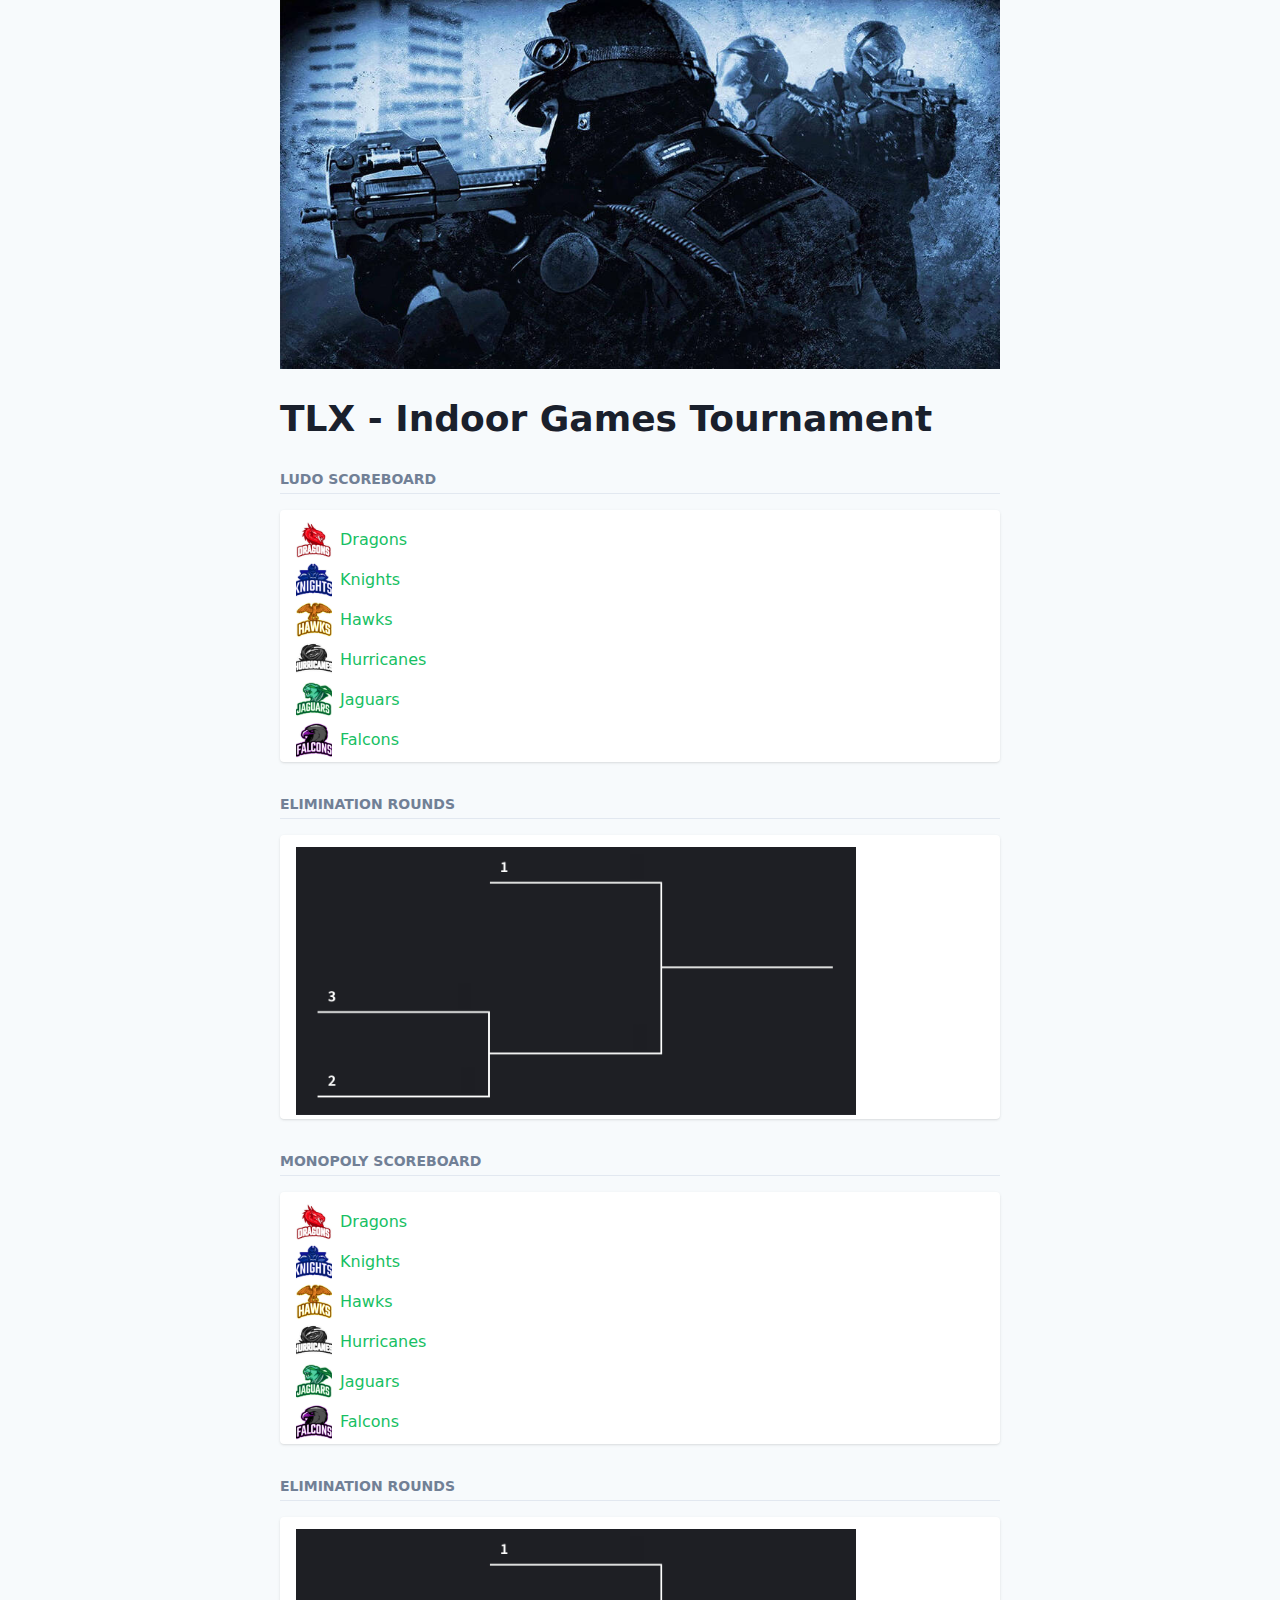
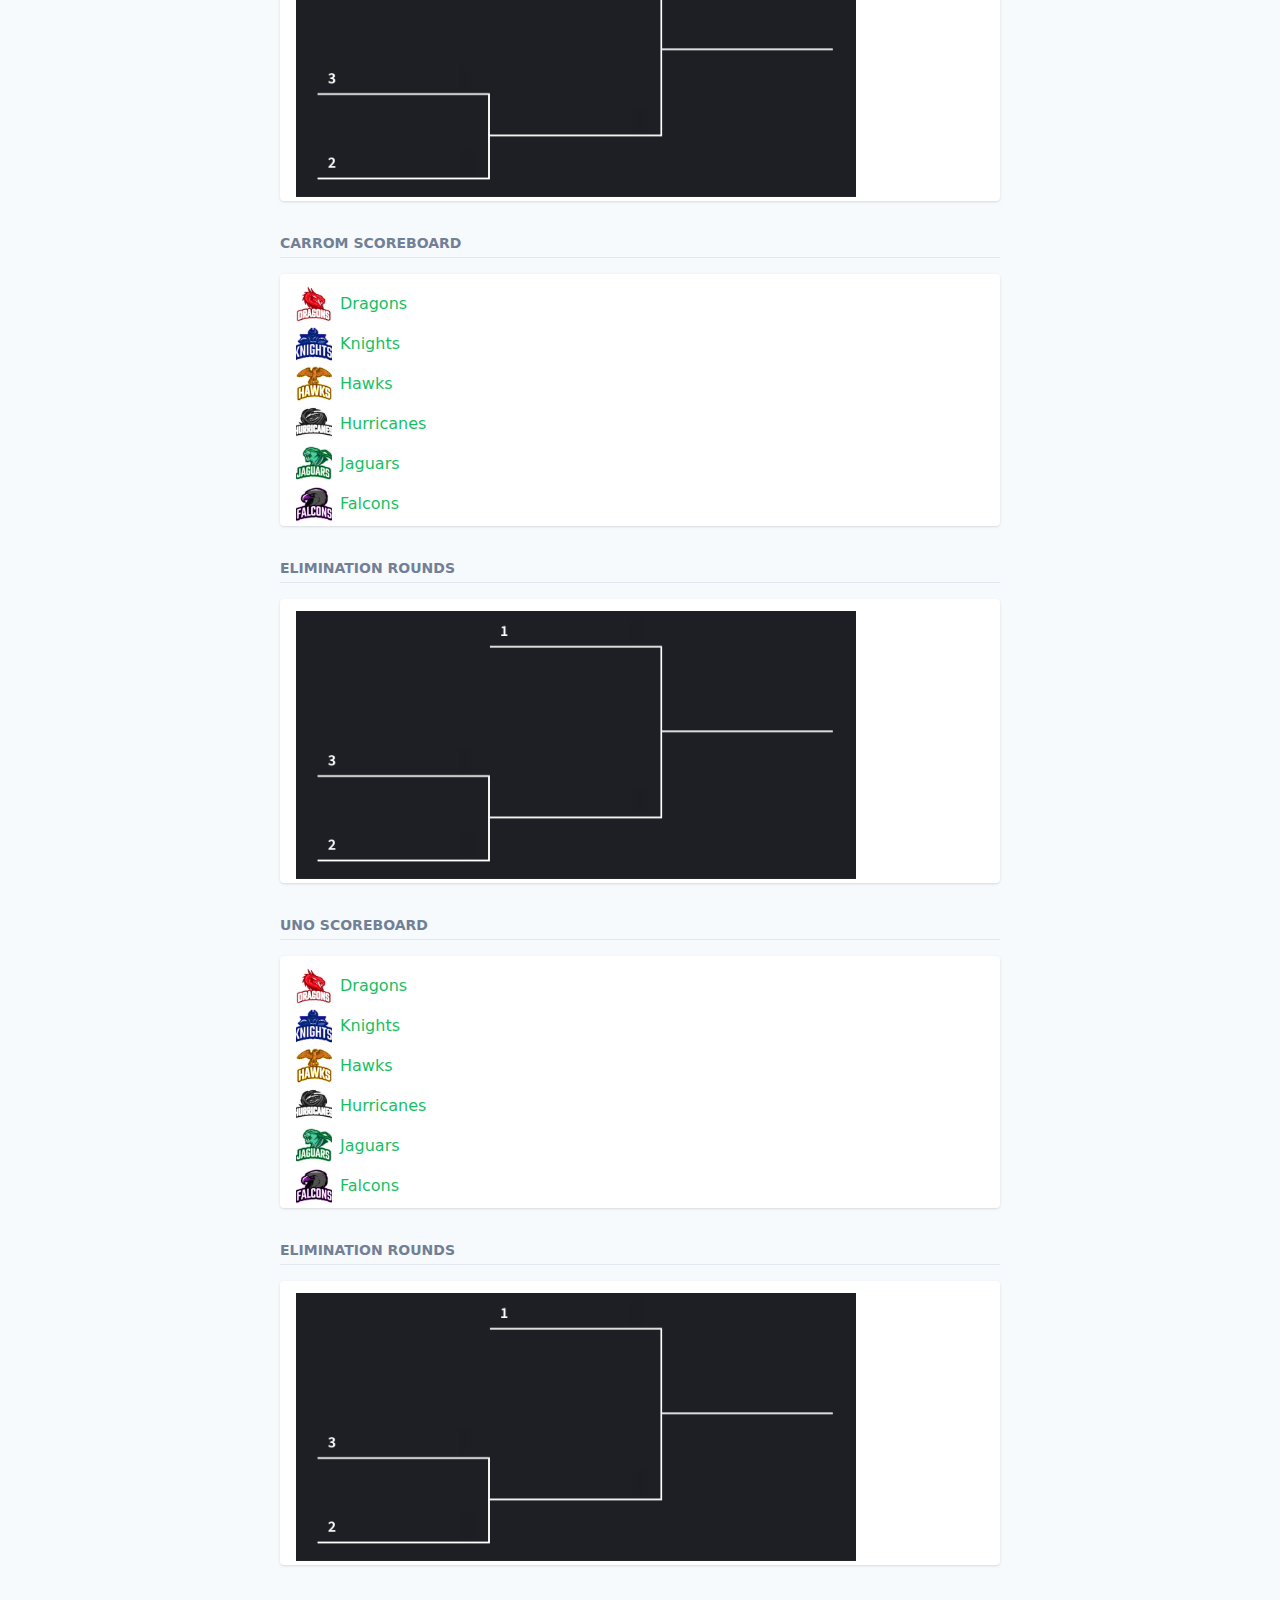
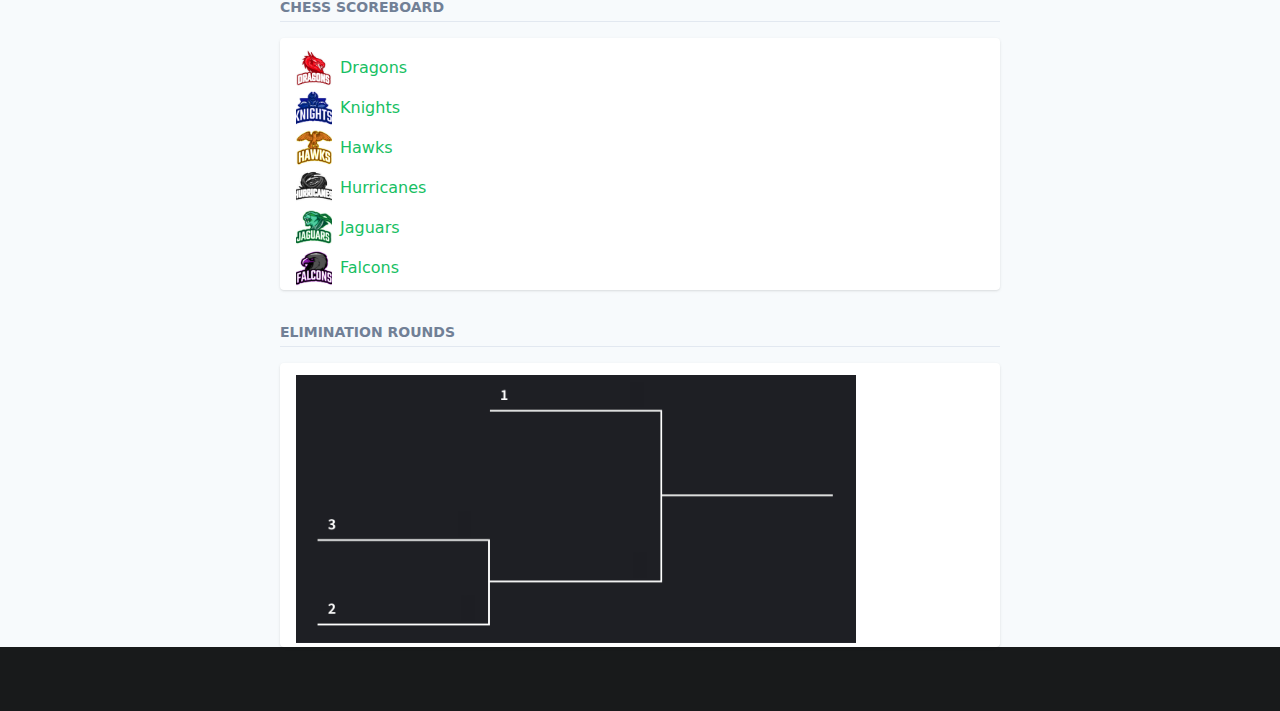
<file: index.html>
<!DOCTYPE html>
<!-- saved from url=(0075)https://.com/tlx3-OgeKNWi/house-wars-cs-RiAWVQ3?s=manage&v=schedule -->
<html lang="en" data-darkreader-mode="dynamic" data-darkreader-scheme="dark">

<head>
  <meta http-equiv="Content-Type" content="text/html; charset=UTF-8">
  <style type="text/css">
    .turbo-progress-bar {
      position: fixed;
      display: block;
      top: 0;
      left: 0;
      height: 3px;
      background: #0076ff;
      z-index: 9999;
      transition:
        width 300ms ease-out,
        opacity 150ms 150ms ease-in;
      transform: translate3d(0, 0, 0);
    }
  </style>
  <style class="darkreader darkreader--sync" media="screen"></style>
  <style class="darkreader darkreader--fallback" media="screen"></style>
  <style class="darkreader darkreader--text" media="screen"></style>
  <style class="darkreader darkreader--invert" media="screen">
    .jfk-bubble.gtx-bubble,
    .captcheck_answer_label>input+img,
    span#closed_text>img[src^="https://www.gstatic.com/images/branding/googlelogo"],
    span[data-href^="https://www.hcaptcha.com/"]>#icon,
    #bit-notification-bar-iframe,
    ::-webkit-calendar-picker-indicator {
      filter: invert(100%) hue-rotate(180deg) contrast(90%) !important;
    }
  </style>
  <style class="darkreader darkreader--inline" media="screen">
    [data-darkreader-inline-bgcolor] {
      background-color: var(--darkreader-inline-bgcolor) !important;
    }

    [data-darkreader-inline-bgimage] {
      background-image: var(--darkreader-inline-bgimage) !important;
    }

    [data-darkreader-inline-border] {
      border-color: var(--darkreader-inline-border) !important;
    }

    [data-darkreader-inline-border-bottom] {
      border-bottom-color: var(--darkreader-inline-border-bottom) !important;
    }

    [data-darkreader-inline-border-left] {
      border-left-color: var(--darkreader-inline-border-left) !important;
    }

    [data-darkreader-inline-border-right] {
      border-right-color: var(--darkreader-inline-border-right) !important;
    }

    [data-darkreader-inline-border-top] {
      border-top-color: var(--darkreader-inline-border-top) !important;
    }

    [data-darkreader-inline-boxshadow] {
      box-shadow: var(--darkreader-inline-boxshadow) !important;
    }

    [data-darkreader-inline-color] {
      color: var(--darkreader-inline-color) !important;
    }

    [data-darkreader-inline-fill] {
      fill: var(--darkreader-inline-fill) !important;
    }

    [data-darkreader-inline-stroke] {
      stroke: var(--darkreader-inline-stroke) !important;
    }

    [data-darkreader-inline-outline] {
      outline-color: var(--darkreader-inline-outline) !important;
    }

    [data-darkreader-inline-stopcolor] {
      stop-color: var(--darkreader-inline-stopcolor) !important;
    }
  </style>
  <style class="darkreader darkreader--variables" media="screen">
    :root {
      --darkreader-neutral-background: #131516;
      --darkreader-neutral-text: #d8d4cf;
      --darkreader-selection-background: #004daa;
      --darkreader-selection-text: #e8e6e3;
    }
  </style>
  <style class="darkreader darkreader--root-vars" media="screen"></style>
  <style class="darkreader darkreader--user-agent" media="screen">
    html {
      background-color: #181a1b !important;
    }

    html {
      color-scheme: dark !important;
    }

    html,
    body,
    input,
    textarea,
    select,
    button {
      background-color: #181a1b;
    }

    html,
    body,
    input,
    textarea,
    select,
    button {
      border-color: #736b5e;
      color: #e8e6e3;
    }

    a {
      color: #3391ff;
    }

    table {
      border-color: #545b5e;
    }

    ::placeholder {
      color: #b2aba1;
    }

    input:-webkit-autofill,
    textarea:-webkit-autofill,
    select:-webkit-autofill {
      background-color: #404400 !important;
      color: #e8e6e3 !important;
    }

    ::-webkit-scrollbar {
      background-color: #202324;
      color: #aba499;
    }

    ::-webkit-scrollbar-thumb {
      background-color: #454a4d;
    }

    ::-webkit-scrollbar-thumb:hover {
      background-color: #575e62;
    }

    ::-webkit-scrollbar-thumb:active {
      background-color: #484e51;
    }

    ::-webkit-scrollbar-corner {
      background-color: #181a1b;
    }

    ::selection {
      background-color: #004daa !important;
      color: #e8e6e3 !important;
    }

    ::-moz-selection {
      background-color: #004daa !important;
      color: #e8e6e3 !important;
    }
  </style>


  <!-- Packs -->
  <link rel="stylesheet" media="all" href="./CS Schedule_files/application-67eb36d4.css" data-turbo-track="reload">
  <style class="darkreader darkreader--cors" media="screen">
    .flatpickr-calendar {
      -webkit-animation: none;
      animation: none;
      background: transparent;
      background: #fff;
      border: 0;
      border-radius: 5px;
      -webkit-box-shadow: 1px 0 0 #e6e6e6, -1px 0 0 #e6e6e6, 0 1px 0 #e6e6e6, 0 -1px 0 #e6e6e6, 0 3px 13px rgba(0, 0, 0, .08);
      box-shadow: 1px 0 0 #e6e6e6, -1px 0 0 #e6e6e6, 0 1px 0 #e6e6e6, 0 -1px 0 #e6e6e6, 0 3px 13px rgba(0, 0, 0, .08);
      -webkit-box-sizing: border-box;
      box-sizing: border-box;
      direction: ltr;
      display: none;
      font-size: 14px;
      line-height: 24px;
      opacity: 0;
      padding: 0;
      position: absolute;
      text-align: center;
      -ms-touch-action: manipulation;
      touch-action: manipulation;
      visibility: hidden;
      width: 307.875px
    }

    .flatpickr-calendar.inline,
    .flatpickr-calendar.open {
      max-height: 640px;
      opacity: 1;
      visibility: visible
    }

    .flatpickr-calendar.open {
      display: inline-block;
      z-index: 99999
    }

    .flatpickr-calendar.animate.open {
      -webkit-animation: fpFadeInDown .3s cubic-bezier(.23, 1, .32, 1);
      animation: fpFadeInDown .3s cubic-bezier(.23, 1, .32, 1)
    }

    .flatpickr-calendar.inline {
      display: block;
      position: relative;
      top: 2px
    }

    .flatpickr-calendar.static {
      position: absolute;
      top: calc(100% + 2px)
    }

    .flatpickr-calendar.static.open {
      display: block;
      z-index: 999
    }

    .flatpickr-calendar.multiMonth .flatpickr-days .dayContainer:nth-child(n+1) .flatpickr-day.inRange:nth-child(7n+7) {
      -webkit-box-shadow: none !important;
      box-shadow: none !important
    }

    .flatpickr-calendar.multiMonth .flatpickr-days .dayContainer:nth-child(n+2) .flatpickr-day.inRange:nth-child(7n+1) {
      -webkit-box-shadow: -2px 0 0 #e6e6e6, 5px 0 0 #e6e6e6;
      box-shadow: -2px 0 0 #e6e6e6, 5px 0 0 #e6e6e6
    }

    .flatpickr-calendar .hasTime .dayContainer,
    .flatpickr-calendar .hasWeeks .dayContainer {
      border-bottom: 0;
      border-bottom-left-radius: 0;
      border-bottom-right-radius: 0
    }

    .flatpickr-calendar .hasWeeks .dayContainer {
      border-left: 0
    }

    .flatpickr-calendar.hasTime .flatpickr-time {
      border-top: 1px solid #e6e6e6;
      height: 40px
    }

    .flatpickr-calendar.noCalendar.hasTime .flatpickr-time {
      height: auto
    }

    .flatpickr-calendar:after,
    .flatpickr-calendar:before {
      border: solid transparent;
      content: "";
      display: block;
      height: 0;
      left: 22px;
      pointer-events: none;
      position: absolute;
      width: 0
    }

    .flatpickr-calendar.arrowRight:after,
    .flatpickr-calendar.arrowRight:before,
    .flatpickr-calendar.rightMost:after,
    .flatpickr-calendar.rightMost:before {
      left: auto;
      right: 22px
    }

    .flatpickr-calendar.arrowCenter:after,
    .flatpickr-calendar.arrowCenter:before {
      left: 50%;
      right: 50%
    }

    .flatpickr-calendar:before {
      border-width: 5px;
      margin: 0 -5px
    }

    .flatpickr-calendar:after {
      border-width: 4px;
      margin: 0 -4px
    }

    .flatpickr-calendar.arrowTop:after,
    .flatpickr-calendar.arrowTop:before {
      bottom: 100%
    }

    .flatpickr-calendar.arrowTop:before {
      border-bottom-color: #e6e6e6
    }

    .flatpickr-calendar.arrowTop:after {
      border-bottom-color: #fff
    }

    .flatpickr-calendar.arrowBottom:after,
    .flatpickr-calendar.arrowBottom:before {
      top: 100%
    }

    .flatpickr-calendar.arrowBottom:before {
      border-top-color: #e6e6e6
    }

    .flatpickr-calendar.arrowBottom:after {
      border-top-color: #fff
    }

    .flatpickr-calendar:focus {
      outline: 0
    }

    .flatpickr-wrapper {
      display: inline-block;
      position: relative
    }

    .flatpickr-months {
      display: -webkit-box;
      display: -webkit-flex;
      display: -ms-flexbox;
      display: flex
    }

    .flatpickr-months .flatpickr-month {
      -webkit-box-flex: 1;
      background: transparent;
      -webkit-flex: 1;
      -ms-flex: 1;
      flex: 1;
      line-height: 1;
      overflow: hidden;
      position: relative;
      text-align: center
    }

    .flatpickr-months .flatpickr-month,
    .flatpickr-months .flatpickr-next-month,
    .flatpickr-months .flatpickr-prev-month {
      fill: rgba(0, 0, 0, .9);
      color: rgba(0, 0, 0, .9);
      height: 34px;
      -webkit-user-select: none;
      -moz-user-select: none;
      -ms-user-select: none;
      user-select: none
    }

    .flatpickr-months .flatpickr-next-month,
    .flatpickr-months .flatpickr-prev-month {
      cursor: pointer;
      padding: 10px;
      position: absolute;
      text-decoration: none;
      top: 0;
      z-index: 3
    }

    .flatpickr-months .flatpickr-next-month.flatpickr-disabled,
    .flatpickr-months .flatpickr-prev-month.flatpickr-disabled {
      display: none
    }

    .flatpickr-months .flatpickr-next-month i,
    .flatpickr-months .flatpickr-prev-month i {
      position: relative
    }

    .flatpickr-months .flatpickr-next-month.flatpickr-prev-month,
    .flatpickr-months .flatpickr-prev-month.flatpickr-prev-month {
      left: 0
    }

    .flatpickr-months .flatpickr-next-month.flatpickr-next-month,
    .flatpickr-months .flatpickr-prev-month.flatpickr-next-month {
      right: 0
    }

    .flatpickr-months .flatpickr-next-month:hover,
    .flatpickr-months .flatpickr-prev-month:hover {
      color: #959ea9
    }

    .flatpickr-months .flatpickr-next-month:hover svg,
    .flatpickr-months .flatpickr-prev-month:hover svg {
      fill: #f64747
    }

    .flatpickr-months .flatpickr-next-month svg,
    .flatpickr-months .flatpickr-prev-month svg {
      height: 14px;
      width: 14px
    }

    .flatpickr-months .flatpickr-next-month svg path,
    .flatpickr-months .flatpickr-prev-month svg path {
      fill: inherit;
      -webkit-transition: fill .1s;
      transition: fill .1s
    }

    .numInputWrapper {
      height: auto;
      position: relative
    }

    .numInputWrapper input,
    .numInputWrapper span {
      display: inline-block
    }

    .numInputWrapper input {
      width: 100%
    }

    .numInputWrapper input::-ms-clear {
      display: none
    }

    .numInputWrapper input::-webkit-inner-spin-button,
    .numInputWrapper input::-webkit-outer-spin-button {
      -webkit-appearance: none;
      margin: 0
    }

    .numInputWrapper span {
      border: 1px solid rgba(57, 57, 57, .15);
      -webkit-box-sizing: border-box;
      box-sizing: border-box;
      cursor: pointer;
      height: 50%;
      line-height: 50%;
      opacity: 0;
      padding: 0 4px 0 2px;
      position: absolute;
      right: 0;
      width: 14px
    }

    .numInputWrapper span:hover {
      background: rgba(0, 0, 0, .1)
    }

    .numInputWrapper span:active {
      background: rgba(0, 0, 0, .2)
    }

    .numInputWrapper span:after {
      content: "";
      display: block;
      position: absolute
    }

    .numInputWrapper span.arrowUp {
      border-bottom: 0;
      top: 0
    }

    .numInputWrapper span.arrowUp:after {
      border-bottom: 4px solid rgba(57, 57, 57, .6);
      border-left: 4px solid transparent;
      border-right: 4px solid transparent;
      top: 26%
    }

    .numInputWrapper span.arrowDown {
      top: 50%
    }

    .numInputWrapper span.arrowDown:after {
      border-left: 4px solid transparent;
      border-right: 4px solid transparent;
      border-top: 4px solid rgba(57, 57, 57, .6);
      top: 40%
    }

    .numInputWrapper span svg {
      height: auto;
      width: inherit
    }

    .numInputWrapper span svg path {
      fill: rgba(0, 0, 0, .5)
    }

    .numInputWrapper:hover {
      background: rgba(0, 0, 0, .05)
    }

    .numInputWrapper:hover span {
      opacity: 1
    }

    .flatpickr-current-month {
      color: inherit;
      display: inline-block;
      font-size: 135%;
      font-weight: 300;
      height: 34px;
      left: 12.5%;
      line-height: inherit;
      line-height: 1;
      padding: 7.48px 0 0;
      position: absolute;
      text-align: center;
      -webkit-transform: translateZ(0);
      transform: translateZ(0);
      width: 75%
    }

    .flatpickr-current-month span.cur-month {
      color: inherit;
      display: inline-block;
      font-family: inherit;
      font-weight: 700;
      margin-left: .5ch;
      padding: 0
    }

    .flatpickr-current-month span.cur-month:hover {
      background: rgba(0, 0, 0, .05)
    }

    .flatpickr-current-month .numInputWrapper {
      display: inline-block;
      width: 6ch;
      width: 7ch\0
    }

    .flatpickr-current-month .numInputWrapper span.arrowUp:after {
      border-bottom-color: rgba(0, 0, 0, .9)
    }

    .flatpickr-current-month .numInputWrapper span.arrowDown:after {
      border-top-color: rgba(0, 0, 0, .9)
    }

    .flatpickr-current-month input.cur-year {
      -webkit-appearance: textfield;
      -moz-appearance: textfield;
      appearance: textfield;
      background: transparent;
      border: 0;
      border-radius: 0;
      -webkit-box-sizing: border-box;
      box-sizing: border-box;
      color: inherit;
      cursor: text;
      display: inline-block;
      font-family: inherit;
      font-size: inherit;
      font-weight: 300;
      height: auto;
      line-height: inherit;
      margin: 0;
      padding: 0 0 0 .5ch;
      vertical-align: initial
    }

    .flatpickr-current-month input.cur-year:focus {
      outline: 0
    }

    .flatpickr-current-month input.cur-year[disabled],
    .flatpickr-current-month input.cur-year[disabled]:hover {
      background: transparent;
      color: rgba(0, 0, 0, .5);
      font-size: 100%;
      pointer-events: none
    }

    .flatpickr-current-month .flatpickr-monthDropdown-months {
      appearance: menulist;
      -webkit-appearance: menulist;
      -moz-appearance: menulist;
      background: transparent;
      border: none;
      border-radius: 0;
      box-sizing: border-box;
      -webkit-box-sizing: border-box;
      color: inherit;
      cursor: pointer;
      font-family: inherit;
      font-size: inherit;
      font-weight: 300;
      height: auto;
      line-height: inherit;
      margin: -1px 0 0;
      outline: none;
      padding: 0 0 0 .5ch;
      position: relative;
      vertical-align: initial;
      width: auto
    }

    .flatpickr-current-month .flatpickr-monthDropdown-months:active,
    .flatpickr-current-month .flatpickr-monthDropdown-months:focus {
      outline: none
    }

    .flatpickr-current-month .flatpickr-monthDropdown-months:hover {
      background: rgba(0, 0, 0, .05)
    }

    .flatpickr-current-month .flatpickr-monthDropdown-months .flatpickr-monthDropdown-month {
      background-color: transparent;
      outline: none;
      padding: 0
    }

    .flatpickr-weekdays {
      -webkit-box-align: center;
      -ms-flex-align: center;
      -webkit-align-items: center;
      align-items: center;
      background: transparent;
      height: 28px;
      overflow: hidden;
      text-align: center;
      width: 100%
    }

    .flatpickr-weekdays,
    .flatpickr-weekdays .flatpickr-weekdaycontainer {
      display: -webkit-box;
      display: -webkit-flex;
      display: -ms-flexbox;
      display: flex
    }

    .flatpickr-weekdays .flatpickr-weekdaycontainer,
    span.flatpickr-weekday {
      -webkit-box-flex: 1;
      -webkit-flex: 1;
      -ms-flex: 1;
      flex: 1
    }

    span.flatpickr-weekday {
      background: transparent;
      color: rgba(0, 0, 0, .54);
      cursor: default;
      display: block;
      font-size: 90%;
      font-weight: bolder;
      line-height: 1;
      margin: 0;
      text-align: center
    }

    .dayContainer,
    .flatpickr-weeks {
      padding: 1px 0 0
    }

    .flatpickr-days {
      -webkit-box-align: start;
      -ms-flex-align: start;
      -webkit-align-items: flex-start;
      align-items: flex-start;
      display: -webkit-box;
      display: -webkit-flex;
      display: -ms-flexbox;
      display: flex;
      overflow: hidden;
      position: relative;
      width: 307.875px
    }

    .flatpickr-days:focus {
      outline: 0
    }

    .dayContainer {
      -ms-flex-pack: justify;
      -webkit-box-sizing: border-box;
      box-sizing: border-box;
      display: inline-block;
      display: -ms-flexbox;
      display: -webkit-box;
      display: -webkit-flex;
      display: flex;
      -webkit-flex-wrap: wrap;
      flex-wrap: wrap;
      -ms-flex-wrap: wrap;
      -webkit-justify-content: space-around;
      justify-content: space-around;
      max-width: 307.875px;
      min-width: 307.875px;
      opacity: 1;
      outline: 0;
      padding: 0;
      text-align: left;
      -webkit-transform: translateZ(0);
      transform: translateZ(0);
      width: 307.875px
    }

    .dayContainer+.dayContainer {
      -webkit-box-shadow: -1px 0 0 #e6e6e6;
      box-shadow: -1px 0 0 #e6e6e6
    }

    .flatpickr-day {
      -ms-flex-preferred-size: 14.2857143%;
      -webkit-box-pack: center;
      -ms-flex-pack: center;
      background: none;
      border: 1px solid transparent;
      border-radius: 150px;
      -webkit-box-sizing: border-box;
      box-sizing: border-box;
      color: #393939;
      cursor: pointer;
      display: inline-block;
      -webkit-flex-basis: 14.2857143%;
      flex-basis: 14.2857143%;
      font-weight: 400;
      height: 39px;
      -webkit-justify-content: center;
      justify-content: center;
      line-height: 39px;
      margin: 0;
      max-width: 39px;
      position: relative;
      text-align: center;
      width: 14.2857143%
    }

    .flatpickr-day.inRange,
    .flatpickr-day.nextMonthDay.inRange,
    .flatpickr-day.nextMonthDay.today.inRange,
    .flatpickr-day.nextMonthDay:focus,
    .flatpickr-day.nextMonthDay:hover,
    .flatpickr-day.prevMonthDay.inRange,
    .flatpickr-day.prevMonthDay.today.inRange,
    .flatpickr-day.prevMonthDay:focus,
    .flatpickr-day.prevMonthDay:hover,
    .flatpickr-day.today.inRange,
    .flatpickr-day:focus,
    .flatpickr-day:hover {
      background: #e6e6e6;
      border-color: #e6e6e6;
      cursor: pointer;
      outline: 0
    }

    .flatpickr-day.today {
      border-color: #959ea9
    }

    .flatpickr-day.today:focus,
    .flatpickr-day.today:hover {
      background: #959ea9;
      border-color: #959ea9;
      color: #fff
    }

    .flatpickr-day.endRange,
    .flatpickr-day.endRange.inRange,
    .flatpickr-day.endRange.nextMonthDay,
    .flatpickr-day.endRange.prevMonthDay,
    .flatpickr-day.endRange:focus,
    .flatpickr-day.endRange:hover,
    .flatpickr-day.selected,
    .flatpickr-day.selected.inRange,
    .flatpickr-day.selected.nextMonthDay,
    .flatpickr-day.selected.prevMonthDay,
    .flatpickr-day.selected:focus,
    .flatpickr-day.selected:hover,
    .flatpickr-day.startRange,
    .flatpickr-day.startRange.inRange,
    .flatpickr-day.startRange.nextMonthDay,
    .flatpickr-day.startRange.prevMonthDay,
    .flatpickr-day.startRange:focus,
    .flatpickr-day.startRange:hover {
      background: #569ff7;
      border-color: #569ff7;
      -webkit-box-shadow: none;
      box-shadow: none;
      color: #fff
    }

    .flatpickr-day.endRange.startRange,
    .flatpickr-day.selected.startRange,
    .flatpickr-day.startRange.startRange {
      border-radius: 50px 0 0 50px
    }

    .flatpickr-day.endRange.endRange,
    .flatpickr-day.selected.endRange,
    .flatpickr-day.startRange.endRange {
      border-radius: 0 50px 50px 0
    }

    .flatpickr-day.endRange.startRange+.endRange:not(:nth-child(7n+1)),
    .flatpickr-day.selected.startRange+.endRange:not(:nth-child(7n+1)),
    .flatpickr-day.startRange.startRange+.endRange:not(:nth-child(7n+1)) {
      -webkit-box-shadow: -10px 0 0 #569ff7;
      box-shadow: -10px 0 0 #569ff7
    }

    .flatpickr-day.endRange.startRange.endRange,
    .flatpickr-day.selected.startRange.endRange,
    .flatpickr-day.startRange.startRange.endRange {
      border-radius: 50px
    }

    .flatpickr-day.inRange {
      border-radius: 0;
      -webkit-box-shadow: -5px 0 0 #e6e6e6, 5px 0 0 #e6e6e6;
      box-shadow: -5px 0 0 #e6e6e6, 5px 0 0 #e6e6e6
    }

    .flatpickr-day.flatpickr-disabled,
    .flatpickr-day.flatpickr-disabled:hover,
    .flatpickr-day.nextMonthDay,
    .flatpickr-day.notAllowed,
    .flatpickr-day.notAllowed.nextMonthDay,
    .flatpickr-day.notAllowed.prevMonthDay,
    .flatpickr-day.prevMonthDay {
      background: transparent;
      border-color: transparent;
      color: rgba(57, 57, 57, .3);
      cursor: default
    }

    .flatpickr-day.flatpickr-disabled,
    .flatpickr-day.flatpickr-disabled:hover {
      color: rgba(57, 57, 57, .1);
      cursor: not-allowed
    }

    .flatpickr-day.week.selected {
      border-radius: 0;
      -webkit-box-shadow: -5px 0 0 #569ff7, 5px 0 0 #569ff7;
      box-shadow: -5px 0 0 #569ff7, 5px 0 0 #569ff7
    }

    .flatpickr-day.hidden {
      visibility: hidden
    }

    .rangeMode .flatpickr-day {
      margin-top: 1px
    }

    .flatpickr-weekwrapper {
      float: left
    }

    .flatpickr-weekwrapper .flatpickr-weeks {
      -webkit-box-shadow: 1px 0 0 #e6e6e6;
      box-shadow: 1px 0 0 #e6e6e6;
      padding: 0 12px
    }

    .flatpickr-weekwrapper .flatpickr-weekday {
      float: none;
      line-height: 28px;
      width: 100%
    }

    .flatpickr-weekwrapper span.flatpickr-day,
    .flatpickr-weekwrapper span.flatpickr-day:hover {
      background: transparent;
      border: none;
      color: rgba(57, 57, 57, .3);
      cursor: default;
      display: block;
      max-width: none;
      width: 100%
    }

    .flatpickr-innerContainer {
      display: block;
      display: -webkit-box;
      display: -webkit-flex;
      display: -ms-flexbox;
      display: flex;
      overflow: hidden
    }

    .flatpickr-innerContainer,
    .flatpickr-rContainer {
      -webkit-box-sizing: border-box;
      box-sizing: border-box
    }

    .flatpickr-rContainer {
      display: inline-block;
      padding: 0
    }

    .flatpickr-time {
      -webkit-box-sizing: border-box;
      box-sizing: border-box;
      display: block;
      display: -webkit-box;
      display: -webkit-flex;
      display: -ms-flexbox;
      display: flex;
      height: 0;
      line-height: 40px;
      max-height: 40px;
      outline: 0;
      overflow: hidden;
      text-align: center
    }

    .flatpickr-time:after {
      clear: both;
      content: "";
      display: table
    }

    .flatpickr-time .numInputWrapper {
      -webkit-box-flex: 1;
      -webkit-flex: 1;
      -ms-flex: 1;
      flex: 1;
      float: left;
      height: 40px;
      width: 40%
    }

    .flatpickr-time .numInputWrapper span.arrowUp:after {
      border-bottom-color: #393939
    }

    .flatpickr-time .numInputWrapper span.arrowDown:after {
      border-top-color: #393939
    }

    .flatpickr-time.hasSeconds .numInputWrapper {
      width: 26%
    }

    .flatpickr-time.time24hr .numInputWrapper {
      width: 49%
    }

    .flatpickr-time input {
      -webkit-appearance: textfield;
      -moz-appearance: textfield;
      appearance: textfield;
      background: transparent;
      border: 0;
      border-radius: 0;
      -webkit-box-shadow: none;
      box-shadow: none;
      -webkit-box-sizing: border-box;
      box-sizing: border-box;
      color: #393939;
      font-size: 14px;
      height: inherit;
      line-height: inherit;
      margin: 0;
      padding: 0;
      position: relative;
      text-align: center
    }

    .flatpickr-time input.flatpickr-hour {
      font-weight: 700
    }

    .flatpickr-time input.flatpickr-minute,
    .flatpickr-time input.flatpickr-second {
      font-weight: 400
    }

    .flatpickr-time input:focus {
      border: 0;
      outline: 0
    }

    .flatpickr-time .flatpickr-am-pm,
    .flatpickr-time .flatpickr-time-separator {
      -ms-flex-item-align: center;
      -webkit-align-self: center;
      align-self: center;
      color: #393939;
      float: left;
      font-weight: 700;
      height: inherit;
      line-height: inherit;
      -webkit-user-select: none;
      -moz-user-select: none;
      -ms-user-select: none;
      user-select: none;
      width: 2%
    }

    .flatpickr-time .flatpickr-am-pm {
      cursor: pointer;
      font-weight: 400;
      outline: 0;
      text-align: center;
      width: 18%
    }

    .flatpickr-time .flatpickr-am-pm:focus,
    .flatpickr-time .flatpickr-am-pm:hover,
    .flatpickr-time input:focus,
    .flatpickr-time input:hover {
      background: #eee
    }

    .flatpickr-input[readonly] {
      cursor: pointer
    }

    @-webkit-keyframes fpFadeInDown {
      0% {
        opacity: 0;
        -webkit-transform: translate3d(0, -20px, 0);
        transform: translate3d(0, -20px, 0)
      }

      to {
        opacity: 1;
        -webkit-transform: translateZ(0);
        transform: translateZ(0)
      }
    }

    @keyframes fpFadeInDown {
      0% {
        opacity: 0;
        -webkit-transform: translate3d(0, -20px, 0);
        transform: translate3d(0, -20px, 0)
      }

      to {
        opacity: 1;
        -webkit-transform: translateZ(0);
        transform: translateZ(0)
      }
    }

    *,
    :after,
    :before {
      border: 0 solid #e5e7eb;
      box-sizing: border-box
    }

    :after,
    :before {
      --tw-content: ""
    }

    html {
      -webkit-text-size-adjust: 100%;
      font-family: ui-sans-serif, system-ui, -apple-system, BlinkMacSystemFont, Segoe UI, Roboto, Helvetica Neue, Arial, Noto Sans, sans-serif, Apple Color Emoji, Segoe UI Emoji, Segoe UI Symbol, Noto Color Emoji;
      line-height: 1.5;
      -moz-tab-size: 4;
      tab-size: 4
    }

    body {
      line-height: inherit;
      margin: 0
    }

    hr {
      border-top-width: 1px;
      color: inherit;
      height: 0
    }

    abbr:where([title]) {
      -webkit-text-decoration: underline dotted;
      text-decoration: underline dotted
    }

    h1,
    h2,
    h3,
    h4,
    h5,
    h6 {
      font-size: inherit;
      font-weight: inherit
    }

    a {
      color: inherit;
      text-decoration: inherit
    }

    b,
    strong {
      font-weight: bolder
    }

    code,
    kbd,
    pre,
    samp {
      font-family: ui-monospace, SFMono-Regular, Menlo, Monaco, Consolas, Liberation Mono, Courier New, monospace;
      font-size: 1em
    }

    small {
      font-size: 80%
    }

    sub,
    sup {
      font-size: 75%;
      line-height: 0;
      position: relative;
      vertical-align: initial
    }

    sub {
      bottom: -.25em
    }

    sup {
      top: -.5em
    }

    table {
      border-collapse: collapse;
      border-color: inherit;
      text-indent: 0
    }

    button,
    input,
    optgroup,
    select,
    textarea {
      color: inherit;
      font-family: inherit;
      font-size: 100%;
      line-height: inherit;
      margin: 0;
      padding: 0
    }

    button,
    select {
      text-transform: none
    }

    [type=button],
    [type=reset],
    [type=submit],
    button {
      -webkit-appearance: button;
      background-color: initial;
      background-image: none
    }

    :-moz-focusring {
      outline: auto
    }

    :-moz-ui-invalid {
      box-shadow: none
    }

    progress {
      vertical-align: initial
    }

    ::-webkit-inner-spin-button,
    ::-webkit-outer-spin-button {
      height: auto
    }

    [type=search] {
      -webkit-appearance: textfield;
      outline-offset: -2px
    }

    ::-webkit-search-decoration {
      -webkit-appearance: none
    }

    ::-webkit-file-upload-button {
      -webkit-appearance: button;
      font: inherit
    }

    summary {
      display: list-item
    }

    blockquote,
    dd,
    dl,
    figure,
    h1,
    h2,
    h3,
    h4,
    h5,
    h6,
    hr,
    p,
    pre {
      margin: 0
    }

    fieldset {
      margin: 0
    }

    fieldset,
    legend {
      padding: 0
    }

    menu,
    ol,
    ul {
      list-style: none;
      margin: 0;
      padding: 0
    }

    textarea {
      resize: vertical
    }

    input::-ms-input-placeholder,
    textarea::-ms-input-placeholder {
      color: #9ca3af
    }

    input::placeholder,
    textarea::placeholder {
      color: #9ca3af
    }

    [role=button],
    button {
      cursor: pointer
    }

    :disabled {
      cursor: default
    }

    audio,
    canvas,
    embed,
    iframe,
    img,
    object,
    svg,
    video {
      display: block;
      vertical-align: middle
    }

    img,
    video {
      height: auto;
      max-width: 100%
    }

    [hidden] {
      display: none
    }

    [multiple],
    [type=date],
    [type=datetime-local],
    [type=email],
    [type=month],
    [type=number],
    [type=password],
    [type=search],
    [type=tel],
    [type=text],
    [type=time],
    [type=url],
    [type=week],
    select,
    textarea {
      --tw-shadow: 0 0 #0000;
      -webkit-appearance: none;
      -moz-appearance: none;
      appearance: none;
      background-color: #fff;
      border-color: #6b7280;
      border-radius: 0;
      border-width: 1px;
      font-size: 1rem;
      line-height: 1.5rem;
      padding: .5rem .75rem
    }

    [multiple]:focus,
    [type=date]:focus,
    [type=datetime-local]:focus,
    [type=email]:focus,
    [type=month]:focus,
    [type=number]:focus,
    [type=password]:focus,
    [type=search]:focus,
    [type=tel]:focus,
    [type=text]:focus,
    [type=time]:focus,
    [type=url]:focus,
    [type=week]:focus,
    select:focus,
    textarea:focus {
      --tw-ring-inset: var(--tw-empty, );
      --tw-ring-offset-width: 0px;
      --tw-ring-offset-color: #fff;
      --tw-ring-color: #2563eb;
      --tw-ring-offset-shadow: var(--tw-ring-inset) 0 0 0 var(--tw-ring-offset-width) var(--tw-ring-offset-color);
      --tw-ring-shadow: var(--tw-ring-inset) 0 0 0 calc(1px + var(--tw-ring-offset-width)) var(--tw-ring-color);
      border-color: #2563eb;
      box-shadow: var(--tw-ring-offset-shadow), var(--tw-ring-shadow), var(--tw-shadow);
      outline: 2px solid transparent;
      outline-offset: 2px
    }

    input::-ms-input-placeholder,
    textarea::-ms-input-placeholder {
      color: #6b7280;
      opacity: 1
    }

    input::placeholder,
    textarea::placeholder {
      color: #6b7280;
      opacity: 1
    }

    ::-webkit-datetime-edit-fields-wrapper {
      padding: 0
    }

    ::-webkit-date-and-time-value {
      min-height: 1.5em
    }

    ::-webkit-datetime-edit,
    ::-webkit-datetime-edit-day-field,
    ::-webkit-datetime-edit-hour-field,
    ::-webkit-datetime-edit-meridiem-field,
    ::-webkit-datetime-edit-millisecond-field,
    ::-webkit-datetime-edit-minute-field,
    ::-webkit-datetime-edit-month-field,
    ::-webkit-datetime-edit-second-field,
    ::-webkit-datetime-edit-year-field {
      padding-bottom: 0;
      padding-top: 0
    }

    select {
      color-adjust: exact;
      background-image: url("data:image/svg+xml;charset=utf-8,%3Csvg xmlns='http://www.w3.org/2000/svg' fill='none' viewBox='0 0 20 20'%3E%3Cpath stroke='%236b7280' stroke-linecap='round' stroke-linejoin='round' stroke-width='1.5' d='m6 8 4 4 4-4'/%3E%3C/svg%3E");
      background-position: right .5rem center;
      background-repeat: no-repeat;
      background-size: 1.5em 1.5em;
      padding-right: 2.5rem;
      -webkit-print-color-adjust: exact;
      print-color-adjust: exact
    }

    [multiple] {
      color-adjust: unset;
      background-image: none;
      background-position: 0 0;
      background-repeat: unset;
      background-size: initial;
      padding-right: .75rem;
      -webkit-print-color-adjust: unset;
      print-color-adjust: unset
    }

    [type=checkbox],
    [type=radio] {
      color-adjust: exact;
      --tw-shadow: 0 0 #0000;
      -webkit-appearance: none;
      -moz-appearance: none;
      appearance: none;
      background-color: #fff;
      background-origin: border-box;
      border-color: #6b7280;
      border-width: 1px;
      color: #2563eb;
      display: inline-block;
      flex-shrink: 0;
      height: 1rem;
      padding: 0;
      -webkit-print-color-adjust: exact;
      print-color-adjust: exact;
      -webkit-user-select: none;
      -moz-user-select: none;
      -ms-user-select: none;
      user-select: none;
      vertical-align: middle;
      width: 1rem
    }

    [type=checkbox] {
      border-radius: 0
    }

    [type=radio] {
      border-radius: 100%
    }

    [type=checkbox]:focus,
    [type=radio]:focus {
      --tw-ring-inset: var(--tw-empty, );
      --tw-ring-offset-width: 2px;
      --tw-ring-offset-color: #fff;
      --tw-ring-color: #2563eb;
      --tw-ring-offset-shadow: var(--tw-ring-inset) 0 0 0 var(--tw-ring-offset-width) var(--tw-ring-offset-color);
      --tw-ring-shadow: var(--tw-ring-inset) 0 0 0 calc(2px + var(--tw-ring-offset-width)) var(--tw-ring-color);
      box-shadow: var(--tw-ring-offset-shadow), var(--tw-ring-shadow), var(--tw-shadow);
      outline: 2px solid transparent;
      outline-offset: 2px
    }

    [type=checkbox]:checked,
    [type=radio]:checked {
      background-color: currentColor;
      background-position: 50%;
      background-repeat: no-repeat;
      background-size: 100% 100%;
      border-color: transparent
    }

    [type=checkbox]:checked {
      background-image: url("data:image/svg+xml;charset=utf-8,%3Csvg viewBox='0 0 16 16' fill='%23fff' xmlns='http://www.w3.org/2000/svg'%3E%3Cpath d='M12.207 4.793a1 1 0 0 1 0 1.414l-5 5a1 1 0 0 1-1.414 0l-2-2a1 1 0 0 1 1.414-1.414L6.5 9.086l4.293-4.293a1 1 0 0 1 1.414 0z'/%3E%3C/svg%3E")
    }

    [type=radio]:checked {
      background-image: url("data:image/svg+xml;charset=utf-8,%3Csvg viewBox='0 0 16 16' fill='%23fff' xmlns='http://www.w3.org/2000/svg'%3E%3Ccircle cx='8' cy='8' r='3'/%3E%3C/svg%3E")
    }

    [type=checkbox]:checked:focus,
    [type=checkbox]:checked:hover,
    [type=radio]:checked:focus,
    [type=radio]:checked:hover {
      background-color: currentColor;
      border-color: transparent
    }

    [type=checkbox]:indeterminate {
      background-color: currentColor;
      background-image: url("data:image/svg+xml;charset=utf-8,%3Csvg xmlns='http://www.w3.org/2000/svg' fill='none' viewBox='0 0 16 16'%3E%3Cpath stroke='%23fff' stroke-linecap='round' stroke-linejoin='round' stroke-width='2' d='M4 8h8'/%3E%3C/svg%3E");
      background-position: 50%;
      background-repeat: no-repeat;
      background-size: 100% 100%;
      border-color: transparent
    }

    [type=checkbox]:indeterminate:focus,
    [type=checkbox]:indeterminate:hover {
      background-color: currentColor;
      border-color: transparent
    }

    [type=file] {
      background: unset;
      border-color: inherit;
      border-radius: 0;
      border-width: 0;
      font-size: unset;
      line-height: inherit;
      padding: 0
    }

    [type=file]:focus {
      outline: 1px solid ButtonText;
      outline: 1px auto -webkit-focus-ring-color
    }

    .shadow {
      box-shadow: 0 1px 3px 0 var(--shadow-color-a), 0 1px 2px 0 var(--shadow-color-b)
    }

    .shadow-md {
      box-shadow: 0 4px 6px -1px var(--shadow-color-a), 0 2px 4px -1px var(--shadow-color-b)
    }

    .shadow-lg {
      box-shadow: 0 10px 15px -3px var(--shadow-color-a), 0 4px 6px -2px var(--shadow-color-b)
    }

    *,
    :after,
    :before {
      --tw-translate-x: 0;
      --tw-translate-y: 0;
      --tw-rotate: 0;
      --tw-skew-x: 0;
      --tw-skew-y: 0;
      --tw-scale-x: 1;
      --tw-scale-y: 1;
      --tw-pan-x: ;
      --tw-pan-y: ;
      --tw-pinch-zoom: ;
      --tw-scroll-snap-strictness: proximity;
      --tw-ordinal: ;
      --tw-slashed-zero: ;
      --tw-numeric-figure: ;
      --tw-numeric-spacing: ;
      --tw-numeric-fraction: ;
      --tw-ring-inset: ;
      --tw-ring-offset-width: 0px;
      --tw-ring-offset-color: #fff;
      --tw-ring-color: rgba(59, 130, 246, .5);
      --tw-ring-offset-shadow: 0 0 #0000;
      --tw-ring-shadow: 0 0 #0000;
      --tw-shadow: 0 0 #0000;
      --tw-shadow-colored: 0 0 #0000;
      --tw-blur: ;
      --tw-brightness: ;
      --tw-contrast: ;
      --tw-grayscale: ;
      --tw-hue-rotate: ;
      --tw-invert: ;
      --tw-saturate: ;
      --tw-sepia: ;
      --tw-drop-shadow: ;
      --tw-backdrop-blur: ;
      --tw-backdrop-brightness: ;
      --tw-backdrop-contrast: ;
      --tw-backdrop-grayscale: ;
      --tw-backdrop-hue-rotate: ;
      --tw-backdrop-invert: ;
      --tw-backdrop-opacity: ;
      --tw-backdrop-saturate: ;
      --tw-backdrop-sepia:
    }

    .alert-error {
      background-color: var(--bg-error);
      border-color: var(--text-error);
      color: var(--text-error)
    }

    .alert-success {
      background-color: var(--bg-success);
      border-color: var(--text-success);
      color: var(--text-success)
    }

    .alert-info {
      background-color: var(--bg-info);
      border-color: var(--text-info);
      color: var(--text-info)
    }

    .alert-warning {
      background-color: var(--bg-warning);
      border-color: var(--text-warning);
      color: var(--text-warning)
    }

    .card {
      --tw-shadow: 0 4px 6px -1px rgba(0, 0, 0, .1), 0 2px 4px -2px rgba(0, 0, 0, .1);
      --tw-shadow-colored: 0 4px 6px -1px var(--tw-shadow-color), 0 2px 4px -2px var(--tw-shadow-color);
      background-color: var(--bg-bright);
      border-radius: .25rem;
      box-shadow: 0 4px 6px -1px var(--shadow-color-a), 0 2px 4px -1px var(--shadow-color-b);
      box-shadow: var(--tw-ring-offset-shadow, 0 0 #0000), var(--tw-ring-shadow, 0 0 #0000), var(--tw-shadow);
      margin-bottom: 2rem;
      max-width: 28rem;
      width: 100%
    }

    @media (min-width:640px) {
      .card {
        display: flex;
        max-width: 100%
      }
    }

    .card h5 {
      line-height: 1;
      margin-bottom: .5rem
    }

    .card p {
      color: var(--text-muted)
    }

    .c-cover {
      background-position: 50%;
      background-size: cover;
      border-bottom-left-radius: .25rem;
      border-top-left-radius: .25rem;
      flex: none;
      height: 10rem;
      overflow: hidden
    }

    @media (min-width:640px) {
      .c-cover {
        height: auto;
        width: 10rem
      }
    }

    .c-main {
      background-color: var(--bg-bright);
      line-height: 1.25;
      padding: 1.25rem
    }

    .c-details {
      color: var(--text-muted);
      font-size: .875rem;
      line-height: 1.25rem
    }

    .c-details>div {
      display: block;
      margin-top: .5rem
    }

    @media (min-width:640px) {
      .c-details>div {
        display: inline-block;
        margin-top: 0
      }

      label+.form-control:not(.c-details>div) {
        margin-top: .25rem
      }
    }

    .c-details .dropdown-menu {
      font-size: 1rem;
      line-height: 1.5rem
    }

    @media (min-width:640px) {
      .c-details .dropdown-menu {
        min-width: 8rem
      }

      .c-details div+div {
        padding-left: .5rem
      }

      .c-details div+div:before {
        content: "·";
        padding-right: .5rem
      }
    }

    .collapse {
      display: block;
      max-height: 0;
      overflow: hidden;
      transition: max-height .5s cubic-bezier(0, 1, 0, 1)
    }

    .collapse.show {
      max-height: 120em;
      transition: max-height .5s ease-in-out
    }

    .collapse-icon {
      --tw-rotate: 0deg;
      display: inline-block;
      transition: transform .3s ease-in-out
    }

    .collapse-icon,
    .collapse-icon.show {
      transform: translate(var(--tw-translate-x), var(--tw-translate-y)) rotate(var(--tw-rotate)) skewX(var(--tw-skew-x)) skewY(var(--tw-skew-y)) scaleX(var(--tw-scale-x)) scaleY(var(--tw-scale-y))
    }

    .collapse-icon.show {
      --tw-rotate: 180deg
    }

    .drilldown-icon {
      --tw-rotate: -90deg
    }

    .drilldown-icon,
    .drilldown-icon.show {
      transform: translate(var(--tw-translate-x), var(--tw-translate-y)) rotate(var(--tw-rotate)) skewX(var(--tw-skew-x)) skewY(var(--tw-skew-y)) scaleX(var(--tw-scale-x)) scaleY(var(--tw-scale-y))
    }

    .drilldown-icon.show {
      --tw-rotate: 90deg
    }

    .dropdown-menu {
      border-radius: .25rem;
      border-width: 1px;
      min-width: 12rem;
      overflow: hidden
    }

    @media (min-width:640px) {
      .dropdown-menu {
        max-width: 16rem
      }
    }

    .list-menu li>a,
    .list-menu li>form {
      border-radius: 0;
      display: block;
      margin: 0;
      padding: .75rem 1rem;
      -webkit-text-decoration-line: none;
      text-decoration-line: none;
      white-space: nowrap
    }

    @media (min-width:640px) {

      .list-menu li>a,
      .list-menu li>form {
        padding-bottom: .5rem;
        padding-top: .5rem
      }
    }

    .form-input {
      padding: .5rem .75rem
    }

    .form-checkbox,
    .form-input,
    .form-select,
    .form-textarea {
      -webkit-appearance: none;
      -moz-appearance: none;
      appearance: none;
      border-radius: .25rem;
      border-width: 1px
    }

    .form-group {
      margin-bottom: 1rem
    }

    .form-input,
    .form-select,
    .form-textarea {
      display: block;
      width: 100%
    }

    label {
      font-weight: 600
    }

    label+.form-control:not(.mt-0) {
      margin-top: .25rem
    }

    .field_with_errors label {
      color: var(--text-error)
    }

    .field_with_errors+.field_with_errors {
      margin-top: .25rem
    }

    .form-input-addon {
      width: auto
    }

    input[type=date],
    input[type=time] {
      min-height: 40px
    }

    .container.padded-sm {
      padding-bottom: 3rem;
      padding-top: 3rem
    }

    @media (min-width:640px) {
      .container.padded-sm {
        padding-bottom: 4rem;
        padding-top: 4rem
      }
    }

    .container.padded {
      padding-bottom: 5rem;
      padding-top: 5rem
    }

    @media (min-width:640px) {
      .container.padded {
        padding-bottom: 6rem;
        padding-top: 6rem
      }
    }

    .app-body .container {
      max-width: 64rem
    }

    .container.container-md {
      max-width: 48rem
    }

    .container.container-lg {
      max-width: 56rem
    }

    .mid-dotted+.mid-dotted {
      padding-left: .75rem
    }

    .mid-dotted+.mid-dotted:before {
      content: "·";
      padding-right: 1rem
    }

    .list-lg li {
      margin-bottom: 1rem;
      margin-left: 1.25rem
    }

    .list-lg li:last-child {
      margin-bottom: 0
    }

    .max-w-2xs {
      max-width: 16rem
    }

    .max-w-3xs {
      max-width: 10rem
    }

    .min-w-4rem {
      min-width: 4rem
    }

    .pills {
      align-items: center;
      display: flex;
      flex-wrap: wrap;
      margin-bottom: 1rem
    }

    .pagination .current {
      font-style: normal
    }

    .pagination .current,
    .pagination .gap,
    .pagination .previous_page,
    .pagination a,
    .pills a {
      border-radius: .375rem;
      font-size: .875rem;
      font-weight: 500;
      line-height: 1.25rem;
      padding: .5rem .75rem
    }

    .pagination>:not([hidden])~:not([hidden]),
    .pills>:not([hidden])~:not([hidden]) {
      --tw-space-x-reverse: 0;
      margin-left: calc(1rem*(1 - var(--tw-space-x-reverse)));
      margin-right: calc(1rem*var(--tw-space-x-reverse))
    }

    .pagination,
    .pills {
      line-height: 1
    }

    .pagination a,
    .pills a {
      color: var(--text-muted);
      display: inline-block
    }

    .pagination a:focus,
    .pagination a:hover,
    .pills a:focus,
    .pills a:hover {
      color: var(--text-bright);
      -webkit-text-decoration-line: none;
      text-decoration-line: none
    }

    .pagination .current,
    .pills a[aria-selected=true] {
      background-color: var(--color-primary-faint);
      color: var(--color-primary-hover);
      -webkit-text-decoration-line: none;
      text-decoration-line: none
    }

    .popover-above {
      --tw-shadow: 0 10px 15px -3px rgba(0, 0, 0, .1), 0 4px 6px -4px rgba(0, 0, 0, .1);
      --tw-shadow-colored: 0 10px 15px -3px var(--tw-shadow-color), 0 4px 6px -4px var(--tw-shadow-color);
      background-color: var(--bg-bright);
      border-color: var(--border-gray);
      border-radius: .25rem;
      border-width: 1px;
      box-shadow: 0 10px 15px -3px var(--shadow-color-a), 0 4px 6px -2px var(--shadow-color-b);
      box-shadow: var(--tw-ring-offset-shadow, 0 0 #0000), var(--tw-ring-shadow, 0 0 #0000), var(--tw-shadow);
      font-size: .875rem;
      line-height: 1.25rem;
      max-width: 20rem;
      padding: 1rem;
      position: absolute;
      transform: translateY(-100%)
    }

    @media not print {
      .game {
        --tw-shadow: 0 1px 3px 0 rgba(0, 0, 0, .1), 0 1px 2px -1px rgba(0, 0, 0, .1);
        --tw-shadow-colored: 0 1px 3px 0 var(--tw-shadow-color), 0 1px 2px -1px var(--tw-shadow-color);
        background-color: var(--bg-bright);
        box-shadow: 0 1px 3px 0 var(--shadow-color-a), 0 1px 2px 0 var(--shadow-color-b);
        box-shadow: var(--tw-ring-offset-shadow, 0 0 #0000), var(--tw-ring-shadow, 0 0 #0000), var(--tw-shadow);
        line-height: 1.25;
        margin-bottom: 1rem;
        margin-left: -1.5rem;
        margin-right: -1.5rem;
        padding: .75rem 1rem .25rem
      }

      @media (min-width:640px) {
        .game {
          border-radius: .25rem;
          margin-left: 0;
          margin-right: 0
        }
      }
    }

    @media print {
      .game {
        margin-bottom: 1.5rem
      }
    }

    .game p {
      margin-bottom: 0
    }

    .game .score.played:not(.winner) {
      opacity: .5
    }

    @media not print {
      .game .score.winner:after {
        border-color: transparent var(--text-color) transparent transparent;
        border-style: solid;
        border-width: 6px 6px 6px 0;
        content: "";
        height: 0;
        margin-top: 4px;
        position: absolute;
        right: 0;
        width: 0
      }
    }

    .spinner,
    .spinner:after {
      border-radius: 50%;
      height: 3rem;
      width: 3rem
    }

    .spinner {
      border: .5rem solid var(--border-grayer);
      border-radius: 50%;
      border-right: .5rem solid transparent
    }

    .table {
      width: 100%
    }

    .table td,
    .table th {
      border-bottom-width: 1px;
      border-color: var(--border-grayer);
      overflow: hidden;
      padding: .5rem;
      text-overflow: ellipsis;
      white-space: nowrap
    }

    .table thead>tr:first-child>td,
    .table thead>tr:first-child>th {
      line-height: 1;
      padding-top: 0
    }

    .table tbody>tr:last-child>td,
    .table tbody>tr:last-child>th {
      border-width: 0;
      padding-bottom: 0
    }

    button .show-when-disabled {
      display: none
    }

    button .show-when-enabled,
    button[disabled] .show-when-disabled {
      display: initial
    }

    button[disabled] .show-when-enabled {
      display: none
    }

    body {
      -webkit-font-smoothing: antialiased;
      -moz-osx-font-smoothing: grayscale;
      line-height: 1.5
    }

    h1 {
      font-size: 1.875rem;
      font-weight: 700;
      line-height: 2.25rem
    }

    @media (min-width:640px) {
      h1 {
        font-size: 3rem;
        line-height: 1
      }
    }

    h2 {
      font-size: 1.5rem;
      font-weight: 700;
      line-height: 2rem
    }

    @media (min-width:640px) {
      h2 {
        font-size: 2.25rem;
        line-height: 2.5rem
      }
    }

    h3 {
      font-size: 1.25rem;
      font-weight: 700;
      line-height: 1.75rem
    }

    @media (min-width:640px) {
      h3 {
        font-size: 1.875rem;
        line-height: 2.25rem
      }
    }

    h4 {
      font-size: 1.25rem;
      font-weight: 700;
      line-height: 1.75rem
    }

    @media (min-width:640px) {
      h4 {
        font-size: 1.5rem;
        line-height: 2rem
      }
    }

    h5 {
      font-size: 1.125rem;
      font-weight: 700;
      line-height: 1.75rem
    }

    @media (min-width:640px) {
      h5 {
        font-size: 1.25rem;
        line-height: 1.75rem
      }
    }

    h6 {
      color: var(--text-muted);
      font-size: .875rem;
      font-weight: 700;
      line-height: 1.25rem;
      margin-top: 2rem;
      padding-bottom: .25rem;
      text-transform: uppercase
    }

    @media print {
      h6 {
        margin-top: 1rem;
        padding-bottom: 0
      }
    }

    .title {
      line-height: 1
    }

    .subtitle {
      font-weight: 300;
      margin-bottom: .75rem;
      margin-top: .75rem
    }

    .heading {
      border-bottom-width: 1px;
      border-color: var(--border-grayer);
      margin-bottom: 1rem
    }

    .heading-sm {
      font-size: .75rem;
      letter-spacing: .05em;
      line-height: 1rem
    }

    .help-text {
      color: var(--text-muted);
      font-size: .875rem;
      line-height: 1.25rem;
      margin-top: .25rem
    }

    a:focus,
    a:hover {
      -webkit-text-decoration-line: underline;
      text-decoration-line: underline
    }

    .no-underline-all:focus,
    .no-underline-all:hover {
      -webkit-text-decoration-line: none;
      text-decoration-line: none
    }

    p {
      margin-bottom: .5rem
    }

    p:last-child {
      margin-bottom: 0
    }

    .text-markdown>:first-child {
      margin-top: 0
    }

    label+.form-control:not(.text-markdown>:first-child) {
      margin-top: .25rem
    }

    .text-markdown ul {
      list-style-position: inside;
      list-style-type: disc
    }

    .text-markdown ol {
      list-style-position: inside;
      list-style-type: decimal
    }

    .text-markdown blockquote {
      color: var(--text-muted);
      font-style: italic;
      margin-bottom: 1.5rem
    }

    @media (min-width:640px) {
      .text-markdown {
        --tw-shadow: 0 4px 6px -1px rgba(0, 0, 0, .1), 0 2px 4px -2px rgba(0, 0, 0, .1);
        --tw-shadow-colored: 0 4px 6px -1px var(--tw-shadow-color), 0 2px 4px -2px var(--tw-shadow-color);
        background-color: var(--bg-bright);
        border-radius: .25rem;
        box-shadow: 0 4px 6px -1px var(--shadow-color-a), 0 2px 4px -1px var(--shadow-color-b);
        box-shadow: var(--tw-ring-offset-shadow, 0 0 #0000), var(--tw-ring-shadow, 0 0 #0000), var(--tw-shadow);
        padding: 1.5rem
      }
    }

    @media (min-width:768px) {
      .text-markdown {
        padding: 3rem 4rem
      }
    }

    .text-readable ol,
    .text-readable p,
    .text-readable ul {
      font-size: 1.125rem;
      line-height: 1.75rem;
      line-height: 1.58;
      margin-bottom: 1.5rem
    }

    .text-readable ol.text-readable-mb-0,
    .text-readable ol:last-child,
    .text-readable p.text-readable-mb-0,
    .text-readable p:last-child,
    .text-readable ul.text-readable-mb-0,
    .text-readable ul:last-child {
      margin-bottom: 0
    }

    .text-readable li {
      margin-top: .5rem
    }

    .text-readable li:first-child {
      margin-top: 0
    }

    label+.form-control:not(.text-readable li:first-child) {
      margin-top: .25rem
    }

    .text-readable h1,
    .text-readable h2,
    .text-readable h3,
    .text-readable h4 {
      margin: 1em 0 .5em
    }

    @media (min-width:640px) {

      .text-readable ol,
      .text-readable p,
      .text-readable ul {
        font-size: 1.25rem;
        line-height: 1.75rem;
        margin-bottom: 2rem
      }

      .text-readable ol.text-readable-mb-0,
      .text-readable ol:last-child,
      .text-readable p.text-readable-mb-0,
      .text-readable p:last-child,
      .text-readable ul.text-readable-mb-0,
      .text-readable ul:last-child {
        margin-bottom: 0
      }

      .text-readable li {
        margin-top: 1.25rem
      }

      .text-readable li:first-child {
        margin-top: 0
      }

      label+.form-control:not(.text-readable li:first-child) {
        margin-top: .25rem
      }
    }

    .container {
      margin-left: auto;
      margin-right: auto;
      padding-left: 1.5rem;
      padding-right: 1.5rem;
      width: 100%
    }

    @media (min-width:640px) {
      .container {
        max-width: 640px
      }
    }

    @media (min-width:768px) {
      .container {
        max-width: 768px
      }
    }

    @media (min-width:1024px) {
      .container {
        max-width: 1024px
      }
    }

    @media (min-width:1280px) {
      .container {
        max-width: 1280px
      }
    }

    .form-input,
    .form-multiselect,
    .form-select,
    .form-textarea {
      --tw-shadow: 0 0 #0000;
      -webkit-appearance: none;
      -moz-appearance: none;
      appearance: none;
      background-color: #fff;
      border-color: #6b7280;
      border-radius: 0;
      border-width: 1px;
      font-size: 1rem;
      line-height: 1.5rem;
      padding: .5rem .75rem
    }

    .form-input:focus,
    .form-multiselect:focus,
    .form-select:focus,
    .form-textarea:focus {
      --tw-ring-inset: var(--tw-empty, );
      --tw-ring-offset-width: 0px;
      --tw-ring-offset-color: #fff;
      --tw-ring-color: #2563eb;
      --tw-ring-offset-shadow: var(--tw-ring-inset) 0 0 0 var(--tw-ring-offset-width) var(--tw-ring-offset-color);
      --tw-ring-shadow: var(--tw-ring-inset) 0 0 0 calc(1px + var(--tw-ring-offset-width)) var(--tw-ring-color);
      border-color: #2563eb;
      box-shadow: var(--tw-ring-offset-shadow), var(--tw-ring-shadow), var(--tw-shadow);
      outline: 2px solid transparent;
      outline-offset: 2px
    }

    .form-input::-ms-input-placeholder,
    .form-textarea::-ms-input-placeholder {
      color: #6b7280;
      opacity: 1
    }

    .form-input::placeholder,
    .form-textarea::placeholder {
      color: #6b7280;
      opacity: 1
    }

    .form-input::-webkit-datetime-edit-fields-wrapper {
      padding: 0
    }

    .form-input::-webkit-date-and-time-value {
      min-height: 1.5em
    }

    .form-input::-webkit-datetime-edit,
    .form-input::-webkit-datetime-edit-day-field,
    .form-input::-webkit-datetime-edit-hour-field,
    .form-input::-webkit-datetime-edit-meridiem-field,
    .form-input::-webkit-datetime-edit-millisecond-field,
    .form-input::-webkit-datetime-edit-minute-field,
    .form-input::-webkit-datetime-edit-month-field,
    .form-input::-webkit-datetime-edit-second-field,
    .form-input::-webkit-datetime-edit-year-field {
      padding-bottom: 0;
      padding-top: 0
    }

    .form-select {
      background-image: url("data:image/svg+xml;charset=utf-8,%3Csvg xmlns='http://www.w3.org/2000/svg' fill='none' viewBox='0 0 20 20'%3E%3Cpath stroke='%236b7280' stroke-linecap='round' stroke-linejoin='round' stroke-width='1.5' d='m6 8 4 4 4-4'/%3E%3C/svg%3E");
      background-position: right .5rem center;
      background-repeat: no-repeat;
      background-size: 1.5em 1.5em;
      padding-right: 2.5rem
    }

    .form-checkbox,
    .form-radio,
    .form-select {
      color-adjust: exact;
      -webkit-print-color-adjust: exact;
      print-color-adjust: exact
    }

    .form-checkbox,
    .form-radio {
      --tw-shadow: 0 0 #0000;
      -webkit-appearance: none;
      -moz-appearance: none;
      appearance: none;
      background-color: #fff;
      background-origin: border-box;
      border-color: #6b7280;
      border-width: 1px;
      color: #2563eb;
      display: inline-block;
      flex-shrink: 0;
      height: 1rem;
      padding: 0;
      -webkit-user-select: none;
      -moz-user-select: none;
      -ms-user-select: none;
      user-select: none;
      vertical-align: middle;
      width: 1rem
    }

    .form-checkbox {
      border-radius: 0
    }

    .form-radio {
      border-radius: 100%
    }

    .form-checkbox:focus,
    .form-radio:focus {
      --tw-ring-inset: var(--tw-empty, );
      --tw-ring-offset-width: 2px;
      --tw-ring-offset-color: #fff;
      --tw-ring-color: #2563eb;
      --tw-ring-offset-shadow: var(--tw-ring-inset) 0 0 0 var(--tw-ring-offset-width) var(--tw-ring-offset-color);
      --tw-ring-shadow: var(--tw-ring-inset) 0 0 0 calc(2px + var(--tw-ring-offset-width)) var(--tw-ring-color);
      box-shadow: var(--tw-ring-offset-shadow), var(--tw-ring-shadow), var(--tw-shadow);
      outline: 2px solid transparent;
      outline-offset: 2px
    }

    .form-checkbox:checked,
    .form-radio:checked {
      background-color: currentColor;
      background-position: 50%;
      background-repeat: no-repeat;
      background-size: 100% 100%;
      border-color: transparent
    }

    .form-checkbox:checked {
      background-image: url("data:image/svg+xml;charset=utf-8,%3Csvg viewBox='0 0 16 16' fill='%23fff' xmlns='http://www.w3.org/2000/svg'%3E%3Cpath d='M12.207 4.793a1 1 0 0 1 0 1.414l-5 5a1 1 0 0 1-1.414 0l-2-2a1 1 0 0 1 1.414-1.414L6.5 9.086l4.293-4.293a1 1 0 0 1 1.414 0z'/%3E%3C/svg%3E")
    }

    .form-radio:checked {
      background-image: url("data:image/svg+xml;charset=utf-8,%3Csvg viewBox='0 0 16 16' fill='%23fff' xmlns='http://www.w3.org/2000/svg'%3E%3Ccircle cx='8' cy='8' r='3'/%3E%3C/svg%3E")
    }

    .form-checkbox:checked:focus,
    .form-checkbox:checked:hover,
    .form-radio:checked:focus,
    .form-radio:checked:hover {
      background-color: currentColor;
      border-color: transparent
    }

    .form-checkbox:indeterminate {
      background-color: currentColor;
      background-image: url("data:image/svg+xml;charset=utf-8,%3Csvg xmlns='http://www.w3.org/2000/svg' fill='none' viewBox='0 0 16 16'%3E%3Cpath stroke='%23fff' stroke-linecap='round' stroke-linejoin='round' stroke-width='2' d='M4 8h8'/%3E%3C/svg%3E");
      background-position: 50%;
      background-repeat: no-repeat;
      background-size: 100% 100%;
      border-color: transparent
    }

    .form-checkbox:indeterminate:focus,
    .form-checkbox:indeterminate:hover {
      background-color: currentColor;
      border-color: transparent
    }

    .btn-ui-base {
      align-items: center;
      border-color: transparent;
      border-radius: 9999px;
      border-width: 1px;
      display: flex;
      font-size: 1rem;
      font-weight: 500;
      justify-content: center;
      line-height: 1.5rem;
      padding: .75rem 2rem;
      width: 100%
    }

    @media (min-width:768px) {
      .btn-ui-base {
        font-size: 1.125rem;
        line-height: 1.75rem;
        padding: 1rem 2.5rem
      }
    }

    .btn-ui-base:focus,
    .btn-ui-base:hover {
      -webkit-text-decoration-line: none;
      text-decoration-line: none
    }

    .btn-ui-primary {
      align-items: center;
      border-color: transparent;
      border-radius: 9999px;
      border-width: 1px;
      display: flex;
      font-size: 1rem;
      font-weight: 500;
      justify-content: center;
      line-height: 1.5rem;
      padding: .75rem 2rem;
      width: 100%
    }

    @media (min-width:768px) {
      .btn-ui-primary {
        font-size: 1.125rem;
        line-height: 1.75rem;
        padding: 1rem 2.5rem
      }
    }

    .btn-ui-primary:focus,
    .btn-ui-primary:hover {
      -webkit-text-decoration-line: none;
      text-decoration-line: none
    }

    .btn-ui-primary {
      background-color: var(--color-primary);
      color: var(--text-on-color-primary)
    }

    .btn-ui-primary:focus,
    .btn-ui-primary:hover {
      background-color: var(--color-primary-dark)
    }

    .btn-ui-secondary {
      align-items: center;
      border-color: transparent;
      border-radius: 9999px;
      border-width: 1px;
      display: flex;
      font-size: 1rem;
      font-weight: 500;
      justify-content: center;
      line-height: 1.5rem;
      padding: .75rem 2rem;
      width: 100%
    }

    @media (min-width:768px) {
      .btn-ui-secondary {
        font-size: 1.125rem;
        line-height: 1.75rem;
        padding: 1rem 2.5rem
      }
    }

    .btn-ui-secondary:focus,
    .btn-ui-secondary:hover {
      -webkit-text-decoration-line: none;
      text-decoration-line: none
    }

    .btn-ui-secondary {
      background-color: var(--bg-bright);
      color: var(--color-primary)
    }

    .btn-ui-secondary:focus,
    .btn-ui-secondary:hover {
      background-color: var(--bg-gray)
    }

    .btn-delete {
      --tw-text-opacity: 1;
      background-color: initial;
      color: rgb(239 68 68/var(--tw-text-opacity))
    }

    .btn-delete:focus,
    .btn-delete:hover {
      --tw-text-opacity: 1;
      color: rgb(220 38 38/var(--tw-text-opacity))
    }

    .btn {
      border-radius: 9999px;
      cursor: pointer;
      display: inline-block;
      font-weight: 700;
      margin-bottom: .25rem;
      padding: .5rem 1.5rem
    }

    .btn:focus,
    .btn:hover {
      -webkit-text-decoration-line: none;
      text-decoration-line: none
    }

    .btn:focus {
      box-shadow: 0 0 0 3px var(--color-primary-outline);
      outline: 2px solid transparent;
      outline-offset: 2px
    }

    .btn[disabled] {
      cursor: not-allowed;
      opacity: .5
    }

    .btn-xs {
      padding: .25rem .75rem
    }

    .btn-sm,
    .btn-xs {
      font-size: .875rem;
      line-height: 1.25rem
    }

    .btn-sm {
      padding-left: .5rem;
      padding-right: .5rem
    }

    @media (min-width:768px) {
      .btn-sm {
        padding-left: 1rem;
        padding-right: 1rem
      }
    }

    .btn-lg {
      font-size: 1.125rem;
      line-height: 1.75rem;
      padding: .75rem 2rem
    }

    .btn-default {
      border-color: var(--color-primary);
      border-style: solid;
      border-width: 1px;
      color: var(--color-primary)
    }

    .btn-primary {
      background-color: var(--color-primary);
      color: var(--text-on-color-primary)
    }

    .btn-primary:focus,
    .btn-primary:hover {
      background-color: var(--color-primary-dark)
    }

    .btn-cancel {
      color: var(--text-muted);
      font-weight: 400
    }

    .btn-cancel:focus,
    .btn-cancel:hover {
      color: var(--text-bright)
    }

    .btn-secondary {
      border-color: var(--border-grayer);
      border-style: solid;
      border-width: 1px;
      color: var(--text-color)
    }

    .btn-secondary:focus,
    .btn-secondary:hover {
      background-color: var(--bg-grayest)
    }

    .btn-menu {
      border-radius: .25rem;
      display: inline-block;
      padding: .5rem 1rem;
      -webkit-user-select: none;
      -moz-user-select: none;
      -ms-user-select: none;
      user-select: none
    }

    .btn-menu:focus,
    .btn-menu:hover {
      background-color: var(--bg-grayer);
      -webkit-text-decoration-line: none;
      text-decoration-line: none
    }

    .btn-link {
      background-color: initial;
      cursor: pointer
    }

    .h1-title,
    .ui-title {
      font-weight: 800;
      letter-spacing: -.025em
    }

    .h1-title {
      font-size: 2.25rem;
      line-height: 2.5rem
    }

    @media (min-width:640px) {
      .h1-title {
        font-size: 3rem;
        line-height: 1
      }
    }

    @media (min-width:768px) {
      .h1-title {
        font-size: 3.75rem;
        line-height: 1
      }
    }

    .h2-title {
      font-size: 1.875rem;
      font-weight: 800;
      letter-spacing: -.025em;
      line-height: 2.25rem
    }

    @media (min-width:640px) {
      .h2-title {
        font-size: 2.25rem;
        line-height: 2.5rem
      }
    }

    .text-color {
      color: var(--text-color)
    }

    .text-bright {
      color: var(--text-bright)
    }

    .text-muted {
      color: var(--text-muted)
    }

    .text-faint {
      color: var(--text-faint)
    }

    .text-faintest {
      color: var(--border-grayer)
    }

    .bg-bright {
      background-color: var(--bg-bright)
    }

    .bg-gray {
      background-color: var(--bg-gray)
    }

    .bg-grayer {
      background-color: var(--bg-grayer)
    }

    .bg-grayest {
      background-color: var(--bg-grayest)
    }

    .border-gray,
    .divide-gray>:not([hidden])~:not([hidden]) {
      border-color: var(--border-gray)
    }

    .border-grayer {
      border-color: var(--border-grayer)
    }

    .border-grayest {
      border-color: var(--text-faint)
    }

    .text-primary-hover {
      color: var(--color-primary-hover)
    }

    .bg-primary-dark {
      background-color: var(--color-primary-dark)
    }

    .bg-primary-faint {
      background-color: var(--color-primary-faint)
    }

    .text-success {
      color: var(--text-success)
    }

    .text-error {
      color: var(--text-error)
    }

    .text-info {
      color: var(--text-info)
    }

    .text-warning {
      color: var(--text-warning)
    }

    .focus-ring-primary:focus {
      --tw-ring-offset-shadow: var(--tw-ring-inset) 0 0 0 var(--tw-ring-offset-width) var(--tw-ring-offset-color);
      --tw-ring-shadow: var(--tw-ring-inset) 0 0 0 calc(2px + var(--tw-ring-offset-width)) var(--tw-ring-color);
      --tw-ring-opacity: 1;
      --tw-ring-color: var(--color-primary);
      --tw-ring-offset-color: var(--bg-bright);
      box-shadow: var(--tw-ring-offset-shadow), var(--tw-ring-shadow), var(--tw-shadow, 0 0 #0000);
      outline: 2px solid transparent;
      outline-offset: 2px
    }

    .focus\:text-color:focus,
    .subtitle,
    body {
      color: var(--text-color)
    }

    .text-on-color-primary {
      color: var(--text-on-color-primary)
    }

    h1,
    h2,
    h3,
    h4,
    h5 {
      color: var(--text-bright)
    }

    .btn-default,
    .dropdown-menu,
    .list-menu li a,
    .list-menu li form,
    body {
      background-color: var(--bg-bright)
    }

    @media not print {

      .btn-accent,
      .link-accent {
        color: var(--color-primary)
      }

      .btn-accent:focus,
      .btn-accent:hover,
      .link-accent:focus,
      .link-accent:hover {
        color: var(--color-primary-hover)
      }

      .btn-accent:focus {
        --tw-ring-offset-shadow: var(--tw-ring-inset) 0 0 0 var(--tw-ring-offset-width) var(--tw-ring-offset-color);
        --tw-ring-shadow: var(--tw-ring-inset) 0 0 0 calc(2px + var(--tw-ring-offset-width)) var(--tw-ring-color);
        --tw-ring-offset-width: 2px;
        --tw-ring-opacity: 1;
        --tw-ring-color: var(--color-primary);
        --tw-ring-offset-color: var(--bg-bright);
        border-radius: .375rem;
        box-shadow: var(--tw-ring-offset-shadow), var(--tw-ring-shadow), var(--tw-shadow, 0 0 #0000);
        outline: 2px solid transparent;
        outline-offset: 2px
      }
    }

    .link-accent-hover:focus,
    .link-accent-hover:hover {
      color: var(--color-primary);
      -webkit-text-decoration-line: none;
      text-decoration-line: none
    }

    .list-menu li a:focus,
    .list-menu li a:hover,
    .list-menu li form:focus,
    .list-menu li form:hover {
      background-color: var(--bg-grayer)
    }

    .btn-default:focus,
    .btn-default:hover {
      background-color: var(--bg-gray)
    }

    .form-checkbox,
    .form-radio {
      color: var(--color-primary)
    }

    .form-input::-ms-input-placeholder,
    .form-textarea::-ms-input-placeholder {
      color: var(--text-faint)
    }

    .form-input::placeholder,
    .form-textarea::placeholder {
      color: var(--text-faint)
    }

    .form-checkbox,
    .form-input,
    .form-multiselect,
    .form-radio,
    .form-select,
    .form-textarea {
      background-color: var(--bg-bright);
      border-color: var(--border-grayer)
    }

    .form-checkbox:focus,
    .form-input:focus,
    .form-multiselect:focus,
    .form-radio:focus,
    .form-select:focus,
    .form-textarea:focus {
      border-color: var(--color-primary);
      box-shadow: 0 0 0 1px var(--color-primary-outline)
    }

    .form-checkbox.form-error,
    .form-input.form-error,
    .form-multiselect.form-error,
    .form-radio.form-error,
    .form-select.form-error,
    .form-textarea.form-error {
      border-color: var(--text-error);
      border-width: 2px
    }

    .disabled,
    .form-input-addon {
      color: var(--text-muted)
    }

    .form-input-addon {
      background-color: var(--bg-grayer)
    }

    .sr-only {
      clip: rect(0, 0, 0, 0);
      border-width: 0;
      height: 1px;
      margin: -1px;
      overflow: hidden;
      padding: 0;
      position: absolute;
      white-space: nowrap;
      width: 1px
    }

    .visible {
      visibility: visible
    }

    .fixed {
      position: fixed
    }

    .absolute {
      position: absolute
    }

    .relative {
      position: relative
    }

    .inset-0 {
      bottom: 0;
      top: 0
    }

    .inset-0,
    .inset-x-0 {
      left: 0;
      right: 0
    }

    .inset-y-0 {
      bottom: 0;
      top: 0
    }

    .top-0 {
      top: 0
    }

    .right-full {
      right: 100%
    }

    .left-full {
      left: 100%
    }

    .right-0 {
      right: 0
    }

    .left-0 {
      left: 0
    }

    .bottom-0 {
      bottom: 0
    }

    .z-10 {
      z-index: 10
    }

    .z-30 {
      z-index: 30
    }

    .z-40 {
      z-index: 40
    }

    .float-left {
      float: left
    }

    .-m-3 {
      margin: -.75rem
    }

    .m-0 {
      margin: 0
    }

    .-mx-6 {
      margin-left: -1.5rem;
      margin-right: -1.5rem
    }

    .my-4 {
      margin-bottom: 1rem;
      margin-top: 1rem
    }

    .-mx-1\.5 {
      margin-left: -.375rem;
      margin-right: -.375rem
    }

    .-my-1\.5 {
      margin-bottom: -.375rem;
      margin-top: -.375rem
    }

    .-mx-1 {
      margin-left: -.25rem;
      margin-right: -.25rem
    }

    .-my-1 {
      margin-bottom: -.25rem;
      margin-top: -.25rem
    }

    .mx-auto {
      margin-left: auto;
      margin-right: auto
    }

    .-my-2 {
      margin-bottom: -.5rem;
      margin-top: -.5rem
    }

    .mx-4 {
      margin-left: 1rem;
      margin-right: 1rem
    }

    .-mx-2 {
      margin-left: -.5rem;
      margin-right: -.5rem
    }

    .my-8 {
      margin-bottom: 2rem;
      margin-top: 2rem
    }

    .my-2 {
      margin-bottom: .5rem;
      margin-top: .5rem
    }

    .mx-6 {
      margin-left: 1.5rem;
      margin-right: 1.5rem
    }

    .my-6 {
      margin-bottom: 1.5rem;
      margin-top: 1.5rem
    }

    .my-12 {
      margin-bottom: 3rem;
      margin-top: 3rem
    }

    .mx-1 {
      margin-left: .25rem;
      margin-right: .25rem
    }

    .my-3 {
      margin-bottom: .75rem;
      margin-top: .75rem
    }

    .mb-4 {
      margin-bottom: 1rem
    }

    .mb-8 {
      margin-bottom: 2rem
    }

    .mt-1 {
      margin-top: .25rem
    }

    .mt-8 {
      margin-top: 2rem
    }

    .mt-4 {
      margin-top: 1rem
    }

    .mb-2 {
      margin-bottom: .5rem
    }

    .ml-3 {
      margin-left: .75rem
    }

    .ml-2 {
      margin-left: .5rem
    }

    .-ml-4 {
      margin-left: -1rem
    }

    .mt-3 {
      margin-top: .75rem
    }

    .mt-2 {
      margin-top: .5rem
    }

    .-mb-px {
      margin-bottom: -1px
    }

    .ml-auto {
      margin-left: auto
    }

    .mt-20 {
      margin-top: 5rem
    }

    .mt-10 {
      margin-top: 2.5rem
    }

    .ml-4 {
      margin-left: 1rem
    }

    .mr-6 {
      margin-right: 1.5rem
    }

    .mt-0 {
      margin-top: 0
    }

    .mr-2 {
      margin-right: .5rem
    }

    .mt-6 {
      margin-top: 1.5rem
    }

    .-mr-2 {
      margin-right: -.5rem
    }

    .mt-5 {
      margin-top: 1.25rem
    }

    .mb-0 {
      margin-bottom: 0
    }

    .mt-12 {
      margin-top: 3rem
    }

    .mr-4 {
      margin-right: 1rem
    }

    .mr-10 {
      margin-right: 2.5rem
    }

    .ml-8 {
      margin-left: 2rem
    }

    .mb-16 {
      margin-bottom: 4rem
    }

    .mb-12 {
      margin-bottom: 3rem
    }

    .-mt-8 {
      margin-top: -2rem
    }

    .mb-6 {
      margin-bottom: 1.5rem
    }

    .-mr-1 {
      margin-right: -.25rem
    }

    .-ml-1 {
      margin-left: -.25rem
    }

    .mb-1 {
      margin-bottom: .25rem
    }

    .ml-12 {
      margin-left: 3rem
    }

    .ml-1 {
      margin-left: .25rem
    }

    .-mt-3 {
      margin-top: -.75rem
    }

    .mt-16 {
      margin-top: 4rem
    }

    .ml-16 {
      margin-left: 4rem
    }

    .-mt-1 {
      margin-top: -.25rem
    }

    .mr-8 {
      margin-right: 2rem
    }

    .mb-10 {
      margin-bottom: 2.5rem
    }

    .-mb-2 {
      margin-bottom: -.5rem
    }

    .mb-3 {
      margin-bottom: .75rem
    }

    .mt-0\.5 {
      margin-top: .125rem
    }

    .mr-1 {
      margin-right: .25rem
    }

    .ml-6 {
      margin-left: 1.5rem
    }

    .mb-5 {
      margin-bottom: 1.25rem
    }

    .mb-20 {
      margin-bottom: 5rem
    }

    .mb-32 {
      margin-bottom: 8rem
    }

    .mt-32 {
      margin-top: 8rem
    }

    .mr-3 {
      margin-right: .75rem
    }

    .block {
      display: block
    }

    .inline-block {
      display: inline-block
    }

    .inline {
      display: inline
    }

    .flex {
      display: flex
    }

    .inline-flex {
      display: inline-flex
    }

    .table {
      display: table
    }

    .flow-root {
      display: flow-root
    }

    .grid {
      display: grid
    }

    .contents {
      display: contents
    }

    .hidden {
      display: none
    }

    .h-4 {
      height: 1rem
    }

    .h-6 {
      height: 1.5rem
    }

    .h-9 {
      height: 2.25rem
    }

    .h-full {
      height: 100%
    }

    .h-12 {
      height: 3rem
    }

    .h-screen {
      height: 100vh
    }

    .h-10 {
      height: 2.5rem
    }

    .h-5 {
      height: 1.25rem
    }

    .h-8 {
      height: 2rem
    }

    .h-px {
      height: 1px
    }

    .h-3\/4 {
      height: 75%
    }

    .h-16 {
      height: 4rem
    }

    .h-11 {
      height: 2.75rem
    }

    .h-64 {
      height: 16rem
    }

    .h-20 {
      height: 5rem
    }

    .h-24 {
      height: 6rem
    }

    .h-40 {
      height: 10rem
    }

    .h-auto {
      height: auto
    }

    .max-h-screen {
      max-height: 100vh
    }

    .w-full {
      width: 100%
    }

    .w-3\/4 {
      width: 75%
    }

    .w-5\/6 {
      width: 83.333333%
    }

    .w-screen {
      width: 100vw
    }

    .w-6 {
      width: 1.5rem
    }

    .w-20 {
      width: 5rem
    }

    .w-1\/2 {
      width: 50%
    }

    .w-9 {
      width: 2.25rem
    }

    .w-12 {
      width: 3rem
    }

    .w-64 {
      width: 16rem
    }

    .w-0 {
      width: 0
    }

    .w-10 {
      width: 2.5rem
    }

    .w-5 {
      width: 1.25rem
    }

    .w-48 {
      width: 12rem
    }

    .w-56 {
      width: 14rem
    }

    .w-4 {
      width: 1rem
    }

    .w-1\/12 {
      width: 8.333333%
    }

    .w-1\/6 {
      width: 16.666667%
    }

    .w-1\/3 {
      width: 33.333333%
    }

    .w-5\/12 {
      width: 41.666667%
    }

    .w-7\/12 {
      width: 58.333333%
    }

    .w-2\/3 {
      width: 66.666667%
    }

    .w-11\/12 {
      width: 91.666667%
    }

    .w-16 {
      width: 4rem
    }

    .w-80 {
      width: 20rem
    }

    .w-11 {
      width: 2.75rem
    }

    .w-8 {
      width: 2rem
    }

    .w-auto {
      width: auto
    }

    .max-w-md {
      max-width: 28rem
    }

    .max-w-xs {
      max-width: 20rem
    }

    .max-w-5xl {
      max-width: 64rem
    }

    .max-w-7xl {
      max-width: 80rem
    }

    .max-w-2xl {
      max-width: 42rem
    }

    .max-w-lg {
      max-width: 32rem
    }

    .max-w-4xl {
      max-width: 56rem
    }

    .max-w-3xl {
      max-width: 48rem
    }

    .max-w-xl {
      max-width: 36rem
    }

    .max-w-sm {
      max-width: 24rem
    }

    .max-w-none {
      max-width: none
    }

    .flex-auto {
      flex: 1 1 auto
    }

    .flex-1 {
      flex: 1 1 0%
    }

    .flex-none {
      flex: none
    }

    .flex-initial {
      flex: 0 1 auto
    }

    .flex-shrink-0 {
      flex-shrink: 0
    }

    .flex-grow,
    .grow {
      flex-grow: 1
    }

    .table-fixed {
      table-layout: fixed
    }

    .origin-top-right {
      transform-origin: top right
    }

    .translate-y-1\/4 {
      --tw-translate-y: 25%
    }

    .translate-x-1\/4,
    .translate-y-1\/4 {
      transform: translate(var(--tw-translate-x), var(--tw-translate-y)) rotate(var(--tw-rotate)) skewX(var(--tw-skew-x)) skewY(var(--tw-skew-y)) scaleX(var(--tw-scale-x)) scaleY(var(--tw-scale-y))
    }

    .translate-x-1\/4 {
      --tw-translate-x: 25%
    }

    .-translate-y-3\/4 {
      --tw-translate-y: -75%
    }

    .-translate-x-1\/4,
    .-translate-y-3\/4 {
      transform: translate(var(--tw-translate-x), var(--tw-translate-y)) rotate(var(--tw-rotate)) skewX(var(--tw-skew-x)) skewY(var(--tw-skew-y)) scaleX(var(--tw-scale-x)) scaleY(var(--tw-scale-y))
    }

    .-translate-x-1\/4 {
      --tw-translate-x: -25%
    }

    .transform {
      transform: translate(var(--tw-translate-x), var(--tw-translate-y)) rotate(var(--tw-rotate)) skewX(var(--tw-skew-x)) skewY(var(--tw-skew-y)) scaleX(var(--tw-scale-x)) scaleY(var(--tw-scale-y))
    }

    @-webkit-keyframes pulse {
      50% {
        opacity: .5
      }
    }

    @keyframes pulse {
      50% {
        opacity: .5
      }
    }

    .animate-pulse {
      -webkit-animation: pulse 2s cubic-bezier(.4, 0, .6, 1) infinite;
      animation: pulse 2s cubic-bezier(.4, 0, .6, 1) infinite
    }

    @-webkit-keyframes spin {
      to {
        transform: rotate(1turn)
      }
    }

    @keyframes spin {
      to {
        transform: rotate(1turn)
      }
    }

    .animate-spin {
      -webkit-animation: spin 1s linear infinite;
      animation: spin 1s linear infinite
    }

    .cursor-default {
      cursor: default
    }

    .cursor-pointer {
      cursor: pointer
    }

    .cursor-not-allowed {
      cursor: not-allowed
    }

    .select-none {
      -webkit-user-select: none;
      -moz-user-select: none;
      -ms-user-select: none;
      user-select: none
    }

    .select-all {
      -webkit-user-select: all;
      -moz-user-select: all;
      user-select: all
    }

    .resize-none {
      resize: none
    }

    .list-inside {
      list-style-position: inside
    }

    .list-disc {
      list-style-type: disc
    }

    .appearance-none {
      -webkit-appearance: none;
      -moz-appearance: none;
      appearance: none
    }

    .grid-flow-col {
      grid-auto-flow: column
    }

    .grid-cols-2 {
      grid-template-columns: repeat(2, minmax(0, 1fr))
    }

    .grid-rows-2 {
      grid-template-rows: repeat(2, minmax(0, 1fr))
    }

    .flex-col {
      flex-direction: column
    }

    .flex-wrap {
      flex-wrap: wrap
    }

    .content-center {
      align-content: center
    }

    .items-start {
      align-items: flex-start
    }

    .items-end {
      align-items: flex-end
    }

    .items-center {
      align-items: center
    }

    .items-baseline {
      align-items: baseline
    }

    .justify-start {
      justify-content: flex-start
    }

    .justify-end {
      justify-content: flex-end
    }

    .justify-center {
      justify-content: center
    }

    .justify-between {
      justify-content: space-between
    }

    .gap-8 {
      gap: 2rem
    }

    .gap-6 {
      gap: 1.5rem
    }

    .gap-x-2 {
      column-gap: .5rem
    }

    .gap-y-2 {
      row-gap: .5rem
    }

    .gap-y-8 {
      row-gap: 2rem
    }

    .gap-x-4 {
      column-gap: 1rem
    }

    .gap-y-4 {
      row-gap: 1rem
    }

    .gap-x-8 {
      column-gap: 2rem
    }

    .space-x-4>:not([hidden])~:not([hidden]) {
      --tw-space-x-reverse: 0;
      margin-left: calc(1rem*(1 - var(--tw-space-x-reverse)));
      margin-right: calc(1rem*var(--tw-space-x-reverse))
    }

    .space-y-4>:not([hidden])~:not([hidden]) {
      --tw-space-y-reverse: 0;
      margin-bottom: calc(1rem*var(--tw-space-y-reverse));
      margin-top: calc(1rem*(1 - var(--tw-space-y-reverse)))
    }

    .space-y-2>:not([hidden])~:not([hidden]) {
      --tw-space-y-reverse: 0;
      margin-bottom: calc(.5rem*var(--tw-space-y-reverse));
      margin-top: calc(.5rem*(1 - var(--tw-space-y-reverse)))
    }

    .space-x-10>:not([hidden])~:not([hidden]) {
      --tw-space-x-reverse: 0;
      margin-left: calc(2.5rem*(1 - var(--tw-space-x-reverse)));
      margin-right: calc(2.5rem*var(--tw-space-x-reverse))
    }

    .space-x-8>:not([hidden])~:not([hidden]) {
      --tw-space-x-reverse: 0;
      margin-left: calc(2rem*(1 - var(--tw-space-x-reverse)));
      margin-right: calc(2rem*var(--tw-space-x-reverse))
    }

    .space-y-1>:not([hidden])~:not([hidden]) {
      --tw-space-y-reverse: 0;
      margin-bottom: calc(.25rem*var(--tw-space-y-reverse));
      margin-top: calc(.25rem*(1 - var(--tw-space-y-reverse)))
    }

    .space-x-6>:not([hidden])~:not([hidden]) {
      --tw-space-x-reverse: 0;
      margin-left: calc(1.5rem*(1 - var(--tw-space-x-reverse)));
      margin-right: calc(1.5rem*var(--tw-space-x-reverse))
    }

    .space-y-6>:not([hidden])~:not([hidden]) {
      --tw-space-y-reverse: 0;
      margin-bottom: calc(1.5rem*var(--tw-space-y-reverse));
      margin-top: calc(1.5rem*(1 - var(--tw-space-y-reverse)))
    }

    .space-y-8>:not([hidden])~:not([hidden]) {
      --tw-space-y-reverse: 0;
      margin-bottom: calc(2rem*var(--tw-space-y-reverse));
      margin-top: calc(2rem*(1 - var(--tw-space-y-reverse)))
    }

    .space-y-10>:not([hidden])~:not([hidden]) {
      --tw-space-y-reverse: 0;
      margin-bottom: calc(2.5rem*var(--tw-space-y-reverse));
      margin-top: calc(2.5rem*(1 - var(--tw-space-y-reverse)))
    }

    .space-y-16>:not([hidden])~:not([hidden]) {
      --tw-space-y-reverse: 0;
      margin-bottom: calc(4rem*var(--tw-space-y-reverse));
      margin-top: calc(4rem*(1 - var(--tw-space-y-reverse)))
    }

    .divide-y>:not([hidden])~:not([hidden]) {
      --tw-divide-y-reverse: 0;
      border-bottom-width: calc(1px*var(--tw-divide-y-reverse));
      border-top-width: calc(1px*(1 - var(--tw-divide-y-reverse)))
    }

    .overflow-auto {
      overflow: auto
    }

    .overflow-hidden {
      overflow: hidden
    }

    .overflow-x-auto {
      overflow-x: auto
    }

    .overflow-y-auto {
      overflow-y: auto
    }

    .truncate {
      overflow: hidden;
      text-overflow: ellipsis
    }

    .truncate,
    .whitespace-nowrap {
      white-space: nowrap
    }

    .break-all {
      word-break: break-all
    }

    .rounded {
      border-radius: .25rem
    }

    .rounded-md {
      border-radius: .375rem
    }

    .rounded-lg {
      border-radius: .5rem
    }

    .rounded-full {
      border-radius: 9999px
    }

    .rounded-none {
      border-radius: 0
    }

    .rounded-r-none {
      border-bottom-right-radius: 0;
      border-top-right-radius: 0
    }

    .rounded-l-none {
      border-bottom-left-radius: 0;
      border-top-left-radius: 0
    }

    .rounded-l {
      border-bottom-left-radius: .25rem;
      border-top-left-radius: .25rem
    }

    .border {
      border-width: 1px
    }

    .border-0 {
      border-width: 0
    }

    .border-b-2 {
      border-bottom-width: 2px
    }

    .border-b {
      border-bottom-width: 1px
    }

    .border-r {
      border-right-width: 1px
    }

    .border-t {
      border-top-width: 1px
    }

    .border-t-2 {
      border-top-width: 2px
    }

    .border-solid {
      border-style: solid
    }

    .border-primary {
      border-color: var(--color-primary)
    }

    .border-transparent {
      border-color: transparent
    }

    .bg-primary {
      background-color: var(--color-primary)
    }

    .bg-transparent {
      background-color: initial
    }

    .bg-gray-500 {
      --tw-bg-opacity: 1;
      background-color: rgb(107 114 128/var(--tw-bg-opacity))
    }

    .bg-white {
      --tw-bg-opacity: 1;
      background-color: rgb(255 255 255/var(--tw-bg-opacity))
    }

    .bg-black {
      --tw-bg-opacity: 1;
      background-color: rgb(0 0 0/var(--tw-bg-opacity))
    }

    .bg-gray-900 {
      --tw-bg-opacity: 1;
      background-color: rgb(17 24 39/var(--tw-bg-opacity))
    }

    .bg-cover {
      background-size: cover
    }

    .bg-center {
      background-position: 50%
    }

    .fill-current {
      fill: currentColor
    }

    .p-4 {
      padding: 1rem
    }

    .p-3 {
      padding: .75rem
    }

    .p-2 {
      padding: .5rem
    }

    .p-1\.5 {
      padding: .375rem
    }

    .p-1 {
      padding: .25rem
    }

    .p-8 {
      padding: 2rem
    }

    .p-6 {
      padding: 1.5rem
    }

    .p-5 {
      padding: 1.25rem
    }

    .py-1 {
      padding-bottom: .25rem;
      padding-top: .25rem
    }

    .px-4 {
      padding-left: 1rem;
      padding-right: 1rem
    }

    .py-2 {
      padding-bottom: .5rem;
      padding-top: .5rem
    }

    .px-2 {
      padding-left: .5rem;
      padding-right: .5rem
    }

    .py-4 {
      padding-bottom: 1rem;
      padding-top: 1rem
    }

    .px-1 {
      padding-left: .25rem;
      padding-right: .25rem
    }

    .py-0\.5 {
      padding-bottom: .125rem;
      padding-top: .125rem
    }

    .px-2\.5 {
      padding-left: .625rem;
      padding-right: .625rem
    }

    .py-0 {
      padding-bottom: 0;
      padding-top: 0
    }

    .px-5 {
      padding-left: 1.25rem;
      padding-right: 1.25rem
    }

    .py-5 {
      padding-bottom: 1.25rem;
      padding-top: 1.25rem
    }

    .px-6 {
      padding-left: 1.5rem;
      padding-right: 1.5rem
    }

    .py-3 {
      padding-bottom: .75rem;
      padding-top: .75rem
    }

    .py-8 {
      padding-bottom: 2rem;
      padding-top: 2rem
    }

    .px-3 {
      padding-left: .75rem;
      padding-right: .75rem
    }

    .py-12 {
      padding-bottom: 3rem;
      padding-top: 3rem
    }

    .py-6 {
      padding-bottom: 1.5rem;
      padding-top: 1.5rem
    }

    .px-8 {
      padding-left: 2rem;
      padding-right: 2rem
    }

    .py-16 {
      padding-bottom: 4rem;
      padding-top: 4rem
    }

    .px-16 {
      padding-left: 4rem;
      padding-right: 4rem
    }

    .py-32 {
      padding-bottom: 8rem;
      padding-top: 8rem
    }

    .pl-3 {
      padding-left: .75rem
    }

    .pr-10 {
      padding-right: 2.5rem
    }

    .pr-4 {
      padding-right: 1rem
    }

    .pr-2 {
      padding-right: .5rem
    }

    .pt-6 {
      padding-top: 1.5rem
    }

    .pb-8 {
      padding-bottom: 2rem
    }

    .pt-8 {
      padding-top: 2rem
    }

    .pb-6 {
      padding-bottom: 1.5rem
    }

    .pb-2 {
      padding-bottom: .5rem
    }

    .pt-5 {
      padding-top: 1.25rem
    }

    .pb-4 {
      padding-bottom: 1rem
    }

    .pt-20 {
      padding-top: 5rem
    }

    .pb-16 {
      padding-bottom: 4rem
    }

    .pb-3 {
      padding-bottom: .75rem
    }

    .pt-16 {
      padding-top: 4rem
    }

    .pl-0 {
      padding-left: 0
    }

    .pb-32 {
      padding-bottom: 8rem
    }

    .pt-2 {
      padding-top: .5rem
    }

    .pl-6 {
      padding-left: 1.5rem
    }

    .pt-12 {
      padding-top: 3rem
    }

    .pb-12 {
      padding-bottom: 3rem
    }

    .pt-4 {
      padding-top: 1rem
    }

    .pb-24 {
      padding-bottom: 6rem
    }

    .pb-64 {
      padding-bottom: 16rem
    }

    .pl-2 {
      padding-left: .5rem
    }

    .pb-40 {
      padding-bottom: 10rem
    }

    .pt-3 {
      padding-top: .75rem
    }

    .pb-1 {
      padding-bottom: .25rem
    }

    .pt-0 {
      padding-top: 0
    }

    .text-left {
      text-align: left
    }

    .text-center {
      text-align: center
    }

    .text-right {
      text-align: right
    }

    .align-top {
      vertical-align: top
    }

    .align-middle {
      vertical-align: middle
    }

    .font-mono {
      font-family: ui-monospace, SFMono-Regular, Menlo, Monaco, Consolas, Liberation Mono, Courier New, monospace
    }

    .text-sm {
      font-size: .875rem;
      line-height: 1.25rem
    }

    .text-base {
      font-size: 1rem;
      line-height: 1.5rem
    }

    .text-xs {
      font-size: .75rem;
      line-height: 1rem
    }

    .text-2xl {
      font-size: 1.5rem;
      line-height: 2rem
    }

    .text-6xl {
      font-size: 3.75rem;
      line-height: 1
    }

    .text-xl {
      font-size: 1.25rem;
      line-height: 1.75rem
    }

    .text-5xl {
      font-size: 3rem;
      line-height: 1
    }

    .text-lg {
      font-size: 1.125rem;
      line-height: 1.75rem
    }

    .text-4xl {
      font-size: 2.25rem;
      line-height: 2.5rem
    }

    .text-3xl {
      font-size: 1.875rem;
      line-height: 2.25rem
    }

    .font-medium {
      font-weight: 500
    }

    .font-bold {
      font-weight: 700
    }

    .font-normal {
      font-weight: 400
    }

    .font-semibold {
      font-weight: 600
    }

    .font-extrabold {
      font-weight: 800
    }

    .font-light {
      font-weight: 300
    }

    .uppercase {
      text-transform: uppercase
    }

    .capitalize {
      text-transform: capitalize
    }

    .normal-case {
      text-transform: none
    }

    .leading-none {
      line-height: 1
    }

    .leading-relaxed {
      line-height: 1.625
    }

    .leading-6 {
      line-height: 1.5rem
    }

    .leading-normal {
      line-height: 1.5
    }

    .leading-loose {
      line-height: 2
    }

    .leading-tight {
      line-height: 1.25
    }

    .tracking-tight {
      letter-spacing: -.025em
    }

    .tracking-wider {
      letter-spacing: .05em
    }

    .tracking-wide {
      letter-spacing: .025em
    }

    .text-primary {
      color: var(--color-primary)
    }

    .text-green-500 {
      --tw-text-opacity: 1;
      color: rgb(34 197 94/var(--tw-text-opacity))
    }

    .text-white {
      --tw-text-opacity: 1;
      color: rgb(255 255 255/var(--tw-text-opacity))
    }

    .text-red-600 {
      --tw-text-opacity: 1;
      color: rgb(220 38 38/var(--tw-text-opacity))
    }

    .text-red-400 {
      --tw-text-opacity: 1;
      color: rgb(248 113 113/var(--tw-text-opacity))
    }

    .text-blue-400 {
      --tw-text-opacity: 1;
      color: rgb(96 165 250/var(--tw-text-opacity))
    }

    .text-green-400 {
      --tw-text-opacity: 1;
      color: rgb(74 222 128/var(--tw-text-opacity))
    }

    .text-yellow-400 {
      --tw-text-opacity: 1;
      color: rgb(250 204 21/var(--tw-text-opacity))
    }

    .underline {
      -webkit-text-decoration-line: underline;
      text-decoration-line: underline
    }

    .antialiased {
      -webkit-font-smoothing: antialiased;
      -moz-osx-font-smoothing: grayscale
    }

    .opacity-50 {
      opacity: .5
    }

    .opacity-75 {
      opacity: .75
    }

    .opacity-80 {
      opacity: .8
    }

    .shadow {
      --tw-shadow: 0 1px 3px 0 rgba(0, 0, 0, .1), 0 1px 2px -1px rgba(0, 0, 0, .1);
      --tw-shadow-colored: 0 1px 3px 0 var(--tw-shadow-color), 0 1px 2px -1px var(--tw-shadow-color)
    }

    .shadow,
    .shadow-md {
      box-shadow: var(--tw-ring-offset-shadow, 0 0 #0000), var(--tw-ring-shadow, 0 0 #0000), var(--tw-shadow)
    }

    .shadow-md {
      --tw-shadow: 0 4px 6px -1px rgba(0, 0, 0, .1), 0 2px 4px -2px rgba(0, 0, 0, .1);
      --tw-shadow-colored: 0 4px 6px -1px var(--tw-shadow-color), 0 2px 4px -2px var(--tw-shadow-color)
    }

    .shadow-lg {
      --tw-shadow: 0 10px 15px -3px rgba(0, 0, 0, .1), 0 4px 6px -4px rgba(0, 0, 0, .1);
      --tw-shadow-colored: 0 10px 15px -3px var(--tw-shadow-color), 0 4px 6px -4px var(--tw-shadow-color)
    }

    .shadow-lg,
    .shadow-sm {
      box-shadow: var(--tw-ring-offset-shadow, 0 0 #0000), var(--tw-ring-shadow, 0 0 #0000), var(--tw-shadow)
    }

    .shadow-sm {
      --tw-shadow: 0 1px 2px 0 rgba(0, 0, 0, .05);
      --tw-shadow-colored: 0 1px 2px 0 var(--tw-shadow-color)
    }

    .outline-none {
      outline: 2px solid transparent;
      outline-offset: 2px
    }

    .outline {
      outline-style: solid
    }

    .ring-1 {
      --tw-ring-offset-shadow: var(--tw-ring-inset) 0 0 0 var(--tw-ring-offset-width) var(--tw-ring-offset-color);
      --tw-ring-shadow: var(--tw-ring-inset) 0 0 0 calc(1px + var(--tw-ring-offset-width)) var(--tw-ring-color)
    }

    .ring-1,
    .ring-2 {
      box-shadow: var(--tw-ring-offset-shadow), var(--tw-ring-shadow), var(--tw-shadow, 0 0 #0000)
    }

    .ring-2 {
      --tw-ring-offset-shadow: var(--tw-ring-inset) 0 0 0 var(--tw-ring-offset-width) var(--tw-ring-offset-color);
      --tw-ring-shadow: var(--tw-ring-inset) 0 0 0 calc(2px + var(--tw-ring-offset-width)) var(--tw-ring-color)
    }

    .ring-black {
      --tw-ring-opacity: 1;
      --tw-ring-color: rgb(0 0 0/var(--tw-ring-opacity))
    }

    .ring-opacity-5 {
      --tw-ring-opacity: 0.05
    }

    .filter {
      filter: var(--tw-blur) var(--tw-brightness) var(--tw-contrast) var(--tw-grayscale) var(--tw-hue-rotate) var(--tw-invert) var(--tw-saturate) var(--tw-sepia) var(--tw-drop-shadow)
    }

    .transition {
      transition-duration: .15s;
      transition-property: color, background-color, border-color, fill, stroke, opacity, box-shadow, transform, filter, -webkit-text-decoration-color, -webkit-backdrop-filter;
      transition-property: color, background-color, border-color, text-decoration-color, fill, stroke, opacity, box-shadow, transform, filter, backdrop-filter;
      transition-property: color, background-color, border-color, text-decoration-color, fill, stroke, opacity, box-shadow, transform, filter, backdrop-filter, -webkit-text-decoration-color, -webkit-backdrop-filter;
      transition-timing-function: cubic-bezier(.4, 0, .2, 1)
    }

    :root {
      --color-primary: #17bf63;
      --color-primary-outline: rgba(23, 191, 99, .5);
      --color-primary-faint: rgba(23, 191, 99, .1);
      --color-primary-light: #61f392;
      --color-primary-dark: #008d36;
      --color-primary-hover: var(--color-primary-dark);
      --text-on-color-primary: #fff;
      --bg-bright: #fff;
      --bg-gray: #f7fafc;
      --bg-grayer: #edf2f7;
      --bg-grayest: #e2e8f0;
      --border-gray: #edf2f7;
      --border-grayer: #e2e8f0;
      --text-bright: #1a202c;
      --text-color: #4a5568;
      --text-muted: #718096;
      --text-faint: #a0aec0;
      --shadow-color-a: rgba(0, 0, 0, .1);
      --shadow-color-b: rgba(0, 0, 0, .06);
      --bg-error: #fff5f5;
      --bg-warning: #ffffe5;
      --bg-info: #ebf8ff;
      --bg-success: #f0fff4;
      --text-error: #e53e3e;
      --text-warning: #b7791f;
      --text-info: #3182ce;
      --text-success: #38a169
    }

    @media(prefers-color-scheme:dark) {
      :root {
        --color-primary-hover: var(--color-primary-light);
        --bg-bright: #1a202c;
        --bg-gray: #131720;
        --bg-grayer: #0b0e13;
        --bg-grayest: #000;
        --border-gray: #202837;
        --border-grayer: #262f40;
        --text-bright: #edf2f7;
        --text-color: #a0aec0;
        --text-faint: #4a5568;
        --shadow-color-a: rgba(0, 0, 0, .2);
        --shadow-color-b: rgba(0, 0, 0, .12);
        --bg-error: #311212;
        --bg-warning: #361f07;
        --bg-info: #172436;
        --bg-success: #132f22;
        --text-error: #f56565;
        --text-warning: #ecc94b;
        --text-info: #63b3ed;
        --text-success: #68d391
      }
    }

    body[data-color-scheme=light] {
      --color-primary-hover: var(--color-primary-dark);
      --bg-bright: #fff;
      --bg-gray: #f7fafc;
      --bg-grayer: #edf2f7;
      --bg-grayest: #e2e8f0;
      --border-gray: #edf2f7;
      --border-grayer: #e2e8f0;
      --text-bright: #1a202c;
      --text-color: #4a5568;
      --text-faint: #a0aec0;
      --shadow-color-a: rgba(0, 0, 0, .1);
      --shadow-color-b: rgba(0, 0, 0, .06);
      --bg-error: #fff5f5;
      --bg-warning: #ffffe5;
      --bg-info: #ebf8ff;
      --bg-success: #f0fff4;
      --text-error: #e53e3e;
      --text-warning: #b7791f;
      --text-info: #3182ce;
      --text-success: #38a169
    }

    body[data-color-scheme=dark] {
      --color-primary-hover: var(--color-primary-light);
      --bg-bright: #1a202c;
      --bg-gray: #131720;
      --bg-grayer: #0b0e13;
      --bg-grayest: #000;
      --text-bright: #edf2f7;
      --text-color: #a0aec0;
      --text-faint: #4a5568;
      --border-gray: #202837;
      --border-grayer: #262f40;
      --shadow-color-a: rgba(0, 0, 0, .2);
      --shadow-color-b: rgba(0, 0, 0, .12);
      --bg-error: #311212;
      --bg-warning: #361f07;
      --bg-info: #172436;
      --bg-success: #132f22;
      --text-error: #f56565;
      --text-warning: #ecc94b;
      --text-info: #63b3ed;
      --text-success: #68d391
    }

    body[data-color-primary=teal] {
      --color-primary: #00bcd4;
      --color-primary-outline: rgba(0, 187, 211, .5);
      --color-primary-faint: rgba(0, 187, 211, .1);
      --color-primary-light: #62efff;
      --color-primary-dark: #008ba3
    }

    body[data-color-primary=blue] {
      --color-primary: #2196f3;
      --color-primary-outline: rgba(33, 150, 243, .5);
      --color-primary-faint: rgba(33, 150, 243, .1);
      --color-primary-light: #6ec6ff;
      --color-primary-dark: #0069c0
    }

    body[data-color-primary=purple] {
      --color-primary: #8e24aa;
      --color-primary-outline: rgba(142, 36, 170, .5);
      --color-primary-faint: rgba(142, 36, 170, .1);
      --color-primary-light: #c158dc;
      --color-primary-dark: #5c007a
    }

    body[data-color-primary=pink] {
      --color-primary: #ec407a;
      --color-primary-outline: rgba(236, 64, 122, .5);
      --color-primary-faint: rgba(236, 64, 122, .1);
      --color-primary-light: #ff77a9;
      --color-primary-dark: #b4004e
    }

    body[data-color-primary=red] {
      --color-primary: #f44;
      --color-primary-outline: rgba(255, 68, 68, .5);
      --color-primary-faint: rgba(255, 68, 68, .1);
      --color-primary-light: #ff7b70;
      --color-primary-dark: #c4001c
    }

    .max-h-16 {
      max-height: 4rem
    }

    .max-h-24 {
      max-height: 6rem
    }

    .max-h-40 {
      max-height: 10rem
    }

    .flatpickr-months .flatpickr-next-month:hover svg,
    .flatpickr-months .flatpickr-prev-month:hover svg {
      fill: var(--color-primary)
    }

    .flatpickr-day.selected,
    .flatpickr-day.selected:hover {
      background-color: var(--color-primary);
      border-color: var(--color-primary)
    }

    .hover\:text-color:hover {
      color: var(--text-color)
    }

    .hover\:text-bright:hover {
      color: var(--text-bright)
    }

    .hover\:text-muted:hover {
      color: var(--text-muted)
    }

    .hover\:bg-gray:hover {
      background-color: var(--bg-gray)
    }

    .hover\:bg-grayer:hover {
      background-color: var(--bg-grayer)
    }

    .hover\:bg-grayest:hover {
      background-color: var(--bg-grayest)
    }

    .hover\:border-grayest:hover {
      border-color: var(--text-faint)
    }

    .hover\:bg-primary-dark:hover {
      background-color: var(--color-primary-dark)
    }

    .hover\:text-primary:hover {
      color: var(--color-primary)
    }

    .focus\:outline-none:focus {
      outline: 2px solid transparent;
      outline-offset: 2px
    }

    .focus\:ring-inset:focus {
      --tw-ring-inset: inset
    }

    .focus\:ring-offset-2:focus {
      --tw-ring-offset-width: 2px
    }

    .group:hover .group-hover\:text-muted {
      color: var(--text-muted)
    }

    .group:hover .group-hover\:text-primary {
      color: var(--color-primary)
    }

    @media (min-width:640px) {
      .sm\:absolute {
        position: absolute
      }

      .sm\:inset-y-0 {
        bottom: 0;
        top: 0
      }

      .sm\:right-0 {
        right: 0
      }

      .sm\:mx-0 {
        margin-left: 0;
        margin-right: 0
      }

      .sm\:mx-auto {
        margin-left: auto;
        margin-right: auto
      }

      .sm\:mt-1 {
        margin-top: .25rem
      }

      .sm\:ml-4 {
        margin-left: 1rem
      }

      .sm\:mt-0 {
        margin-top: 0
      }

      .sm\:mb-32 {
        margin-bottom: 8rem
      }

      .sm\:mt-6 {
        margin-top: 1.5rem
      }

      .sm\:mt-24 {
        margin-top: 6rem
      }

      .sm\:ml-3 {
        margin-left: .75rem
      }

      .sm\:mt-12 {
        margin-top: 3rem
      }

      .sm\:mb-16 {
        margin-bottom: 4rem
      }

      .sm\:mt-8 {
        margin-top: 2rem
      }

      .sm\:mt-10 {
        margin-top: 2.5rem
      }

      .sm\:ml-12 {
        margin-left: 3rem
      }

      .sm\:mb-0 {
        margin-bottom: 0
      }

      .sm\:mr-2 {
        margin-right: .5rem
      }

      .sm\:mb-8 {
        margin-bottom: 2rem
      }

      .sm\:block {
        display: block
      }

      .sm\:inline-block {
        display: inline-block
      }

      .sm\:flex {
        display: flex
      }

      .sm\:hidden {
        display: none
      }

      .sm\:h-full {
        height: 100%
      }

      .sm\:h-96 {
        height: 24rem
      }

      .sm\:w-auto {
        width: auto
      }

      .sm\:w-full {
        width: 100%
      }

      .sm\:w-40 {
        width: 10rem
      }

      .sm\:w-64 {
        width: 16rem
      }

      .sm\:w-1\/2 {
        width: 50%
      }

      .sm\:w-48 {
        width: 12rem
      }

      .sm\:max-w-full {
        max-width: 100%
      }

      .sm\:max-w-4xl {
        max-width: 56rem
      }

      .sm\:max-w-md {
        max-width: 28rem
      }

      .sm\:max-w-lg {
        max-width: 32rem
      }

      .sm\:flex-none {
        flex: none
      }

      .sm\:flex-grow {
        flex-grow: 1
      }

      .sm\:flex-wrap {
        flex-wrap: wrap
      }

      .sm\:items-end {
        align-items: flex-end
      }

      .sm\:justify-center {
        justify-content: center
      }

      .sm\:rounded {
        border-radius: .25rem
      }

      .sm\:p-10 {
        padding: 2.5rem
      }

      .sm\:px-0 {
        padding-left: 0;
        padding-right: 0
      }

      .sm\:px-6 {
        padding-left: 1.5rem;
        padding-right: 1.5rem
      }

      .sm\:py-16 {
        padding-bottom: 4rem;
        padding-top: 4rem
      }

      .sm\:px-8 {
        padding-left: 2rem;
        padding-right: 2rem
      }

      .sm\:py-10 {
        padding-bottom: 2.5rem;
        padding-top: 2.5rem
      }

      .sm\:py-24 {
        padding-bottom: 6rem;
        padding-top: 6rem
      }

      .sm\:py-8 {
        padding-bottom: 2rem;
        padding-top: 2rem
      }

      .sm\:py-32 {
        padding-bottom: 8rem;
        padding-top: 8rem
      }

      .sm\:py-64 {
        padding-bottom: 16rem;
        padding-top: 16rem
      }

      .sm\:pb-6 {
        padding-bottom: 1.5rem
      }

      .sm\:pt-6 {
        padding-top: 1.5rem
      }

      .sm\:pt-24 {
        padding-top: 6rem
      }

      .sm\:pl-4 {
        padding-left: 1rem
      }

      .sm\:pb-24 {
        padding-bottom: 6rem
      }

      .sm\:pt-16 {
        padding-top: 4rem
      }

      .sm\:pb-16 {
        padding-bottom: 4rem
      }

      .sm\:pt-12 {
        padding-top: 3rem
      }

      .sm\:pr-2 {
        padding-right: .5rem
      }

      .sm\:pl-2 {
        padding-left: .5rem
      }

      .sm\:text-center {
        text-align: center
      }

      .sm\:text-sm {
        font-size: .875rem;
        line-height: 1.25rem
      }

      .sm\:text-lg {
        font-size: 1.125rem;
        line-height: 1.75rem
      }

      .sm\:text-3xl {
        font-size: 1.875rem;
        line-height: 2.25rem
      }

      .sm\:text-xl {
        font-size: 1.25rem;
        line-height: 1.75rem
      }

      .sm\:text-4xl {
        font-size: 2.25rem;
        line-height: 2.5rem
      }

      .sm\:text-5xl {
        font-size: 3rem;
        line-height: 1
      }
    }

    @media (min-width:768px) {
      .md\:mt-5 {
        margin-top: 1.25rem
      }

      .md\:mt-0 {
        margin-top: 0
      }

      .md\:mt-8 {
        margin-top: 2rem
      }

      .md\:block {
        display: block
      }

      .md\:flex {
        display: flex
      }

      .md\:grid {
        display: grid
      }

      .md\:hidden {
        display: none
      }

      .md\:w-0 {
        width: 0
      }

      .md\:w-2\/3 {
        width: 66.666667%
      }

      .md\:w-1\/3 {
        width: 33.333333%
      }

      .md\:max-w-3xl {
        max-width: 48rem
      }

      .md\:max-w-sm {
        max-width: 24rem
      }

      .md\:flex-1 {
        flex: 1 1 0%
      }

      .md\:flex-shrink-0 {
        flex-shrink: 0
      }

      .md\:flex-grow {
        flex-grow: 1
      }

      .md\:-translate-y-1\/2 {
        --tw-translate-y: -50%;
        transform: translate(var(--tw-translate-x), var(--tw-translate-y)) rotate(var(--tw-rotate)) skewX(var(--tw-skew-x)) skewY(var(--tw-skew-y)) scaleX(var(--tw-scale-x)) scaleY(var(--tw-scale-y))
      }

      .md\:grid-cols-2 {
        grid-template-columns: repeat(2, minmax(0, 1fr))
      }

      .md\:flex-col {
        flex-direction: column
      }

      .md\:justify-start {
        justify-content: flex-start
      }

      .md\:gap-8 {
        gap: 2rem
      }

      .md\:gap-x-8 {
        column-gap: 2rem
      }

      .md\:gap-y-10 {
        row-gap: 2.5rem
      }

      .md\:space-x-10>:not([hidden])~:not([hidden]) {
        --tw-space-x-reverse: 0;
        margin-left: calc(2.5rem*(1 - var(--tw-space-x-reverse)));
        margin-right: calc(2.5rem*var(--tw-space-x-reverse))
      }

      .md\:space-y-0>:not([hidden])~:not([hidden]) {
        --tw-space-y-reverse: 0;
        margin-bottom: calc(0px*var(--tw-space-y-reverse));
        margin-top: calc(0px*(1 - var(--tw-space-y-reverse)))
      }

      .md\:border-r {
        border-right-width: 1px
      }

      .md\:border-t-0 {
        border-top-width: 0
      }

      .md\:border-l {
        border-left-width: 1px
      }

      .md\:px-6 {
        padding-left: 1.5rem;
        padding-right: 1.5rem
      }

      .md\:py-16 {
        padding-bottom: 4rem;
        padding-top: 4rem
      }

      .md\:px-8 {
        padding-left: 2rem;
        padding-right: 2rem
      }

      .md\:py-4 {
        padding-bottom: 1rem;
        padding-top: 1rem
      }

      .md\:px-10 {
        padding-left: 2.5rem;
        padding-right: 2.5rem
      }

      .md\:pl-0 {
        padding-left: 0
      }

      .md\:pr-10 {
        padding-right: 2.5rem
      }

      .md\:pr-0 {
        padding-right: 0
      }

      .md\:pl-10 {
        padding-left: 2.5rem
      }

      .md\:text-xl {
        font-size: 1.25rem;
        line-height: 1.75rem
      }
    }

    @media (min-width:1024px) {
      .lg\:left-1\/2 {
        left: 50%
      }

      .lg\:float-right {
        float: right
      }

      .lg\:mx-auto {
        margin-left: auto;
        margin-right: auto
      }

      .lg\:ml-0 {
        margin-left: 0
      }

      .lg\:ml-8 {
        margin-left: 2rem
      }

      .lg\:mt-5 {
        margin-top: 1.25rem
      }

      .lg\:mt-0 {
        margin-top: 0
      }

      .lg\:ml-10 {
        margin-left: 2.5rem
      }

      .lg\:mt-16 {
        margin-top: 4rem
      }

      .lg\:ml-12 {
        margin-left: 3rem
      }

      .lg\:flex {
        display: flex
      }

      .lg\:inline-flex {
        display: inline-flex
      }

      .lg\:grid {
        display: grid
      }

      .lg\:w-0 {
        width: 0
      }

      .lg\:w-2\/3 {
        width: 66.666667%
      }

      .lg\:w-1\/3 {
        width: 33.333333%
      }

      .lg\:w-3\/5 {
        width: 60%
      }

      .lg\:max-w-3xl {
        max-width: 48rem
      }

      .lg\:max-w-4xl {
        max-width: 56rem
      }

      .lg\:max-w-5xl {
        max-width: 64rem
      }

      .lg\:max-w-none {
        max-width: none
      }

      .lg\:max-w-2xl {
        max-width: 42rem
      }

      .lg\:max-w-xl {
        max-width: 36rem
      }

      .lg\:flex-1 {
        flex: 1 1 0%
      }

      .lg\:flex-shrink-0 {
        flex-shrink: 0
      }

      .lg\:-translate-x-1\/2 {
        --tw-translate-x: -50%
      }

      .lg\:-translate-x-1\/2,
      .lg\:translate-x-1\/2 {
        transform: translate(var(--tw-translate-x), var(--tw-translate-y)) rotate(var(--tw-rotate)) skewX(var(--tw-skew-x)) skewY(var(--tw-skew-y)) scaleX(var(--tw-scale-x)) scaleY(var(--tw-scale-y))
      }

      .lg\:translate-x-1\/2 {
        --tw-translate-x: 50%
      }

      .lg\:grid-cols-2 {
        grid-template-columns: repeat(2, minmax(0, 1fr))
      }

      .lg\:flex-wrap {
        flex-wrap: wrap
      }

      .lg\:items-center {
        align-items: center
      }

      .lg\:gap-5 {
        gap: 1.25rem
      }

      .lg\:space-y-0>:not([hidden])~:not([hidden]) {
        --tw-space-y-reverse: 0;
        margin-bottom: calc(0px*var(--tw-space-y-reverse));
        margin-top: calc(0px*(1 - var(--tw-space-y-reverse)))
      }

      .lg\:space-x-2>:not([hidden])~:not([hidden]) {
        --tw-space-x-reverse: 0;
        margin-left: calc(.5rem*(1 - var(--tw-space-x-reverse)));
        margin-right: calc(.5rem*var(--tw-space-x-reverse))
      }

      .lg\:px-8 {
        padding-left: 2rem;
        padding-right: 2rem
      }

      .lg\:py-16 {
        padding-bottom: 4rem;
        padding-top: 4rem
      }

      .lg\:pr-16 {
        padding-right: 4rem
      }

      .lg\:pl-16 {
        padding-left: 4rem
      }

      .lg\:pt-24 {
        padding-top: 6rem
      }

      .lg\:pb-24 {
        padding-bottom: 6rem
      }

      .lg\:text-center {
        text-align: center
      }

      .lg\:text-lg {
        font-size: 1.125rem;
        line-height: 1.75rem
      }

      .lg\:text-sm {
        font-size: .875rem;
        line-height: 1.25rem
      }

      .lg\:text-4xl {
        font-size: 2.25rem;
        line-height: 2.5rem
      }

      .lg\:text-5xl {
        font-size: 3rem;
        line-height: 1
      }
    }

    @media (min-width:1280px) {
      .xl\:col-span-1 {
        grid-column: span 1/span 1
      }

      .xl\:col-span-2 {
        grid-column: span 2/span 2
      }

      .xl\:mt-0 {
        margin-top: 0
      }

      .xl\:block {
        display: block
      }

      .xl\:inline {
        display: inline
      }

      .xl\:grid {
        display: grid
      }

      .xl\:grid-cols-3 {
        grid-template-columns: repeat(3, minmax(0, 1fr))
      }

      .xl\:gap-8 {
        gap: 2rem
      }

      .xl\:py-12 {
        padding-bottom: 3rem;
        padding-top: 3rem
      }

      .xl\:py-24 {
        padding-bottom: 6rem;
        padding-top: 6rem
      }

      .xl\:py-40 {
        padding-bottom: 10rem;
        padding-top: 10rem
      }

      .xl\:py-80 {
        padding-bottom: 20rem;
        padding-top: 20rem
      }

      .xl\:text-center {
        text-align: center
      }
    }

    @media print {
      .print\:mt-4 {
        margin-top: 1rem
      }

      .print\:mb-2 {
        margin-bottom: .5rem
      }

      .print\:mt-0 {
        margin-top: 0
      }

      .print\:block {
        display: block
      }

      .print\:hidden {
        display: none
      }

      .print\:h-auto {
        height: auto
      }

      .print\:pb-0 {
        padding-bottom: 0
      }
    }
  </style>
  <style class="darkreader darkreader--sync" media="screen"></style>
  <script src="./CS Schedule_files/runtime-1672914ea2e47c89a12b.js.download" data-turbo-track="reload" nonce=""
    defer="defer"></script>
  <script src="./CS Schedule_files/446-cbed48853e9ae9019dd1.js.download" data-turbo-track="reload" nonce=""
    defer="defer"></script>
  <script src="./CS Schedule_files/application-afebf301b3e6ae8faf60.js.download" data-turbo-track="reload" nonce=""
    defer="defer"></script>

  <style class="darkreader darkreader--override" media="screen">
    .vimvixen-hint {
      background-color: #7b5300 !important;
      border-color: #d8b013 !important;
      color: #f3e8c8 !important;
    }

    ::placeholder {
      opacity: 0.5 !important;
    }

    #edge-translate-panel-body,
    .MuiTypography-body1 {
      color: var(--darkreader-neutral-text) !important;
    }

    gr-main-header {
      background-color: #0f3a48 !important;
    }
  </style>
  <script src="./CS Schedule_files/analytics.js.download"></script>
  <script src="./CS Schedule_files/ibe3wgfi"></script>
  <style type="text/css">
    @font-face {
      font-weight: 400;
      font-style: normal;
      font-family: 'Circular-Loom';

      src: url('https://cdn.loom.com/assets/fonts/circular/CircularXXWeb-Book-cd7d2bcec649b1243839a15d5eb8f0a3.woff2') format('woff2');
    }

    @font-face {
      font-weight: 500;
      font-style: normal;
      font-family: 'Circular-Loom';

      src: url('https://cdn.loom.com/assets/fonts/circular/CircularXXWeb-Medium-d74eac43c78bd5852478998ce63dceb3.woff2') format('woff2');
    }

    @font-face {
      font-weight: 700;
      font-style: normal;
      font-family: 'Circular-Loom';

      src: url('https://cdn.loom.com/assets/fonts/circular/CircularXXWeb-Bold-83b8ceaf77f49c7cffa44107561909e4.woff2') format('woff2');
    }

    @font-face {
      font-weight: 900;
      font-style: normal;
      font-family: 'Circular-Loom';

      src: url('https://cdn.loom.com/assets/fonts/circular/CircularXXWeb-Black-bf067ecb8aa777ceb6df7d72226febca.woff2') format('woff2');
    }
  </style>
  <style class="darkreader darkreader--sync" media="screen"></style>
  <title>TLX House Wars - CS </title>
  <meta name="description" content="">
  <link rel="canonical" href="https://.com/tlx3-OgeKNWi/house-wars-cs-RiAWVQ3">
  <meta http-equiv="Content-Security-Policy" content="upgrade-insecure-requests">
  <meta property="og:url" content="https://.com/tlx3-OgeKNWi/house-wars-cs-RiAWVQ3">
  <meta property="og:title" content="House Wars - CS - TLX | ">
  <meta property="og:description" content="">
  <meta property="og:site_name" content="">
  <meta property="fb:app_id" content="284726211556038">
  <meta name="twitter:card" content="summary">
  <meta name="twitter:site" content="@Go">
  <meta name="twitter:title" content="House Wars - CS - TLX | ">
  <meta name="twitter:description" content="">
  <meta name="twitter:url" content="https://.com/tlx3-OgeKNWi/house-wars-cs-RiAWVQ3">
  <link rel="manifest" href="https://.com/manifest.json">
  <meta name="viewport" content="width=device-width, initial-scale=1">
  <meta name="google-analytics" data-controller="google-analytics" data-google-analytics-id-value="UA-6746183-12">
  <meta name="intercom" data-controller="intercom" data-intercom-app-id-value="ibe3wgfi"
    data-intercom-json-value="{&quot;app_id&quot;:&quot;ibe3wgfi&quot;,&quot;email&quot;:&quot;mowono5792@chokxus.com&quot;,&quot;name&quot;:&quot;sample&quot;,&quot;last_request_at&quot;:1652122354,&quot;created_at&quot;:1652122353,&quot;user_hash&quot;:&quot;e21b0bcba1c27190b061f6976cc3484c1db1ebd3b5ea772f77be4dbe9e4204d4&quot;,&quot;unsubscribed_from_emails&quot;:false,&quot;pricing_version&quot;:&quot;V21&quot;,&quot;company&quot;:{&quot;name&quot;:&quot;TLX&quot;,&quot;company_id&quot;:&quot;geKNWi&quot;,&quot;signed_up_at&quot;:1652122431,&quot;plan&quot;:&quot;personal&quot;,&quot;status&quot;:&quot;initial&quot;,&quot;pricing_version&quot;:&quot;V21&quot;,&quot;url&quot;:&quot;https://.com/go/OgeKNWi&quot;},&quot;man&quot;:true,&quot;status&quot;:&quot;initial&quot;,&quot;sub&quot;:&quot;none&quot;,&quot;plan&quot;:&quot;personal&quot;,&quot;url&quot;:&quot;https://.com/io/NwfDM9&quot;}">
  <link rel="apple-touch-icon" sizes="180x180" href="https://assets..com/apple-touch-icon.png?v=qv3x97">
  <link rel="icon" type="image/png" sizes="32x32" href="https://assets..com/favicon-32x32.png?v=qv3x97">
  <link rel="icon" type="image/png" sizes="16x16" href="https://assets..com/favicon-16x16.png?v=qv3x97">
  <meta name="apple-mobile-web-app-title" content="">
  <meta name="application-name" content="">
  <link rel="mask-icon" href="https://assets..com/safari-pinned-tab.svg?v=qv3x97" color="#ff4444">
  <link rel="shortcut icon">
  <meta name="theme-color" content="#ffffff">
  <meta name="csrf-param" content="authenticity_token">
  <meta name="csrf-token"
    content="njBkjvNZepQ_DTRiJmnPn1MqNTW2H2A-jghCS8X-JJNbq0KA9LiQ4gGwtionJET0LDftyV6YQwIX9Z9H3b-THg">
  <meta name="csp-nonce" content="ZAXFukhejemD2JWkVfZm3g==">
</head>

<body data-controller="color-scheme" class="app-body" data-color-scheme="dark" data-color-primary="green">

  <!-- Main content -->
  <div class="bg-gray">

    <div class="container container-md mb-12 sm:mb-16 print:hidden">

      <div class="mb-8">
        <img alt="TLX - Indoor Games Tournament" src="./CS Schedule_files/wide_bg.jpg">
      </div>

      <h2 class="title ">
        TLX - Indoor Games Tournament
      </h2>

      <div class="sm:flex items-end">



      </div>

      <div id="ludo-scoreboard">
        <!-- Scoreboard -->
        <h6 class="heading">
          Ludo Scoreboard
        </h6>

        <turbo-frame data-controller="editor" data-url="/dashboard/geKNWi/robins/iAWVQ3/robin_games/73134729/edit"
          id="robin_game_73134729">

          <div class="game">
            <div class="flex flex-auto">
              <div class="flex-auto space-y-1">
                <div class="flex items-center ">
                  <div class="w-9 h-9 flex-shrink-0">
                    <a data-turbo-frame="_top"
                      href="https://.com/tlx3-OgeKNWi/house-wars-cs-RiAWVQ3?c=1&amp;v=team"><img
                        src="./CS Schedule_files/thumb_Dragons.png"></a>
                  </div>

                  <p class="ml-2 mr-2">
                    <a class="py-1 block link-accent break-all " data-turbo-frame="_top" rel="nofollow"
                      href="https://.com/tlx3-OgeKNWi/house-wars-cs-RiAWVQ3?c=1&amp;v=team">Dragons</a>
                  </p>

                  <p class="ml-2 mr-2">
                    <!-- ⬤ -->
                    <a class="py-1 block link-accent break-all " data-turbo-frame="_top" rel="nofollow"
                      href="https://.com/tlx3-OgeKNWi/house-wars-cs-RiAWVQ3?c=1&amp;v=team">
                      
                    </a>
                  </p>
                </div>

                <div class="flex items-center mt-1">
                  <div class="w-9 h-9 flex-shrink-0">
                    <a data-turbo-frame="_top"
                      href="https://.com/tlx3-OgeKNWi/house-wars-cs-RiAWVQ3?c=6&amp;v=team"><img
                        src="./CS Schedule_files/thumb_Knights.png"></a>
                  </div>

                  <p class="ml-2 mr-2">
                    <a class="py-1 block link-accent break-all " data-turbo-frame="_top" rel="nofollow"
                      href="https://.com/tlx3-OgeKNWi/house-wars-cs-RiAWVQ3?c=6&amp;v=team">Knights</a>
                  </p>

                  <p class="ml-2 mr-2">
                    <a class="py-1 block link-accent break-all " data-turbo-frame="_top" rel="nofollow"
                      href="https://.com/tlx3-OgeKNWi/house-wars-cs-RiAWVQ3?c=1&amp;v=team">
                      
                    </a>
                  </p>

                </div>

                <div class="flex items-center mt-1">
                  <div class="w-9 h-9 flex-shrink-0">
                    <a data-turbo-frame="_top"
                      href="https://.com/tlx3-OgeKNWi/house-wars-cs-RiAWVQ3?c=6&amp;v=team"><img
                        src="./CS Schedule_files/thumb_Hawks.png"></a>
                  </div>

                  <p class="ml-2 mr-2">
                    <a class="py-1 block link-accent break-all " data-turbo-frame="_top" rel="nofollow"
                      href="https://.com/tlx3-OgeKNWi/house-wars-cs-RiAWVQ3?c=6&amp;v=team">Hawks</a>
                  </p>

                  <p class="ml-2 mr-2">
                    <a class="py-1 block link-accent break-all " data-turbo-frame="_top" rel="nofollow"
                      href="https://.com/tlx3-OgeKNWi/house-wars-cs-RiAWVQ3?c=1&amp;v=team">
                      
                    </a>
                  </p>
                </div>

                <div class="flex items-center mt-1">
                  <div class="w-9 h-9 flex-shrink-0">
                    <a data-turbo-frame="_top"
                      href="https://.com/tlx3-OgeKNWi/house-wars-cs-RiAWVQ3?c=6&amp;v=team"><img
                        src="./CS Schedule_files/thumb_Hurricanes.png"></a>
                  </div>

                  <p class="ml-2 mr-2">
                    <a class="py-1 block link-accent break-all " data-turbo-frame="_top" rel="nofollow"
                      href="https://.com/tlx3-OgeKNWi/house-wars-cs-RiAWVQ3?c=6&amp;v=team">Hurricanes</a>

                    <p class="ml-2 mr-2">
                      <a class="py-1 block link-accent break-all " data-turbo-frame="_top" rel="nofollow"
                        href="https://.com/tlx3-OgeKNWi/house-wars-cs-RiAWVQ3?c=1&amp;v=team">
                        
                      </a>
                    </p>
                  </p>
                </div>

                <div class="flex items-center mt-1">
                  <div class="w-9 h-9 flex-shrink-0">
                    <a data-turbo-frame="_top"
                      href="https://.com/tlx3-OgeKNWi/house-wars-cs-RiAWVQ3?c=6&amp;v=team"><img
                        src="./CS Schedule_files/thumb_Jaguars.png"></a>
                  </div>

                  <p class="ml-2 mr-2">
                    <a class="py-1 block link-accent break-all " data-turbo-frame="_top" rel="nofollow"
                      href="https://.com/tlx3-OgeKNWi/house-wars-cs-RiAWVQ3?c=6&amp;v=team">Jaguars</a>
                  </p>

                  <p class="ml-2 mr-2">
                    <a class="py-1 block link-accent break-all " data-turbo-frame="_top" rel="nofollow"
                      href="https://.com/tlx3-OgeKNWi/house-wars-cs-RiAWVQ3?c=1&amp;v=team">
                      
                    </a>
                  </p>
                </div>

                <div class="flex items-center mt-1">
                  <div class="w-9 h-9 flex-shrink-0">
                    <a data-turbo-frame="_top"
                      href="https://.com/tlx3-OgeKNWi/house-wars-cs-RiAWVQ3?c=6&amp;v=team"><img
                        src="./CS Schedule_files/thumb_Falcons.png"></a>
                  </div>

                  <p class="ml-2 mr-2">
                    <a class="py-1 block link-accent break-all " data-turbo-frame="_top" rel="nofollow"
                      href="https://.com/tlx3-OgeKNWi/house-wars-cs-RiAWVQ3?c=6&amp;v=team">Falcons</a>
                  </p>

                  <p class="ml-2 mr-2">
                    <a class="py-1 block link-accent break-all " data-turbo-frame="_top" rel="nofollow"
                      href="https://.com/tlx3-OgeKNWi/house-wars-cs-RiAWVQ3?c=1&amp;v=team">

                    </a>
                  </p>
                </div>

              </div>

            </div>

          </div>

        </turbo-frame>

        <div id="scoreboard">

        <!-- Elimination -->
        <h6 class="heading">
          Elimination Rounds
        </h6>

        <turbo-frame data-controller="editor" data-url="/dashboard/geKNWi/robins/iAWVQ3/robin_games/73134729/edit"
          id="robin_game_73134729">

          <div class="game">
            <div class="flex flex-auto">
              <div class="flex-auto space-y-1">
                <div class="flex items-center ">
                  <div class="w-50 h-50 flex-shrink-0" style="max-width: 35rem;">
                    <a data-turbo-frame="_top"
                      href="https://.com/tlx3-OgeKNWi/house-wars-cs-RiAWVQ3?c=1&amp;v=team"><img
                        src="./CS Schedule_files/Best-of-3.png"></a>
                  </div>
                </div>
              </div>
            </div>
          </div>
          </turbo-frame>
        </div>

      </div>

      <div id="monopoly-scoreboard">
        <!-- Scoreboard -->
        <h6 class="heading">
          Monopoly Scoreboard
        </h6>

        <turbo-frame data-controller="editor" data-url="/dashboard/geKNWi/robins/iAWVQ3/robin_games/73134729/edit"
          id="robin_game_73134729">

          <div class="game">
            <div class="flex flex-auto">
              <div class="flex-auto space-y-1">
                <div class="flex items-center ">
                  <div class="w-9 h-9 flex-shrink-0">
                    <a data-turbo-frame="_top"
                      href="https://.com/tlx3-OgeKNWi/house-wars-cs-RiAWVQ3?c=1&amp;v=team"><img
                        src="./CS Schedule_files/thumb_Dragons.png"></a>
                  </div>

                  <p class="ml-2 mr-2">
                    <a class="py-1 block link-accent break-all " data-turbo-frame="_top" rel="nofollow"
                      href="https://.com/tlx3-OgeKNWi/house-wars-cs-RiAWVQ3?c=1&amp;v=team">Dragons</a>
                  </p>

                  <p class="ml-2 mr-2">
                    <!-- ⬤ -->
                    <a class="py-1 block link-accent break-all " data-turbo-frame="_top" rel="nofollow"
                      href="https://.com/tlx3-OgeKNWi/house-wars-cs-RiAWVQ3?c=1&amp;v=team">
                      
                    </a>
                  </p>
                </div>

                <div class="flex items-center mt-1">
                  <div class="w-9 h-9 flex-shrink-0">
                    <a data-turbo-frame="_top"
                      href="https://.com/tlx3-OgeKNWi/house-wars-cs-RiAWVQ3?c=6&amp;v=team"><img
                        src="./CS Schedule_files/thumb_Knights.png"></a>
                  </div>

                  <p class="ml-2 mr-2">
                    <a class="py-1 block link-accent break-all " data-turbo-frame="_top" rel="nofollow"
                      href="https://.com/tlx3-OgeKNWi/house-wars-cs-RiAWVQ3?c=6&amp;v=team">Knights</a>
                  </p>

                  <p class="ml-2 mr-2">
                    <a class="py-1 block link-accent break-all " data-turbo-frame="_top" rel="nofollow"
                      href="https://.com/tlx3-OgeKNWi/house-wars-cs-RiAWVQ3?c=1&amp;v=team">
                      
                    </a>
                  </p>

                </div>

                <div class="flex items-center mt-1">
                  <div class="w-9 h-9 flex-shrink-0">
                    <a data-turbo-frame="_top"
                      href="https://.com/tlx3-OgeKNWi/house-wars-cs-RiAWVQ3?c=6&amp;v=team"><img
                        src="./CS Schedule_files/thumb_Hawks.png"></a>
                  </div>

                  <p class="ml-2 mr-2">
                    <a class="py-1 block link-accent break-all " data-turbo-frame="_top" rel="nofollow"
                      href="https://.com/tlx3-OgeKNWi/house-wars-cs-RiAWVQ3?c=6&amp;v=team">Hawks</a>
                  </p>

                  <p class="ml-2 mr-2">
                    <a class="py-1 block link-accent break-all " data-turbo-frame="_top" rel="nofollow"
                      href="https://.com/tlx3-OgeKNWi/house-wars-cs-RiAWVQ3?c=1&amp;v=team">
                      
                    </a>
                  </p>
                </div>

                <div class="flex items-center mt-1">
                  <div class="w-9 h-9 flex-shrink-0">
                    <a data-turbo-frame="_top"
                      href="https://.com/tlx3-OgeKNWi/house-wars-cs-RiAWVQ3?c=6&amp;v=team"><img
                        src="./CS Schedule_files/thumb_Hurricanes.png"></a>
                  </div>

                  <p class="ml-2 mr-2">
                    <a class="py-1 block link-accent break-all " data-turbo-frame="_top" rel="nofollow"
                      href="https://.com/tlx3-OgeKNWi/house-wars-cs-RiAWVQ3?c=6&amp;v=team">Hurricanes</a>

                    <p class="ml-2 mr-2">
                      <a class="py-1 block link-accent break-all " data-turbo-frame="_top" rel="nofollow"
                        href="https://.com/tlx3-OgeKNWi/house-wars-cs-RiAWVQ3?c=1&amp;v=team">
                        
                      </a>
                    </p>
                  </p>
                </div>

                <div class="flex items-center mt-1">
                  <div class="w-9 h-9 flex-shrink-0">
                    <a data-turbo-frame="_top"
                      href="https://.com/tlx3-OgeKNWi/house-wars-cs-RiAWVQ3?c=6&amp;v=team"><img
                        src="./CS Schedule_files/thumb_Jaguars.png"></a>
                  </div>

                  <p class="ml-2 mr-2">
                    <a class="py-1 block link-accent break-all " data-turbo-frame="_top" rel="nofollow"
                      href="https://.com/tlx3-OgeKNWi/house-wars-cs-RiAWVQ3?c=6&amp;v=team">Jaguars</a>
                  </p>

                  <p class="ml-2 mr-2">
                    <a class="py-1 block link-accent break-all " data-turbo-frame="_top" rel="nofollow"
                      href="https://.com/tlx3-OgeKNWi/house-wars-cs-RiAWVQ3?c=1&amp;v=team">
                      
                    </a>
                  </p>
                </div>

                <div class="flex items-center mt-1">
                  <div class="w-9 h-9 flex-shrink-0">
                    <a data-turbo-frame="_top"
                      href="https://.com/tlx3-OgeKNWi/house-wars-cs-RiAWVQ3?c=6&amp;v=team"><img
                        src="./CS Schedule_files/thumb_Falcons.png"></a>
                  </div>

                  <p class="ml-2 mr-2">
                    <a class="py-1 block link-accent break-all " data-turbo-frame="_top" rel="nofollow"
                      href="https://.com/tlx3-OgeKNWi/house-wars-cs-RiAWVQ3?c=6&amp;v=team">Falcons</a>
                  </p>

                  <p class="ml-2 mr-2">
                    <a class="py-1 block link-accent break-all " data-turbo-frame="_top" rel="nofollow"
                      href="https://.com/tlx3-OgeKNWi/house-wars-cs-RiAWVQ3?c=1&amp;v=team">
                      
                    </a>
                  </p>
                </div>

              </div>

            </div>

          </div>

        </turbo-frame>

         <div id="scoreboard">

        <!-- Elimination -->
        <h6 class="heading">
          Elimination Rounds
        </h6>

        <turbo-frame data-controller="editor" data-url="/dashboard/geKNWi/robins/iAWVQ3/robin_games/73134729/edit"
          id="robin_game_73134729">

          <div class="game">
            <div class="flex flex-auto">
              <div class="flex-auto space-y-1">
                <div class="flex items-center ">
                  <div class="w-50 h-50 flex-shrink-0"  style="max-width: 35rem;">
                    <a data-turbo-frame="_top"
                      href="https://.com/tlx3-OgeKNWi/house-wars-cs-RiAWVQ3?c=1&amp;v=team"><img
                        src="./CS Schedule_files/Best-of-3.png"></a>
                  </div>
                </div>
              </div>
            </div>
          </div>
          </turbo-frame>
        </div>

      </div>

      <div id="carrom-scoreboard">
        <!-- Scoreboard -->
        <h6 class="heading">
          Carrom Scoreboard
        </h6>

        <turbo-frame data-controller="editor" data-url="/dashboard/geKNWi/robins/iAWVQ3/robin_games/73134729/edit"
          id="robin_game_73134729">

          <div class="game">
            <div class="flex flex-auto">
              <div class="flex-auto space-y-1">
                <div class="flex items-center ">
                  <div class="w-9 h-9 flex-shrink-0">
                    <a data-turbo-frame="_top"
                      href="https://.com/tlx3-OgeKNWi/house-wars-cs-RiAWVQ3?c=1&amp;v=team"><img
                        src="./CS Schedule_files/thumb_Dragons.png"></a>
                  </div>

                  <p class="ml-2 mr-2">
                    <a class="py-1 block link-accent break-all " data-turbo-frame="_top" rel="nofollow"
                      href="https://.com/tlx3-OgeKNWi/house-wars-cs-RiAWVQ3?c=1&amp;v=team">Dragons</a>
                  </p>

                  <p class="ml-2 mr-2">
                    <!-- ⬤ -->
                    <a class="py-1 block link-accent break-all " data-turbo-frame="_top" rel="nofollow"
                      href="https://.com/tlx3-OgeKNWi/house-wars-cs-RiAWVQ3?c=1&amp;v=team">
                      
                    </a>
                  </p>
                </div>

                <div class="flex items-center mt-1">
                  <div class="w-9 h-9 flex-shrink-0">
                    <a data-turbo-frame="_top"
                      href="https://.com/tlx3-OgeKNWi/house-wars-cs-RiAWVQ3?c=6&amp;v=team"><img
                        src="./CS Schedule_files/thumb_Knights.png"></a>
                  </div>

                  <p class="ml-2 mr-2">
                    <a class="py-1 block link-accent break-all " data-turbo-frame="_top" rel="nofollow"
                      href="https://.com/tlx3-OgeKNWi/house-wars-cs-RiAWVQ3?c=6&amp;v=team">Knights</a>
                  </p>

                  <p class="ml-2 mr-2">
                    <a class="py-1 block link-accent break-all " data-turbo-frame="_top" rel="nofollow"
                      href="https://.com/tlx3-OgeKNWi/house-wars-cs-RiAWVQ3?c=1&amp;v=team">
                      
                    </a>
                  </p>

                </div>

                <div class="flex items-center mt-1">
                  <div class="w-9 h-9 flex-shrink-0">
                    <a data-turbo-frame="_top"
                      href="https://.com/tlx3-OgeKNWi/house-wars-cs-RiAWVQ3?c=6&amp;v=team"><img
                        src="./CS Schedule_files/thumb_Hawks.png"></a>
                  </div>

                  <p class="ml-2 mr-2">
                    <a class="py-1 block link-accent break-all " data-turbo-frame="_top" rel="nofollow"
                      href="https://.com/tlx3-OgeKNWi/house-wars-cs-RiAWVQ3?c=6&amp;v=team">Hawks</a>
                  </p>

                  <p class="ml-2 mr-2">
                    <a class="py-1 block link-accent break-all " data-turbo-frame="_top" rel="nofollow"
                      href="https://.com/tlx3-OgeKNWi/house-wars-cs-RiAWVQ3?c=1&amp;v=team">
                      
                    </a>
                  </p>
                </div>

                <div class="flex items-center mt-1">
                  <div class="w-9 h-9 flex-shrink-0">
                    <a data-turbo-frame="_top"
                      href="https://.com/tlx3-OgeKNWi/house-wars-cs-RiAWVQ3?c=6&amp;v=team"><img
                        src="./CS Schedule_files/thumb_Hurricanes.png"></a>
                  </div>

                  <p class="ml-2 mr-2">
                    <a class="py-1 block link-accent break-all " data-turbo-frame="_top" rel="nofollow"
                      href="https://.com/tlx3-OgeKNWi/house-wars-cs-RiAWVQ3?c=6&amp;v=team">Hurricanes</a>

                    <p class="ml-2 mr-2">
                      <a class="py-1 block link-accent break-all " data-turbo-frame="_top" rel="nofollow"
                        href="https://.com/tlx3-OgeKNWi/house-wars-cs-RiAWVQ3?c=1&amp;v=team">
                        
                      </a>
                    </p>
                  </p>
                </div>

                <div class="flex items-center mt-1">
                  <div class="w-9 h-9 flex-shrink-0">
                    <a data-turbo-frame="_top"
                      href="https://.com/tlx3-OgeKNWi/house-wars-cs-RiAWVQ3?c=6&amp;v=team"><img
                        src="./CS Schedule_files/thumb_Jaguars.png"></a>
                  </div>

                  <p class="ml-2 mr-2">
                    <a class="py-1 block link-accent break-all " data-turbo-frame="_top" rel="nofollow"
                      href="https://.com/tlx3-OgeKNWi/house-wars-cs-RiAWVQ3?c=6&amp;v=team">Jaguars</a>
                  </p>

                  <p class="ml-2 mr-2">
                    <a class="py-1 block link-accent break-all " data-turbo-frame="_top" rel="nofollow"
                      href="https://.com/tlx3-OgeKNWi/house-wars-cs-RiAWVQ3?c=1&amp;v=team">
                      
                    </a>
                  </p>
                </div>

                <div class="flex items-center mt-1">
                  <div class="w-9 h-9 flex-shrink-0">
                    <a data-turbo-frame="_top"
                      href="https://.com/tlx3-OgeKNWi/house-wars-cs-RiAWVQ3?c=6&amp;v=team"><img
                        src="./CS Schedule_files/thumb_Falcons.png"></a>
                  </div>

                  <p class="ml-2 mr-2">
                    <a class="py-1 block link-accent break-all " data-turbo-frame="_top" rel="nofollow"
                      href="https://.com/tlx3-OgeKNWi/house-wars-cs-RiAWVQ3?c=6&amp;v=team">Falcons</a>
                  </p>

                  <p class="ml-2 mr-2">
                    <a class="py-1 block link-accent break-all " data-turbo-frame="_top" rel="nofollow"
                      href="https://.com/tlx3-OgeKNWi/house-wars-cs-RiAWVQ3?c=1&amp;v=team">
                      
                    </a>
                  </p>
                </div>

              </div>

            </div>

          </div>

        </turbo-frame>

         <div id="scoreboard">

        <!-- Elimination -->
        <h6 class="heading">
          Elimination Rounds
        </h6>

        <turbo-frame data-controller="editor" data-url="/dashboard/geKNWi/robins/iAWVQ3/robin_games/73134729/edit"
          id="robin_game_73134729">

          <div class="game">
            <div class="flex flex-auto">
              <div class="flex-auto space-y-1">
                <div class="flex items-center ">
                  <div class="w-50 h-50 flex-shrink-0"  style="max-width: 35rem;">
                    <a data-turbo-frame="_top"
                      href="https://.com/tlx3-OgeKNWi/house-wars-cs-RiAWVQ3?c=1&amp;v=team"><img
                        src="./CS Schedule_files/Best-of-3.png"></a>
                  </div>
                </div>
              </div>
            </div>
          </div>
          </turbo-frame>
        </div>

      </div>

      <div id="uno-scoreboard">
        <!-- Scoreboard -->
        <h6 class="heading">
          UNO Scoreboard
        </h6>

        <turbo-frame data-controller="editor" data-url="/dashboard/geKNWi/robins/iAWVQ3/robin_games/73134729/edit"
          id="robin_game_73134729">

          <div class="game">
            <div class="flex flex-auto">
              <div class="flex-auto space-y-1">
                <div class="flex items-center ">
                  <div class="w-9 h-9 flex-shrink-0">
                    <a data-turbo-frame="_top"
                      href="https://.com/tlx3-OgeKNWi/house-wars-cs-RiAWVQ3?c=1&amp;v=team"><img
                        src="./CS Schedule_files/thumb_Dragons.png"></a>
                  </div>

                  <p class="ml-2 mr-2">
                    <a class="py-1 block link-accent break-all " data-turbo-frame="_top" rel="nofollow"
                      href="https://.com/tlx3-OgeKNWi/house-wars-cs-RiAWVQ3?c=1&amp;v=team">Dragons</a>
                  </p>

                  <p class="ml-2 mr-2">
                    <!-- ⬤ -->
                    <a class="py-1 block link-accent break-all " data-turbo-frame="_top" rel="nofollow"
                      href="https://.com/tlx3-OgeKNWi/house-wars-cs-RiAWVQ3?c=1&amp;v=team">
                      
                    </a>
                  </p>
                </div>

                <div class="flex items-center mt-1">
                  <div class="w-9 h-9 flex-shrink-0">
                    <a data-turbo-frame="_top"
                      href="https://.com/tlx3-OgeKNWi/house-wars-cs-RiAWVQ3?c=6&amp;v=team"><img
                        src="./CS Schedule_files/thumb_Knights.png"></a>
                  </div>

                  <p class="ml-2 mr-2">
                    <a class="py-1 block link-accent break-all " data-turbo-frame="_top" rel="nofollow"
                      href="https://.com/tlx3-OgeKNWi/house-wars-cs-RiAWVQ3?c=6&amp;v=team">Knights</a>
                  </p>

                  <p class="ml-2 mr-2">
                    <a class="py-1 block link-accent break-all " data-turbo-frame="_top" rel="nofollow"
                      href="https://.com/tlx3-OgeKNWi/house-wars-cs-RiAWVQ3?c=1&amp;v=team">
                      
                    </a>
                  </p>

                </div>

                <div class="flex items-center mt-1">
                  <div class="w-9 h-9 flex-shrink-0">
                    <a data-turbo-frame="_top"
                      href="https://.com/tlx3-OgeKNWi/house-wars-cs-RiAWVQ3?c=6&amp;v=team"><img
                        src="./CS Schedule_files/thumb_Hawks.png"></a>
                  </div>

                  <p class="ml-2 mr-2">
                    <a class="py-1 block link-accent break-all " data-turbo-frame="_top" rel="nofollow"
                      href="https://.com/tlx3-OgeKNWi/house-wars-cs-RiAWVQ3?c=6&amp;v=team">Hawks</a>
                  </p>

                  <p class="ml-2 mr-2">
                    <a class="py-1 block link-accent break-all " data-turbo-frame="_top" rel="nofollow"
                      href="https://.com/tlx3-OgeKNWi/house-wars-cs-RiAWVQ3?c=1&amp;v=team">
                      
                    </a>
                  </p>
                </div>

                <div class="flex items-center mt-1">
                  <div class="w-9 h-9 flex-shrink-0">
                    <a data-turbo-frame="_top"
                      href="https://.com/tlx3-OgeKNWi/house-wars-cs-RiAWVQ3?c=6&amp;v=team"><img
                        src="./CS Schedule_files/thumb_Hurricanes.png"></a>
                  </div>

                  <p class="ml-2 mr-2">
                    <a class="py-1 block link-accent break-all " data-turbo-frame="_top" rel="nofollow"
                      href="https://.com/tlx3-OgeKNWi/house-wars-cs-RiAWVQ3?c=6&amp;v=team">Hurricanes</a>

                    <p class="ml-2 mr-2">
                      <a class="py-1 block link-accent break-all " data-turbo-frame="_top" rel="nofollow"
                        href="https://.com/tlx3-OgeKNWi/house-wars-cs-RiAWVQ3?c=1&amp;v=team">
                        
                      </a>
                    </p>
                  </p>
                </div>

                <div class="flex items-center mt-1">
                  <div class="w-9 h-9 flex-shrink-0">
                    <a data-turbo-frame="_top"
                      href="https://.com/tlx3-OgeKNWi/house-wars-cs-RiAWVQ3?c=6&amp;v=team"><img
                        src="./CS Schedule_files/thumb_Jaguars.png"></a>
                  </div>

                  <p class="ml-2 mr-2">
                    <a class="py-1 block link-accent break-all " data-turbo-frame="_top" rel="nofollow"
                      href="https://.com/tlx3-OgeKNWi/house-wars-cs-RiAWVQ3?c=6&amp;v=team">Jaguars</a>
                  </p>

                  <p class="ml-2 mr-2">
                    <a class="py-1 block link-accent break-all " data-turbo-frame="_top" rel="nofollow"
                      href="https://.com/tlx3-OgeKNWi/house-wars-cs-RiAWVQ3?c=1&amp;v=team">
                      
                    </a>
                  </p>
                </div>

                <div class="flex items-center mt-1">
                  <div class="w-9 h-9 flex-shrink-0">
                    <a data-turbo-frame="_top"
                      href="https://.com/tlx3-OgeKNWi/house-wars-cs-RiAWVQ3?c=6&amp;v=team"><img
                        src="./CS Schedule_files/thumb_Falcons.png"></a>
                  </div>

                  <p class="ml-2 mr-2">
                    <a class="py-1 block link-accent break-all " data-turbo-frame="_top" rel="nofollow"
                      href="https://.com/tlx3-OgeKNWi/house-wars-cs-RiAWVQ3?c=6&amp;v=team">Falcons</a>
                  </p>

                  <p class="ml-2 mr-2">
                    <a class="py-1 block link-accent break-all " data-turbo-frame="_top" rel="nofollow"
                      href="https://.com/tlx3-OgeKNWi/house-wars-cs-RiAWVQ3?c=1&amp;v=team">
                      
                    </a>
                  </p>
                </div>

              </div>

            </div>

          </div>

        </turbo-frame>

         <div id="scoreboard">

        <!-- Elimination -->
        <h6 class="heading">
          Elimination Rounds
        </h6>

        <turbo-frame data-controller="editor" data-url="/dashboard/geKNWi/robins/iAWVQ3/robin_games/73134729/edit"
          id="robin_game_73134729">

          <div class="game">
            <div class="flex flex-auto">
              <div class="flex-auto space-y-1">
                <div class="flex items-center ">
                  <div class="w-50 h-50 flex-shrink-0"  style="max-width: 35rem;">
                    <a data-turbo-frame="_top"
                      href="https://.com/tlx3-OgeKNWi/house-wars-cs-RiAWVQ3?c=1&amp;v=team"><img
                        src="./CS Schedule_files/Best-of-3.png"></a>
                  </div>
                </div>
              </div>
            </div>
          </div>
          </turbo-frame>
        </div>
      </div>

      <div id="chess-scoreboard">
        <!-- Scoreboard -->
        <h6 class="heading">
          Chess Scoreboard
        </h6>

        <turbo-frame data-controller="editor" data-url="/dashboard/geKNWi/robins/iAWVQ3/robin_games/73134729/edit"
          id="robin_game_73134729">

          <div class="game">
            <div class="flex flex-auto">
              <div class="flex-auto space-y-1">
                <div class="flex items-center ">
                  <div class="w-9 h-9 flex-shrink-0">
                    <a data-turbo-frame="_top"
                      href="https://.com/tlx3-OgeKNWi/house-wars-cs-RiAWVQ3?c=1&amp;v=team"><img
                        src="./CS Schedule_files/thumb_Dragons.png"></a>
                  </div>

                  <p class="ml-2 mr-2">
                    <a class="py-1 block link-accent break-all " data-turbo-frame="_top" rel="nofollow"
                      href="https://.com/tlx3-OgeKNWi/house-wars-cs-RiAWVQ3?c=1&amp;v=team">Dragons</a>
                  </p>

                  <p class="ml-2 mr-2">
                    <!-- ⬤ -->
                    <a class="py-1 block link-accent break-all " data-turbo-frame="_top" rel="nofollow"
                      href="https://.com/tlx3-OgeKNWi/house-wars-cs-RiAWVQ3?c=1&amp;v=team">
                      
                    </a>
                  </p>
                </div>

                <div class="flex items-center mt-1">
                  <div class="w-9 h-9 flex-shrink-0">
                    <a data-turbo-frame="_top"
                      href="https://.com/tlx3-OgeKNWi/house-wars-cs-RiAWVQ3?c=6&amp;v=team"><img
                        src="./CS Schedule_files/thumb_Knights.png"></a>
                  </div>

                  <p class="ml-2 mr-2">
                    <a class="py-1 block link-accent break-all " data-turbo-frame="_top" rel="nofollow"
                      href="https://.com/tlx3-OgeKNWi/house-wars-cs-RiAWVQ3?c=6&amp;v=team">Knights</a>
                  </p>

                  <p class="ml-2 mr-2">
                    <a class="py-1 block link-accent break-all " data-turbo-frame="_top" rel="nofollow"
                      href="https://.com/tlx3-OgeKNWi/house-wars-cs-RiAWVQ3?c=1&amp;v=team">
                      
                    </a>
                  </p>

                </div>

                <div class="flex items-center mt-1">
                  <div class="w-9 h-9 flex-shrink-0">
                    <a data-turbo-frame="_top"
                      href="https://.com/tlx3-OgeKNWi/house-wars-cs-RiAWVQ3?c=6&amp;v=team"><img
                        src="./CS Schedule_files/thumb_Hawks.png"></a>
                  </div>

                  <p class="ml-2 mr-2">
                    <a class="py-1 block link-accent break-all " data-turbo-frame="_top" rel="nofollow"
                      href="https://.com/tlx3-OgeKNWi/house-wars-cs-RiAWVQ3?c=6&amp;v=team">Hawks</a>
                  </p>

                  <p class="ml-2 mr-2">
                    <a class="py-1 block link-accent break-all " data-turbo-frame="_top" rel="nofollow"
                      href="https://.com/tlx3-OgeKNWi/house-wars-cs-RiAWVQ3?c=1&amp;v=team">
                      
                    </a>
                  </p>
                </div>

                <div class="flex items-center mt-1">
                  <div class="w-9 h-9 flex-shrink-0">
                    <a data-turbo-frame="_top"
                      href="https://.com/tlx3-OgeKNWi/house-wars-cs-RiAWVQ3?c=6&amp;v=team"><img
                        src="./CS Schedule_files/thumb_Hurricanes.png"></a>
                  </div>

                  <p class="ml-2 mr-2">
                    <a class="py-1 block link-accent break-all " data-turbo-frame="_top" rel="nofollow"
                      href="https://.com/tlx3-OgeKNWi/house-wars-cs-RiAWVQ3?c=6&amp;v=team">Hurricanes</a>

                    <p class="ml-2 mr-2">
                      <a class="py-1 block link-accent break-all " data-turbo-frame="_top" rel="nofollow"
                        href="https://.com/tlx3-OgeKNWi/house-wars-cs-RiAWVQ3?c=1&amp;v=team">
                        
                      </a>
                    </p>
                  </p>
                </div>

                <div class="flex items-center mt-1">
                  <div class="w-9 h-9 flex-shrink-0">
                    <a data-turbo-frame="_top"
                      href="https://.com/tlx3-OgeKNWi/house-wars-cs-RiAWVQ3?c=6&amp;v=team"><img
                        src="./CS Schedule_files/thumb_Jaguars.png"></a>
                  </div>

                  <p class="ml-2 mr-2">
                    <a class="py-1 block link-accent break-all " data-turbo-frame="_top" rel="nofollow"
                      href="https://.com/tlx3-OgeKNWi/house-wars-cs-RiAWVQ3?c=6&amp;v=team">Jaguars</a>
                  </p>

                  <p class="ml-2 mr-2">
                    <a class="py-1 block link-accent break-all " data-turbo-frame="_top" rel="nofollow"
                      href="https://.com/tlx3-OgeKNWi/house-wars-cs-RiAWVQ3?c=1&amp;v=team">
                      
                    </a>
                  </p>
                </div>

                <div class="flex items-center mt-1">
                  <div class="w-9 h-9 flex-shrink-0">
                    <a data-turbo-frame="_top"
                      href="https://.com/tlx3-OgeKNWi/house-wars-cs-RiAWVQ3?c=6&amp;v=team"><img
                        src="./CS Schedule_files/thumb_Falcons.png"></a>
                  </div>

                  <p class="ml-2 mr-2">
                    <a class="py-1 block link-accent break-all " data-turbo-frame="_top" rel="nofollow"
                      href="https://.com/tlx3-OgeKNWi/house-wars-cs-RiAWVQ3?c=6&amp;v=team">Falcons</a>
                  </p>

                  <p class="ml-2 mr-2">
                    <a class="py-1 block link-accent break-all " data-turbo-frame="_top" rel="nofollow"
                      href="https://.com/tlx3-OgeKNWi/house-wars-cs-RiAWVQ3?c=1&amp;v=team">
                      
                    </a>
                  </p>
                </div>

              </div>

            </div>

          </div>

        </turbo-frame>

         <div id="scoreboard">

        <!-- Elimination -->
        <h6 class="heading">
          Elimination Rounds
        </h6>

        <turbo-frame data-controller="editor" data-url="/dashboard/geKNWi/robins/iAWVQ3/robin_games/73134729/edit"
          id="robin_game_73134729">

          <div class="game">
            <div class="flex flex-auto">
              <div class="flex-auto space-y-1">
                <div class="flex items-center ">
                  <div class="w-50 h-50 flex-shrink-0"  style="max-width: 35rem;">
                    <a data-turbo-frame="_top"
                      href="https://.com/tlx3-OgeKNWi/house-wars-cs-RiAWVQ3?c=1&amp;v=team"><img
                        src="./CS Schedule_files/Best-of-3.png"></a>
                  </div>
                </div>
              </div>
            </div>
          </div>
          </turbo-frame>
        </div>

      </div>

      <!-- Footer -->

    </div>
    <!-- Footer -->


</body>
<loom-container id="lo-engage-ext-container">
  <loom-shadow classname="resolved"></loom-shadow>
</loom-container>
<loom-container id="lo-companion-container">
  <loom-shadow classname="resolved"></loom-shadow>
</loom-container>

</html>
</file>
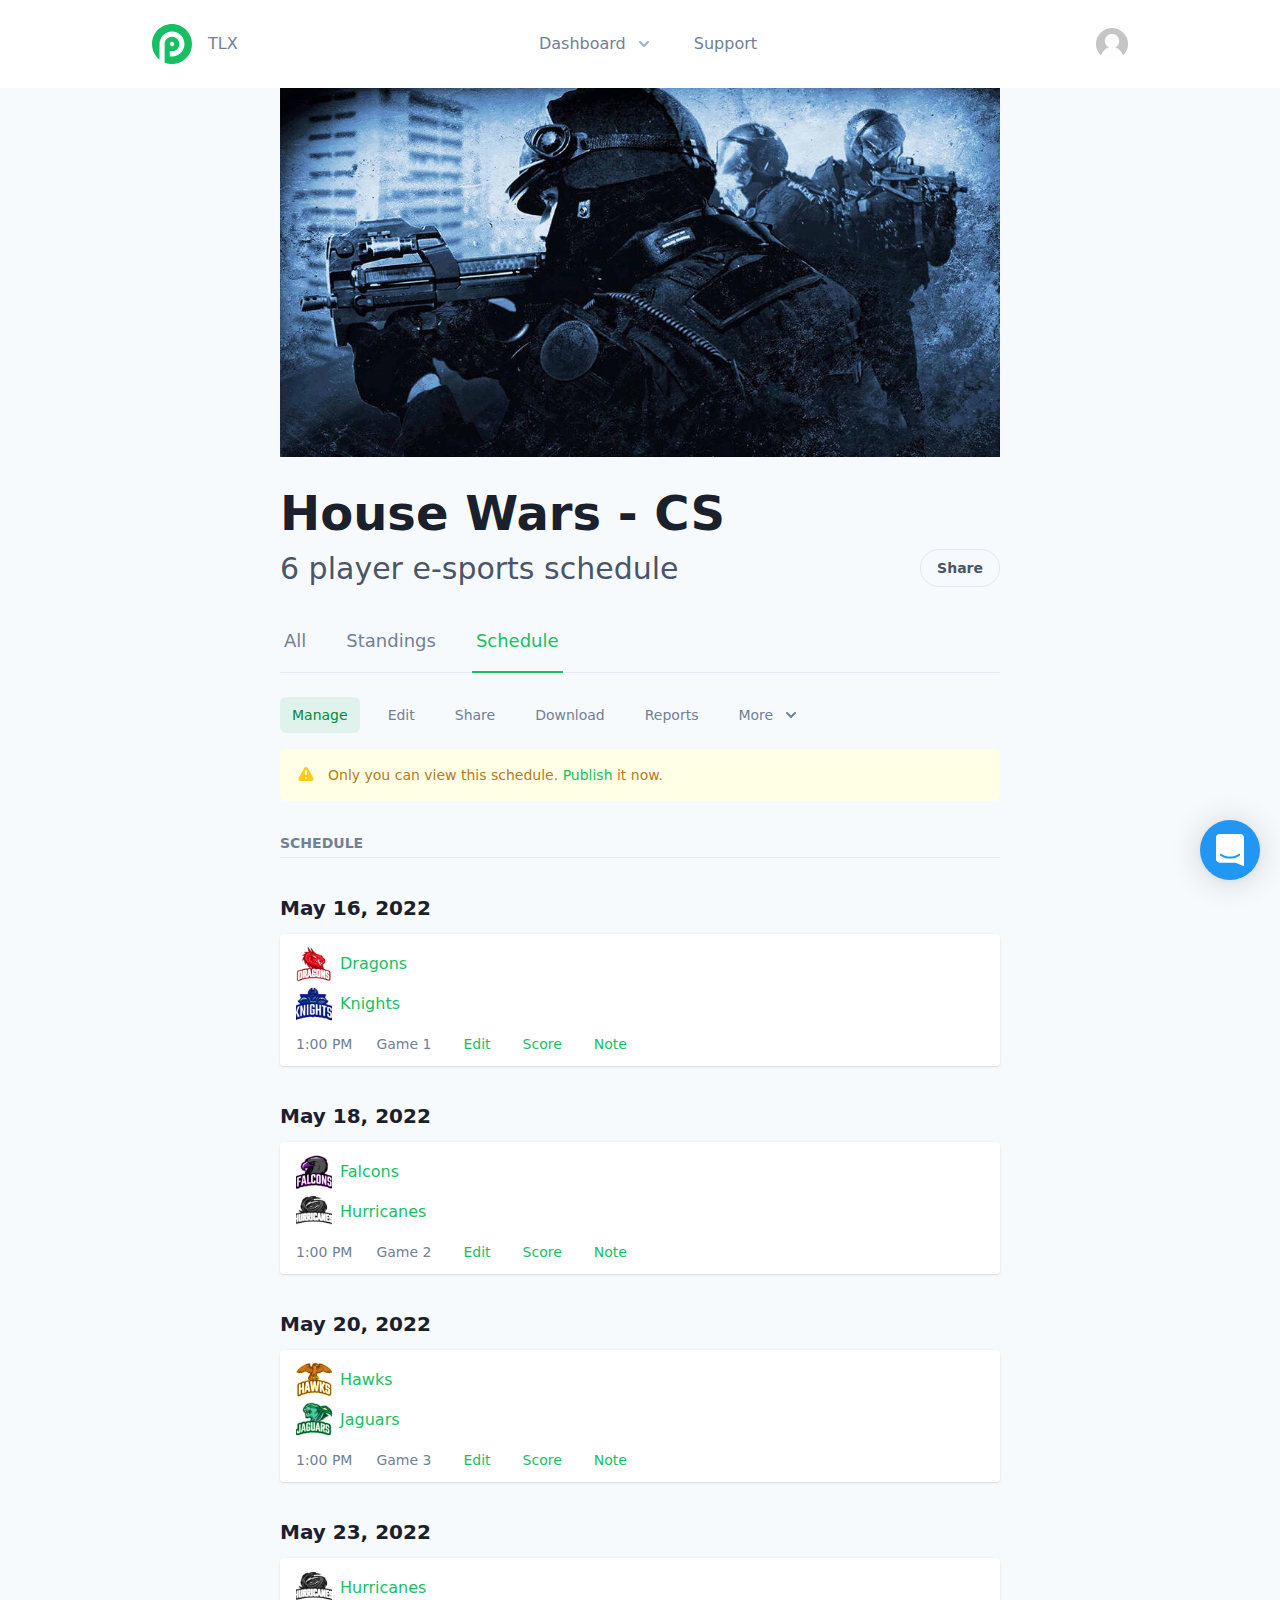
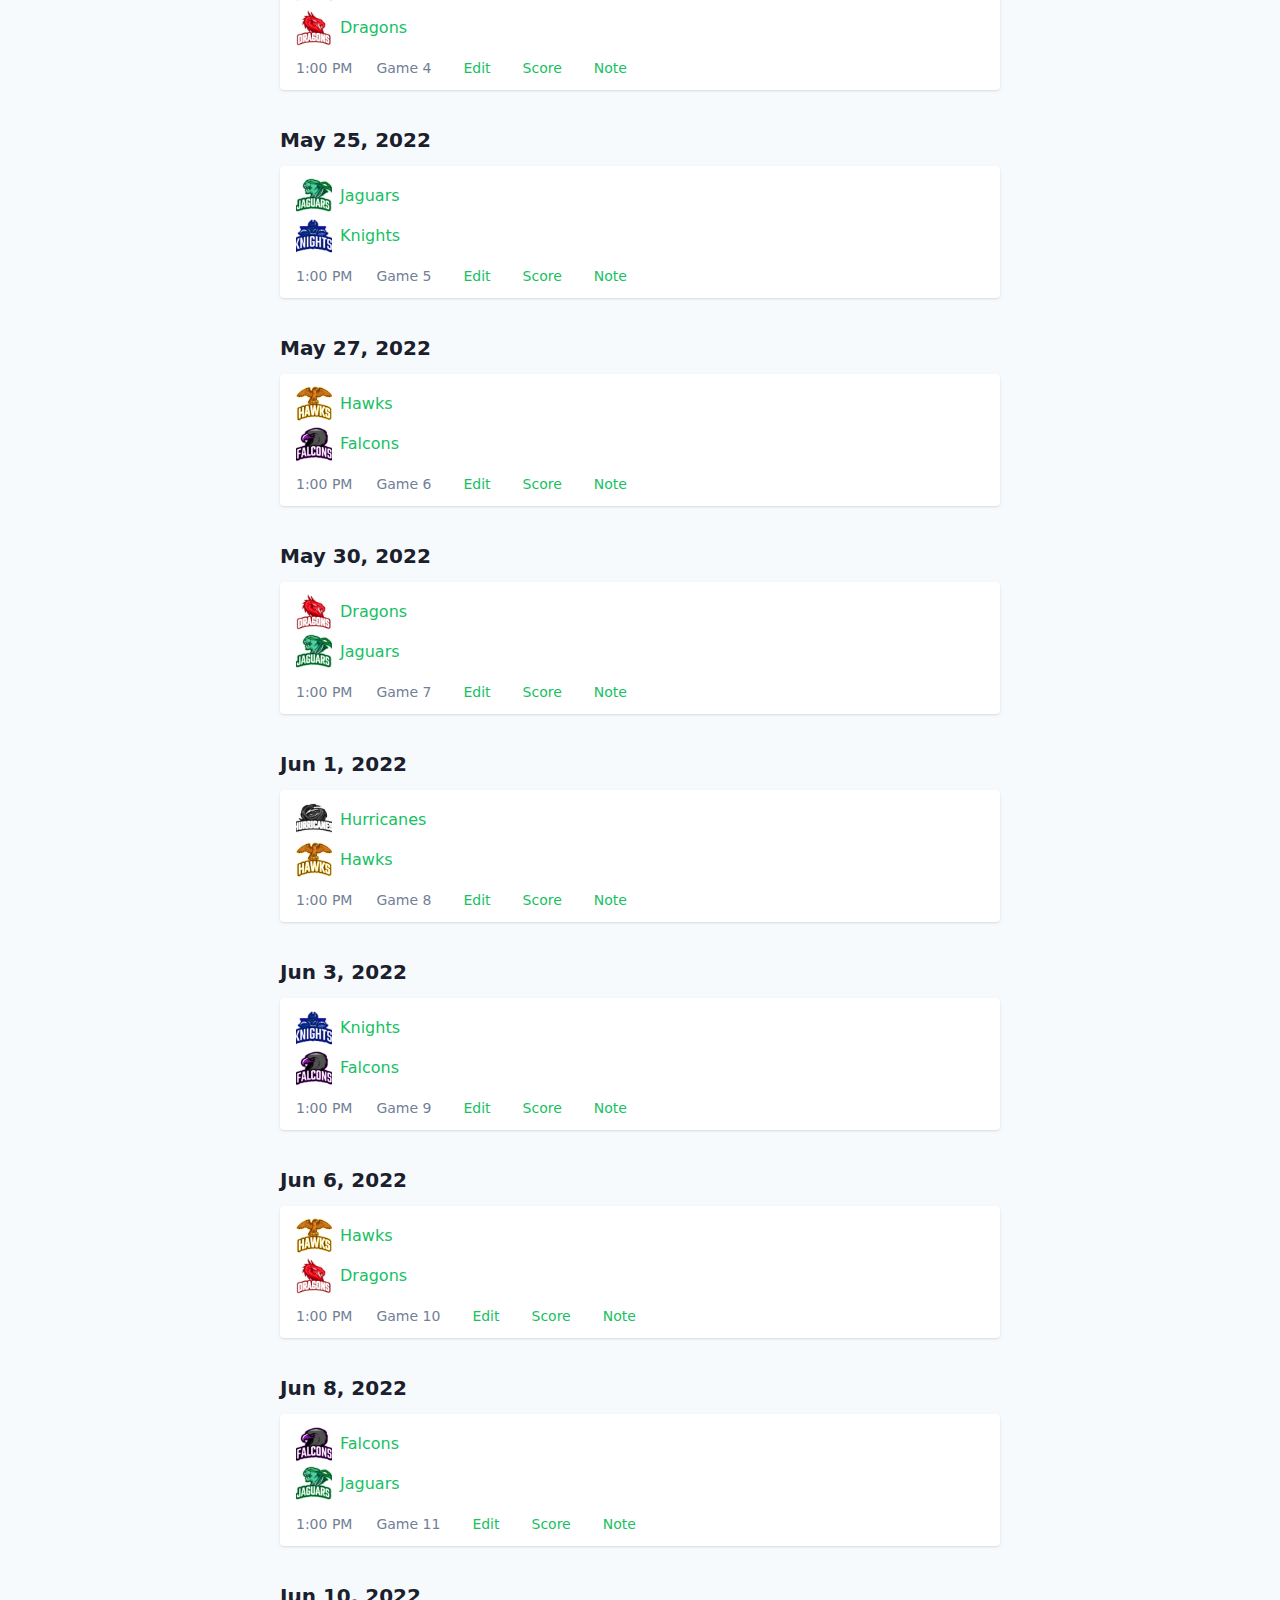
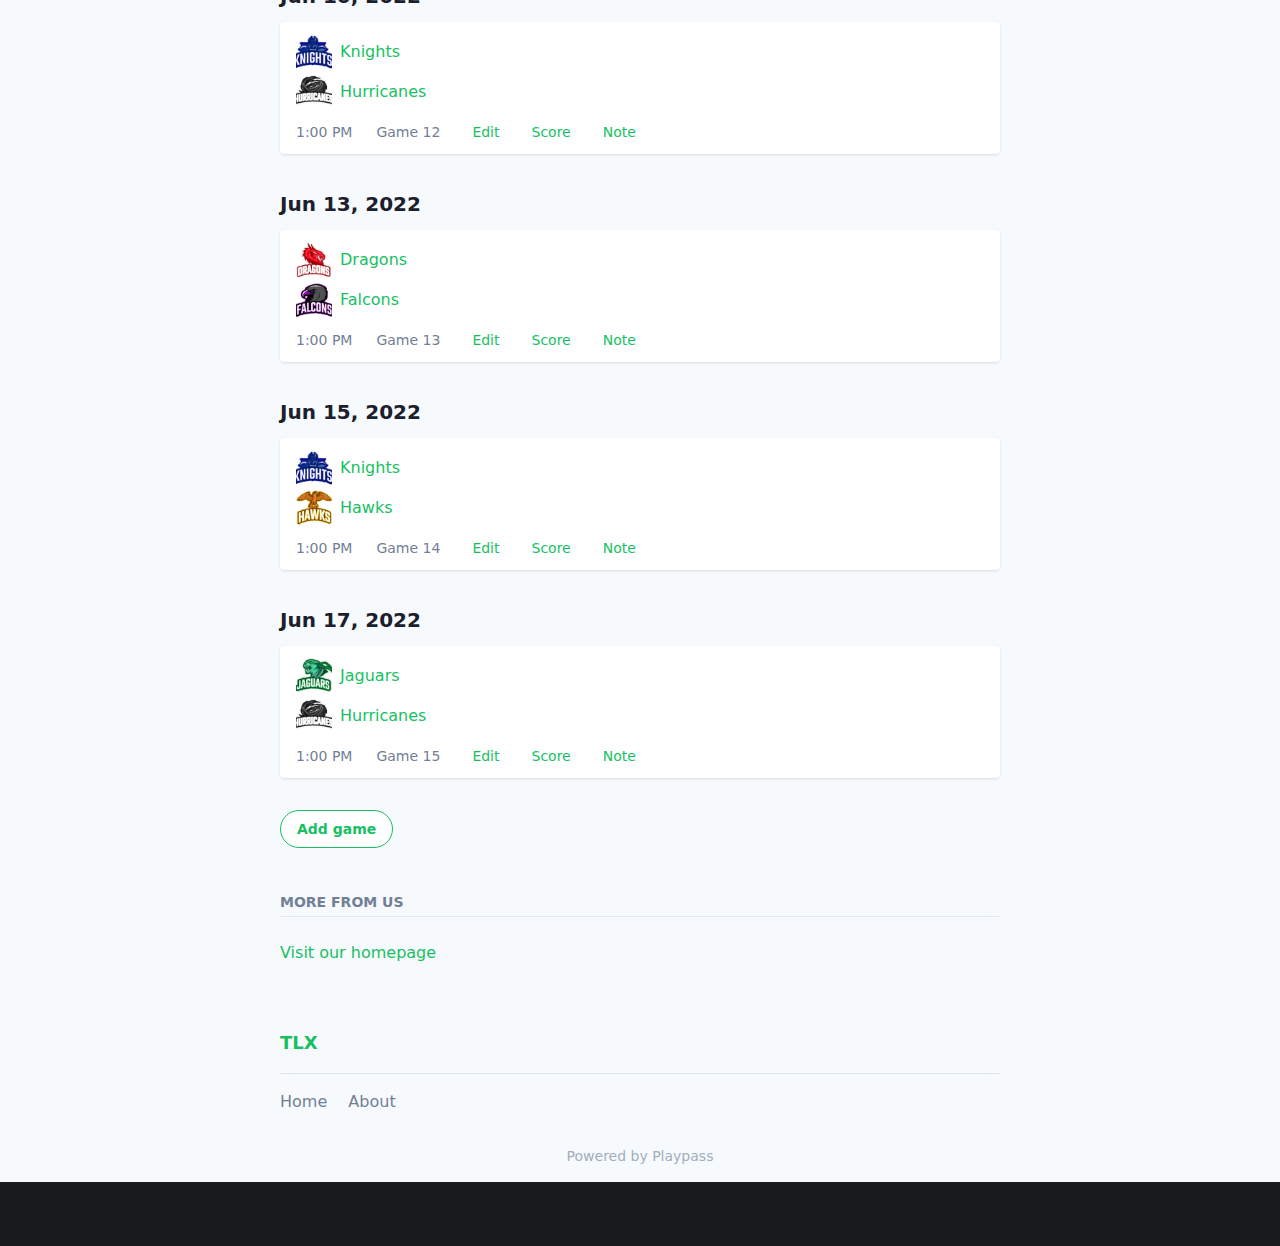
<file: CS Schedule.html>
<!DOCTYPE html>
<!-- saved from url=(0075)https://playpass.com/tlx3-OgeKNWi/house-wars-cs-RiAWVQ3?s=manage&v=schedule -->
<html lang="en" data-darkreader-mode="dynamic" data-darkreader-scheme="dark">

<head>
  <meta http-equiv="Content-Type" content="text/html; charset=UTF-8">
  <style type="text/css">
    .turbo-progress-bar {
      position: fixed;
      display: block;
      top: 0;
      left: 0;
      height: 3px;
      background: #0076ff;
      z-index: 9999;
      transition:
        width 300ms ease-out,
        opacity 150ms 150ms ease-in;
      transform: translate3d(0, 0, 0);
    }
  </style>
  <style class="darkreader darkreader--sync" media="screen"></style>
  <style class="darkreader darkreader--fallback" media="screen"></style>
  <style class="darkreader darkreader--text" media="screen"></style>
  <style class="darkreader darkreader--invert" media="screen">
    .jfk-bubble.gtx-bubble,
    .captcheck_answer_label>input+img,
    span#closed_text>img[src^="https://www.gstatic.com/images/branding/googlelogo"],
    span[data-href^="https://www.hcaptcha.com/"]>#icon,
    #bit-notification-bar-iframe,
    ::-webkit-calendar-picker-indicator {
      filter: invert(100%) hue-rotate(180deg) contrast(90%) !important;
    }
  </style>
  <style class="darkreader darkreader--inline" media="screen">
    [data-darkreader-inline-bgcolor] {
      background-color: var(--darkreader-inline-bgcolor) !important;
    }

    [data-darkreader-inline-bgimage] {
      background-image: var(--darkreader-inline-bgimage) !important;
    }

    [data-darkreader-inline-border] {
      border-color: var(--darkreader-inline-border) !important;
    }

    [data-darkreader-inline-border-bottom] {
      border-bottom-color: var(--darkreader-inline-border-bottom) !important;
    }

    [data-darkreader-inline-border-left] {
      border-left-color: var(--darkreader-inline-border-left) !important;
    }

    [data-darkreader-inline-border-right] {
      border-right-color: var(--darkreader-inline-border-right) !important;
    }

    [data-darkreader-inline-border-top] {
      border-top-color: var(--darkreader-inline-border-top) !important;
    }

    [data-darkreader-inline-boxshadow] {
      box-shadow: var(--darkreader-inline-boxshadow) !important;
    }

    [data-darkreader-inline-color] {
      color: var(--darkreader-inline-color) !important;
    }

    [data-darkreader-inline-fill] {
      fill: var(--darkreader-inline-fill) !important;
    }

    [data-darkreader-inline-stroke] {
      stroke: var(--darkreader-inline-stroke) !important;
    }

    [data-darkreader-inline-outline] {
      outline-color: var(--darkreader-inline-outline) !important;
    }

    [data-darkreader-inline-stopcolor] {
      stop-color: var(--darkreader-inline-stopcolor) !important;
    }
  </style>
  <style class="darkreader darkreader--variables" media="screen">
    :root {
      --darkreader-neutral-background: #131516;
      --darkreader-neutral-text: #d8d4cf;
      --darkreader-selection-background: #004daa;
      --darkreader-selection-text: #e8e6e3;
    }
  </style>
  <style class="darkreader darkreader--root-vars" media="screen"></style>
  <style class="darkreader darkreader--user-agent" media="screen">
    html {
      background-color: #181a1b !important;
    }

    html {
      color-scheme: dark !important;
    }

    html,
    body,
    input,
    textarea,
    select,
    button {
      background-color: #181a1b;
    }

    html,
    body,
    input,
    textarea,
    select,
    button {
      border-color: #736b5e;
      color: #e8e6e3;
    }

    a {
      color: #3391ff;
    }

    table {
      border-color: #545b5e;
    }

    ::placeholder {
      color: #b2aba1;
    }

    input:-webkit-autofill,
    textarea:-webkit-autofill,
    select:-webkit-autofill {
      background-color: #404400 !important;
      color: #e8e6e3 !important;
    }

    ::-webkit-scrollbar {
      background-color: #202324;
      color: #aba499;
    }

    ::-webkit-scrollbar-thumb {
      background-color: #454a4d;
    }

    ::-webkit-scrollbar-thumb:hover {
      background-color: #575e62;
    }

    ::-webkit-scrollbar-thumb:active {
      background-color: #484e51;
    }

    ::-webkit-scrollbar-corner {
      background-color: #181a1b;
    }

    ::selection {
      background-color: #004daa !important;
      color: #e8e6e3 !important;
    }

    ::-moz-selection {
      background-color: #004daa !important;
      color: #e8e6e3 !important;
    }
  </style>






  <!-- Force all http links to use https -->


  <!-- Facebook Open Graph -->






  <!-- Twitter cards -->

















  <!-- Favicons -->













  <!-- Packs -->
  <link rel="stylesheet" media="all" href="./CS Schedule_files/application-67eb36d4.css" data-turbo-track="reload">
  <style class="darkreader darkreader--cors" media="screen">
    .flatpickr-calendar {
      -webkit-animation: none;
      animation: none;
      background: transparent;
      background: #fff;
      border: 0;
      border-radius: 5px;
      -webkit-box-shadow: 1px 0 0 #e6e6e6, -1px 0 0 #e6e6e6, 0 1px 0 #e6e6e6, 0 -1px 0 #e6e6e6, 0 3px 13px rgba(0, 0, 0, .08);
      box-shadow: 1px 0 0 #e6e6e6, -1px 0 0 #e6e6e6, 0 1px 0 #e6e6e6, 0 -1px 0 #e6e6e6, 0 3px 13px rgba(0, 0, 0, .08);
      -webkit-box-sizing: border-box;
      box-sizing: border-box;
      direction: ltr;
      display: none;
      font-size: 14px;
      line-height: 24px;
      opacity: 0;
      padding: 0;
      position: absolute;
      text-align: center;
      -ms-touch-action: manipulation;
      touch-action: manipulation;
      visibility: hidden;
      width: 307.875px
    }

    .flatpickr-calendar.inline,
    .flatpickr-calendar.open {
      max-height: 640px;
      opacity: 1;
      visibility: visible
    }

    .flatpickr-calendar.open {
      display: inline-block;
      z-index: 99999
    }

    .flatpickr-calendar.animate.open {
      -webkit-animation: fpFadeInDown .3s cubic-bezier(.23, 1, .32, 1);
      animation: fpFadeInDown .3s cubic-bezier(.23, 1, .32, 1)
    }

    .flatpickr-calendar.inline {
      display: block;
      position: relative;
      top: 2px
    }

    .flatpickr-calendar.static {
      position: absolute;
      top: calc(100% + 2px)
    }

    .flatpickr-calendar.static.open {
      display: block;
      z-index: 999
    }

    .flatpickr-calendar.multiMonth .flatpickr-days .dayContainer:nth-child(n+1) .flatpickr-day.inRange:nth-child(7n+7) {
      -webkit-box-shadow: none !important;
      box-shadow: none !important
    }

    .flatpickr-calendar.multiMonth .flatpickr-days .dayContainer:nth-child(n+2) .flatpickr-day.inRange:nth-child(7n+1) {
      -webkit-box-shadow: -2px 0 0 #e6e6e6, 5px 0 0 #e6e6e6;
      box-shadow: -2px 0 0 #e6e6e6, 5px 0 0 #e6e6e6
    }

    .flatpickr-calendar .hasTime .dayContainer,
    .flatpickr-calendar .hasWeeks .dayContainer {
      border-bottom: 0;
      border-bottom-left-radius: 0;
      border-bottom-right-radius: 0
    }

    .flatpickr-calendar .hasWeeks .dayContainer {
      border-left: 0
    }

    .flatpickr-calendar.hasTime .flatpickr-time {
      border-top: 1px solid #e6e6e6;
      height: 40px
    }

    .flatpickr-calendar.noCalendar.hasTime .flatpickr-time {
      height: auto
    }

    .flatpickr-calendar:after,
    .flatpickr-calendar:before {
      border: solid transparent;
      content: "";
      display: block;
      height: 0;
      left: 22px;
      pointer-events: none;
      position: absolute;
      width: 0
    }

    .flatpickr-calendar.arrowRight:after,
    .flatpickr-calendar.arrowRight:before,
    .flatpickr-calendar.rightMost:after,
    .flatpickr-calendar.rightMost:before {
      left: auto;
      right: 22px
    }

    .flatpickr-calendar.arrowCenter:after,
    .flatpickr-calendar.arrowCenter:before {
      left: 50%;
      right: 50%
    }

    .flatpickr-calendar:before {
      border-width: 5px;
      margin: 0 -5px
    }

    .flatpickr-calendar:after {
      border-width: 4px;
      margin: 0 -4px
    }

    .flatpickr-calendar.arrowTop:after,
    .flatpickr-calendar.arrowTop:before {
      bottom: 100%
    }

    .flatpickr-calendar.arrowTop:before {
      border-bottom-color: #e6e6e6
    }

    .flatpickr-calendar.arrowTop:after {
      border-bottom-color: #fff
    }

    .flatpickr-calendar.arrowBottom:after,
    .flatpickr-calendar.arrowBottom:before {
      top: 100%
    }

    .flatpickr-calendar.arrowBottom:before {
      border-top-color: #e6e6e6
    }

    .flatpickr-calendar.arrowBottom:after {
      border-top-color: #fff
    }

    .flatpickr-calendar:focus {
      outline: 0
    }

    .flatpickr-wrapper {
      display: inline-block;
      position: relative
    }

    .flatpickr-months {
      display: -webkit-box;
      display: -webkit-flex;
      display: -ms-flexbox;
      display: flex
    }

    .flatpickr-months .flatpickr-month {
      -webkit-box-flex: 1;
      background: transparent;
      -webkit-flex: 1;
      -ms-flex: 1;
      flex: 1;
      line-height: 1;
      overflow: hidden;
      position: relative;
      text-align: center
    }

    .flatpickr-months .flatpickr-month,
    .flatpickr-months .flatpickr-next-month,
    .flatpickr-months .flatpickr-prev-month {
      fill: rgba(0, 0, 0, .9);
      color: rgba(0, 0, 0, .9);
      height: 34px;
      -webkit-user-select: none;
      -moz-user-select: none;
      -ms-user-select: none;
      user-select: none
    }

    .flatpickr-months .flatpickr-next-month,
    .flatpickr-months .flatpickr-prev-month {
      cursor: pointer;
      padding: 10px;
      position: absolute;
      text-decoration: none;
      top: 0;
      z-index: 3
    }

    .flatpickr-months .flatpickr-next-month.flatpickr-disabled,
    .flatpickr-months .flatpickr-prev-month.flatpickr-disabled {
      display: none
    }

    .flatpickr-months .flatpickr-next-month i,
    .flatpickr-months .flatpickr-prev-month i {
      position: relative
    }

    .flatpickr-months .flatpickr-next-month.flatpickr-prev-month,
    .flatpickr-months .flatpickr-prev-month.flatpickr-prev-month {
      left: 0
    }

    .flatpickr-months .flatpickr-next-month.flatpickr-next-month,
    .flatpickr-months .flatpickr-prev-month.flatpickr-next-month {
      right: 0
    }

    .flatpickr-months .flatpickr-next-month:hover,
    .flatpickr-months .flatpickr-prev-month:hover {
      color: #959ea9
    }

    .flatpickr-months .flatpickr-next-month:hover svg,
    .flatpickr-months .flatpickr-prev-month:hover svg {
      fill: #f64747
    }

    .flatpickr-months .flatpickr-next-month svg,
    .flatpickr-months .flatpickr-prev-month svg {
      height: 14px;
      width: 14px
    }

    .flatpickr-months .flatpickr-next-month svg path,
    .flatpickr-months .flatpickr-prev-month svg path {
      fill: inherit;
      -webkit-transition: fill .1s;
      transition: fill .1s
    }

    .numInputWrapper {
      height: auto;
      position: relative
    }

    .numInputWrapper input,
    .numInputWrapper span {
      display: inline-block
    }

    .numInputWrapper input {
      width: 100%
    }

    .numInputWrapper input::-ms-clear {
      display: none
    }

    .numInputWrapper input::-webkit-inner-spin-button,
    .numInputWrapper input::-webkit-outer-spin-button {
      -webkit-appearance: none;
      margin: 0
    }

    .numInputWrapper span {
      border: 1px solid rgba(57, 57, 57, .15);
      -webkit-box-sizing: border-box;
      box-sizing: border-box;
      cursor: pointer;
      height: 50%;
      line-height: 50%;
      opacity: 0;
      padding: 0 4px 0 2px;
      position: absolute;
      right: 0;
      width: 14px
    }

    .numInputWrapper span:hover {
      background: rgba(0, 0, 0, .1)
    }

    .numInputWrapper span:active {
      background: rgba(0, 0, 0, .2)
    }

    .numInputWrapper span:after {
      content: "";
      display: block;
      position: absolute
    }

    .numInputWrapper span.arrowUp {
      border-bottom: 0;
      top: 0
    }

    .numInputWrapper span.arrowUp:after {
      border-bottom: 4px solid rgba(57, 57, 57, .6);
      border-left: 4px solid transparent;
      border-right: 4px solid transparent;
      top: 26%
    }

    .numInputWrapper span.arrowDown {
      top: 50%
    }

    .numInputWrapper span.arrowDown:after {
      border-left: 4px solid transparent;
      border-right: 4px solid transparent;
      border-top: 4px solid rgba(57, 57, 57, .6);
      top: 40%
    }

    .numInputWrapper span svg {
      height: auto;
      width: inherit
    }

    .numInputWrapper span svg path {
      fill: rgba(0, 0, 0, .5)
    }

    .numInputWrapper:hover {
      background: rgba(0, 0, 0, .05)
    }

    .numInputWrapper:hover span {
      opacity: 1
    }

    .flatpickr-current-month {
      color: inherit;
      display: inline-block;
      font-size: 135%;
      font-weight: 300;
      height: 34px;
      left: 12.5%;
      line-height: inherit;
      line-height: 1;
      padding: 7.48px 0 0;
      position: absolute;
      text-align: center;
      -webkit-transform: translateZ(0);
      transform: translateZ(0);
      width: 75%
    }

    .flatpickr-current-month span.cur-month {
      color: inherit;
      display: inline-block;
      font-family: inherit;
      font-weight: 700;
      margin-left: .5ch;
      padding: 0
    }

    .flatpickr-current-month span.cur-month:hover {
      background: rgba(0, 0, 0, .05)
    }

    .flatpickr-current-month .numInputWrapper {
      display: inline-block;
      width: 6ch;
      width: 7ch\0
    }

    .flatpickr-current-month .numInputWrapper span.arrowUp:after {
      border-bottom-color: rgba(0, 0, 0, .9)
    }

    .flatpickr-current-month .numInputWrapper span.arrowDown:after {
      border-top-color: rgba(0, 0, 0, .9)
    }

    .flatpickr-current-month input.cur-year {
      -webkit-appearance: textfield;
      -moz-appearance: textfield;
      appearance: textfield;
      background: transparent;
      border: 0;
      border-radius: 0;
      -webkit-box-sizing: border-box;
      box-sizing: border-box;
      color: inherit;
      cursor: text;
      display: inline-block;
      font-family: inherit;
      font-size: inherit;
      font-weight: 300;
      height: auto;
      line-height: inherit;
      margin: 0;
      padding: 0 0 0 .5ch;
      vertical-align: initial
    }

    .flatpickr-current-month input.cur-year:focus {
      outline: 0
    }

    .flatpickr-current-month input.cur-year[disabled],
    .flatpickr-current-month input.cur-year[disabled]:hover {
      background: transparent;
      color: rgba(0, 0, 0, .5);
      font-size: 100%;
      pointer-events: none
    }

    .flatpickr-current-month .flatpickr-monthDropdown-months {
      appearance: menulist;
      -webkit-appearance: menulist;
      -moz-appearance: menulist;
      background: transparent;
      border: none;
      border-radius: 0;
      box-sizing: border-box;
      -webkit-box-sizing: border-box;
      color: inherit;
      cursor: pointer;
      font-family: inherit;
      font-size: inherit;
      font-weight: 300;
      height: auto;
      line-height: inherit;
      margin: -1px 0 0;
      outline: none;
      padding: 0 0 0 .5ch;
      position: relative;
      vertical-align: initial;
      width: auto
    }

    .flatpickr-current-month .flatpickr-monthDropdown-months:active,
    .flatpickr-current-month .flatpickr-monthDropdown-months:focus {
      outline: none
    }

    .flatpickr-current-month .flatpickr-monthDropdown-months:hover {
      background: rgba(0, 0, 0, .05)
    }

    .flatpickr-current-month .flatpickr-monthDropdown-months .flatpickr-monthDropdown-month {
      background-color: transparent;
      outline: none;
      padding: 0
    }

    .flatpickr-weekdays {
      -webkit-box-align: center;
      -ms-flex-align: center;
      -webkit-align-items: center;
      align-items: center;
      background: transparent;
      height: 28px;
      overflow: hidden;
      text-align: center;
      width: 100%
    }

    .flatpickr-weekdays,
    .flatpickr-weekdays .flatpickr-weekdaycontainer {
      display: -webkit-box;
      display: -webkit-flex;
      display: -ms-flexbox;
      display: flex
    }

    .flatpickr-weekdays .flatpickr-weekdaycontainer,
    span.flatpickr-weekday {
      -webkit-box-flex: 1;
      -webkit-flex: 1;
      -ms-flex: 1;
      flex: 1
    }

    span.flatpickr-weekday {
      background: transparent;
      color: rgba(0, 0, 0, .54);
      cursor: default;
      display: block;
      font-size: 90%;
      font-weight: bolder;
      line-height: 1;
      margin: 0;
      text-align: center
    }

    .dayContainer,
    .flatpickr-weeks {
      padding: 1px 0 0
    }

    .flatpickr-days {
      -webkit-box-align: start;
      -ms-flex-align: start;
      -webkit-align-items: flex-start;
      align-items: flex-start;
      display: -webkit-box;
      display: -webkit-flex;
      display: -ms-flexbox;
      display: flex;
      overflow: hidden;
      position: relative;
      width: 307.875px
    }

    .flatpickr-days:focus {
      outline: 0
    }

    .dayContainer {
      -ms-flex-pack: justify;
      -webkit-box-sizing: border-box;
      box-sizing: border-box;
      display: inline-block;
      display: -ms-flexbox;
      display: -webkit-box;
      display: -webkit-flex;
      display: flex;
      -webkit-flex-wrap: wrap;
      flex-wrap: wrap;
      -ms-flex-wrap: wrap;
      -webkit-justify-content: space-around;
      justify-content: space-around;
      max-width: 307.875px;
      min-width: 307.875px;
      opacity: 1;
      outline: 0;
      padding: 0;
      text-align: left;
      -webkit-transform: translateZ(0);
      transform: translateZ(0);
      width: 307.875px
    }

    .dayContainer+.dayContainer {
      -webkit-box-shadow: -1px 0 0 #e6e6e6;
      box-shadow: -1px 0 0 #e6e6e6
    }

    .flatpickr-day {
      -ms-flex-preferred-size: 14.2857143%;
      -webkit-box-pack: center;
      -ms-flex-pack: center;
      background: none;
      border: 1px solid transparent;
      border-radius: 150px;
      -webkit-box-sizing: border-box;
      box-sizing: border-box;
      color: #393939;
      cursor: pointer;
      display: inline-block;
      -webkit-flex-basis: 14.2857143%;
      flex-basis: 14.2857143%;
      font-weight: 400;
      height: 39px;
      -webkit-justify-content: center;
      justify-content: center;
      line-height: 39px;
      margin: 0;
      max-width: 39px;
      position: relative;
      text-align: center;
      width: 14.2857143%
    }

    .flatpickr-day.inRange,
    .flatpickr-day.nextMonthDay.inRange,
    .flatpickr-day.nextMonthDay.today.inRange,
    .flatpickr-day.nextMonthDay:focus,
    .flatpickr-day.nextMonthDay:hover,
    .flatpickr-day.prevMonthDay.inRange,
    .flatpickr-day.prevMonthDay.today.inRange,
    .flatpickr-day.prevMonthDay:focus,
    .flatpickr-day.prevMonthDay:hover,
    .flatpickr-day.today.inRange,
    .flatpickr-day:focus,
    .flatpickr-day:hover {
      background: #e6e6e6;
      border-color: #e6e6e6;
      cursor: pointer;
      outline: 0
    }

    .flatpickr-day.today {
      border-color: #959ea9
    }

    .flatpickr-day.today:focus,
    .flatpickr-day.today:hover {
      background: #959ea9;
      border-color: #959ea9;
      color: #fff
    }

    .flatpickr-day.endRange,
    .flatpickr-day.endRange.inRange,
    .flatpickr-day.endRange.nextMonthDay,
    .flatpickr-day.endRange.prevMonthDay,
    .flatpickr-day.endRange:focus,
    .flatpickr-day.endRange:hover,
    .flatpickr-day.selected,
    .flatpickr-day.selected.inRange,
    .flatpickr-day.selected.nextMonthDay,
    .flatpickr-day.selected.prevMonthDay,
    .flatpickr-day.selected:focus,
    .flatpickr-day.selected:hover,
    .flatpickr-day.startRange,
    .flatpickr-day.startRange.inRange,
    .flatpickr-day.startRange.nextMonthDay,
    .flatpickr-day.startRange.prevMonthDay,
    .flatpickr-day.startRange:focus,
    .flatpickr-day.startRange:hover {
      background: #569ff7;
      border-color: #569ff7;
      -webkit-box-shadow: none;
      box-shadow: none;
      color: #fff
    }

    .flatpickr-day.endRange.startRange,
    .flatpickr-day.selected.startRange,
    .flatpickr-day.startRange.startRange {
      border-radius: 50px 0 0 50px
    }

    .flatpickr-day.endRange.endRange,
    .flatpickr-day.selected.endRange,
    .flatpickr-day.startRange.endRange {
      border-radius: 0 50px 50px 0
    }

    .flatpickr-day.endRange.startRange+.endRange:not(:nth-child(7n+1)),
    .flatpickr-day.selected.startRange+.endRange:not(:nth-child(7n+1)),
    .flatpickr-day.startRange.startRange+.endRange:not(:nth-child(7n+1)) {
      -webkit-box-shadow: -10px 0 0 #569ff7;
      box-shadow: -10px 0 0 #569ff7
    }

    .flatpickr-day.endRange.startRange.endRange,
    .flatpickr-day.selected.startRange.endRange,
    .flatpickr-day.startRange.startRange.endRange {
      border-radius: 50px
    }

    .flatpickr-day.inRange {
      border-radius: 0;
      -webkit-box-shadow: -5px 0 0 #e6e6e6, 5px 0 0 #e6e6e6;
      box-shadow: -5px 0 0 #e6e6e6, 5px 0 0 #e6e6e6
    }

    .flatpickr-day.flatpickr-disabled,
    .flatpickr-day.flatpickr-disabled:hover,
    .flatpickr-day.nextMonthDay,
    .flatpickr-day.notAllowed,
    .flatpickr-day.notAllowed.nextMonthDay,
    .flatpickr-day.notAllowed.prevMonthDay,
    .flatpickr-day.prevMonthDay {
      background: transparent;
      border-color: transparent;
      color: rgba(57, 57, 57, .3);
      cursor: default
    }

    .flatpickr-day.flatpickr-disabled,
    .flatpickr-day.flatpickr-disabled:hover {
      color: rgba(57, 57, 57, .1);
      cursor: not-allowed
    }

    .flatpickr-day.week.selected {
      border-radius: 0;
      -webkit-box-shadow: -5px 0 0 #569ff7, 5px 0 0 #569ff7;
      box-shadow: -5px 0 0 #569ff7, 5px 0 0 #569ff7
    }

    .flatpickr-day.hidden {
      visibility: hidden
    }

    .rangeMode .flatpickr-day {
      margin-top: 1px
    }

    .flatpickr-weekwrapper {
      float: left
    }

    .flatpickr-weekwrapper .flatpickr-weeks {
      -webkit-box-shadow: 1px 0 0 #e6e6e6;
      box-shadow: 1px 0 0 #e6e6e6;
      padding: 0 12px
    }

    .flatpickr-weekwrapper .flatpickr-weekday {
      float: none;
      line-height: 28px;
      width: 100%
    }

    .flatpickr-weekwrapper span.flatpickr-day,
    .flatpickr-weekwrapper span.flatpickr-day:hover {
      background: transparent;
      border: none;
      color: rgba(57, 57, 57, .3);
      cursor: default;
      display: block;
      max-width: none;
      width: 100%
    }

    .flatpickr-innerContainer {
      display: block;
      display: -webkit-box;
      display: -webkit-flex;
      display: -ms-flexbox;
      display: flex;
      overflow: hidden
    }

    .flatpickr-innerContainer,
    .flatpickr-rContainer {
      -webkit-box-sizing: border-box;
      box-sizing: border-box
    }

    .flatpickr-rContainer {
      display: inline-block;
      padding: 0
    }

    .flatpickr-time {
      -webkit-box-sizing: border-box;
      box-sizing: border-box;
      display: block;
      display: -webkit-box;
      display: -webkit-flex;
      display: -ms-flexbox;
      display: flex;
      height: 0;
      line-height: 40px;
      max-height: 40px;
      outline: 0;
      overflow: hidden;
      text-align: center
    }

    .flatpickr-time:after {
      clear: both;
      content: "";
      display: table
    }

    .flatpickr-time .numInputWrapper {
      -webkit-box-flex: 1;
      -webkit-flex: 1;
      -ms-flex: 1;
      flex: 1;
      float: left;
      height: 40px;
      width: 40%
    }

    .flatpickr-time .numInputWrapper span.arrowUp:after {
      border-bottom-color: #393939
    }

    .flatpickr-time .numInputWrapper span.arrowDown:after {
      border-top-color: #393939
    }

    .flatpickr-time.hasSeconds .numInputWrapper {
      width: 26%
    }

    .flatpickr-time.time24hr .numInputWrapper {
      width: 49%
    }

    .flatpickr-time input {
      -webkit-appearance: textfield;
      -moz-appearance: textfield;
      appearance: textfield;
      background: transparent;
      border: 0;
      border-radius: 0;
      -webkit-box-shadow: none;
      box-shadow: none;
      -webkit-box-sizing: border-box;
      box-sizing: border-box;
      color: #393939;
      font-size: 14px;
      height: inherit;
      line-height: inherit;
      margin: 0;
      padding: 0;
      position: relative;
      text-align: center
    }

    .flatpickr-time input.flatpickr-hour {
      font-weight: 700
    }

    .flatpickr-time input.flatpickr-minute,
    .flatpickr-time input.flatpickr-second {
      font-weight: 400
    }

    .flatpickr-time input:focus {
      border: 0;
      outline: 0
    }

    .flatpickr-time .flatpickr-am-pm,
    .flatpickr-time .flatpickr-time-separator {
      -ms-flex-item-align: center;
      -webkit-align-self: center;
      align-self: center;
      color: #393939;
      float: left;
      font-weight: 700;
      height: inherit;
      line-height: inherit;
      -webkit-user-select: none;
      -moz-user-select: none;
      -ms-user-select: none;
      user-select: none;
      width: 2%
    }

    .flatpickr-time .flatpickr-am-pm {
      cursor: pointer;
      font-weight: 400;
      outline: 0;
      text-align: center;
      width: 18%
    }

    .flatpickr-time .flatpickr-am-pm:focus,
    .flatpickr-time .flatpickr-am-pm:hover,
    .flatpickr-time input:focus,
    .flatpickr-time input:hover {
      background: #eee
    }

    .flatpickr-input[readonly] {
      cursor: pointer
    }

    @-webkit-keyframes fpFadeInDown {
      0% {
        opacity: 0;
        -webkit-transform: translate3d(0, -20px, 0);
        transform: translate3d(0, -20px, 0)
      }

      to {
        opacity: 1;
        -webkit-transform: translateZ(0);
        transform: translateZ(0)
      }
    }

    @keyframes fpFadeInDown {
      0% {
        opacity: 0;
        -webkit-transform: translate3d(0, -20px, 0);
        transform: translate3d(0, -20px, 0)
      }

      to {
        opacity: 1;
        -webkit-transform: translateZ(0);
        transform: translateZ(0)
      }
    }

    *,
    :after,
    :before {
      border: 0 solid #e5e7eb;
      box-sizing: border-box
    }

    :after,
    :before {
      --tw-content: ""
    }

    html {
      -webkit-text-size-adjust: 100%;
      font-family: ui-sans-serif, system-ui, -apple-system, BlinkMacSystemFont, Segoe UI, Roboto, Helvetica Neue, Arial, Noto Sans, sans-serif, Apple Color Emoji, Segoe UI Emoji, Segoe UI Symbol, Noto Color Emoji;
      line-height: 1.5;
      -moz-tab-size: 4;
      tab-size: 4
    }

    body {
      line-height: inherit;
      margin: 0
    }

    hr {
      border-top-width: 1px;
      color: inherit;
      height: 0
    }

    abbr:where([title]) {
      -webkit-text-decoration: underline dotted;
      text-decoration: underline dotted
    }

    h1,
    h2,
    h3,
    h4,
    h5,
    h6 {
      font-size: inherit;
      font-weight: inherit
    }

    a {
      color: inherit;
      text-decoration: inherit
    }

    b,
    strong {
      font-weight: bolder
    }

    code,
    kbd,
    pre,
    samp {
      font-family: ui-monospace, SFMono-Regular, Menlo, Monaco, Consolas, Liberation Mono, Courier New, monospace;
      font-size: 1em
    }

    small {
      font-size: 80%
    }

    sub,
    sup {
      font-size: 75%;
      line-height: 0;
      position: relative;
      vertical-align: initial
    }

    sub {
      bottom: -.25em
    }

    sup {
      top: -.5em
    }

    table {
      border-collapse: collapse;
      border-color: inherit;
      text-indent: 0
    }

    button,
    input,
    optgroup,
    select,
    textarea {
      color: inherit;
      font-family: inherit;
      font-size: 100%;
      line-height: inherit;
      margin: 0;
      padding: 0
    }

    button,
    select {
      text-transform: none
    }

    [type=button],
    [type=reset],
    [type=submit],
    button {
      -webkit-appearance: button;
      background-color: initial;
      background-image: none
    }

    :-moz-focusring {
      outline: auto
    }

    :-moz-ui-invalid {
      box-shadow: none
    }

    progress {
      vertical-align: initial
    }

    ::-webkit-inner-spin-button,
    ::-webkit-outer-spin-button {
      height: auto
    }

    [type=search] {
      -webkit-appearance: textfield;
      outline-offset: -2px
    }

    ::-webkit-search-decoration {
      -webkit-appearance: none
    }

    ::-webkit-file-upload-button {
      -webkit-appearance: button;
      font: inherit
    }

    summary {
      display: list-item
    }

    blockquote,
    dd,
    dl,
    figure,
    h1,
    h2,
    h3,
    h4,
    h5,
    h6,
    hr,
    p,
    pre {
      margin: 0
    }

    fieldset {
      margin: 0
    }

    fieldset,
    legend {
      padding: 0
    }

    menu,
    ol,
    ul {
      list-style: none;
      margin: 0;
      padding: 0
    }

    textarea {
      resize: vertical
    }

    input::-ms-input-placeholder,
    textarea::-ms-input-placeholder {
      color: #9ca3af
    }

    input::placeholder,
    textarea::placeholder {
      color: #9ca3af
    }

    [role=button],
    button {
      cursor: pointer
    }

    :disabled {
      cursor: default
    }

    audio,
    canvas,
    embed,
    iframe,
    img,
    object,
    svg,
    video {
      display: block;
      vertical-align: middle
    }

    img,
    video {
      height: auto;
      max-width: 100%
    }

    [hidden] {
      display: none
    }

    [multiple],
    [type=date],
    [type=datetime-local],
    [type=email],
    [type=month],
    [type=number],
    [type=password],
    [type=search],
    [type=tel],
    [type=text],
    [type=time],
    [type=url],
    [type=week],
    select,
    textarea {
      --tw-shadow: 0 0 #0000;
      -webkit-appearance: none;
      -moz-appearance: none;
      appearance: none;
      background-color: #fff;
      border-color: #6b7280;
      border-radius: 0;
      border-width: 1px;
      font-size: 1rem;
      line-height: 1.5rem;
      padding: .5rem .75rem
    }

    [multiple]:focus,
    [type=date]:focus,
    [type=datetime-local]:focus,
    [type=email]:focus,
    [type=month]:focus,
    [type=number]:focus,
    [type=password]:focus,
    [type=search]:focus,
    [type=tel]:focus,
    [type=text]:focus,
    [type=time]:focus,
    [type=url]:focus,
    [type=week]:focus,
    select:focus,
    textarea:focus {
      --tw-ring-inset: var(--tw-empty, );
      --tw-ring-offset-width: 0px;
      --tw-ring-offset-color: #fff;
      --tw-ring-color: #2563eb;
      --tw-ring-offset-shadow: var(--tw-ring-inset) 0 0 0 var(--tw-ring-offset-width) var(--tw-ring-offset-color);
      --tw-ring-shadow: var(--tw-ring-inset) 0 0 0 calc(1px + var(--tw-ring-offset-width)) var(--tw-ring-color);
      border-color: #2563eb;
      box-shadow: var(--tw-ring-offset-shadow), var(--tw-ring-shadow), var(--tw-shadow);
      outline: 2px solid transparent;
      outline-offset: 2px
    }

    input::-ms-input-placeholder,
    textarea::-ms-input-placeholder {
      color: #6b7280;
      opacity: 1
    }

    input::placeholder,
    textarea::placeholder {
      color: #6b7280;
      opacity: 1
    }

    ::-webkit-datetime-edit-fields-wrapper {
      padding: 0
    }

    ::-webkit-date-and-time-value {
      min-height: 1.5em
    }

    ::-webkit-datetime-edit,
    ::-webkit-datetime-edit-day-field,
    ::-webkit-datetime-edit-hour-field,
    ::-webkit-datetime-edit-meridiem-field,
    ::-webkit-datetime-edit-millisecond-field,
    ::-webkit-datetime-edit-minute-field,
    ::-webkit-datetime-edit-month-field,
    ::-webkit-datetime-edit-second-field,
    ::-webkit-datetime-edit-year-field {
      padding-bottom: 0;
      padding-top: 0
    }

    select {
      color-adjust: exact;
      background-image: url("data:image/svg+xml;charset=utf-8,%3Csvg xmlns='http://www.w3.org/2000/svg' fill='none' viewBox='0 0 20 20'%3E%3Cpath stroke='%236b7280' stroke-linecap='round' stroke-linejoin='round' stroke-width='1.5' d='m6 8 4 4 4-4'/%3E%3C/svg%3E");
      background-position: right .5rem center;
      background-repeat: no-repeat;
      background-size: 1.5em 1.5em;
      padding-right: 2.5rem;
      -webkit-print-color-adjust: exact;
      print-color-adjust: exact
    }

    [multiple] {
      color-adjust: unset;
      background-image: none;
      background-position: 0 0;
      background-repeat: unset;
      background-size: initial;
      padding-right: .75rem;
      -webkit-print-color-adjust: unset;
      print-color-adjust: unset
    }

    [type=checkbox],
    [type=radio] {
      color-adjust: exact;
      --tw-shadow: 0 0 #0000;
      -webkit-appearance: none;
      -moz-appearance: none;
      appearance: none;
      background-color: #fff;
      background-origin: border-box;
      border-color: #6b7280;
      border-width: 1px;
      color: #2563eb;
      display: inline-block;
      flex-shrink: 0;
      height: 1rem;
      padding: 0;
      -webkit-print-color-adjust: exact;
      print-color-adjust: exact;
      -webkit-user-select: none;
      -moz-user-select: none;
      -ms-user-select: none;
      user-select: none;
      vertical-align: middle;
      width: 1rem
    }

    [type=checkbox] {
      border-radius: 0
    }

    [type=radio] {
      border-radius: 100%
    }

    [type=checkbox]:focus,
    [type=radio]:focus {
      --tw-ring-inset: var(--tw-empty, );
      --tw-ring-offset-width: 2px;
      --tw-ring-offset-color: #fff;
      --tw-ring-color: #2563eb;
      --tw-ring-offset-shadow: var(--tw-ring-inset) 0 0 0 var(--tw-ring-offset-width) var(--tw-ring-offset-color);
      --tw-ring-shadow: var(--tw-ring-inset) 0 0 0 calc(2px + var(--tw-ring-offset-width)) var(--tw-ring-color);
      box-shadow: var(--tw-ring-offset-shadow), var(--tw-ring-shadow), var(--tw-shadow);
      outline: 2px solid transparent;
      outline-offset: 2px
    }

    [type=checkbox]:checked,
    [type=radio]:checked {
      background-color: currentColor;
      background-position: 50%;
      background-repeat: no-repeat;
      background-size: 100% 100%;
      border-color: transparent
    }

    [type=checkbox]:checked {
      background-image: url("data:image/svg+xml;charset=utf-8,%3Csvg viewBox='0 0 16 16' fill='%23fff' xmlns='http://www.w3.org/2000/svg'%3E%3Cpath d='M12.207 4.793a1 1 0 0 1 0 1.414l-5 5a1 1 0 0 1-1.414 0l-2-2a1 1 0 0 1 1.414-1.414L6.5 9.086l4.293-4.293a1 1 0 0 1 1.414 0z'/%3E%3C/svg%3E")
    }

    [type=radio]:checked {
      background-image: url("data:image/svg+xml;charset=utf-8,%3Csvg viewBox='0 0 16 16' fill='%23fff' xmlns='http://www.w3.org/2000/svg'%3E%3Ccircle cx='8' cy='8' r='3'/%3E%3C/svg%3E")
    }

    [type=checkbox]:checked:focus,
    [type=checkbox]:checked:hover,
    [type=radio]:checked:focus,
    [type=radio]:checked:hover {
      background-color: currentColor;
      border-color: transparent
    }

    [type=checkbox]:indeterminate {
      background-color: currentColor;
      background-image: url("data:image/svg+xml;charset=utf-8,%3Csvg xmlns='http://www.w3.org/2000/svg' fill='none' viewBox='0 0 16 16'%3E%3Cpath stroke='%23fff' stroke-linecap='round' stroke-linejoin='round' stroke-width='2' d='M4 8h8'/%3E%3C/svg%3E");
      background-position: 50%;
      background-repeat: no-repeat;
      background-size: 100% 100%;
      border-color: transparent
    }

    [type=checkbox]:indeterminate:focus,
    [type=checkbox]:indeterminate:hover {
      background-color: currentColor;
      border-color: transparent
    }

    [type=file] {
      background: unset;
      border-color: inherit;
      border-radius: 0;
      border-width: 0;
      font-size: unset;
      line-height: inherit;
      padding: 0
    }

    [type=file]:focus {
      outline: 1px solid ButtonText;
      outline: 1px auto -webkit-focus-ring-color
    }

    .shadow {
      box-shadow: 0 1px 3px 0 var(--shadow-color-a), 0 1px 2px 0 var(--shadow-color-b)
    }

    .shadow-md {
      box-shadow: 0 4px 6px -1px var(--shadow-color-a), 0 2px 4px -1px var(--shadow-color-b)
    }

    .shadow-lg {
      box-shadow: 0 10px 15px -3px var(--shadow-color-a), 0 4px 6px -2px var(--shadow-color-b)
    }

    *,
    :after,
    :before {
      --tw-translate-x: 0;
      --tw-translate-y: 0;
      --tw-rotate: 0;
      --tw-skew-x: 0;
      --tw-skew-y: 0;
      --tw-scale-x: 1;
      --tw-scale-y: 1;
      --tw-pan-x: ;
      --tw-pan-y: ;
      --tw-pinch-zoom: ;
      --tw-scroll-snap-strictness: proximity;
      --tw-ordinal: ;
      --tw-slashed-zero: ;
      --tw-numeric-figure: ;
      --tw-numeric-spacing: ;
      --tw-numeric-fraction: ;
      --tw-ring-inset: ;
      --tw-ring-offset-width: 0px;
      --tw-ring-offset-color: #fff;
      --tw-ring-color: rgba(59, 130, 246, .5);
      --tw-ring-offset-shadow: 0 0 #0000;
      --tw-ring-shadow: 0 0 #0000;
      --tw-shadow: 0 0 #0000;
      --tw-shadow-colored: 0 0 #0000;
      --tw-blur: ;
      --tw-brightness: ;
      --tw-contrast: ;
      --tw-grayscale: ;
      --tw-hue-rotate: ;
      --tw-invert: ;
      --tw-saturate: ;
      --tw-sepia: ;
      --tw-drop-shadow: ;
      --tw-backdrop-blur: ;
      --tw-backdrop-brightness: ;
      --tw-backdrop-contrast: ;
      --tw-backdrop-grayscale: ;
      --tw-backdrop-hue-rotate: ;
      --tw-backdrop-invert: ;
      --tw-backdrop-opacity: ;
      --tw-backdrop-saturate: ;
      --tw-backdrop-sepia:
    }

    .alert-error {
      background-color: var(--bg-error);
      border-color: var(--text-error);
      color: var(--text-error)
    }

    .alert-success {
      background-color: var(--bg-success);
      border-color: var(--text-success);
      color: var(--text-success)
    }

    .alert-info {
      background-color: var(--bg-info);
      border-color: var(--text-info);
      color: var(--text-info)
    }

    .alert-warning {
      background-color: var(--bg-warning);
      border-color: var(--text-warning);
      color: var(--text-warning)
    }

    .card {
      --tw-shadow: 0 4px 6px -1px rgba(0, 0, 0, .1), 0 2px 4px -2px rgba(0, 0, 0, .1);
      --tw-shadow-colored: 0 4px 6px -1px var(--tw-shadow-color), 0 2px 4px -2px var(--tw-shadow-color);
      background-color: var(--bg-bright);
      border-radius: .25rem;
      box-shadow: 0 4px 6px -1px var(--shadow-color-a), 0 2px 4px -1px var(--shadow-color-b);
      box-shadow: var(--tw-ring-offset-shadow, 0 0 #0000), var(--tw-ring-shadow, 0 0 #0000), var(--tw-shadow);
      margin-bottom: 2rem;
      max-width: 28rem;
      width: 100%
    }

    @media (min-width:640px) {
      .card {
        display: flex;
        max-width: 100%
      }
    }

    .card h5 {
      line-height: 1;
      margin-bottom: .5rem
    }

    .card p {
      color: var(--text-muted)
    }

    .c-cover {
      background-position: 50%;
      background-size: cover;
      border-bottom-left-radius: .25rem;
      border-top-left-radius: .25rem;
      flex: none;
      height: 10rem;
      overflow: hidden
    }

    @media (min-width:640px) {
      .c-cover {
        height: auto;
        width: 10rem
      }
    }

    .c-main {
      background-color: var(--bg-bright);
      line-height: 1.25;
      padding: 1.25rem
    }

    .c-details {
      color: var(--text-muted);
      font-size: .875rem;
      line-height: 1.25rem
    }

    .c-details>div {
      display: block;
      margin-top: .5rem
    }

    @media (min-width:640px) {
      .c-details>div {
        display: inline-block;
        margin-top: 0
      }

      label+.form-control:not(.c-details>div) {
        margin-top: .25rem
      }
    }

    .c-details .dropdown-menu {
      font-size: 1rem;
      line-height: 1.5rem
    }

    @media (min-width:640px) {
      .c-details .dropdown-menu {
        min-width: 8rem
      }

      .c-details div+div {
        padding-left: .5rem
      }

      .c-details div+div:before {
        content: "·";
        padding-right: .5rem
      }
    }

    .collapse {
      display: block;
      max-height: 0;
      overflow: hidden;
      transition: max-height .5s cubic-bezier(0, 1, 0, 1)
    }

    .collapse.show {
      max-height: 120em;
      transition: max-height .5s ease-in-out
    }

    .collapse-icon {
      --tw-rotate: 0deg;
      display: inline-block;
      transition: transform .3s ease-in-out
    }

    .collapse-icon,
    .collapse-icon.show {
      transform: translate(var(--tw-translate-x), var(--tw-translate-y)) rotate(var(--tw-rotate)) skewX(var(--tw-skew-x)) skewY(var(--tw-skew-y)) scaleX(var(--tw-scale-x)) scaleY(var(--tw-scale-y))
    }

    .collapse-icon.show {
      --tw-rotate: 180deg
    }

    .drilldown-icon {
      --tw-rotate: -90deg
    }

    .drilldown-icon,
    .drilldown-icon.show {
      transform: translate(var(--tw-translate-x), var(--tw-translate-y)) rotate(var(--tw-rotate)) skewX(var(--tw-skew-x)) skewY(var(--tw-skew-y)) scaleX(var(--tw-scale-x)) scaleY(var(--tw-scale-y))
    }

    .drilldown-icon.show {
      --tw-rotate: 90deg
    }

    .dropdown-menu {
      border-radius: .25rem;
      border-width: 1px;
      min-width: 12rem;
      overflow: hidden
    }

    @media (min-width:640px) {
      .dropdown-menu {
        max-width: 16rem
      }
    }

    .list-menu li>a,
    .list-menu li>form {
      border-radius: 0;
      display: block;
      margin: 0;
      padding: .75rem 1rem;
      -webkit-text-decoration-line: none;
      text-decoration-line: none;
      white-space: nowrap
    }

    @media (min-width:640px) {

      .list-menu li>a,
      .list-menu li>form {
        padding-bottom: .5rem;
        padding-top: .5rem
      }
    }

    .form-input {
      padding: .5rem .75rem
    }

    .form-checkbox,
    .form-input,
    .form-select,
    .form-textarea {
      -webkit-appearance: none;
      -moz-appearance: none;
      appearance: none;
      border-radius: .25rem;
      border-width: 1px
    }

    .form-group {
      margin-bottom: 1rem
    }

    .form-input,
    .form-select,
    .form-textarea {
      display: block;
      width: 100%
    }

    label {
      font-weight: 600
    }

    label+.form-control:not(.mt-0) {
      margin-top: .25rem
    }

    .field_with_errors label {
      color: var(--text-error)
    }

    .field_with_errors+.field_with_errors {
      margin-top: .25rem
    }

    .form-input-addon {
      width: auto
    }

    input[type=date],
    input[type=time] {
      min-height: 40px
    }

    .container.padded-sm {
      padding-bottom: 3rem;
      padding-top: 3rem
    }

    @media (min-width:640px) {
      .container.padded-sm {
        padding-bottom: 4rem;
        padding-top: 4rem
      }
    }

    .container.padded {
      padding-bottom: 5rem;
      padding-top: 5rem
    }

    @media (min-width:640px) {
      .container.padded {
        padding-bottom: 6rem;
        padding-top: 6rem
      }
    }

    .app-body .container {
      max-width: 64rem
    }

    .container.container-md {
      max-width: 48rem
    }

    .container.container-lg {
      max-width: 56rem
    }

    .mid-dotted+.mid-dotted {
      padding-left: .75rem
    }

    .mid-dotted+.mid-dotted:before {
      content: "·";
      padding-right: 1rem
    }

    .list-lg li {
      margin-bottom: 1rem;
      margin-left: 1.25rem
    }

    .list-lg li:last-child {
      margin-bottom: 0
    }

    .max-w-2xs {
      max-width: 16rem
    }

    .max-w-3xs {
      max-width: 10rem
    }

    .min-w-4rem {
      min-width: 4rem
    }

    .pills {
      align-items: center;
      display: flex;
      flex-wrap: wrap;
      margin-bottom: 1rem
    }

    .pagination .current {
      font-style: normal
    }

    .pagination .current,
    .pagination .gap,
    .pagination .previous_page,
    .pagination a,
    .pills a {
      border-radius: .375rem;
      font-size: .875rem;
      font-weight: 500;
      line-height: 1.25rem;
      padding: .5rem .75rem
    }

    .pagination>:not([hidden])~:not([hidden]),
    .pills>:not([hidden])~:not([hidden]) {
      --tw-space-x-reverse: 0;
      margin-left: calc(1rem*(1 - var(--tw-space-x-reverse)));
      margin-right: calc(1rem*var(--tw-space-x-reverse))
    }

    .pagination,
    .pills {
      line-height: 1
    }

    .pagination a,
    .pills a {
      color: var(--text-muted);
      display: inline-block
    }

    .pagination a:focus,
    .pagination a:hover,
    .pills a:focus,
    .pills a:hover {
      color: var(--text-bright);
      -webkit-text-decoration-line: none;
      text-decoration-line: none
    }

    .pagination .current,
    .pills a[aria-selected=true] {
      background-color: var(--color-primary-faint);
      color: var(--color-primary-hover);
      -webkit-text-decoration-line: none;
      text-decoration-line: none
    }

    .popover-above {
      --tw-shadow: 0 10px 15px -3px rgba(0, 0, 0, .1), 0 4px 6px -4px rgba(0, 0, 0, .1);
      --tw-shadow-colored: 0 10px 15px -3px var(--tw-shadow-color), 0 4px 6px -4px var(--tw-shadow-color);
      background-color: var(--bg-bright);
      border-color: var(--border-gray);
      border-radius: .25rem;
      border-width: 1px;
      box-shadow: 0 10px 15px -3px var(--shadow-color-a), 0 4px 6px -2px var(--shadow-color-b);
      box-shadow: var(--tw-ring-offset-shadow, 0 0 #0000), var(--tw-ring-shadow, 0 0 #0000), var(--tw-shadow);
      font-size: .875rem;
      line-height: 1.25rem;
      max-width: 20rem;
      padding: 1rem;
      position: absolute;
      transform: translateY(-100%)
    }

    @media not print {
      .game {
        --tw-shadow: 0 1px 3px 0 rgba(0, 0, 0, .1), 0 1px 2px -1px rgba(0, 0, 0, .1);
        --tw-shadow-colored: 0 1px 3px 0 var(--tw-shadow-color), 0 1px 2px -1px var(--tw-shadow-color);
        background-color: var(--bg-bright);
        box-shadow: 0 1px 3px 0 var(--shadow-color-a), 0 1px 2px 0 var(--shadow-color-b);
        box-shadow: var(--tw-ring-offset-shadow, 0 0 #0000), var(--tw-ring-shadow, 0 0 #0000), var(--tw-shadow);
        line-height: 1.25;
        margin-bottom: 1rem;
        margin-left: -1.5rem;
        margin-right: -1.5rem;
        padding: .75rem 1rem .25rem
      }

      @media (min-width:640px) {
        .game {
          border-radius: .25rem;
          margin-left: 0;
          margin-right: 0
        }
      }
    }

    @media print {
      .game {
        margin-bottom: 1.5rem
      }
    }

    .game p {
      margin-bottom: 0
    }

    .game .score.played:not(.winner) {
      opacity: .5
    }

    @media not print {
      .game .score.winner:after {
        border-color: transparent var(--text-color) transparent transparent;
        border-style: solid;
        border-width: 6px 6px 6px 0;
        content: "";
        height: 0;
        margin-top: 4px;
        position: absolute;
        right: 0;
        width: 0
      }
    }

    .spinner,
    .spinner:after {
      border-radius: 50%;
      height: 3rem;
      width: 3rem
    }

    .spinner {
      border: .5rem solid var(--border-grayer);
      border-radius: 50%;
      border-right: .5rem solid transparent
    }

    .table {
      width: 100%
    }

    .table td,
    .table th {
      border-bottom-width: 1px;
      border-color: var(--border-grayer);
      overflow: hidden;
      padding: .5rem;
      text-overflow: ellipsis;
      white-space: nowrap
    }

    .table thead>tr:first-child>td,
    .table thead>tr:first-child>th {
      line-height: 1;
      padding-top: 0
    }

    .table tbody>tr:last-child>td,
    .table tbody>tr:last-child>th {
      border-width: 0;
      padding-bottom: 0
    }

    button .show-when-disabled {
      display: none
    }

    button .show-when-enabled,
    button[disabled] .show-when-disabled {
      display: initial
    }

    button[disabled] .show-when-enabled {
      display: none
    }

    body {
      -webkit-font-smoothing: antialiased;
      -moz-osx-font-smoothing: grayscale;
      line-height: 1.5
    }

    h1 {
      font-size: 1.875rem;
      font-weight: 700;
      line-height: 2.25rem
    }

    @media (min-width:640px) {
      h1 {
        font-size: 3rem;
        line-height: 1
      }
    }

    h2 {
      font-size: 1.5rem;
      font-weight: 700;
      line-height: 2rem
    }

    @media (min-width:640px) {
      h2 {
        font-size: 2.25rem;
        line-height: 2.5rem
      }
    }

    h3 {
      font-size: 1.25rem;
      font-weight: 700;
      line-height: 1.75rem
    }

    @media (min-width:640px) {
      h3 {
        font-size: 1.875rem;
        line-height: 2.25rem
      }
    }

    h4 {
      font-size: 1.25rem;
      font-weight: 700;
      line-height: 1.75rem
    }

    @media (min-width:640px) {
      h4 {
        font-size: 1.5rem;
        line-height: 2rem
      }
    }

    h5 {
      font-size: 1.125rem;
      font-weight: 700;
      line-height: 1.75rem
    }

    @media (min-width:640px) {
      h5 {
        font-size: 1.25rem;
        line-height: 1.75rem
      }
    }

    h6 {
      color: var(--text-muted);
      font-size: .875rem;
      font-weight: 700;
      line-height: 1.25rem;
      margin-top: 2rem;
      padding-bottom: .25rem;
      text-transform: uppercase
    }

    @media print {
      h6 {
        margin-top: 1rem;
        padding-bottom: 0
      }
    }

    .title {
      line-height: 1
    }

    .subtitle {
      font-weight: 300;
      margin-bottom: .75rem;
      margin-top: .75rem
    }

    .heading {
      border-bottom-width: 1px;
      border-color: var(--border-grayer);
      margin-bottom: 1rem
    }

    .heading-sm {
      font-size: .75rem;
      letter-spacing: .05em;
      line-height: 1rem
    }

    .help-text {
      color: var(--text-muted);
      font-size: .875rem;
      line-height: 1.25rem;
      margin-top: .25rem
    }

    a:focus,
    a:hover {
      -webkit-text-decoration-line: underline;
      text-decoration-line: underline
    }

    .no-underline-all:focus,
    .no-underline-all:hover {
      -webkit-text-decoration-line: none;
      text-decoration-line: none
    }

    p {
      margin-bottom: .5rem
    }

    p:last-child {
      margin-bottom: 0
    }

    .text-markdown>:first-child {
      margin-top: 0
    }

    label+.form-control:not(.text-markdown>:first-child) {
      margin-top: .25rem
    }

    .text-markdown ul {
      list-style-position: inside;
      list-style-type: disc
    }

    .text-markdown ol {
      list-style-position: inside;
      list-style-type: decimal
    }

    .text-markdown blockquote {
      color: var(--text-muted);
      font-style: italic;
      margin-bottom: 1.5rem
    }

    @media (min-width:640px) {
      .text-markdown {
        --tw-shadow: 0 4px 6px -1px rgba(0, 0, 0, .1), 0 2px 4px -2px rgba(0, 0, 0, .1);
        --tw-shadow-colored: 0 4px 6px -1px var(--tw-shadow-color), 0 2px 4px -2px var(--tw-shadow-color);
        background-color: var(--bg-bright);
        border-radius: .25rem;
        box-shadow: 0 4px 6px -1px var(--shadow-color-a), 0 2px 4px -1px var(--shadow-color-b);
        box-shadow: var(--tw-ring-offset-shadow, 0 0 #0000), var(--tw-ring-shadow, 0 0 #0000), var(--tw-shadow);
        padding: 1.5rem
      }
    }

    @media (min-width:768px) {
      .text-markdown {
        padding: 3rem 4rem
      }
    }

    .text-readable ol,
    .text-readable p,
    .text-readable ul {
      font-size: 1.125rem;
      line-height: 1.75rem;
      line-height: 1.58;
      margin-bottom: 1.5rem
    }

    .text-readable ol.text-readable-mb-0,
    .text-readable ol:last-child,
    .text-readable p.text-readable-mb-0,
    .text-readable p:last-child,
    .text-readable ul.text-readable-mb-0,
    .text-readable ul:last-child {
      margin-bottom: 0
    }

    .text-readable li {
      margin-top: .5rem
    }

    .text-readable li:first-child {
      margin-top: 0
    }

    label+.form-control:not(.text-readable li:first-child) {
      margin-top: .25rem
    }

    .text-readable h1,
    .text-readable h2,
    .text-readable h3,
    .text-readable h4 {
      margin: 1em 0 .5em
    }

    @media (min-width:640px) {

      .text-readable ol,
      .text-readable p,
      .text-readable ul {
        font-size: 1.25rem;
        line-height: 1.75rem;
        margin-bottom: 2rem
      }

      .text-readable ol.text-readable-mb-0,
      .text-readable ol:last-child,
      .text-readable p.text-readable-mb-0,
      .text-readable p:last-child,
      .text-readable ul.text-readable-mb-0,
      .text-readable ul:last-child {
        margin-bottom: 0
      }

      .text-readable li {
        margin-top: 1.25rem
      }

      .text-readable li:first-child {
        margin-top: 0
      }

      label+.form-control:not(.text-readable li:first-child) {
        margin-top: .25rem
      }
    }

    .container {
      margin-left: auto;
      margin-right: auto;
      padding-left: 1.5rem;
      padding-right: 1.5rem;
      width: 100%
    }

    @media (min-width:640px) {
      .container {
        max-width: 640px
      }
    }

    @media (min-width:768px) {
      .container {
        max-width: 768px
      }
    }

    @media (min-width:1024px) {
      .container {
        max-width: 1024px
      }
    }

    @media (min-width:1280px) {
      .container {
        max-width: 1280px
      }
    }

    .form-input,
    .form-multiselect,
    .form-select,
    .form-textarea {
      --tw-shadow: 0 0 #0000;
      -webkit-appearance: none;
      -moz-appearance: none;
      appearance: none;
      background-color: #fff;
      border-color: #6b7280;
      border-radius: 0;
      border-width: 1px;
      font-size: 1rem;
      line-height: 1.5rem;
      padding: .5rem .75rem
    }

    .form-input:focus,
    .form-multiselect:focus,
    .form-select:focus,
    .form-textarea:focus {
      --tw-ring-inset: var(--tw-empty, );
      --tw-ring-offset-width: 0px;
      --tw-ring-offset-color: #fff;
      --tw-ring-color: #2563eb;
      --tw-ring-offset-shadow: var(--tw-ring-inset) 0 0 0 var(--tw-ring-offset-width) var(--tw-ring-offset-color);
      --tw-ring-shadow: var(--tw-ring-inset) 0 0 0 calc(1px + var(--tw-ring-offset-width)) var(--tw-ring-color);
      border-color: #2563eb;
      box-shadow: var(--tw-ring-offset-shadow), var(--tw-ring-shadow), var(--tw-shadow);
      outline: 2px solid transparent;
      outline-offset: 2px
    }

    .form-input::-ms-input-placeholder,
    .form-textarea::-ms-input-placeholder {
      color: #6b7280;
      opacity: 1
    }

    .form-input::placeholder,
    .form-textarea::placeholder {
      color: #6b7280;
      opacity: 1
    }

    .form-input::-webkit-datetime-edit-fields-wrapper {
      padding: 0
    }

    .form-input::-webkit-date-and-time-value {
      min-height: 1.5em
    }

    .form-input::-webkit-datetime-edit,
    .form-input::-webkit-datetime-edit-day-field,
    .form-input::-webkit-datetime-edit-hour-field,
    .form-input::-webkit-datetime-edit-meridiem-field,
    .form-input::-webkit-datetime-edit-millisecond-field,
    .form-input::-webkit-datetime-edit-minute-field,
    .form-input::-webkit-datetime-edit-month-field,
    .form-input::-webkit-datetime-edit-second-field,
    .form-input::-webkit-datetime-edit-year-field {
      padding-bottom: 0;
      padding-top: 0
    }

    .form-select {
      background-image: url("data:image/svg+xml;charset=utf-8,%3Csvg xmlns='http://www.w3.org/2000/svg' fill='none' viewBox='0 0 20 20'%3E%3Cpath stroke='%236b7280' stroke-linecap='round' stroke-linejoin='round' stroke-width='1.5' d='m6 8 4 4 4-4'/%3E%3C/svg%3E");
      background-position: right .5rem center;
      background-repeat: no-repeat;
      background-size: 1.5em 1.5em;
      padding-right: 2.5rem
    }

    .form-checkbox,
    .form-radio,
    .form-select {
      color-adjust: exact;
      -webkit-print-color-adjust: exact;
      print-color-adjust: exact
    }

    .form-checkbox,
    .form-radio {
      --tw-shadow: 0 0 #0000;
      -webkit-appearance: none;
      -moz-appearance: none;
      appearance: none;
      background-color: #fff;
      background-origin: border-box;
      border-color: #6b7280;
      border-width: 1px;
      color: #2563eb;
      display: inline-block;
      flex-shrink: 0;
      height: 1rem;
      padding: 0;
      -webkit-user-select: none;
      -moz-user-select: none;
      -ms-user-select: none;
      user-select: none;
      vertical-align: middle;
      width: 1rem
    }

    .form-checkbox {
      border-radius: 0
    }

    .form-radio {
      border-radius: 100%
    }

    .form-checkbox:focus,
    .form-radio:focus {
      --tw-ring-inset: var(--tw-empty, );
      --tw-ring-offset-width: 2px;
      --tw-ring-offset-color: #fff;
      --tw-ring-color: #2563eb;
      --tw-ring-offset-shadow: var(--tw-ring-inset) 0 0 0 var(--tw-ring-offset-width) var(--tw-ring-offset-color);
      --tw-ring-shadow: var(--tw-ring-inset) 0 0 0 calc(2px + var(--tw-ring-offset-width)) var(--tw-ring-color);
      box-shadow: var(--tw-ring-offset-shadow), var(--tw-ring-shadow), var(--tw-shadow);
      outline: 2px solid transparent;
      outline-offset: 2px
    }

    .form-checkbox:checked,
    .form-radio:checked {
      background-color: currentColor;
      background-position: 50%;
      background-repeat: no-repeat;
      background-size: 100% 100%;
      border-color: transparent
    }

    .form-checkbox:checked {
      background-image: url("data:image/svg+xml;charset=utf-8,%3Csvg viewBox='0 0 16 16' fill='%23fff' xmlns='http://www.w3.org/2000/svg'%3E%3Cpath d='M12.207 4.793a1 1 0 0 1 0 1.414l-5 5a1 1 0 0 1-1.414 0l-2-2a1 1 0 0 1 1.414-1.414L6.5 9.086l4.293-4.293a1 1 0 0 1 1.414 0z'/%3E%3C/svg%3E")
    }

    .form-radio:checked {
      background-image: url("data:image/svg+xml;charset=utf-8,%3Csvg viewBox='0 0 16 16' fill='%23fff' xmlns='http://www.w3.org/2000/svg'%3E%3Ccircle cx='8' cy='8' r='3'/%3E%3C/svg%3E")
    }

    .form-checkbox:checked:focus,
    .form-checkbox:checked:hover,
    .form-radio:checked:focus,
    .form-radio:checked:hover {
      background-color: currentColor;
      border-color: transparent
    }

    .form-checkbox:indeterminate {
      background-color: currentColor;
      background-image: url("data:image/svg+xml;charset=utf-8,%3Csvg xmlns='http://www.w3.org/2000/svg' fill='none' viewBox='0 0 16 16'%3E%3Cpath stroke='%23fff' stroke-linecap='round' stroke-linejoin='round' stroke-width='2' d='M4 8h8'/%3E%3C/svg%3E");
      background-position: 50%;
      background-repeat: no-repeat;
      background-size: 100% 100%;
      border-color: transparent
    }

    .form-checkbox:indeterminate:focus,
    .form-checkbox:indeterminate:hover {
      background-color: currentColor;
      border-color: transparent
    }

    .btn-ui-base {
      align-items: center;
      border-color: transparent;
      border-radius: 9999px;
      border-width: 1px;
      display: flex;
      font-size: 1rem;
      font-weight: 500;
      justify-content: center;
      line-height: 1.5rem;
      padding: .75rem 2rem;
      width: 100%
    }

    @media (min-width:768px) {
      .btn-ui-base {
        font-size: 1.125rem;
        line-height: 1.75rem;
        padding: 1rem 2.5rem
      }
    }

    .btn-ui-base:focus,
    .btn-ui-base:hover {
      -webkit-text-decoration-line: none;
      text-decoration-line: none
    }

    .btn-ui-primary {
      align-items: center;
      border-color: transparent;
      border-radius: 9999px;
      border-width: 1px;
      display: flex;
      font-size: 1rem;
      font-weight: 500;
      justify-content: center;
      line-height: 1.5rem;
      padding: .75rem 2rem;
      width: 100%
    }

    @media (min-width:768px) {
      .btn-ui-primary {
        font-size: 1.125rem;
        line-height: 1.75rem;
        padding: 1rem 2.5rem
      }
    }

    .btn-ui-primary:focus,
    .btn-ui-primary:hover {
      -webkit-text-decoration-line: none;
      text-decoration-line: none
    }

    .btn-ui-primary {
      background-color: var(--color-primary);
      color: var(--text-on-color-primary)
    }

    .btn-ui-primary:focus,
    .btn-ui-primary:hover {
      background-color: var(--color-primary-dark)
    }

    .btn-ui-secondary {
      align-items: center;
      border-color: transparent;
      border-radius: 9999px;
      border-width: 1px;
      display: flex;
      font-size: 1rem;
      font-weight: 500;
      justify-content: center;
      line-height: 1.5rem;
      padding: .75rem 2rem;
      width: 100%
    }

    @media (min-width:768px) {
      .btn-ui-secondary {
        font-size: 1.125rem;
        line-height: 1.75rem;
        padding: 1rem 2.5rem
      }
    }

    .btn-ui-secondary:focus,
    .btn-ui-secondary:hover {
      -webkit-text-decoration-line: none;
      text-decoration-line: none
    }

    .btn-ui-secondary {
      background-color: var(--bg-bright);
      color: var(--color-primary)
    }

    .btn-ui-secondary:focus,
    .btn-ui-secondary:hover {
      background-color: var(--bg-gray)
    }

    .btn-delete {
      --tw-text-opacity: 1;
      background-color: initial;
      color: rgb(239 68 68/var(--tw-text-opacity))
    }

    .btn-delete:focus,
    .btn-delete:hover {
      --tw-text-opacity: 1;
      color: rgb(220 38 38/var(--tw-text-opacity))
    }

    .btn {
      border-radius: 9999px;
      cursor: pointer;
      display: inline-block;
      font-weight: 700;
      margin-bottom: .25rem;
      padding: .5rem 1.5rem
    }

    .btn:focus,
    .btn:hover {
      -webkit-text-decoration-line: none;
      text-decoration-line: none
    }

    .btn:focus {
      box-shadow: 0 0 0 3px var(--color-primary-outline);
      outline: 2px solid transparent;
      outline-offset: 2px
    }

    .btn[disabled] {
      cursor: not-allowed;
      opacity: .5
    }

    .btn-xs {
      padding: .25rem .75rem
    }

    .btn-sm,
    .btn-xs {
      font-size: .875rem;
      line-height: 1.25rem
    }

    .btn-sm {
      padding-left: .5rem;
      padding-right: .5rem
    }

    @media (min-width:768px) {
      .btn-sm {
        padding-left: 1rem;
        padding-right: 1rem
      }
    }

    .btn-lg {
      font-size: 1.125rem;
      line-height: 1.75rem;
      padding: .75rem 2rem
    }

    .btn-default {
      border-color: var(--color-primary);
      border-style: solid;
      border-width: 1px;
      color: var(--color-primary)
    }

    .btn-primary {
      background-color: var(--color-primary);
      color: var(--text-on-color-primary)
    }

    .btn-primary:focus,
    .btn-primary:hover {
      background-color: var(--color-primary-dark)
    }

    .btn-cancel {
      color: var(--text-muted);
      font-weight: 400
    }

    .btn-cancel:focus,
    .btn-cancel:hover {
      color: var(--text-bright)
    }

    .btn-secondary {
      border-color: var(--border-grayer);
      border-style: solid;
      border-width: 1px;
      color: var(--text-color)
    }

    .btn-secondary:focus,
    .btn-secondary:hover {
      background-color: var(--bg-grayest)
    }

    .btn-menu {
      border-radius: .25rem;
      display: inline-block;
      padding: .5rem 1rem;
      -webkit-user-select: none;
      -moz-user-select: none;
      -ms-user-select: none;
      user-select: none
    }

    .btn-menu:focus,
    .btn-menu:hover {
      background-color: var(--bg-grayer);
      -webkit-text-decoration-line: none;
      text-decoration-line: none
    }

    .btn-link {
      background-color: initial;
      cursor: pointer
    }

    .h1-title,
    .ui-title {
      font-weight: 800;
      letter-spacing: -.025em
    }

    .h1-title {
      font-size: 2.25rem;
      line-height: 2.5rem
    }

    @media (min-width:640px) {
      .h1-title {
        font-size: 3rem;
        line-height: 1
      }
    }

    @media (min-width:768px) {
      .h1-title {
        font-size: 3.75rem;
        line-height: 1
      }
    }

    .h2-title {
      font-size: 1.875rem;
      font-weight: 800;
      letter-spacing: -.025em;
      line-height: 2.25rem
    }

    @media (min-width:640px) {
      .h2-title {
        font-size: 2.25rem;
        line-height: 2.5rem
      }
    }

    .text-color {
      color: var(--text-color)
    }

    .text-bright {
      color: var(--text-bright)
    }

    .text-muted {
      color: var(--text-muted)
    }

    .text-faint {
      color: var(--text-faint)
    }

    .text-faintest {
      color: var(--border-grayer)
    }

    .bg-bright {
      background-color: var(--bg-bright)
    }

    .bg-gray {
      background-color: var(--bg-gray)
    }

    .bg-grayer {
      background-color: var(--bg-grayer)
    }

    .bg-grayest {
      background-color: var(--bg-grayest)
    }

    .border-gray,
    .divide-gray>:not([hidden])~:not([hidden]) {
      border-color: var(--border-gray)
    }

    .border-grayer {
      border-color: var(--border-grayer)
    }

    .border-grayest {
      border-color: var(--text-faint)
    }

    .text-primary-hover {
      color: var(--color-primary-hover)
    }

    .bg-primary-dark {
      background-color: var(--color-primary-dark)
    }

    .bg-primary-faint {
      background-color: var(--color-primary-faint)
    }

    .text-success {
      color: var(--text-success)
    }

    .text-error {
      color: var(--text-error)
    }

    .text-info {
      color: var(--text-info)
    }

    .text-warning {
      color: var(--text-warning)
    }

    .focus-ring-primary:focus {
      --tw-ring-offset-shadow: var(--tw-ring-inset) 0 0 0 var(--tw-ring-offset-width) var(--tw-ring-offset-color);
      --tw-ring-shadow: var(--tw-ring-inset) 0 0 0 calc(2px + var(--tw-ring-offset-width)) var(--tw-ring-color);
      --tw-ring-opacity: 1;
      --tw-ring-color: var(--color-primary);
      --tw-ring-offset-color: var(--bg-bright);
      box-shadow: var(--tw-ring-offset-shadow), var(--tw-ring-shadow), var(--tw-shadow, 0 0 #0000);
      outline: 2px solid transparent;
      outline-offset: 2px
    }

    .focus\:text-color:focus,
    .subtitle,
    body {
      color: var(--text-color)
    }

    .text-on-color-primary {
      color: var(--text-on-color-primary)
    }

    h1,
    h2,
    h3,
    h4,
    h5 {
      color: var(--text-bright)
    }

    .btn-default,
    .dropdown-menu,
    .list-menu li a,
    .list-menu li form,
    body {
      background-color: var(--bg-bright)
    }

    @media not print {

      .btn-accent,
      .link-accent {
        color: var(--color-primary)
      }

      .btn-accent:focus,
      .btn-accent:hover,
      .link-accent:focus,
      .link-accent:hover {
        color: var(--color-primary-hover)
      }

      .btn-accent:focus {
        --tw-ring-offset-shadow: var(--tw-ring-inset) 0 0 0 var(--tw-ring-offset-width) var(--tw-ring-offset-color);
        --tw-ring-shadow: var(--tw-ring-inset) 0 0 0 calc(2px + var(--tw-ring-offset-width)) var(--tw-ring-color);
        --tw-ring-offset-width: 2px;
        --tw-ring-opacity: 1;
        --tw-ring-color: var(--color-primary);
        --tw-ring-offset-color: var(--bg-bright);
        border-radius: .375rem;
        box-shadow: var(--tw-ring-offset-shadow), var(--tw-ring-shadow), var(--tw-shadow, 0 0 #0000);
        outline: 2px solid transparent;
        outline-offset: 2px
      }
    }

    .link-accent-hover:focus,
    .link-accent-hover:hover {
      color: var(--color-primary);
      -webkit-text-decoration-line: none;
      text-decoration-line: none
    }

    .list-menu li a:focus,
    .list-menu li a:hover,
    .list-menu li form:focus,
    .list-menu li form:hover {
      background-color: var(--bg-grayer)
    }

    .btn-default:focus,
    .btn-default:hover {
      background-color: var(--bg-gray)
    }

    .form-checkbox,
    .form-radio {
      color: var(--color-primary)
    }

    .form-input::-ms-input-placeholder,
    .form-textarea::-ms-input-placeholder {
      color: var(--text-faint)
    }

    .form-input::placeholder,
    .form-textarea::placeholder {
      color: var(--text-faint)
    }

    .form-checkbox,
    .form-input,
    .form-multiselect,
    .form-radio,
    .form-select,
    .form-textarea {
      background-color: var(--bg-bright);
      border-color: var(--border-grayer)
    }

    .form-checkbox:focus,
    .form-input:focus,
    .form-multiselect:focus,
    .form-radio:focus,
    .form-select:focus,
    .form-textarea:focus {
      border-color: var(--color-primary);
      box-shadow: 0 0 0 1px var(--color-primary-outline)
    }

    .form-checkbox.form-error,
    .form-input.form-error,
    .form-multiselect.form-error,
    .form-radio.form-error,
    .form-select.form-error,
    .form-textarea.form-error {
      border-color: var(--text-error);
      border-width: 2px
    }

    .disabled,
    .form-input-addon {
      color: var(--text-muted)
    }

    .form-input-addon {
      background-color: var(--bg-grayer)
    }

    .sr-only {
      clip: rect(0, 0, 0, 0);
      border-width: 0;
      height: 1px;
      margin: -1px;
      overflow: hidden;
      padding: 0;
      position: absolute;
      white-space: nowrap;
      width: 1px
    }

    .visible {
      visibility: visible
    }

    .fixed {
      position: fixed
    }

    .absolute {
      position: absolute
    }

    .relative {
      position: relative
    }

    .inset-0 {
      bottom: 0;
      top: 0
    }

    .inset-0,
    .inset-x-0 {
      left: 0;
      right: 0
    }

    .inset-y-0 {
      bottom: 0;
      top: 0
    }

    .top-0 {
      top: 0
    }

    .right-full {
      right: 100%
    }

    .left-full {
      left: 100%
    }

    .right-0 {
      right: 0
    }

    .left-0 {
      left: 0
    }

    .bottom-0 {
      bottom: 0
    }

    .z-10 {
      z-index: 10
    }

    .z-30 {
      z-index: 30
    }

    .z-40 {
      z-index: 40
    }

    .float-left {
      float: left
    }

    .-m-3 {
      margin: -.75rem
    }

    .m-0 {
      margin: 0
    }

    .-mx-6 {
      margin-left: -1.5rem;
      margin-right: -1.5rem
    }

    .my-4 {
      margin-bottom: 1rem;
      margin-top: 1rem
    }

    .-mx-1\.5 {
      margin-left: -.375rem;
      margin-right: -.375rem
    }

    .-my-1\.5 {
      margin-bottom: -.375rem;
      margin-top: -.375rem
    }

    .-mx-1 {
      margin-left: -.25rem;
      margin-right: -.25rem
    }

    .-my-1 {
      margin-bottom: -.25rem;
      margin-top: -.25rem
    }

    .mx-auto {
      margin-left: auto;
      margin-right: auto
    }

    .-my-2 {
      margin-bottom: -.5rem;
      margin-top: -.5rem
    }

    .mx-4 {
      margin-left: 1rem;
      margin-right: 1rem
    }

    .-mx-2 {
      margin-left: -.5rem;
      margin-right: -.5rem
    }

    .my-8 {
      margin-bottom: 2rem;
      margin-top: 2rem
    }

    .my-2 {
      margin-bottom: .5rem;
      margin-top: .5rem
    }

    .mx-6 {
      margin-left: 1.5rem;
      margin-right: 1.5rem
    }

    .my-6 {
      margin-bottom: 1.5rem;
      margin-top: 1.5rem
    }

    .my-12 {
      margin-bottom: 3rem;
      margin-top: 3rem
    }

    .mx-1 {
      margin-left: .25rem;
      margin-right: .25rem
    }

    .my-3 {
      margin-bottom: .75rem;
      margin-top: .75rem
    }

    .mb-4 {
      margin-bottom: 1rem
    }

    .mb-8 {
      margin-bottom: 2rem
    }

    .mt-1 {
      margin-top: .25rem
    }

    .mt-8 {
      margin-top: 2rem
    }

    .mt-4 {
      margin-top: 1rem
    }

    .mb-2 {
      margin-bottom: .5rem
    }

    .ml-3 {
      margin-left: .75rem
    }

    .ml-2 {
      margin-left: .5rem
    }

    .-ml-4 {
      margin-left: -1rem
    }

    .mt-3 {
      margin-top: .75rem
    }

    .mt-2 {
      margin-top: .5rem
    }

    .-mb-px {
      margin-bottom: -1px
    }

    .ml-auto {
      margin-left: auto
    }

    .mt-20 {
      margin-top: 5rem
    }

    .mt-10 {
      margin-top: 2.5rem
    }

    .ml-4 {
      margin-left: 1rem
    }

    .mr-6 {
      margin-right: 1.5rem
    }

    .mt-0 {
      margin-top: 0
    }

    .mr-2 {
      margin-right: .5rem
    }

    .mt-6 {
      margin-top: 1.5rem
    }

    .-mr-2 {
      margin-right: -.5rem
    }

    .mt-5 {
      margin-top: 1.25rem
    }

    .mb-0 {
      margin-bottom: 0
    }

    .mt-12 {
      margin-top: 3rem
    }

    .mr-4 {
      margin-right: 1rem
    }

    .mr-10 {
      margin-right: 2.5rem
    }

    .ml-8 {
      margin-left: 2rem
    }

    .mb-16 {
      margin-bottom: 4rem
    }

    .mb-12 {
      margin-bottom: 3rem
    }

    .-mt-8 {
      margin-top: -2rem
    }

    .mb-6 {
      margin-bottom: 1.5rem
    }

    .-mr-1 {
      margin-right: -.25rem
    }

    .-ml-1 {
      margin-left: -.25rem
    }

    .mb-1 {
      margin-bottom: .25rem
    }

    .ml-12 {
      margin-left: 3rem
    }

    .ml-1 {
      margin-left: .25rem
    }

    .-mt-3 {
      margin-top: -.75rem
    }

    .mt-16 {
      margin-top: 4rem
    }

    .ml-16 {
      margin-left: 4rem
    }

    .-mt-1 {
      margin-top: -.25rem
    }

    .mr-8 {
      margin-right: 2rem
    }

    .mb-10 {
      margin-bottom: 2.5rem
    }

    .-mb-2 {
      margin-bottom: -.5rem
    }

    .mb-3 {
      margin-bottom: .75rem
    }

    .mt-0\.5 {
      margin-top: .125rem
    }

    .mr-1 {
      margin-right: .25rem
    }

    .ml-6 {
      margin-left: 1.5rem
    }

    .mb-5 {
      margin-bottom: 1.25rem
    }

    .mb-20 {
      margin-bottom: 5rem
    }

    .mb-32 {
      margin-bottom: 8rem
    }

    .mt-32 {
      margin-top: 8rem
    }

    .mr-3 {
      margin-right: .75rem
    }

    .block {
      display: block
    }

    .inline-block {
      display: inline-block
    }

    .inline {
      display: inline
    }

    .flex {
      display: flex
    }

    .inline-flex {
      display: inline-flex
    }

    .table {
      display: table
    }

    .flow-root {
      display: flow-root
    }

    .grid {
      display: grid
    }

    .contents {
      display: contents
    }

    .hidden {
      display: none
    }

    .h-4 {
      height: 1rem
    }

    .h-6 {
      height: 1.5rem
    }

    .h-9 {
      height: 2.25rem
    }

    .h-full {
      height: 100%
    }

    .h-12 {
      height: 3rem
    }

    .h-screen {
      height: 100vh
    }

    .h-10 {
      height: 2.5rem
    }

    .h-5 {
      height: 1.25rem
    }

    .h-8 {
      height: 2rem
    }

    .h-px {
      height: 1px
    }

    .h-3\/4 {
      height: 75%
    }

    .h-16 {
      height: 4rem
    }

    .h-11 {
      height: 2.75rem
    }

    .h-64 {
      height: 16rem
    }

    .h-20 {
      height: 5rem
    }

    .h-24 {
      height: 6rem
    }

    .h-40 {
      height: 10rem
    }

    .h-auto {
      height: auto
    }

    .max-h-screen {
      max-height: 100vh
    }

    .w-full {
      width: 100%
    }

    .w-3\/4 {
      width: 75%
    }

    .w-5\/6 {
      width: 83.333333%
    }

    .w-screen {
      width: 100vw
    }

    .w-6 {
      width: 1.5rem
    }

    .w-20 {
      width: 5rem
    }

    .w-1\/2 {
      width: 50%
    }

    .w-9 {
      width: 2.25rem
    }

    .w-12 {
      width: 3rem
    }

    .w-64 {
      width: 16rem
    }

    .w-0 {
      width: 0
    }

    .w-10 {
      width: 2.5rem
    }

    .w-5 {
      width: 1.25rem
    }

    .w-48 {
      width: 12rem
    }

    .w-56 {
      width: 14rem
    }

    .w-4 {
      width: 1rem
    }

    .w-1\/12 {
      width: 8.333333%
    }

    .w-1\/6 {
      width: 16.666667%
    }

    .w-1\/3 {
      width: 33.333333%
    }

    .w-5\/12 {
      width: 41.666667%
    }

    .w-7\/12 {
      width: 58.333333%
    }

    .w-2\/3 {
      width: 66.666667%
    }

    .w-11\/12 {
      width: 91.666667%
    }

    .w-16 {
      width: 4rem
    }

    .w-80 {
      width: 20rem
    }

    .w-11 {
      width: 2.75rem
    }

    .w-8 {
      width: 2rem
    }

    .w-auto {
      width: auto
    }

    .max-w-md {
      max-width: 28rem
    }

    .max-w-xs {
      max-width: 20rem
    }

    .max-w-5xl {
      max-width: 64rem
    }

    .max-w-7xl {
      max-width: 80rem
    }

    .max-w-2xl {
      max-width: 42rem
    }

    .max-w-lg {
      max-width: 32rem
    }

    .max-w-4xl {
      max-width: 56rem
    }

    .max-w-3xl {
      max-width: 48rem
    }

    .max-w-xl {
      max-width: 36rem
    }

    .max-w-sm {
      max-width: 24rem
    }

    .max-w-none {
      max-width: none
    }

    .flex-auto {
      flex: 1 1 auto
    }

    .flex-1 {
      flex: 1 1 0%
    }

    .flex-none {
      flex: none
    }

    .flex-initial {
      flex: 0 1 auto
    }

    .flex-shrink-0 {
      flex-shrink: 0
    }

    .flex-grow,
    .grow {
      flex-grow: 1
    }

    .table-fixed {
      table-layout: fixed
    }

    .origin-top-right {
      transform-origin: top right
    }

    .translate-y-1\/4 {
      --tw-translate-y: 25%
    }

    .translate-x-1\/4,
    .translate-y-1\/4 {
      transform: translate(var(--tw-translate-x), var(--tw-translate-y)) rotate(var(--tw-rotate)) skewX(var(--tw-skew-x)) skewY(var(--tw-skew-y)) scaleX(var(--tw-scale-x)) scaleY(var(--tw-scale-y))
    }

    .translate-x-1\/4 {
      --tw-translate-x: 25%
    }

    .-translate-y-3\/4 {
      --tw-translate-y: -75%
    }

    .-translate-x-1\/4,
    .-translate-y-3\/4 {
      transform: translate(var(--tw-translate-x), var(--tw-translate-y)) rotate(var(--tw-rotate)) skewX(var(--tw-skew-x)) skewY(var(--tw-skew-y)) scaleX(var(--tw-scale-x)) scaleY(var(--tw-scale-y))
    }

    .-translate-x-1\/4 {
      --tw-translate-x: -25%
    }

    .transform {
      transform: translate(var(--tw-translate-x), var(--tw-translate-y)) rotate(var(--tw-rotate)) skewX(var(--tw-skew-x)) skewY(var(--tw-skew-y)) scaleX(var(--tw-scale-x)) scaleY(var(--tw-scale-y))
    }

    @-webkit-keyframes pulse {
      50% {
        opacity: .5
      }
    }

    @keyframes pulse {
      50% {
        opacity: .5
      }
    }

    .animate-pulse {
      -webkit-animation: pulse 2s cubic-bezier(.4, 0, .6, 1) infinite;
      animation: pulse 2s cubic-bezier(.4, 0, .6, 1) infinite
    }

    @-webkit-keyframes spin {
      to {
        transform: rotate(1turn)
      }
    }

    @keyframes spin {
      to {
        transform: rotate(1turn)
      }
    }

    .animate-spin {
      -webkit-animation: spin 1s linear infinite;
      animation: spin 1s linear infinite
    }

    .cursor-default {
      cursor: default
    }

    .cursor-pointer {
      cursor: pointer
    }

    .cursor-not-allowed {
      cursor: not-allowed
    }

    .select-none {
      -webkit-user-select: none;
      -moz-user-select: none;
      -ms-user-select: none;
      user-select: none
    }

    .select-all {
      -webkit-user-select: all;
      -moz-user-select: all;
      user-select: all
    }

    .resize-none {
      resize: none
    }

    .list-inside {
      list-style-position: inside
    }

    .list-disc {
      list-style-type: disc
    }

    .appearance-none {
      -webkit-appearance: none;
      -moz-appearance: none;
      appearance: none
    }

    .grid-flow-col {
      grid-auto-flow: column
    }

    .grid-cols-2 {
      grid-template-columns: repeat(2, minmax(0, 1fr))
    }

    .grid-rows-2 {
      grid-template-rows: repeat(2, minmax(0, 1fr))
    }

    .flex-col {
      flex-direction: column
    }

    .flex-wrap {
      flex-wrap: wrap
    }

    .content-center {
      align-content: center
    }

    .items-start {
      align-items: flex-start
    }

    .items-end {
      align-items: flex-end
    }

    .items-center {
      align-items: center
    }

    .items-baseline {
      align-items: baseline
    }

    .justify-start {
      justify-content: flex-start
    }

    .justify-end {
      justify-content: flex-end
    }

    .justify-center {
      justify-content: center
    }

    .justify-between {
      justify-content: space-between
    }

    .gap-8 {
      gap: 2rem
    }

    .gap-6 {
      gap: 1.5rem
    }

    .gap-x-2 {
      column-gap: .5rem
    }

    .gap-y-2 {
      row-gap: .5rem
    }

    .gap-y-8 {
      row-gap: 2rem
    }

    .gap-x-4 {
      column-gap: 1rem
    }

    .gap-y-4 {
      row-gap: 1rem
    }

    .gap-x-8 {
      column-gap: 2rem
    }

    .space-x-4>:not([hidden])~:not([hidden]) {
      --tw-space-x-reverse: 0;
      margin-left: calc(1rem*(1 - var(--tw-space-x-reverse)));
      margin-right: calc(1rem*var(--tw-space-x-reverse))
    }

    .space-y-4>:not([hidden])~:not([hidden]) {
      --tw-space-y-reverse: 0;
      margin-bottom: calc(1rem*var(--tw-space-y-reverse));
      margin-top: calc(1rem*(1 - var(--tw-space-y-reverse)))
    }

    .space-y-2>:not([hidden])~:not([hidden]) {
      --tw-space-y-reverse: 0;
      margin-bottom: calc(.5rem*var(--tw-space-y-reverse));
      margin-top: calc(.5rem*(1 - var(--tw-space-y-reverse)))
    }

    .space-x-10>:not([hidden])~:not([hidden]) {
      --tw-space-x-reverse: 0;
      margin-left: calc(2.5rem*(1 - var(--tw-space-x-reverse)));
      margin-right: calc(2.5rem*var(--tw-space-x-reverse))
    }

    .space-x-8>:not([hidden])~:not([hidden]) {
      --tw-space-x-reverse: 0;
      margin-left: calc(2rem*(1 - var(--tw-space-x-reverse)));
      margin-right: calc(2rem*var(--tw-space-x-reverse))
    }

    .space-y-1>:not([hidden])~:not([hidden]) {
      --tw-space-y-reverse: 0;
      margin-bottom: calc(.25rem*var(--tw-space-y-reverse));
      margin-top: calc(.25rem*(1 - var(--tw-space-y-reverse)))
    }

    .space-x-6>:not([hidden])~:not([hidden]) {
      --tw-space-x-reverse: 0;
      margin-left: calc(1.5rem*(1 - var(--tw-space-x-reverse)));
      margin-right: calc(1.5rem*var(--tw-space-x-reverse))
    }

    .space-y-6>:not([hidden])~:not([hidden]) {
      --tw-space-y-reverse: 0;
      margin-bottom: calc(1.5rem*var(--tw-space-y-reverse));
      margin-top: calc(1.5rem*(1 - var(--tw-space-y-reverse)))
    }

    .space-y-8>:not([hidden])~:not([hidden]) {
      --tw-space-y-reverse: 0;
      margin-bottom: calc(2rem*var(--tw-space-y-reverse));
      margin-top: calc(2rem*(1 - var(--tw-space-y-reverse)))
    }

    .space-y-10>:not([hidden])~:not([hidden]) {
      --tw-space-y-reverse: 0;
      margin-bottom: calc(2.5rem*var(--tw-space-y-reverse));
      margin-top: calc(2.5rem*(1 - var(--tw-space-y-reverse)))
    }

    .space-y-16>:not([hidden])~:not([hidden]) {
      --tw-space-y-reverse: 0;
      margin-bottom: calc(4rem*var(--tw-space-y-reverse));
      margin-top: calc(4rem*(1 - var(--tw-space-y-reverse)))
    }

    .divide-y>:not([hidden])~:not([hidden]) {
      --tw-divide-y-reverse: 0;
      border-bottom-width: calc(1px*var(--tw-divide-y-reverse));
      border-top-width: calc(1px*(1 - var(--tw-divide-y-reverse)))
    }

    .overflow-auto {
      overflow: auto
    }

    .overflow-hidden {
      overflow: hidden
    }

    .overflow-x-auto {
      overflow-x: auto
    }

    .overflow-y-auto {
      overflow-y: auto
    }

    .truncate {
      overflow: hidden;
      text-overflow: ellipsis
    }

    .truncate,
    .whitespace-nowrap {
      white-space: nowrap
    }

    .break-all {
      word-break: break-all
    }

    .rounded {
      border-radius: .25rem
    }

    .rounded-md {
      border-radius: .375rem
    }

    .rounded-lg {
      border-radius: .5rem
    }

    .rounded-full {
      border-radius: 9999px
    }

    .rounded-none {
      border-radius: 0
    }

    .rounded-r-none {
      border-bottom-right-radius: 0;
      border-top-right-radius: 0
    }

    .rounded-l-none {
      border-bottom-left-radius: 0;
      border-top-left-radius: 0
    }

    .rounded-l {
      border-bottom-left-radius: .25rem;
      border-top-left-radius: .25rem
    }

    .border {
      border-width: 1px
    }

    .border-0 {
      border-width: 0
    }

    .border-b-2 {
      border-bottom-width: 2px
    }

    .border-b {
      border-bottom-width: 1px
    }

    .border-r {
      border-right-width: 1px
    }

    .border-t {
      border-top-width: 1px
    }

    .border-t-2 {
      border-top-width: 2px
    }

    .border-solid {
      border-style: solid
    }

    .border-primary {
      border-color: var(--color-primary)
    }

    .border-transparent {
      border-color: transparent
    }

    .bg-primary {
      background-color: var(--color-primary)
    }

    .bg-transparent {
      background-color: initial
    }

    .bg-gray-500 {
      --tw-bg-opacity: 1;
      background-color: rgb(107 114 128/var(--tw-bg-opacity))
    }

    .bg-white {
      --tw-bg-opacity: 1;
      background-color: rgb(255 255 255/var(--tw-bg-opacity))
    }

    .bg-black {
      --tw-bg-opacity: 1;
      background-color: rgb(0 0 0/var(--tw-bg-opacity))
    }

    .bg-gray-900 {
      --tw-bg-opacity: 1;
      background-color: rgb(17 24 39/var(--tw-bg-opacity))
    }

    .bg-cover {
      background-size: cover
    }

    .bg-center {
      background-position: 50%
    }

    .fill-current {
      fill: currentColor
    }

    .p-4 {
      padding: 1rem
    }

    .p-3 {
      padding: .75rem
    }

    .p-2 {
      padding: .5rem
    }

    .p-1\.5 {
      padding: .375rem
    }

    .p-1 {
      padding: .25rem
    }

    .p-8 {
      padding: 2rem
    }

    .p-6 {
      padding: 1.5rem
    }

    .p-5 {
      padding: 1.25rem
    }

    .py-1 {
      padding-bottom: .25rem;
      padding-top: .25rem
    }

    .px-4 {
      padding-left: 1rem;
      padding-right: 1rem
    }

    .py-2 {
      padding-bottom: .5rem;
      padding-top: .5rem
    }

    .px-2 {
      padding-left: .5rem;
      padding-right: .5rem
    }

    .py-4 {
      padding-bottom: 1rem;
      padding-top: 1rem
    }

    .px-1 {
      padding-left: .25rem;
      padding-right: .25rem
    }

    .py-0\.5 {
      padding-bottom: .125rem;
      padding-top: .125rem
    }

    .px-2\.5 {
      padding-left: .625rem;
      padding-right: .625rem
    }

    .py-0 {
      padding-bottom: 0;
      padding-top: 0
    }

    .px-5 {
      padding-left: 1.25rem;
      padding-right: 1.25rem
    }

    .py-5 {
      padding-bottom: 1.25rem;
      padding-top: 1.25rem
    }

    .px-6 {
      padding-left: 1.5rem;
      padding-right: 1.5rem
    }

    .py-3 {
      padding-bottom: .75rem;
      padding-top: .75rem
    }

    .py-8 {
      padding-bottom: 2rem;
      padding-top: 2rem
    }

    .px-3 {
      padding-left: .75rem;
      padding-right: .75rem
    }

    .py-12 {
      padding-bottom: 3rem;
      padding-top: 3rem
    }

    .py-6 {
      padding-bottom: 1.5rem;
      padding-top: 1.5rem
    }

    .px-8 {
      padding-left: 2rem;
      padding-right: 2rem
    }

    .py-16 {
      padding-bottom: 4rem;
      padding-top: 4rem
    }

    .px-16 {
      padding-left: 4rem;
      padding-right: 4rem
    }

    .py-32 {
      padding-bottom: 8rem;
      padding-top: 8rem
    }

    .pl-3 {
      padding-left: .75rem
    }

    .pr-10 {
      padding-right: 2.5rem
    }

    .pr-4 {
      padding-right: 1rem
    }

    .pr-2 {
      padding-right: .5rem
    }

    .pt-6 {
      padding-top: 1.5rem
    }

    .pb-8 {
      padding-bottom: 2rem
    }

    .pt-8 {
      padding-top: 2rem
    }

    .pb-6 {
      padding-bottom: 1.5rem
    }

    .pb-2 {
      padding-bottom: .5rem
    }

    .pt-5 {
      padding-top: 1.25rem
    }

    .pb-4 {
      padding-bottom: 1rem
    }

    .pt-20 {
      padding-top: 5rem
    }

    .pb-16 {
      padding-bottom: 4rem
    }

    .pb-3 {
      padding-bottom: .75rem
    }

    .pt-16 {
      padding-top: 4rem
    }

    .pl-0 {
      padding-left: 0
    }

    .pb-32 {
      padding-bottom: 8rem
    }

    .pt-2 {
      padding-top: .5rem
    }

    .pl-6 {
      padding-left: 1.5rem
    }

    .pt-12 {
      padding-top: 3rem
    }

    .pb-12 {
      padding-bottom: 3rem
    }

    .pt-4 {
      padding-top: 1rem
    }

    .pb-24 {
      padding-bottom: 6rem
    }

    .pb-64 {
      padding-bottom: 16rem
    }

    .pl-2 {
      padding-left: .5rem
    }

    .pb-40 {
      padding-bottom: 10rem
    }

    .pt-3 {
      padding-top: .75rem
    }

    .pb-1 {
      padding-bottom: .25rem
    }

    .pt-0 {
      padding-top: 0
    }

    .text-left {
      text-align: left
    }

    .text-center {
      text-align: center
    }

    .text-right {
      text-align: right
    }

    .align-top {
      vertical-align: top
    }

    .align-middle {
      vertical-align: middle
    }

    .font-mono {
      font-family: ui-monospace, SFMono-Regular, Menlo, Monaco, Consolas, Liberation Mono, Courier New, monospace
    }

    .text-sm {
      font-size: .875rem;
      line-height: 1.25rem
    }

    .text-base {
      font-size: 1rem;
      line-height: 1.5rem
    }

    .text-xs {
      font-size: .75rem;
      line-height: 1rem
    }

    .text-2xl {
      font-size: 1.5rem;
      line-height: 2rem
    }

    .text-6xl {
      font-size: 3.75rem;
      line-height: 1
    }

    .text-xl {
      font-size: 1.25rem;
      line-height: 1.75rem
    }

    .text-5xl {
      font-size: 3rem;
      line-height: 1
    }

    .text-lg {
      font-size: 1.125rem;
      line-height: 1.75rem
    }

    .text-4xl {
      font-size: 2.25rem;
      line-height: 2.5rem
    }

    .text-3xl {
      font-size: 1.875rem;
      line-height: 2.25rem
    }

    .font-medium {
      font-weight: 500
    }

    .font-bold {
      font-weight: 700
    }

    .font-normal {
      font-weight: 400
    }

    .font-semibold {
      font-weight: 600
    }

    .font-extrabold {
      font-weight: 800
    }

    .font-light {
      font-weight: 300
    }

    .uppercase {
      text-transform: uppercase
    }

    .capitalize {
      text-transform: capitalize
    }

    .normal-case {
      text-transform: none
    }

    .leading-none {
      line-height: 1
    }

    .leading-relaxed {
      line-height: 1.625
    }

    .leading-6 {
      line-height: 1.5rem
    }

    .leading-normal {
      line-height: 1.5
    }

    .leading-loose {
      line-height: 2
    }

    .leading-tight {
      line-height: 1.25
    }

    .tracking-tight {
      letter-spacing: -.025em
    }

    .tracking-wider {
      letter-spacing: .05em
    }

    .tracking-wide {
      letter-spacing: .025em
    }

    .text-primary {
      color: var(--color-primary)
    }

    .text-green-500 {
      --tw-text-opacity: 1;
      color: rgb(34 197 94/var(--tw-text-opacity))
    }

    .text-white {
      --tw-text-opacity: 1;
      color: rgb(255 255 255/var(--tw-text-opacity))
    }

    .text-red-600 {
      --tw-text-opacity: 1;
      color: rgb(220 38 38/var(--tw-text-opacity))
    }

    .text-red-400 {
      --tw-text-opacity: 1;
      color: rgb(248 113 113/var(--tw-text-opacity))
    }

    .text-blue-400 {
      --tw-text-opacity: 1;
      color: rgb(96 165 250/var(--tw-text-opacity))
    }

    .text-green-400 {
      --tw-text-opacity: 1;
      color: rgb(74 222 128/var(--tw-text-opacity))
    }

    .text-yellow-400 {
      --tw-text-opacity: 1;
      color: rgb(250 204 21/var(--tw-text-opacity))
    }

    .underline {
      -webkit-text-decoration-line: underline;
      text-decoration-line: underline
    }

    .antialiased {
      -webkit-font-smoothing: antialiased;
      -moz-osx-font-smoothing: grayscale
    }

    .opacity-50 {
      opacity: .5
    }

    .opacity-75 {
      opacity: .75
    }

    .opacity-80 {
      opacity: .8
    }

    .shadow {
      --tw-shadow: 0 1px 3px 0 rgba(0, 0, 0, .1), 0 1px 2px -1px rgba(0, 0, 0, .1);
      --tw-shadow-colored: 0 1px 3px 0 var(--tw-shadow-color), 0 1px 2px -1px var(--tw-shadow-color)
    }

    .shadow,
    .shadow-md {
      box-shadow: var(--tw-ring-offset-shadow, 0 0 #0000), var(--tw-ring-shadow, 0 0 #0000), var(--tw-shadow)
    }

    .shadow-md {
      --tw-shadow: 0 4px 6px -1px rgba(0, 0, 0, .1), 0 2px 4px -2px rgba(0, 0, 0, .1);
      --tw-shadow-colored: 0 4px 6px -1px var(--tw-shadow-color), 0 2px 4px -2px var(--tw-shadow-color)
    }

    .shadow-lg {
      --tw-shadow: 0 10px 15px -3px rgba(0, 0, 0, .1), 0 4px 6px -4px rgba(0, 0, 0, .1);
      --tw-shadow-colored: 0 10px 15px -3px var(--tw-shadow-color), 0 4px 6px -4px var(--tw-shadow-color)
    }

    .shadow-lg,
    .shadow-sm {
      box-shadow: var(--tw-ring-offset-shadow, 0 0 #0000), var(--tw-ring-shadow, 0 0 #0000), var(--tw-shadow)
    }

    .shadow-sm {
      --tw-shadow: 0 1px 2px 0 rgba(0, 0, 0, .05);
      --tw-shadow-colored: 0 1px 2px 0 var(--tw-shadow-color)
    }

    .outline-none {
      outline: 2px solid transparent;
      outline-offset: 2px
    }

    .outline {
      outline-style: solid
    }

    .ring-1 {
      --tw-ring-offset-shadow: var(--tw-ring-inset) 0 0 0 var(--tw-ring-offset-width) var(--tw-ring-offset-color);
      --tw-ring-shadow: var(--tw-ring-inset) 0 0 0 calc(1px + var(--tw-ring-offset-width)) var(--tw-ring-color)
    }

    .ring-1,
    .ring-2 {
      box-shadow: var(--tw-ring-offset-shadow), var(--tw-ring-shadow), var(--tw-shadow, 0 0 #0000)
    }

    .ring-2 {
      --tw-ring-offset-shadow: var(--tw-ring-inset) 0 0 0 var(--tw-ring-offset-width) var(--tw-ring-offset-color);
      --tw-ring-shadow: var(--tw-ring-inset) 0 0 0 calc(2px + var(--tw-ring-offset-width)) var(--tw-ring-color)
    }

    .ring-black {
      --tw-ring-opacity: 1;
      --tw-ring-color: rgb(0 0 0/var(--tw-ring-opacity))
    }

    .ring-opacity-5 {
      --tw-ring-opacity: 0.05
    }

    .filter {
      filter: var(--tw-blur) var(--tw-brightness) var(--tw-contrast) var(--tw-grayscale) var(--tw-hue-rotate) var(--tw-invert) var(--tw-saturate) var(--tw-sepia) var(--tw-drop-shadow)
    }

    .transition {
      transition-duration: .15s;
      transition-property: color, background-color, border-color, fill, stroke, opacity, box-shadow, transform, filter, -webkit-text-decoration-color, -webkit-backdrop-filter;
      transition-property: color, background-color, border-color, text-decoration-color, fill, stroke, opacity, box-shadow, transform, filter, backdrop-filter;
      transition-property: color, background-color, border-color, text-decoration-color, fill, stroke, opacity, box-shadow, transform, filter, backdrop-filter, -webkit-text-decoration-color, -webkit-backdrop-filter;
      transition-timing-function: cubic-bezier(.4, 0, .2, 1)
    }

    :root {
      --color-primary: #17bf63;
      --color-primary-outline: rgba(23, 191, 99, .5);
      --color-primary-faint: rgba(23, 191, 99, .1);
      --color-primary-light: #61f392;
      --color-primary-dark: #008d36;
      --color-primary-hover: var(--color-primary-dark);
      --text-on-color-primary: #fff;
      --bg-bright: #fff;
      --bg-gray: #f7fafc;
      --bg-grayer: #edf2f7;
      --bg-grayest: #e2e8f0;
      --border-gray: #edf2f7;
      --border-grayer: #e2e8f0;
      --text-bright: #1a202c;
      --text-color: #4a5568;
      --text-muted: #718096;
      --text-faint: #a0aec0;
      --shadow-color-a: rgba(0, 0, 0, .1);
      --shadow-color-b: rgba(0, 0, 0, .06);
      --bg-error: #fff5f5;
      --bg-warning: #ffffe5;
      --bg-info: #ebf8ff;
      --bg-success: #f0fff4;
      --text-error: #e53e3e;
      --text-warning: #b7791f;
      --text-info: #3182ce;
      --text-success: #38a169
    }

    @media(prefers-color-scheme:dark) {
      :root {
        --color-primary-hover: var(--color-primary-light);
        --bg-bright: #1a202c;
        --bg-gray: #131720;
        --bg-grayer: #0b0e13;
        --bg-grayest: #000;
        --border-gray: #202837;
        --border-grayer: #262f40;
        --text-bright: #edf2f7;
        --text-color: #a0aec0;
        --text-faint: #4a5568;
        --shadow-color-a: rgba(0, 0, 0, .2);
        --shadow-color-b: rgba(0, 0, 0, .12);
        --bg-error: #311212;
        --bg-warning: #361f07;
        --bg-info: #172436;
        --bg-success: #132f22;
        --text-error: #f56565;
        --text-warning: #ecc94b;
        --text-info: #63b3ed;
        --text-success: #68d391
      }
    }

    body[data-color-scheme=light] {
      --color-primary-hover: var(--color-primary-dark);
      --bg-bright: #fff;
      --bg-gray: #f7fafc;
      --bg-grayer: #edf2f7;
      --bg-grayest: #e2e8f0;
      --border-gray: #edf2f7;
      --border-grayer: #e2e8f0;
      --text-bright: #1a202c;
      --text-color: #4a5568;
      --text-faint: #a0aec0;
      --shadow-color-a: rgba(0, 0, 0, .1);
      --shadow-color-b: rgba(0, 0, 0, .06);
      --bg-error: #fff5f5;
      --bg-warning: #ffffe5;
      --bg-info: #ebf8ff;
      --bg-success: #f0fff4;
      --text-error: #e53e3e;
      --text-warning: #b7791f;
      --text-info: #3182ce;
      --text-success: #38a169
    }

    body[data-color-scheme=dark] {
      --color-primary-hover: var(--color-primary-light);
      --bg-bright: #1a202c;
      --bg-gray: #131720;
      --bg-grayer: #0b0e13;
      --bg-grayest: #000;
      --text-bright: #edf2f7;
      --text-color: #a0aec0;
      --text-faint: #4a5568;
      --border-gray: #202837;
      --border-grayer: #262f40;
      --shadow-color-a: rgba(0, 0, 0, .2);
      --shadow-color-b: rgba(0, 0, 0, .12);
      --bg-error: #311212;
      --bg-warning: #361f07;
      --bg-info: #172436;
      --bg-success: #132f22;
      --text-error: #f56565;
      --text-warning: #ecc94b;
      --text-info: #63b3ed;
      --text-success: #68d391
    }

    body[data-color-primary=teal] {
      --color-primary: #00bcd4;
      --color-primary-outline: rgba(0, 187, 211, .5);
      --color-primary-faint: rgba(0, 187, 211, .1);
      --color-primary-light: #62efff;
      --color-primary-dark: #008ba3
    }

    body[data-color-primary=blue] {
      --color-primary: #2196f3;
      --color-primary-outline: rgba(33, 150, 243, .5);
      --color-primary-faint: rgba(33, 150, 243, .1);
      --color-primary-light: #6ec6ff;
      --color-primary-dark: #0069c0
    }

    body[data-color-primary=purple] {
      --color-primary: #8e24aa;
      --color-primary-outline: rgba(142, 36, 170, .5);
      --color-primary-faint: rgba(142, 36, 170, .1);
      --color-primary-light: #c158dc;
      --color-primary-dark: #5c007a
    }

    body[data-color-primary=pink] {
      --color-primary: #ec407a;
      --color-primary-outline: rgba(236, 64, 122, .5);
      --color-primary-faint: rgba(236, 64, 122, .1);
      --color-primary-light: #ff77a9;
      --color-primary-dark: #b4004e
    }

    body[data-color-primary=red] {
      --color-primary: #f44;
      --color-primary-outline: rgba(255, 68, 68, .5);
      --color-primary-faint: rgba(255, 68, 68, .1);
      --color-primary-light: #ff7b70;
      --color-primary-dark: #c4001c
    }

    .max-h-16 {
      max-height: 4rem
    }

    .max-h-24 {
      max-height: 6rem
    }

    .max-h-40 {
      max-height: 10rem
    }

    .flatpickr-months .flatpickr-next-month:hover svg,
    .flatpickr-months .flatpickr-prev-month:hover svg {
      fill: var(--color-primary)
    }

    .flatpickr-day.selected,
    .flatpickr-day.selected:hover {
      background-color: var(--color-primary);
      border-color: var(--color-primary)
    }

    .hover\:text-color:hover {
      color: var(--text-color)
    }

    .hover\:text-bright:hover {
      color: var(--text-bright)
    }

    .hover\:text-muted:hover {
      color: var(--text-muted)
    }

    .hover\:bg-gray:hover {
      background-color: var(--bg-gray)
    }

    .hover\:bg-grayer:hover {
      background-color: var(--bg-grayer)
    }

    .hover\:bg-grayest:hover {
      background-color: var(--bg-grayest)
    }

    .hover\:border-grayest:hover {
      border-color: var(--text-faint)
    }

    .hover\:bg-primary-dark:hover {
      background-color: var(--color-primary-dark)
    }

    .hover\:text-primary:hover {
      color: var(--color-primary)
    }

    .focus\:outline-none:focus {
      outline: 2px solid transparent;
      outline-offset: 2px
    }

    .focus\:ring-inset:focus {
      --tw-ring-inset: inset
    }

    .focus\:ring-offset-2:focus {
      --tw-ring-offset-width: 2px
    }

    .group:hover .group-hover\:text-muted {
      color: var(--text-muted)
    }

    .group:hover .group-hover\:text-primary {
      color: var(--color-primary)
    }

    @media (min-width:640px) {
      .sm\:absolute {
        position: absolute
      }

      .sm\:inset-y-0 {
        bottom: 0;
        top: 0
      }

      .sm\:right-0 {
        right: 0
      }

      .sm\:mx-0 {
        margin-left: 0;
        margin-right: 0
      }

      .sm\:mx-auto {
        margin-left: auto;
        margin-right: auto
      }

      .sm\:mt-1 {
        margin-top: .25rem
      }

      .sm\:ml-4 {
        margin-left: 1rem
      }

      .sm\:mt-0 {
        margin-top: 0
      }

      .sm\:mb-32 {
        margin-bottom: 8rem
      }

      .sm\:mt-6 {
        margin-top: 1.5rem
      }

      .sm\:mt-24 {
        margin-top: 6rem
      }

      .sm\:ml-3 {
        margin-left: .75rem
      }

      .sm\:mt-12 {
        margin-top: 3rem
      }

      .sm\:mb-16 {
        margin-bottom: 4rem
      }

      .sm\:mt-8 {
        margin-top: 2rem
      }

      .sm\:mt-10 {
        margin-top: 2.5rem
      }

      .sm\:ml-12 {
        margin-left: 3rem
      }

      .sm\:mb-0 {
        margin-bottom: 0
      }

      .sm\:mr-2 {
        margin-right: .5rem
      }

      .sm\:mb-8 {
        margin-bottom: 2rem
      }

      .sm\:block {
        display: block
      }

      .sm\:inline-block {
        display: inline-block
      }

      .sm\:flex {
        display: flex
      }

      .sm\:hidden {
        display: none
      }

      .sm\:h-full {
        height: 100%
      }

      .sm\:h-96 {
        height: 24rem
      }

      .sm\:w-auto {
        width: auto
      }

      .sm\:w-full {
        width: 100%
      }

      .sm\:w-40 {
        width: 10rem
      }

      .sm\:w-64 {
        width: 16rem
      }

      .sm\:w-1\/2 {
        width: 50%
      }

      .sm\:w-48 {
        width: 12rem
      }

      .sm\:max-w-full {
        max-width: 100%
      }

      .sm\:max-w-4xl {
        max-width: 56rem
      }

      .sm\:max-w-md {
        max-width: 28rem
      }

      .sm\:max-w-lg {
        max-width: 32rem
      }

      .sm\:flex-none {
        flex: none
      }

      .sm\:flex-grow {
        flex-grow: 1
      }

      .sm\:flex-wrap {
        flex-wrap: wrap
      }

      .sm\:items-end {
        align-items: flex-end
      }

      .sm\:justify-center {
        justify-content: center
      }

      .sm\:rounded {
        border-radius: .25rem
      }

      .sm\:p-10 {
        padding: 2.5rem
      }

      .sm\:px-0 {
        padding-left: 0;
        padding-right: 0
      }

      .sm\:px-6 {
        padding-left: 1.5rem;
        padding-right: 1.5rem
      }

      .sm\:py-16 {
        padding-bottom: 4rem;
        padding-top: 4rem
      }

      .sm\:px-8 {
        padding-left: 2rem;
        padding-right: 2rem
      }

      .sm\:py-10 {
        padding-bottom: 2.5rem;
        padding-top: 2.5rem
      }

      .sm\:py-24 {
        padding-bottom: 6rem;
        padding-top: 6rem
      }

      .sm\:py-8 {
        padding-bottom: 2rem;
        padding-top: 2rem
      }

      .sm\:py-32 {
        padding-bottom: 8rem;
        padding-top: 8rem
      }

      .sm\:py-64 {
        padding-bottom: 16rem;
        padding-top: 16rem
      }

      .sm\:pb-6 {
        padding-bottom: 1.5rem
      }

      .sm\:pt-6 {
        padding-top: 1.5rem
      }

      .sm\:pt-24 {
        padding-top: 6rem
      }

      .sm\:pl-4 {
        padding-left: 1rem
      }

      .sm\:pb-24 {
        padding-bottom: 6rem
      }

      .sm\:pt-16 {
        padding-top: 4rem
      }

      .sm\:pb-16 {
        padding-bottom: 4rem
      }

      .sm\:pt-12 {
        padding-top: 3rem
      }

      .sm\:pr-2 {
        padding-right: .5rem
      }

      .sm\:pl-2 {
        padding-left: .5rem
      }

      .sm\:text-center {
        text-align: center
      }

      .sm\:text-sm {
        font-size: .875rem;
        line-height: 1.25rem
      }

      .sm\:text-lg {
        font-size: 1.125rem;
        line-height: 1.75rem
      }

      .sm\:text-3xl {
        font-size: 1.875rem;
        line-height: 2.25rem
      }

      .sm\:text-xl {
        font-size: 1.25rem;
        line-height: 1.75rem
      }

      .sm\:text-4xl {
        font-size: 2.25rem;
        line-height: 2.5rem
      }

      .sm\:text-5xl {
        font-size: 3rem;
        line-height: 1
      }
    }

    @media (min-width:768px) {
      .md\:mt-5 {
        margin-top: 1.25rem
      }

      .md\:mt-0 {
        margin-top: 0
      }

      .md\:mt-8 {
        margin-top: 2rem
      }

      .md\:block {
        display: block
      }

      .md\:flex {
        display: flex
      }

      .md\:grid {
        display: grid
      }

      .md\:hidden {
        display: none
      }

      .md\:w-0 {
        width: 0
      }

      .md\:w-2\/3 {
        width: 66.666667%
      }

      .md\:w-1\/3 {
        width: 33.333333%
      }

      .md\:max-w-3xl {
        max-width: 48rem
      }

      .md\:max-w-sm {
        max-width: 24rem
      }

      .md\:flex-1 {
        flex: 1 1 0%
      }

      .md\:flex-shrink-0 {
        flex-shrink: 0
      }

      .md\:flex-grow {
        flex-grow: 1
      }

      .md\:-translate-y-1\/2 {
        --tw-translate-y: -50%;
        transform: translate(var(--tw-translate-x), var(--tw-translate-y)) rotate(var(--tw-rotate)) skewX(var(--tw-skew-x)) skewY(var(--tw-skew-y)) scaleX(var(--tw-scale-x)) scaleY(var(--tw-scale-y))
      }

      .md\:grid-cols-2 {
        grid-template-columns: repeat(2, minmax(0, 1fr))
      }

      .md\:flex-col {
        flex-direction: column
      }

      .md\:justify-start {
        justify-content: flex-start
      }

      .md\:gap-8 {
        gap: 2rem
      }

      .md\:gap-x-8 {
        column-gap: 2rem
      }

      .md\:gap-y-10 {
        row-gap: 2.5rem
      }

      .md\:space-x-10>:not([hidden])~:not([hidden]) {
        --tw-space-x-reverse: 0;
        margin-left: calc(2.5rem*(1 - var(--tw-space-x-reverse)));
        margin-right: calc(2.5rem*var(--tw-space-x-reverse))
      }

      .md\:space-y-0>:not([hidden])~:not([hidden]) {
        --tw-space-y-reverse: 0;
        margin-bottom: calc(0px*var(--tw-space-y-reverse));
        margin-top: calc(0px*(1 - var(--tw-space-y-reverse)))
      }

      .md\:border-r {
        border-right-width: 1px
      }

      .md\:border-t-0 {
        border-top-width: 0
      }

      .md\:border-l {
        border-left-width: 1px
      }

      .md\:px-6 {
        padding-left: 1.5rem;
        padding-right: 1.5rem
      }

      .md\:py-16 {
        padding-bottom: 4rem;
        padding-top: 4rem
      }

      .md\:px-8 {
        padding-left: 2rem;
        padding-right: 2rem
      }

      .md\:py-4 {
        padding-bottom: 1rem;
        padding-top: 1rem
      }

      .md\:px-10 {
        padding-left: 2.5rem;
        padding-right: 2.5rem
      }

      .md\:pl-0 {
        padding-left: 0
      }

      .md\:pr-10 {
        padding-right: 2.5rem
      }

      .md\:pr-0 {
        padding-right: 0
      }

      .md\:pl-10 {
        padding-left: 2.5rem
      }

      .md\:text-xl {
        font-size: 1.25rem;
        line-height: 1.75rem
      }
    }

    @media (min-width:1024px) {
      .lg\:left-1\/2 {
        left: 50%
      }

      .lg\:float-right {
        float: right
      }

      .lg\:mx-auto {
        margin-left: auto;
        margin-right: auto
      }

      .lg\:ml-0 {
        margin-left: 0
      }

      .lg\:ml-8 {
        margin-left: 2rem
      }

      .lg\:mt-5 {
        margin-top: 1.25rem
      }

      .lg\:mt-0 {
        margin-top: 0
      }

      .lg\:ml-10 {
        margin-left: 2.5rem
      }

      .lg\:mt-16 {
        margin-top: 4rem
      }

      .lg\:ml-12 {
        margin-left: 3rem
      }

      .lg\:flex {
        display: flex
      }

      .lg\:inline-flex {
        display: inline-flex
      }

      .lg\:grid {
        display: grid
      }

      .lg\:w-0 {
        width: 0
      }

      .lg\:w-2\/3 {
        width: 66.666667%
      }

      .lg\:w-1\/3 {
        width: 33.333333%
      }

      .lg\:w-3\/5 {
        width: 60%
      }

      .lg\:max-w-3xl {
        max-width: 48rem
      }

      .lg\:max-w-4xl {
        max-width: 56rem
      }

      .lg\:max-w-5xl {
        max-width: 64rem
      }

      .lg\:max-w-none {
        max-width: none
      }

      .lg\:max-w-2xl {
        max-width: 42rem
      }

      .lg\:max-w-xl {
        max-width: 36rem
      }

      .lg\:flex-1 {
        flex: 1 1 0%
      }

      .lg\:flex-shrink-0 {
        flex-shrink: 0
      }

      .lg\:-translate-x-1\/2 {
        --tw-translate-x: -50%
      }

      .lg\:-translate-x-1\/2,
      .lg\:translate-x-1\/2 {
        transform: translate(var(--tw-translate-x), var(--tw-translate-y)) rotate(var(--tw-rotate)) skewX(var(--tw-skew-x)) skewY(var(--tw-skew-y)) scaleX(var(--tw-scale-x)) scaleY(var(--tw-scale-y))
      }

      .lg\:translate-x-1\/2 {
        --tw-translate-x: 50%
      }

      .lg\:grid-cols-2 {
        grid-template-columns: repeat(2, minmax(0, 1fr))
      }

      .lg\:flex-wrap {
        flex-wrap: wrap
      }

      .lg\:items-center {
        align-items: center
      }

      .lg\:gap-5 {
        gap: 1.25rem
      }

      .lg\:space-y-0>:not([hidden])~:not([hidden]) {
        --tw-space-y-reverse: 0;
        margin-bottom: calc(0px*var(--tw-space-y-reverse));
        margin-top: calc(0px*(1 - var(--tw-space-y-reverse)))
      }

      .lg\:space-x-2>:not([hidden])~:not([hidden]) {
        --tw-space-x-reverse: 0;
        margin-left: calc(.5rem*(1 - var(--tw-space-x-reverse)));
        margin-right: calc(.5rem*var(--tw-space-x-reverse))
      }

      .lg\:px-8 {
        padding-left: 2rem;
        padding-right: 2rem
      }

      .lg\:py-16 {
        padding-bottom: 4rem;
        padding-top: 4rem
      }

      .lg\:pr-16 {
        padding-right: 4rem
      }

      .lg\:pl-16 {
        padding-left: 4rem
      }

      .lg\:pt-24 {
        padding-top: 6rem
      }

      .lg\:pb-24 {
        padding-bottom: 6rem
      }

      .lg\:text-center {
        text-align: center
      }

      .lg\:text-lg {
        font-size: 1.125rem;
        line-height: 1.75rem
      }

      .lg\:text-sm {
        font-size: .875rem;
        line-height: 1.25rem
      }

      .lg\:text-4xl {
        font-size: 2.25rem;
        line-height: 2.5rem
      }

      .lg\:text-5xl {
        font-size: 3rem;
        line-height: 1
      }
    }

    @media (min-width:1280px) {
      .xl\:col-span-1 {
        grid-column: span 1/span 1
      }

      .xl\:col-span-2 {
        grid-column: span 2/span 2
      }

      .xl\:mt-0 {
        margin-top: 0
      }

      .xl\:block {
        display: block
      }

      .xl\:inline {
        display: inline
      }

      .xl\:grid {
        display: grid
      }

      .xl\:grid-cols-3 {
        grid-template-columns: repeat(3, minmax(0, 1fr))
      }

      .xl\:gap-8 {
        gap: 2rem
      }

      .xl\:py-12 {
        padding-bottom: 3rem;
        padding-top: 3rem
      }

      .xl\:py-24 {
        padding-bottom: 6rem;
        padding-top: 6rem
      }

      .xl\:py-40 {
        padding-bottom: 10rem;
        padding-top: 10rem
      }

      .xl\:py-80 {
        padding-bottom: 20rem;
        padding-top: 20rem
      }

      .xl\:text-center {
        text-align: center
      }
    }

    @media print {
      .print\:mt-4 {
        margin-top: 1rem
      }

      .print\:mb-2 {
        margin-bottom: .5rem
      }

      .print\:mt-0 {
        margin-top: 0
      }

      .print\:block {
        display: block
      }

      .print\:hidden {
        display: none
      }

      .print\:h-auto {
        height: auto
      }

      .print\:pb-0 {
        padding-bottom: 0
      }
    }
  </style>
  <style class="darkreader darkreader--sync" media="screen"></style>
  <script src="./CS Schedule_files/runtime-1672914ea2e47c89a12b.js.download" data-turbo-track="reload" nonce=""
    defer="defer"></script>
  <script src="./CS Schedule_files/446-cbed48853e9ae9019dd1.js.download" data-turbo-track="reload" nonce=""
    defer="defer"></script>
  <script src="./CS Schedule_files/application-afebf301b3e6ae8faf60.js.download" data-turbo-track="reload" nonce=""
    defer="defer"></script>

  <style class="darkreader darkreader--override" media="screen">
    .vimvixen-hint {
      background-color: #7b5300 !important;
      border-color: #d8b013 !important;
      color: #f3e8c8 !important;
    }

    ::placeholder {
      opacity: 0.5 !important;
    }

    #edge-translate-panel-body,
    .MuiTypography-body1 {
      color: var(--darkreader-neutral-text) !important;
    }

    gr-main-header {
      background-color: #0f3a48 !important;
    }
  </style>
  <script src="./CS Schedule_files/analytics.js.download"></script>
  <script src="./CS Schedule_files/ibe3wgfi"></script>
  <style type="text/css">
    @font-face {
      font-weight: 400;
      font-style: normal;
      font-family: 'Circular-Loom';

      src: url('https://cdn.loom.com/assets/fonts/circular/CircularXXWeb-Book-cd7d2bcec649b1243839a15d5eb8f0a3.woff2') format('woff2');
    }

    @font-face {
      font-weight: 500;
      font-style: normal;
      font-family: 'Circular-Loom';

      src: url('https://cdn.loom.com/assets/fonts/circular/CircularXXWeb-Medium-d74eac43c78bd5852478998ce63dceb3.woff2') format('woff2');
    }

    @font-face {
      font-weight: 700;
      font-style: normal;
      font-family: 'Circular-Loom';

      src: url('https://cdn.loom.com/assets/fonts/circular/CircularXXWeb-Bold-83b8ceaf77f49c7cffa44107561909e4.woff2') format('woff2');
    }

    @font-face {
      font-weight: 900;
      font-style: normal;
      font-family: 'Circular-Loom';

      src: url('https://cdn.loom.com/assets/fonts/circular/CircularXXWeb-Black-bf067ecb8aa777ceb6df7d72226febca.woff2') format('woff2');
    }
  </style>
  <style class="darkreader darkreader--sync" media="screen"></style>
  <title>DRAFT - House Wars - CS - TLX | Playpass</title>
  <meta name="description" content="">
  <link rel="canonical" href="https://playpass.com/tlx3-OgeKNWi/house-wars-cs-RiAWVQ3">
  <meta http-equiv="Content-Security-Policy" content="upgrade-insecure-requests">
  <meta property="og:url" content="https://playpass.com/tlx3-OgeKNWi/house-wars-cs-RiAWVQ3">
  <meta property="og:title" content="DRAFT - House Wars - CS - TLX | Playpass">
  <meta property="og:description" content="">
  <meta property="og:site_name" content="Playpass">
  <meta property="fb:app_id" content="284726211556038">
  <meta name="twitter:card" content="summary">
  <meta name="twitter:site" content="@PlaypassGo">
  <meta name="twitter:title" content="DRAFT - House Wars - CS - TLX | Playpass">
  <meta name="twitter:description" content="">
  <meta name="twitter:url" content="https://playpass.com/tlx3-OgeKNWi/house-wars-cs-RiAWVQ3">
  <link rel="manifest" href="https://playpass.com/manifest.json">
  <meta name="viewport" content="width=device-width, initial-scale=1">
  <meta name="google-analytics" data-controller="google-analytics" data-google-analytics-id-value="UA-6746183-12">
  <meta name="intercom" data-controller="intercom" data-intercom-app-id-value="ibe3wgfi"
    data-intercom-json-value="{&quot;app_id&quot;:&quot;ibe3wgfi&quot;,&quot;email&quot;:&quot;mowono5792@chokxus.com&quot;,&quot;name&quot;:&quot;sample&quot;,&quot;last_request_at&quot;:1652122354,&quot;created_at&quot;:1652122353,&quot;user_hash&quot;:&quot;e21b0bcba1c27190b061f6976cc3484c1db1ebd3b5ea772f77be4dbe9e4204d4&quot;,&quot;unsubscribed_from_emails&quot;:false,&quot;pricing_version&quot;:&quot;V21&quot;,&quot;company&quot;:{&quot;name&quot;:&quot;TLX&quot;,&quot;company_id&quot;:&quot;geKNWi&quot;,&quot;signed_up_at&quot;:1652122431,&quot;plan&quot;:&quot;personal&quot;,&quot;status&quot;:&quot;initial&quot;,&quot;pricing_version&quot;:&quot;V21&quot;,&quot;url&quot;:&quot;https://playpass.com/go/OgeKNWi&quot;},&quot;man&quot;:true,&quot;status&quot;:&quot;initial&quot;,&quot;sub&quot;:&quot;none&quot;,&quot;plan&quot;:&quot;personal&quot;,&quot;url&quot;:&quot;https://playpass.com/io/NwfDM9&quot;}">
  <link rel="apple-touch-icon" sizes="180x180" href="https://assets.playpass.com/apple-touch-icon.png?v=qv3x97">
  <link rel="icon" type="image/png" sizes="32x32" href="https://assets.playpass.com/favicon-32x32.png?v=qv3x97">
  <link rel="icon" type="image/png" sizes="16x16" href="https://assets.playpass.com/favicon-16x16.png?v=qv3x97">
  <meta name="apple-mobile-web-app-title" content="Playpass">
  <meta name="application-name" content="Playpass">
  <link rel="mask-icon" href="https://assets.playpass.com/safari-pinned-tab.svg?v=qv3x97" color="#ff4444">
  <link rel="shortcut icon" href="https://assets.playpass.com/favicon.ico?v=qv3x97">
  <meta name="theme-color" content="#ffffff">
  <meta name="csrf-param" content="authenticity_token">
  <meta name="csrf-token"
    content="njBkjvNZepQ_DTRiJmnPn1MqNTW2H2A-jghCS8X-JJNbq0KA9LiQ4gGwtionJET0LDftyV6YQwIX9Z9H3b-THg">
  <meta name="csp-nonce" content="ZAXFukhejemD2JWkVfZm3g==">
</head>

<body data-controller="color-scheme" class="app-body" data-color-scheme="dark" data-color-primary="green">
  <!-- Navbar -->

  <div class="relative bg-bright" data-controller="menu-toggle">
    <div class="max-w-5xl mx-auto px-4 sm:px-6">

      <div class="flex justify-between items-center py-6 md:justify-start md:space-x-10">
        <div class="flex justify-start md:w-0 md:flex-1 truncate mr-4">
          <a class="flex items-center text-primary whitespace-nowrap no-underline-all" rel="nofollow"
            href="https://playpass.com/tlx3-OgeKNWi">


            <svg role="img" height="40" width="40" class="fill-current " viewBox="0 0 50 50">
              <title>Playpass logo icon</title>
              <path
                d="M25 0C11.2 0 0 11.2 0 25c0 7.9 3.7 15 9.4 19.6V25c0-8.6 7-15.6 15.6-15.6 8.6 0 15.6 7 15.6 15.6s-7 15.6-15.6 15.6c-1 0-1.9-0.1-2.8-0.3v-6.6c0.9 0.3 1.9 0.5 2.8 0.5 5.1 0 9.2-4.1 9.2-9.2 0-5.1-4.1-9.2-9.2-9.2 -5.1 0-9.2 4.1-9.2 9.2v12.6 9.9 0.8c2.9 1.1 6 1.8 9.2 1.8 13.8 0 25-11.2 25-25C50 11.2 38.8 0 25 0zM25 22.2c1.6 0 2.8 1.3 2.8 2.8 0 1.6-1.3 2.9-2.8 2.9 -1.6 0-2.8-1.3-2.8-2.8C22.2 23.4 23.4 22.2 25 22.2z">
              </path>
            </svg>


            <span class="mx-4 text-base font-medium text-muted hover:text-bright">
              TLX
            </span>
          </a>
        </div>

        <div class="-mr-2 -my-2 md:hidden">
          <button type="button" aria-expanded="false" data-action="menu-toggle#show"
            class="bg-bright rounded-md p-2 inline-flex items-center justify-center text-faint hover:text-muted hover:bg-gray focus-ring-primary focus:ring-inset">
            <span class="sr-only">
              Open menu
            </span>


            <svg class="h-6 w-6 " fill="none" viewBox="0 0 24 24" stroke="currentColor" data-darkreader-inline-stroke=""
              style="--darkreader-inline-stroke:currentColor;">
              <path stroke-linecap="round" stroke-linejoin="round" stroke-width="2" d="M4 6h16M4 12h16M4 18h16"></path>
            </svg>

          </button>

        </div>


        <nav class="hidden md:flex space-x-10" id="dash-menu">
          <div class="relative" data-controller="menu-toggle">

            <button type="button" aria-expanded="false"
              data-action="click-&gt;menu-toggle#toggle click@window-&gt;menu-toggle#hideOnOutsideClick" class="text-muted group bg-bright rounded-md inline-flex items-center text-base
      font-medium hover:text-bright focus-ring-primary focus:ring-offset-2">

              <span>Dashboard</span>


              <svg class="h-5 w-5 text-faint ml-2 group-hover:text-muted" viewBox="0 0 20 20" fill="currentColor"
                data-darkreader-inline-fill="" style="--darkreader-inline-fill:currentColor;">
                <path fill-rule="evenodd"
                  d="M5.293 7.293a1 1 0 011.414 0L10 10.586l3.293-3.293a1 1 0 111.414 1.414l-4 4a1 1 0 01-1.414 0l-4-4a1 1 0 010-1.414z"
                  clip-rule="evenodd"></path>
              </svg>

            </button>

            <div data-menu-toggle-target="target"
              class="max-w-xs hidden absolute z-10 -ml-4 mt-3 transform px-2 w-screen sm:px-0 lg:ml-0 lg:left-1/2 lg:-translate-x-1/2">
              <div class="rounded-lg shadow-lg ring-1 ring-black ring-opacity-5 overflow-hidden">


                <div class="relative grid bg-bright gap-6 p-6">
                  <a class="-m-3 p-3 flex items-center rounded-md hover:bg-gray no-underline-all"
                    href="https://playpass.com/dashboard/geKNWi/home">


                    <svg class="h-6 w-6 flex-shrink-0 text-primary" fill="none" viewBox="0 0 24 24"
                      stroke="currentColor" data-darkreader-inline-stroke=""
                      style="--darkreader-inline-stroke:currentColor;">
                      <path stroke-linecap="round" stroke-linejoin="round" stroke-width="2"
                        d="M3 12l2-2m0 0l7-7 7 7M5 10v10a1 1 0 001 1h3m10-11l2 2m-2-2v10a1 1 0 01-1 1h-3m-6 0a1 1 0 001-1v-4a1 1 0 011-1h2a1 1 0 011 1v4a1 1 0 001 1m-6 0h6">
                      </path>
                    </svg>


                    <span class="ml-3 text-base font-medium text-bright">
                      Dashboard
                    </span>
                  </a>

                  <a class="-m-3 p-3 flex items-center rounded-md hover:bg-gray no-underline-all"
                    href="https://playpass.com/dashboard/geKNWi/schedules">


                    <svg class="h-6 w-6 flex-shrink-0 text-primary" fill="none" viewBox="0 0 24 24"
                      stroke="currentColor" data-darkreader-inline-stroke=""
                      style="--darkreader-inline-stroke:currentColor;">
                      <path stroke-linecap="round" stroke-linejoin="round" stroke-width="2"
                        d="M8 7V3m8 4V3m-9 8h10M5 21h14a2 2 0 002-2V7a2 2 0 00-2-2H5a2 2 0 00-2 2v12a2 2 0 002 2z">
                      </path>
                    </svg>


                    <span class="ml-3 text-base font-medium text-bright">
                      Schedules
                    </span>
                  </a>

                  <a class="-m-3 p-3 flex items-center rounded-md hover:bg-gray no-underline-all"
                    href="https://playpass.com/dashboard/geKNWi/registrations">


                    <svg class="h-6 w-6 flex-shrink-0 text-primary" fill="none" viewBox="0 0 24 24"
                      stroke="currentColor" data-darkreader-inline-stroke=""
                      style="--darkreader-inline-stroke:currentColor;">
                      <path stroke-linecap="round" stroke-linejoin="round" stroke-width="2"
                        d="M9 5H7a2 2 0 00-2 2v12a2 2 0 002 2h10a2 2 0 002-2V7a2 2 0 00-2-2h-2M9 5a2 2 0 002 2h2a2 2 0 002-2M9 5a2 2 0 012-2h2a2 2 0 012 2m-6 9l2 2 4-4">
                      </path>
                    </svg>


                    <span class="ml-3 text-base font-medium text-bright">
                      Registrations
                    </span>
                  </a>

                  <a class="-m-3 p-3 flex items-center rounded-md hover:bg-gray no-underline-all"
                    href="https://playpass.com/dashboard/geKNWi/members">


                    <svg class="h-6 w-6 flex-shrink-0 text-primary" fill="none" viewBox="0 0 24 24"
                      stroke="currentColor" data-darkreader-inline-stroke=""
                      style="--darkreader-inline-stroke:currentColor;">
                      <path stroke-linecap="round" stroke-linejoin="round" stroke-width="2"
                        d="M12 4.354a4 4 0 110 5.292M15 21H3v-1a6 6 0 0112 0v1zm0 0h6v-1a6 6 0 00-9-5.197M13 7a4 4 0 11-8 0 4 4 0 018 0z">
                      </path>
                    </svg>


                    <span class="ml-3 text-base font-medium text-bright">
                      Members
                    </span>
                  </a>

                  <a class="-m-3 p-3 flex items-center rounded-md hover:bg-gray no-underline-all"
                    href="https://playpass.com/dashboard/geKNWi/signed_waivers">


                    <svg class="h-6 w-6 flex-shrink-0 text-primary" fill="none" viewBox="0 0 24 24"
                      stroke="currentColor" data-darkreader-inline-stroke=""
                      style="--darkreader-inline-stroke:currentColor;">
                      <path stroke-linecap="round" stroke-linejoin="round" stroke-width="2"
                        d="M15.232 5.232l3.536 3.536m-2.036-5.036a2.5 2.5 0 113.536 3.536L6.5 21.036H3v-3.572L16.732 3.732z">
                      </path>
                    </svg>


                    <span class="ml-3 text-base font-medium text-bright">
                      Waivers
                    </span>
                  </a>

                  <a class="-m-3 p-3 flex items-center rounded-md hover:bg-gray no-underline-all"
                    href="https://playpass.com/dashboard/geKNWi/pages">


                    <svg class="h-6 w-6 flex-shrink-0 text-primary" fill="none" viewBox="0 0 24 24"
                      stroke="currentColor" data-darkreader-inline-stroke=""
                      style="--darkreader-inline-stroke:currentColor;">
                      <path stroke-linecap="round" stroke-linejoin="round" stroke-width="2"
                        d="M12 18h.01M8 21h8a2 2 0 002-2V5a2 2 0 00-2-2H8a2 2 0 00-2 2v14a2 2 0 002 2z"></path>
                    </svg>


                    <span class="ml-3 text-base font-medium text-bright">
                      Website
                    </span>
                  </a>
                </div>

                <div class="py-5 bg-gray flex space-x-8 px-8">
                  <div class="flow-root">
                    <a class="-m-3 p-3 flex items-center rounded-md text-base font-medium text-bright hover:bg-grayer no-underline-all"
                      href="https://playpass.com/dashboard/geKNWi/settings">

                      <svg class="h-6 w-6 flex-shrink-0 text-muted" fill="none" viewBox="0 0 24 24"
                        stroke="currentColor" data-darkreader-inline-stroke=""
                        style="--darkreader-inline-stroke:currentColor;">
                        <path stroke-linecap="round" stroke-linejoin="round" stroke-width="2"
                          d="M10.325 4.317c.426-1.756 2.924-1.756 3.35 0a1.724 1.724 0 002.573 1.066c1.543-.94 3.31.826 2.37 2.37a1.724 1.724 0 001.065 2.572c1.756.426 1.756 2.924 0 3.35a1.724 1.724 0 00-1.066 2.573c.94 1.543-.826 3.31-2.37 2.37a1.724 1.724 0 00-2.572 1.065c-.426 1.756-2.924 1.756-3.35 0a1.724 1.724 0 00-2.573-1.066c-1.543.94-3.31-.826-2.37-2.37a1.724 1.724 0 00-1.065-2.572c-1.756-.426-1.756-2.924 0-3.35a1.724 1.724 0 001.066-2.573c-.94-1.543.826-3.31 2.37-2.37.996.608 2.296.07 2.572-1.065z">
                        </path>
                        <path stroke-linecap="round" stroke-linejoin="round" stroke-width="2"
                          d="M15 12a3 3 0 11-6 0 3 3 0 016 0z"></path>
                      </svg>

                      <span class="ml-3">
                        Settings
                      </span>
                    </a></div>


                  <div class="flow-root">
                    <a class="-m-3 p-3 flex items-center rounded-md text-base font-medium text-bright hover:bg-grayer no-underline-all"
                      href="https://playpass.com/dashboard/geKNWi/billing">

                      <svg class="h-6 w-6 flex-shrink-0 text-muted" fill="none" viewBox="0 0 24 24"
                        stroke="currentColor" data-darkreader-inline-stroke=""
                        style="--darkreader-inline-stroke:currentColor;">
                        <path stroke-linecap="round" stroke-linejoin="round" stroke-width="2"
                          d="M3 10h18M7 15h1m4 0h1m-7 4h12a3 3 0 003-3V8a3 3 0 00-3-3H6a3 3 0 00-3 3v8a3 3 0 003 3z">
                        </path>
                      </svg>

                      <span class="ml-3">
                        Billing
                      </span>
                    </a></div>

                </div>



              </div>
            </div>
          </div>

          <a class="text-base font-medium text-muted hover:text-bright no-underline-all"
            href="https://playpass.com/support">Support</a>

        </nav>


        <div class="hidden md:flex items-center justify-end md:flex-1 lg:w-0">


          <!-- Profile dropdown -->
          <div class="flex-shrink-0 relative ml-4" data-controller="menu-toggle">
            <div>
              <button id="user-menu" type="button" aria-expanded="false" aria-haspopup="true"
                data-action="click-&gt;menu-toggle#toggle click@window-&gt;menu-toggle#hideOnOutsideClick"
                class="bg-bright rounded-full flex focus:outline-none focus-ring-primary focus:ring-offset-2">
                <span class="sr-only">Open user menu </span>
                <img class="rounded-full" width="32" height="32"
                  src="./CS Schedule_files/2e932c0e064f1ada70bbce1a95205a19.png">
              </button>
            </div>

            <!-- Menu -->
            <div data-menu-toggle-target="target" role="menu" aria-orientation="vertical" aria-labelledby="user-menu"
              class="hidden absolute z-10 origin-top-right right-0 mt-2 w-48 rounded-md shadow-lg bg-bright ring-1 ring-black ring-opacity-5 py-1 focus:outline-none">


              <a class="block px-4 py-2 text-sm hover:bg-gray no-underline-all"
                href="https://playpass.com/secure/account">
                <p class="font-medium mb-0">
                  sample
                </p>

                <p>
                  View profile
                </p>
              </a>

              <div class="border-b border-grayer"></div>

              <a class="block px-4 py-2 text-sm hover:bg-gray no-underline-all text-color "
                href="https://playpass.com/secure/account">My account</a>

              <a class="block px-4 py-2 text-sm hover:bg-gray no-underline-all text-color "
                href="https://playpass.com/secure/registrations">My registrations</a>

              <a class="block px-4 py-2 text-sm hover:bg-gray no-underline-all text-color "
                href="https://playpass.com/secure/referrals">My rewards</a>

              <a class="block px-4 py-2 text-sm hover:bg-gray no-underline-all text-color "
                href="https://playpass.com/secure/signed_waivers">My signed waivers</a>

              <a class="block px-4 py-2 text-sm hover:bg-gray no-underline-all text-color "
                href="https://playpass.com/users/sign_out">Sign out</a>


              <div class="border-b border-grayer"></div>

              <div class="grid grid-cols-2">
                <button type="button" data-action="color-scheme#toggleScheme" aria-label="Toggle dark mode"
                  title="Toggle dark mode"
                  class="block px-4 py-2 text-sm hover:bg-gray no-underline-all flex items-center truncate rounded-md focus-ring-primary">


                  <svg class="h-4 w-4 " fill="none" viewBox="0 0 24 24" stroke="currentColor"
                    data-darkreader-inline-stroke="" style="--darkreader-inline-stroke:currentColor;">
                    <path stroke-linecap="round" stroke-linejoin="round" stroke-width="2"
                      d="M20.354 15.354A9 9 0 018.646 3.646 9.003 9.003 0 0012 21a9.003 9.003 0 008.354-5.646z"></path>
                  </svg>


                  <span class="ml-3 truncate">
                    Dark
                  </span>
                </button>

                <button type="button" data-action="color-scheme#toggleColor" aria-label="Change primary color"
                  title="Change primary color"
                  class="block px-4 py-2 text-sm hover:bg-gray no-underline-all flex items-center truncate rounded-md focus-ring-primary text-primary">


                  <svg class="h-4 w-4 " fill="none" viewBox="0 0 24 24" stroke="currentColor"
                    data-darkreader-inline-stroke="" style="--darkreader-inline-stroke:currentColor;">
                    <path stroke-linecap="round" stroke-linejoin="round" stroke-width="2"
                      d="M7 21a4 4 0 01-4-4V5a2 2 0 012-2h4a2 2 0 012 2v12a4 4 0 01-4 4zm0 0h12a2 2 0 002-2v-4a2 2 0 00-2-2h-2.343M11 7.343l1.657-1.657a2 2 0 012.828 0l2.829 2.829a2 2 0 010 2.828l-8.486 8.485M7 17h.01">
                    </path>
                  </svg>


                  <span class="ml-3 truncate">
                    Color
                  </span>
                </button>

              </div>



            </div>
          </div>


        </div>
      </div>
    </div>

    <!-- Mobile -->
    <div data-menu-toggle-target="target"
      class="hidden z-40 absolute top-0 inset-x-0 p-2 transition transform origin-top-right md:hidden">
      <div class="rounded-lg shadow-lg ring-1 ring-black ring-opacity-5 bg-bright">
        <div class="pt-5 pb-6 px-5">
          <div class="flex items-center justify-between">
            <div class="truncate mr-4">
              <a class="flex items-center text-primary whitespace-nowrap no-underline-all" rel="nofollow"
                href="https://playpass.com/tlx3-OgeKNWi">


                <svg role="img" height="40" width="40" class="fill-current " viewBox="0 0 50 50">
                  <title>Playpass logo icon</title>
                  <path
                    d="M25 0C11.2 0 0 11.2 0 25c0 7.9 3.7 15 9.4 19.6V25c0-8.6 7-15.6 15.6-15.6 8.6 0 15.6 7 15.6 15.6s-7 15.6-15.6 15.6c-1 0-1.9-0.1-2.8-0.3v-6.6c0.9 0.3 1.9 0.5 2.8 0.5 5.1 0 9.2-4.1 9.2-9.2 0-5.1-4.1-9.2-9.2-9.2 -5.1 0-9.2 4.1-9.2 9.2v12.6 9.9 0.8c2.9 1.1 6 1.8 9.2 1.8 13.8 0 25-11.2 25-25C50 11.2 38.8 0 25 0zM25 22.2c1.6 0 2.8 1.3 2.8 2.8 0 1.6-1.3 2.9-2.8 2.9 -1.6 0-2.8-1.3-2.8-2.8C22.2 23.4 23.4 22.2 25 22.2z">
                  </path>
                </svg>


                <span class="mx-4 text-base font-medium text-muted hover:text-bright">
                  TLX
                </span>
              </a>
            </div>

            <div class="-mr-2">
              <button type="button" aria-expanded="false"
                data-action="click-&gt;menu-toggle#hide click@window-&gt;menu-toggle#hideOnOutsideClick"
                class="bg-bright rounded-md p-2 inline-flex items-center justify-center text-faint hover:text-muted hover:bg-gray focus-ring-primary focus:ring-inset">
                <span class="sr-only">
                  Close menu
                </span>


                <svg class="h-6 w-6 " fill="none" viewBox="0 0 24 24" stroke="currentColor"
                  data-darkreader-inline-stroke="" style="--darkreader-inline-stroke:currentColor;">
                  <path stroke-linecap="round" stroke-linejoin="round" stroke-width="2" d="M6 18L18 6M6 6l12 12"></path>
                </svg>

              </button>

            </div>
          </div>


          <div class="mt-8">
            <nav class="grid gap-y-8">
              <div>
                <a class="w-full flex items-center justify-center px-5 py-2 border border-transparent rounded-full text-base font-medium no-underline-all whitespace-nowrap text-on-color-primary bg-primary hover:bg-primary-dark shadow-sm"
                  href="https://playpass.com/dashboard/geKNWi/home">Go to Dashboard</a>

              </div>

              <a class="-m-3 p-3 flex items-center rounded-md hover:bg-gray no-underline-all"
                href="https://playpass.com/dashboard/geKNWi/schedules">


                <svg class="h-6 w-6 flex-shrink-0 text-primary" fill="none" viewBox="0 0 24 24" stroke="currentColor"
                  data-darkreader-inline-stroke="" style="--darkreader-inline-stroke:currentColor;">
                  <path stroke-linecap="round" stroke-linejoin="round" stroke-width="2"
                    d="M8 7V3m8 4V3m-9 8h10M5 21h14a2 2 0 002-2V7a2 2 0 00-2-2H5a2 2 0 00-2 2v12a2 2 0 002 2z"></path>
                </svg>


                <span class="ml-3 text-base font-medium text-bright">
                  Schedules
                </span>
              </a>

              <a class="-m-3 p-3 flex items-center rounded-md hover:bg-gray no-underline-all"
                href="https://playpass.com/dashboard/geKNWi/registrations">


                <svg class="h-6 w-6 flex-shrink-0 text-primary" fill="none" viewBox="0 0 24 24" stroke="currentColor"
                  data-darkreader-inline-stroke="" style="--darkreader-inline-stroke:currentColor;">
                  <path stroke-linecap="round" stroke-linejoin="round" stroke-width="2"
                    d="M9 5H7a2 2 0 00-2 2v12a2 2 0 002 2h10a2 2 0 002-2V7a2 2 0 00-2-2h-2M9 5a2 2 0 002 2h2a2 2 0 002-2M9 5a2 2 0 012-2h2a2 2 0 012 2m-6 9l2 2 4-4">
                  </path>
                </svg>


                <span class="ml-3 text-base font-medium text-bright">
                  Registrations
                </span>
              </a>

              <a class="-m-3 p-3 flex items-center rounded-md hover:bg-gray no-underline-all"
                href="https://playpass.com/dashboard/geKNWi/members">


                <svg class="h-6 w-6 flex-shrink-0 text-primary" fill="none" viewBox="0 0 24 24" stroke="currentColor"
                  data-darkreader-inline-stroke="" style="--darkreader-inline-stroke:currentColor;">
                  <path stroke-linecap="round" stroke-linejoin="round" stroke-width="2"
                    d="M12 4.354a4 4 0 110 5.292M15 21H3v-1a6 6 0 0112 0v1zm0 0h6v-1a6 6 0 00-9-5.197M13 7a4 4 0 11-8 0 4 4 0 018 0z">
                  </path>
                </svg>


                <span class="ml-3 text-base font-medium text-bright">
                  Members
                </span>
              </a>

              <a class="-m-3 p-3 flex items-center rounded-md hover:bg-gray no-underline-all"
                href="https://playpass.com/dashboard/geKNWi/signed_waivers">


                <svg class="h-6 w-6 flex-shrink-0 text-primary" fill="none" viewBox="0 0 24 24" stroke="currentColor"
                  data-darkreader-inline-stroke="" style="--darkreader-inline-stroke:currentColor;">
                  <path stroke-linecap="round" stroke-linejoin="round" stroke-width="2"
                    d="M15.232 5.232l3.536 3.536m-2.036-5.036a2.5 2.5 0 113.536 3.536L6.5 21.036H3v-3.572L16.732 3.732z">
                  </path>
                </svg>


                <span class="ml-3 text-base font-medium text-bright">
                  Waivers
                </span>
              </a>

              <a class="-m-3 p-3 flex items-center rounded-md hover:bg-gray no-underline-all"
                href="https://playpass.com/dashboard/geKNWi/pages">


                <svg class="h-6 w-6 flex-shrink-0 text-primary" fill="none" viewBox="0 0 24 24" stroke="currentColor"
                  data-darkreader-inline-stroke="" style="--darkreader-inline-stroke:currentColor;">
                  <path stroke-linecap="round" stroke-linejoin="round" stroke-width="2"
                    d="M12 18h.01M8 21h8a2 2 0 002-2V5a2 2 0 00-2-2H8a2 2 0 00-2 2v14a2 2 0 002 2z"></path>
                </svg>


                <span class="ml-3 text-base font-medium text-bright">
                  Website
                </span>
              </a>
            </nav>
          </div>

        </div>

        <div class="py-6 px-5 border-t-2 border-gray">
          <div class="">
            <nav class="grid gap-y-8">
              <a class="-m-3 p-3 flex items-center rounded-md hover:bg-gray no-underline-all"
                href="https://playpass.com/dashboard/geKNWi/settings">


                <svg class="h-6 w-6 flex-shrink-0 text-primary" fill="none" viewBox="0 0 24 24" stroke="currentColor"
                  data-darkreader-inline-stroke="" style="--darkreader-inline-stroke:currentColor;">
                  <path stroke-linecap="round" stroke-linejoin="round" stroke-width="2"
                    d="M10.325 4.317c.426-1.756 2.924-1.756 3.35 0a1.724 1.724 0 002.573 1.066c1.543-.94 3.31.826 2.37 2.37a1.724 1.724 0 001.065 2.572c1.756.426 1.756 2.924 0 3.35a1.724 1.724 0 00-1.066 2.573c.94 1.543-.826 3.31-2.37 2.37a1.724 1.724 0 00-2.572 1.065c-.426 1.756-2.924 1.756-3.35 0a1.724 1.724 0 00-2.573-1.066c-1.543.94-3.31-.826-2.37-2.37a1.724 1.724 0 00-1.065-2.572c-1.756-.426-1.756-2.924 0-3.35a1.724 1.724 0 001.066-2.573c-.94-1.543.826-3.31 2.37-2.37.996.608 2.296.07 2.572-1.065z">
                  </path>
                  <path stroke-linecap="round" stroke-linejoin="round" stroke-width="2"
                    d="M15 12a3 3 0 11-6 0 3 3 0 016 0z"></path>
                </svg>


                <span class="ml-3 text-base font-medium text-bright">
                  Settings
                </span>
              </a>

              <a class="-m-3 p-3 flex items-center rounded-md hover:bg-gray no-underline-all"
                href="https://playpass.com/dashboard/geKNWi/billing">


                <svg class="h-6 w-6 flex-shrink-0 text-primary" fill="none" viewBox="0 0 24 24" stroke="currentColor"
                  data-darkreader-inline-stroke="" style="--darkreader-inline-stroke:currentColor;">
                  <path stroke-linecap="round" stroke-linejoin="round" stroke-width="2"
                    d="M3 10h18M7 15h1m4 0h1m-7 4h12a3 3 0 003-3V8a3 3 0 00-3-3H6a3 3 0 00-3 3v8a3 3 0 003 3z"></path>
                </svg>


                <span class="ml-3 text-base font-medium text-bright">
                  Billing
                </span>
              </a>

              <a class="-m-3 p-3 flex items-center rounded-md hover:bg-gray no-underline-all"
                href="https://playpass.com/support">


                <svg class="h-6 w-6 flex-shrink-0 text-primary" fill="none" viewBox="0 0 24 24" stroke="currentColor"
                  data-darkreader-inline-stroke="" style="--darkreader-inline-stroke:currentColor;">
                  <path stroke-linecap="round" stroke-linejoin="round" stroke-width="2"
                    d="M18.364 5.636l-3.536 3.536m0 5.656l3.536 3.536M9.172 9.172L5.636 5.636m3.536 9.192l-3.536 3.536M21 12a9 9 0 11-18 0 9 9 0 0118 0zm-5 0a4 4 0 11-8 0 4 4 0 018 0z">
                  </path>
                </svg>


                <span class="ml-3 text-base font-medium text-bright">
                  Support
                </span>
              </a>


            </nav>
          </div>
        </div>



        <div class="py-6 px-5 border-t-2 border-gray">
          <a class="flex items-center no-underline-all" href="https://playpass.com/secure/account">
            <img class="rounded-full" width="32" height="32"
              src="./CS Schedule_files/2e932c0e064f1ada70bbce1a95205a19.png">
            <div class="ml-4">
              <p class="text-base font-medium mb-0">
                sample
              </p>

              <p class="text-sm font-medium">
                View profile
              </p>
            </div>
          </a>

          <div class="mt-6">
            <nav class="grid gap-y-8">

              <a class="-m-3 p-3 font-medium rounded-md hover:bg-gray no-underline-all text-bright "
                href="https://playpass.com/secure/account">My account</a>

              <a class="-m-3 p-3 font-medium rounded-md hover:bg-gray no-underline-all text-bright "
                href="https://playpass.com/secure/registrations">My registrations</a>

              <a class="-m-3 p-3 font-medium rounded-md hover:bg-gray no-underline-all text-bright "
                href="https://playpass.com/secure/referrals">My rewards</a>

              <a class="-m-3 p-3 font-medium rounded-md hover:bg-gray no-underline-all text-bright "
                href="https://playpass.com/secure/signed_waivers">My signed waivers</a>

              <a class="-m-3 p-3 font-medium rounded-md hover:bg-gray no-underline-all text-bright "
                href="https://playpass.com/users/sign_out">Sign out</a>

            </nav>
          </div>
        </div>


        <div class="py-6 px-5 border-t-2 border-gray">
          <div class="grid grid-cols-2 gap-x-4">
            <button type="button" data-action="color-scheme#toggleScheme" aria-label="Toggle dark mode"
              title="Toggle dark mode"
              class="p-3 hover:text-bright flex items-center truncate rounded-md focus-ring-primary">


              <svg class="h-6 w-6 " fill="none" viewBox="0 0 24 24" stroke="currentColor"
                data-darkreader-inline-stroke="" style="--darkreader-inline-stroke:currentColor;">
                <path stroke-linecap="round" stroke-linejoin="round" stroke-width="2"
                  d="M20.354 15.354A9 9 0 018.646 3.646 9.003 9.003 0 0012 21a9.003 9.003 0 008.354-5.646z"></path>
              </svg>


              <span class="ml-3 truncate">
                Dark
              </span>
            </button>

            <button type="button" data-action="color-scheme#toggleColor" aria-label="Change primary color"
              title="Change primary color"
              class="p-3 hover:text-bright flex items-center truncate rounded-md focus-ring-primary text-primary">


              <svg class="h-6 w-6 " fill="none" viewBox="0 0 24 24" stroke="currentColor"
                data-darkreader-inline-stroke="" style="--darkreader-inline-stroke:currentColor;">
                <path stroke-linecap="round" stroke-linejoin="round" stroke-width="2"
                  d="M7 21a4 4 0 01-4-4V5a2 2 0 012-2h4a2 2 0 012 2v12a4 4 0 01-4 4zm0 0h12a2 2 0 002-2v-4a2 2 0 00-2-2h-2.343M11 7.343l1.657-1.657a2 2 0 012.828 0l2.829 2.829a2 2 0 010 2.828l-8.486 8.485M7 17h.01">
                </path>
              </svg>


              <span class="ml-3 truncate">
                Color
              </span>
            </button>

          </div>
        </div>


      </div>
    </div>
  </div>





  <!-- Main content -->
  <div class="bg-gray">

    <div class="container container-md mb-12 sm:mb-16 print:hidden">

      <div class="mb-8">
        <img alt="House Wars - CS" src="./CS Schedule_files/wide_bg.jpg">
      </div>

      <h1 class="title ">
        House Wars - CS
      </h1>

      <div class="sm:flex items-end">
        <h3 class="subtitle sm:flex-grow sm:mb-0 sm:mr-2">
          6 player e-sports schedule
        </h3>


        <!-- Action Buttons -->
        <div id="action_buttons" class="subtitle flex-shrink-0 print:hidden mb-0">
          <!-- Share -->
          <a class="btn btn-sm mb-0 btn-secondary" rel="nofollow"
            href="https://playpass.com/tlx3-OgeKNWi/house-wars-cs-RiAWVQ3?s=share&amp;v=schedule">Share</a>

        </div>

      </div>





      <div class="my-6 print:hidden print:hidden">

        <!-- Mobile Tabs -->
        <div class="sm:hidden mt-2">
          <label for="tabs" class="sr-only">Select a tab</label>
          <select name="tabs" data-controller="select-tab" data-action="select-tab#select"
            class="form-control form-select text-bright pl-3 pr-10 py-2 text-base focus-ring-primary sm:text-sm rounded-md">

            <option data-path="/tlx3-OgeKNWi/house-wars-cs-RiAWVQ3?s=manage&amp;v=all" value="all">All</option>
            <option data-path="/tlx3-OgeKNWi/house-wars-cs-RiAWVQ3?s=manage&amp;v=standings" value="standings">Standings
            </option>
            <option data-path="/tlx3-OgeKNWi/house-wars-cs-RiAWVQ3?s=manage&amp;v=schedule" selected="selected"
              value="schedule">Schedule</option>
          </select>
        </div>

        <!-- Tabs -->
        <div class="hidden sm:block">
          <div class="border-b border-grayer">
            <nav id="tabs" class="-mb-px flex space-x-8" aria-label="Tabs">


              <a class="border-transparent hover:border-grayest text-muted hover:text-bright border-b-2 font-medium whitespace-nowrap py-4 px-1 text-base lg:text-lg no-underline-all"
                href="https://playpass.com/tlx3-OgeKNWi/house-wars-cs-RiAWVQ3?s=manage&amp;v=all">

                All

              </a>

              <a class="border-transparent hover:border-grayest text-muted hover:text-bright border-b-2 font-medium whitespace-nowrap py-4 px-1 text-base lg:text-lg no-underline-all"
                href="https://playpass.com/tlx3-OgeKNWi/house-wars-cs-RiAWVQ3?s=manage&amp;v=standings">

                Standings

              </a>

              <a class="border-primary text-primary border-b-2 font-medium whitespace-nowrap py-4 px-1 text-base lg:text-lg no-underline-all"
                aria-current="page"
                href="https://playpass.com/tlx3-OgeKNWi/house-wars-cs-RiAWVQ3?s=manage&amp;v=schedule">

                Schedule

              </a>

            </nav>
          </div>
        </div>
      </div>



      <!-- Pills -->
      <ul id="pills" class="pills">
        <li>
          <a aria-selected="true"
            href="https://playpass.com/tlx3-OgeKNWi/house-wars-cs-RiAWVQ3?s=manage&amp;v=schedule">Manage</a>
        </li>

        <li>
          <a aria-selected="false"
            href="https://playpass.com/tlx3-OgeKNWi/house-wars-cs-RiAWVQ3?s=edit&amp;v=schedule">Edit</a>
        </li>

        <li>
          <a aria-selected="false"
            href="https://playpass.com/tlx3-OgeKNWi/house-wars-cs-RiAWVQ3?s=share&amp;v=schedule">Share</a>
        </li>

        <li>
          <a aria-selected="false"
            href="https://playpass.com/tlx3-OgeKNWi/house-wars-cs-RiAWVQ3?s=download&amp;v=schedule">Download</a>
        </li>

        <li>
          <a aria-selected="false"
            href="https://playpass.com/tlx3-OgeKNWi/house-wars-cs-RiAWVQ3?s=reports&amp;v=all">Reports</a>
        </li>

        <!-- More -->
        <!-- Dropdown menu -->
        <li>
          <div class="relative" data-controller="toggle">
            <a href="https://playpass.com/tlx3-OgeKNWi/house-wars-cs-RiAWVQ3?s=manage&amp;v=schedule#menu" role="button"
              data-action="click-&gt;toggle#toggle click@window-&gt;toggle#hide">
              <span class="appearance-none flex items-center leading-none">
                <span>
                  More
                </span>


                <svg class="h-5 w-5 ml-2" viewBox="0 0 20 20" fill="currentColor" data-darkreader-inline-fill=""
                  style="--darkreader-inline-fill:currentColor;">
                  <path fill-rule="evenodd"
                    d="M5.293 7.293a1 1 0 011.414 0L10 10.586l3.293-3.293a1 1 0 111.414 1.414l-4 4a1 1 0 01-1.414 0l-4-4a1 1 0 010-1.414z"
                    clip-rule="evenodd"></path>
                </svg>

              </span>
            </a>
            <div data-toggle-target="target" class="absolute sm:right-0 mt-2 hidden">
              <ul class="dropdown-menu list-menu shadow border-grayer">

                <li>

                  <a class="link-accent" data-disable-with="Publishing..." rel="nofollow" data-method="patch"
                    href="https://playpass.com/dashboard/geKNWi/robins/iAWVQ3?robin%5Bpublished%5D=true">Publish</a>

                </li>

                <li>
                  <a href="https://playpass.com/tlx3-OgeKNWi/house-wars-cs-RiAWVQ3?s=preview&amp;v=schedule">Preview</a>
                </li>

                <li>
                  <a href="https://playpass.com/tlx3-OgeKNWi/house-wars-cs-RiAWVQ3?s=print&amp;v=schedule">Print</a>
                </li>

                <li>

                  <a class="link-accent" data-disable-with="Archiving..." rel="nofollow" data-method="patch"
                    href="https://playpass.com/dashboard/geKNWi/robins/iAWVQ3?robin%5Barchived%5D=true">Archive</a>

                </li>

              </ul>
            </div>
          </div>
        </li>
      </ul>

      <div class="rounded-md p-4 alert-warning ">
        <div class="flex">
          <div class="flex-shrink-0">
            <svg class="h-5 w-5 text-yellow-400" viewBox="0 0 20 20" fill="currentColor" aria-hidden="true"
              data-darkreader-inline-fill="" style="--darkreader-inline-fill:currentColor;">
              <path fill-rule="evenodd"
                d="M8.257 3.099c.765-1.36 2.722-1.36 3.486 0l5.58 9.92c.75 1.334-.213 2.98-1.742 2.98H4.42c-1.53 0-2.493-1.646-1.743-2.98l5.58-9.92zM11 13a1 1 0 11-2 0 1 1 0 012 0zm-1-8a1 1 0 00-1 1v3a1 1 0 002 0V6a1 1 0 00-1-1z"
                clip-rule="evenodd"></path>
            </svg>

          </div>

          <div class="ml-3">
            <div class="text-sm font-medium">

              Only you can view this schedule.


              <a class="link-accent" data-disable-with="Publishing..." rel="nofollow" data-method="patch"
                href="https://playpass.com/dashboard/geKNWi/robins/iAWVQ3?robin%5Bpublished%5D=true">Publish</a>

              it now.

            </div>
          </div>

        </div>
      </div>




      <div id="schedule">
        <!-- Schedule -->
        <h6 class="heading">
          Schedule
        </h6>

        <!-- Schedule Games -->
        <turbo-frame id="robin_games">

          <!-- Games -->

          <turbo-frame loading="lazy" id="robin_games_1"
            src="https://playpass.com/api/v2/robins/iAWVQ3/robin_games?page=1&amp;s=manage&amp;v=schedule">
            <turbo-frame data-controller="editor" data-url="/dashboard/geKNWi/robins/iAWVQ3/robin_games/73134729/edit"
              id="robin_game_73134729">
              <h5 class="title mt-10 mb-4 print:mt-4 print:mb-2">
                <time datetime="2022-05-16" title="2022-05-16" data-controller="time" data-preset="dateMed"
                  data-utc="true">May 16, 2022</time>


              </h5>

              <div class="game">
                <div class="flex flex-auto">
                  <div class="flex-auto space-y-1">
                    <div class="flex items-center ">
                      <div class="w-9 h-9 flex-shrink-0">
                        <a data-turbo-frame="_top"
                          href="https://playpass.com/tlx3-OgeKNWi/house-wars-cs-RiAWVQ3?c=1&amp;v=team"><img
                            src="./CS Schedule_files/thumb_Dragons.png"></a>
                      </div>

                      <p class="ml-2 mr-2">
                        <a class="py-1 block link-accent break-all " data-turbo-frame="_top" rel="nofollow"
                          href="https://playpass.com/tlx3-OgeKNWi/house-wars-cs-RiAWVQ3?c=1&amp;v=team">Dragons</a>
                      </p>
                    </div>

                    <div class="flex items-center mt-1">
                      <div class="w-9 h-9 flex-shrink-0">
                        <a data-turbo-frame="_top"
                          href="https://playpass.com/tlx3-OgeKNWi/house-wars-cs-RiAWVQ3?c=6&amp;v=team"><img
                            src="./CS Schedule_files/thumb_Knights.png"></a>
                      </div>

                      <p class="ml-2 mr-2">
                        <a class="py-1 block link-accent break-all " data-turbo-frame="_top" rel="nofollow"
                          href="https://playpass.com/tlx3-OgeKNWi/house-wars-cs-RiAWVQ3?c=6&amp;v=team">Knights</a>
                      </p>
                    </div>

                  </div>

                </div>


                <div class="flex flex-wrap mt-3 print:mt-0  text-sm text-muted">
                  <div class="flex flex-wrap space-x-6 mr-6 mb-2">
                    <p>
                      <time datetime="2000-01-01T13:00Z" title="01:00 PM" data-controller="time"
                        data-preset="dateTimeMed" data-utc="true" data-time-only="true">1:00 PM</time>

                    </p>


                    <p>
                      Game 1
                    </p>


                  </div>

                  <div class="flex space-x-4 mb-2">
                    <p>
                      <button name="button" type="button" class="btn-accent px-2" data-action="editor#open"
                        data-editor-view="edit">Edit</button>
                    </p>

                    <p>
                      <button name="button" type="button" class="btn-accent px-2" data-action="editor#open"
                        data-editor-view="score">Score</button>
                    </p>

                    <p>
                      <button name="button" type="button" class="btn-accent px-2" data-action="editor#open"
                        data-editor-view="note">Note</button>
                    </p>
                  </div>
                </div>
              </div>

            </turbo-frame>
            <turbo-frame data-controller="editor" data-url="/dashboard/geKNWi/robins/iAWVQ3/robin_games/73134730/edit"
              id="robin_game_73134730">
              <h5 class="title mt-10 mb-4 print:mt-4 print:mb-2">
                <time datetime="2022-05-18" title="2022-05-18" data-controller="time" data-preset="dateMed"
                  data-utc="true">May 18, 2022</time>


              </h5>

              <div class="game">
                <div class="flex flex-auto">
                  <div class="flex-auto space-y-1">
                    <div class="flex items-center ">
                      <div class="w-9 h-9 flex-shrink-0">
                        <a data-turbo-frame="_top"
                          href="https://playpass.com/tlx3-OgeKNWi/house-wars-cs-RiAWVQ3?c=2&amp;v=team"><img
                            src="./CS Schedule_files/thumb_Falcons.png"></a>
                      </div>

                      <p class="ml-2 mr-2">
                        <a class="py-1 block link-accent break-all " data-turbo-frame="_top" rel="nofollow"
                          href="https://playpass.com/tlx3-OgeKNWi/house-wars-cs-RiAWVQ3?c=2&amp;v=team">Falcons</a>
                      </p>
                    </div>

                    <div class="flex items-center mt-1">
                      <div class="w-9 h-9 flex-shrink-0">
                        <a data-turbo-frame="_top"
                          href="https://playpass.com/tlx3-OgeKNWi/house-wars-cs-RiAWVQ3?c=5&amp;v=team"><img
                            src="./CS Schedule_files/thumb_Hurricanes.png"></a>
                      </div>

                      <p class="ml-2 mr-2">
                        <a class="py-1 block link-accent break-all " data-turbo-frame="_top" rel="nofollow"
                          href="https://playpass.com/tlx3-OgeKNWi/house-wars-cs-RiAWVQ3?c=5&amp;v=team">Hurricanes</a>
                      </p>
                    </div>

                  </div>

                </div>


                <div class="flex flex-wrap mt-3 print:mt-0  text-sm text-muted">
                  <div class="flex flex-wrap space-x-6 mr-6 mb-2">
                    <p>
                      <time datetime="2000-01-01T13:00Z" title="01:00 PM" data-controller="time"
                        data-preset="dateTimeMed" data-utc="true" data-time-only="true">1:00 PM</time>

                    </p>


                    <p>
                      Game 2
                    </p>


                  </div>

                  <div class="flex space-x-4 mb-2">
                    <p>
                      <button name="button" type="button" class="btn-accent px-2" data-action="editor#open"
                        data-editor-view="edit">Edit</button>
                    </p>

                    <p>
                      <button name="button" type="button" class="btn-accent px-2" data-action="editor#open"
                        data-editor-view="score">Score</button>
                    </p>

                    <p>
                      <button name="button" type="button" class="btn-accent px-2" data-action="editor#open"
                        data-editor-view="note">Note</button>
                    </p>
                  </div>
                </div>
              </div>

            </turbo-frame>
            <turbo-frame data-controller="editor" data-url="/dashboard/geKNWi/robins/iAWVQ3/robin_games/73134731/edit"
              id="robin_game_73134731">
              <h5 class="title mt-10 mb-4 print:mt-4 print:mb-2">
                <time datetime="2022-05-20" title="2022-05-20" data-controller="time" data-preset="dateMed"
                  data-utc="true">May 20, 2022</time>


              </h5>

              <div class="game">
                <div class="flex flex-auto">
                  <div class="flex-auto space-y-1">
                    <div class="flex items-center ">
                      <div class="w-9 h-9 flex-shrink-0">
                        <a data-turbo-frame="_top"
                          href="https://playpass.com/tlx3-OgeKNWi/house-wars-cs-RiAWVQ3?c=3&amp;v=team"><img
                            src="./CS Schedule_files/thumb_Hawks.png"></a>
                      </div>

                      <p class="ml-2 mr-2">
                        <a class="py-1 block link-accent break-all " data-turbo-frame="_top" rel="nofollow"
                          href="https://playpass.com/tlx3-OgeKNWi/house-wars-cs-RiAWVQ3?c=3&amp;v=team">Hawks</a>
                      </p>
                    </div>

                    <div class="flex items-center mt-1">
                      <div class="w-9 h-9 flex-shrink-0">
                        <a data-turbo-frame="_top"
                          href="https://playpass.com/tlx3-OgeKNWi/house-wars-cs-RiAWVQ3?c=4&amp;v=team"><img
                            src="./CS Schedule_files/thumb_Jaguars.png"></a>
                      </div>

                      <p class="ml-2 mr-2">
                        <a class="py-1 block link-accent break-all " data-turbo-frame="_top" rel="nofollow"
                          href="https://playpass.com/tlx3-OgeKNWi/house-wars-cs-RiAWVQ3?c=4&amp;v=team">Jaguars</a>
                      </p>
                    </div>

                  </div>

                </div>


                <div class="flex flex-wrap mt-3 print:mt-0  text-sm text-muted">
                  <div class="flex flex-wrap space-x-6 mr-6 mb-2">
                    <p>
                      <time datetime="2000-01-01T13:00Z" title="01:00 PM" data-controller="time"
                        data-preset="dateTimeMed" data-utc="true" data-time-only="true">1:00 PM</time>

                    </p>


                    <p>
                      Game 3
                    </p>


                  </div>

                  <div class="flex space-x-4 mb-2">
                    <p>
                      <button name="button" type="button" class="btn-accent px-2" data-action="editor#open"
                        data-editor-view="edit">Edit</button>
                    </p>

                    <p>
                      <button name="button" type="button" class="btn-accent px-2" data-action="editor#open"
                        data-editor-view="score">Score</button>
                    </p>

                    <p>
                      <button name="button" type="button" class="btn-accent px-2" data-action="editor#open"
                        data-editor-view="note">Note</button>
                    </p>
                  </div>
                </div>
              </div>

            </turbo-frame>
            <turbo-frame data-controller="editor" data-url="/dashboard/geKNWi/robins/iAWVQ3/robin_games/73134732/edit"
              id="robin_game_73134732">
              <h5 class="title mt-10 mb-4 print:mt-4 print:mb-2">
                <time datetime="2022-05-23" title="2022-05-23" data-controller="time" data-preset="dateMed"
                  data-utc="true">May 23, 2022</time>


              </h5>

              <div class="game">
                <div class="flex flex-auto">
                  <div class="flex-auto space-y-1">
                    <div class="flex items-center ">
                      <div class="w-9 h-9 flex-shrink-0">
                        <a data-turbo-frame="_top"
                          href="https://playpass.com/tlx3-OgeKNWi/house-wars-cs-RiAWVQ3?c=5&amp;v=team"><img
                            src="./CS Schedule_files/thumb_Hurricanes.png"></a>
                      </div>

                      <p class="ml-2 mr-2">
                        <a class="py-1 block link-accent break-all " data-turbo-frame="_top" rel="nofollow"
                          href="https://playpass.com/tlx3-OgeKNWi/house-wars-cs-RiAWVQ3?c=5&amp;v=team">Hurricanes</a>
                      </p>
                    </div>

                    <div class="flex items-center mt-1">
                      <div class="w-9 h-9 flex-shrink-0">
                        <a data-turbo-frame="_top"
                          href="https://playpass.com/tlx3-OgeKNWi/house-wars-cs-RiAWVQ3?c=1&amp;v=team"><img
                            src="./CS Schedule_files/thumb_Dragons.png"></a>
                      </div>

                      <p class="ml-2 mr-2">
                        <a class="py-1 block link-accent break-all " data-turbo-frame="_top" rel="nofollow"
                          href="https://playpass.com/tlx3-OgeKNWi/house-wars-cs-RiAWVQ3?c=1&amp;v=team">Dragons</a>
                      </p>
                    </div>

                  </div>

                </div>


                <div class="flex flex-wrap mt-3 print:mt-0  text-sm text-muted">
                  <div class="flex flex-wrap space-x-6 mr-6 mb-2">
                    <p>
                      <time datetime="2000-01-01T13:00Z" title="01:00 PM" data-controller="time"
                        data-preset="dateTimeMed" data-utc="true" data-time-only="true">1:00 PM</time>

                    </p>


                    <p>
                      Game 4
                    </p>


                  </div>

                  <div class="flex space-x-4 mb-2">
                    <p>
                      <button name="button" type="button" class="btn-accent px-2" data-action="editor#open"
                        data-editor-view="edit">Edit</button>
                    </p>

                    <p>
                      <button name="button" type="button" class="btn-accent px-2" data-action="editor#open"
                        data-editor-view="score">Score</button>
                    </p>

                    <p>
                      <button name="button" type="button" class="btn-accent px-2" data-action="editor#open"
                        data-editor-view="note">Note</button>
                    </p>
                  </div>
                </div>
              </div>

            </turbo-frame>
            <turbo-frame data-controller="editor" data-url="/dashboard/geKNWi/robins/iAWVQ3/robin_games/73134733/edit"
              id="robin_game_73134733">
              <h5 class="title mt-10 mb-4 print:mt-4 print:mb-2">
                <time datetime="2022-05-25" title="2022-05-25" data-controller="time" data-preset="dateMed"
                  data-utc="true">May 25, 2022</time>


              </h5>

              <div class="game">
                <div class="flex flex-auto">
                  <div class="flex-auto space-y-1">
                    <div class="flex items-center ">
                      <div class="w-9 h-9 flex-shrink-0">
                        <a data-turbo-frame="_top"
                          href="https://playpass.com/tlx3-OgeKNWi/house-wars-cs-RiAWVQ3?c=4&amp;v=team"><img
                            src="./CS Schedule_files/thumb_Jaguars.png"></a>
                      </div>

                      <p class="ml-2 mr-2">
                        <a class="py-1 block link-accent break-all " data-turbo-frame="_top" rel="nofollow"
                          href="https://playpass.com/tlx3-OgeKNWi/house-wars-cs-RiAWVQ3?c=4&amp;v=team">Jaguars</a>
                      </p>
                    </div>

                    <div class="flex items-center mt-1">
                      <div class="w-9 h-9 flex-shrink-0">
                        <a data-turbo-frame="_top"
                          href="https://playpass.com/tlx3-OgeKNWi/house-wars-cs-RiAWVQ3?c=6&amp;v=team"><img
                            src="./CS Schedule_files/thumb_Knights.png"></a>
                      </div>

                      <p class="ml-2 mr-2">
                        <a class="py-1 block link-accent break-all " data-turbo-frame="_top" rel="nofollow"
                          href="https://playpass.com/tlx3-OgeKNWi/house-wars-cs-RiAWVQ3?c=6&amp;v=team">Knights</a>
                      </p>
                    </div>

                  </div>

                </div>


                <div class="flex flex-wrap mt-3 print:mt-0  text-sm text-muted">
                  <div class="flex flex-wrap space-x-6 mr-6 mb-2">
                    <p>
                      <time datetime="2000-01-01T13:00Z" title="01:00 PM" data-controller="time"
                        data-preset="dateTimeMed" data-utc="true" data-time-only="true">1:00 PM</time>

                    </p>


                    <p>
                      Game 5
                    </p>


                  </div>

                  <div class="flex space-x-4 mb-2">
                    <p>
                      <button name="button" type="button" class="btn-accent px-2" data-action="editor#open"
                        data-editor-view="edit">Edit</button>
                    </p>

                    <p>
                      <button name="button" type="button" class="btn-accent px-2" data-action="editor#open"
                        data-editor-view="score">Score</button>
                    </p>

                    <p>
                      <button name="button" type="button" class="btn-accent px-2" data-action="editor#open"
                        data-editor-view="note">Note</button>
                    </p>
                  </div>
                </div>
              </div>

            </turbo-frame>
            <turbo-frame data-controller="editor" data-url="/dashboard/geKNWi/robins/iAWVQ3/robin_games/73134734/edit"
              id="robin_game_73134734">
              <h5 class="title mt-10 mb-4 print:mt-4 print:mb-2">
                <time datetime="2022-05-27" title="2022-05-27" data-controller="time" data-preset="dateMed"
                  data-utc="true">May 27, 2022</time>


              </h5>

              <div class="game">
                <div class="flex flex-auto">
                  <div class="flex-auto space-y-1">
                    <div class="flex items-center ">
                      <div class="w-9 h-9 flex-shrink-0">
                        <a data-turbo-frame="_top"
                          href="https://playpass.com/tlx3-OgeKNWi/house-wars-cs-RiAWVQ3?c=3&amp;v=team"><img
                            src="./CS Schedule_files/thumb_Hawks.png"></a>
                      </div>

                      <p class="ml-2 mr-2">
                        <a class="py-1 block link-accent break-all " data-turbo-frame="_top" rel="nofollow"
                          href="https://playpass.com/tlx3-OgeKNWi/house-wars-cs-RiAWVQ3?c=3&amp;v=team">Hawks</a>
                      </p>
                    </div>

                    <div class="flex items-center mt-1">
                      <div class="w-9 h-9 flex-shrink-0">
                        <a data-turbo-frame="_top"
                          href="https://playpass.com/tlx3-OgeKNWi/house-wars-cs-RiAWVQ3?c=2&amp;v=team"><img
                            src="./CS Schedule_files/thumb_Falcons.png"></a>
                      </div>

                      <p class="ml-2 mr-2">
                        <a class="py-1 block link-accent break-all " data-turbo-frame="_top" rel="nofollow"
                          href="https://playpass.com/tlx3-OgeKNWi/house-wars-cs-RiAWVQ3?c=2&amp;v=team">Falcons</a>
                      </p>
                    </div>

                  </div>

                </div>


                <div class="flex flex-wrap mt-3 print:mt-0  text-sm text-muted">
                  <div class="flex flex-wrap space-x-6 mr-6 mb-2">
                    <p>
                      <time datetime="2000-01-01T13:00Z" title="01:00 PM" data-controller="time"
                        data-preset="dateTimeMed" data-utc="true" data-time-only="true">1:00 PM</time>

                    </p>


                    <p>
                      Game 6
                    </p>


                  </div>

                  <div class="flex space-x-4 mb-2">
                    <p>
                      <button name="button" type="button" class="btn-accent px-2" data-action="editor#open"
                        data-editor-view="edit">Edit</button>
                    </p>

                    <p>
                      <button name="button" type="button" class="btn-accent px-2" data-action="editor#open"
                        data-editor-view="score">Score</button>
                    </p>

                    <p>
                      <button name="button" type="button" class="btn-accent px-2" data-action="editor#open"
                        data-editor-view="note">Note</button>
                    </p>
                  </div>
                </div>
              </div>

            </turbo-frame>
            <turbo-frame data-controller="editor" data-url="/dashboard/geKNWi/robins/iAWVQ3/robin_games/73134735/edit"
              id="robin_game_73134735">
              <h5 class="title mt-10 mb-4 print:mt-4 print:mb-2">
                <time datetime="2022-05-30" title="2022-05-30" data-controller="time" data-preset="dateMed"
                  data-utc="true">May 30, 2022</time>


              </h5>

              <div class="game">
                <div class="flex flex-auto">
                  <div class="flex-auto space-y-1">
                    <div class="flex items-center ">
                      <div class="w-9 h-9 flex-shrink-0">
                        <a data-turbo-frame="_top"
                          href="https://playpass.com/tlx3-OgeKNWi/house-wars-cs-RiAWVQ3?c=1&amp;v=team"><img
                            src="./CS Schedule_files/thumb_Dragons.png"></a>
                      </div>

                      <p class="ml-2 mr-2">
                        <a class="py-1 block link-accent break-all " data-turbo-frame="_top" rel="nofollow"
                          href="https://playpass.com/tlx3-OgeKNWi/house-wars-cs-RiAWVQ3?c=1&amp;v=team">Dragons</a>
                      </p>
                    </div>

                    <div class="flex items-center mt-1">
                      <div class="w-9 h-9 flex-shrink-0">
                        <a data-turbo-frame="_top"
                          href="https://playpass.com/tlx3-OgeKNWi/house-wars-cs-RiAWVQ3?c=4&amp;v=team"><img
                            src="./CS Schedule_files/thumb_Jaguars.png"></a>
                      </div>

                      <p class="ml-2 mr-2">
                        <a class="py-1 block link-accent break-all " data-turbo-frame="_top" rel="nofollow"
                          href="https://playpass.com/tlx3-OgeKNWi/house-wars-cs-RiAWVQ3?c=4&amp;v=team">Jaguars</a>
                      </p>
                    </div>

                  </div>

                </div>


                <div class="flex flex-wrap mt-3 print:mt-0  text-sm text-muted">
                  <div class="flex flex-wrap space-x-6 mr-6 mb-2">
                    <p>
                      <time datetime="2000-01-01T13:00Z" title="01:00 PM" data-controller="time"
                        data-preset="dateTimeMed" data-utc="true" data-time-only="true">1:00 PM</time>

                    </p>


                    <p>
                      Game 7
                    </p>


                  </div>

                  <div class="flex space-x-4 mb-2">
                    <p>
                      <button name="button" type="button" class="btn-accent px-2" data-action="editor#open"
                        data-editor-view="edit">Edit</button>
                    </p>

                    <p>
                      <button name="button" type="button" class="btn-accent px-2" data-action="editor#open"
                        data-editor-view="score">Score</button>
                    </p>

                    <p>
                      <button name="button" type="button" class="btn-accent px-2" data-action="editor#open"
                        data-editor-view="note">Note</button>
                    </p>
                  </div>
                </div>
              </div>

            </turbo-frame>
            <turbo-frame data-controller="editor" data-url="/dashboard/geKNWi/robins/iAWVQ3/robin_games/73134736/edit"
              id="robin_game_73134736">
              <h5 class="title mt-10 mb-4 print:mt-4 print:mb-2">
                <time datetime="2022-06-01" title="2022-06-01" data-controller="time" data-preset="dateMed"
                  data-utc="true">Jun 1, 2022</time>


              </h5>

              <div class="game">
                <div class="flex flex-auto">
                  <div class="flex-auto space-y-1">
                    <div class="flex items-center ">
                      <div class="w-9 h-9 flex-shrink-0">
                        <a data-turbo-frame="_top"
                          href="https://playpass.com/tlx3-OgeKNWi/house-wars-cs-RiAWVQ3?c=5&amp;v=team"><img
                            src="./CS Schedule_files/thumb_Hurricanes.png"></a>
                      </div>

                      <p class="ml-2 mr-2">
                        <a class="py-1 block link-accent break-all " data-turbo-frame="_top" rel="nofollow"
                          href="https://playpass.com/tlx3-OgeKNWi/house-wars-cs-RiAWVQ3?c=5&amp;v=team">Hurricanes</a>
                      </p>
                    </div>

                    <div class="flex items-center mt-1">
                      <div class="w-9 h-9 flex-shrink-0">
                        <a data-turbo-frame="_top"
                          href="https://playpass.com/tlx3-OgeKNWi/house-wars-cs-RiAWVQ3?c=3&amp;v=team"><img
                            src="./CS Schedule_files/thumb_Hawks.png"></a>
                      </div>

                      <p class="ml-2 mr-2">
                        <a class="py-1 block link-accent break-all " data-turbo-frame="_top" rel="nofollow"
                          href="https://playpass.com/tlx3-OgeKNWi/house-wars-cs-RiAWVQ3?c=3&amp;v=team">Hawks</a>
                      </p>
                    </div>

                  </div>

                </div>


                <div class="flex flex-wrap mt-3 print:mt-0  text-sm text-muted">
                  <div class="flex flex-wrap space-x-6 mr-6 mb-2">
                    <p>
                      <time datetime="2000-01-01T13:00Z" title="01:00 PM" data-controller="time"
                        data-preset="dateTimeMed" data-utc="true" data-time-only="true">1:00 PM</time>

                    </p>


                    <p>
                      Game 8
                    </p>


                  </div>

                  <div class="flex space-x-4 mb-2">
                    <p>
                      <button name="button" type="button" class="btn-accent px-2" data-action="editor#open"
                        data-editor-view="edit">Edit</button>
                    </p>

                    <p>
                      <button name="button" type="button" class="btn-accent px-2" data-action="editor#open"
                        data-editor-view="score">Score</button>
                    </p>

                    <p>
                      <button name="button" type="button" class="btn-accent px-2" data-action="editor#open"
                        data-editor-view="note">Note</button>
                    </p>
                  </div>
                </div>
              </div>

            </turbo-frame>
            <turbo-frame data-controller="editor" data-url="/dashboard/geKNWi/robins/iAWVQ3/robin_games/73134737/edit"
              id="robin_game_73134737">
              <h5 class="title mt-10 mb-4 print:mt-4 print:mb-2">
                <time datetime="2022-06-03" title="2022-06-03" data-controller="time" data-preset="dateMed"
                  data-utc="true">Jun 3, 2022</time>


              </h5>

              <div class="game">
                <div class="flex flex-auto">
                  <div class="flex-auto space-y-1">
                    <div class="flex items-center ">
                      <div class="w-9 h-9 flex-shrink-0">
                        <a data-turbo-frame="_top"
                          href="https://playpass.com/tlx3-OgeKNWi/house-wars-cs-RiAWVQ3?c=6&amp;v=team"><img
                            src="./CS Schedule_files/thumb_Knights.png"></a>
                      </div>

                      <p class="ml-2 mr-2">
                        <a class="py-1 block link-accent break-all " data-turbo-frame="_top" rel="nofollow"
                          href="https://playpass.com/tlx3-OgeKNWi/house-wars-cs-RiAWVQ3?c=6&amp;v=team">Knights</a>
                      </p>
                    </div>

                    <div class="flex items-center mt-1">
                      <div class="w-9 h-9 flex-shrink-0">
                        <a data-turbo-frame="_top"
                          href="https://playpass.com/tlx3-OgeKNWi/house-wars-cs-RiAWVQ3?c=2&amp;v=team"><img
                            src="./CS Schedule_files/thumb_Falcons.png"></a>
                      </div>

                      <p class="ml-2 mr-2">
                        <a class="py-1 block link-accent break-all " data-turbo-frame="_top" rel="nofollow"
                          href="https://playpass.com/tlx3-OgeKNWi/house-wars-cs-RiAWVQ3?c=2&amp;v=team">Falcons</a>
                      </p>
                    </div>

                  </div>

                </div>


                <div class="flex flex-wrap mt-3 print:mt-0  text-sm text-muted">
                  <div class="flex flex-wrap space-x-6 mr-6 mb-2">
                    <p>
                      <time datetime="2000-01-01T13:00Z" title="01:00 PM" data-controller="time"
                        data-preset="dateTimeMed" data-utc="true" data-time-only="true">1:00 PM</time>

                    </p>


                    <p>
                      Game 9
                    </p>


                  </div>

                  <div class="flex space-x-4 mb-2">
                    <p>
                      <button name="button" type="button" class="btn-accent px-2" data-action="editor#open"
                        data-editor-view="edit">Edit</button>
                    </p>

                    <p>
                      <button name="button" type="button" class="btn-accent px-2" data-action="editor#open"
                        data-editor-view="score">Score</button>
                    </p>

                    <p>
                      <button name="button" type="button" class="btn-accent px-2" data-action="editor#open"
                        data-editor-view="note">Note</button>
                    </p>
                  </div>
                </div>
              </div>

            </turbo-frame>
            <turbo-frame data-controller="editor" data-url="/dashboard/geKNWi/robins/iAWVQ3/robin_games/73134738/edit"
              id="robin_game_73134738">
              <h5 class="title mt-10 mb-4 print:mt-4 print:mb-2">
                <time datetime="2022-06-06" title="2022-06-06" data-controller="time" data-preset="dateMed"
                  data-utc="true">Jun 6, 2022</time>


              </h5>

              <div class="game">
                <div class="flex flex-auto">
                  <div class="flex-auto space-y-1">
                    <div class="flex items-center ">
                      <div class="w-9 h-9 flex-shrink-0">
                        <a data-turbo-frame="_top"
                          href="https://playpass.com/tlx3-OgeKNWi/house-wars-cs-RiAWVQ3?c=3&amp;v=team"><img
                            src="./CS Schedule_files/thumb_Hawks.png"></a>
                      </div>

                      <p class="ml-2 mr-2">
                        <a class="py-1 block link-accent break-all " data-turbo-frame="_top" rel="nofollow"
                          href="https://playpass.com/tlx3-OgeKNWi/house-wars-cs-RiAWVQ3?c=3&amp;v=team">Hawks</a>
                      </p>
                    </div>

                    <div class="flex items-center mt-1">
                      <div class="w-9 h-9 flex-shrink-0">
                        <a data-turbo-frame="_top"
                          href="https://playpass.com/tlx3-OgeKNWi/house-wars-cs-RiAWVQ3?c=1&amp;v=team"><img
                            src="./CS Schedule_files/thumb_Dragons.png"></a>
                      </div>

                      <p class="ml-2 mr-2">
                        <a class="py-1 block link-accent break-all " data-turbo-frame="_top" rel="nofollow"
                          href="https://playpass.com/tlx3-OgeKNWi/house-wars-cs-RiAWVQ3?c=1&amp;v=team">Dragons</a>
                      </p>
                    </div>

                  </div>

                </div>


                <div class="flex flex-wrap mt-3 print:mt-0  text-sm text-muted">
                  <div class="flex flex-wrap space-x-6 mr-6 mb-2">
                    <p>
                      <time datetime="2000-01-01T13:00Z" title="01:00 PM" data-controller="time"
                        data-preset="dateTimeMed" data-utc="true" data-time-only="true">1:00 PM</time>

                    </p>


                    <p>
                      Game 10
                    </p>


                  </div>

                  <div class="flex space-x-4 mb-2">
                    <p>
                      <button name="button" type="button" class="btn-accent px-2" data-action="editor#open"
                        data-editor-view="edit">Edit</button>
                    </p>

                    <p>
                      <button name="button" type="button" class="btn-accent px-2" data-action="editor#open"
                        data-editor-view="score">Score</button>
                    </p>

                    <p>
                      <button name="button" type="button" class="btn-accent px-2" data-action="editor#open"
                        data-editor-view="note">Note</button>
                    </p>
                  </div>
                </div>
              </div>

            </turbo-frame>
            <turbo-frame data-controller="editor" data-url="/dashboard/geKNWi/robins/iAWVQ3/robin_games/73134739/edit"
              id="robin_game_73134739">
              <h5 class="title mt-10 mb-4 print:mt-4 print:mb-2">
                <time datetime="2022-06-08" title="2022-06-08" data-controller="time" data-preset="dateMed"
                  data-utc="true">Jun 8, 2022</time>


              </h5>

              <div class="game">
                <div class="flex flex-auto">
                  <div class="flex-auto space-y-1">
                    <div class="flex items-center ">
                      <div class="w-9 h-9 flex-shrink-0">
                        <a data-turbo-frame="_top"
                          href="https://playpass.com/tlx3-OgeKNWi/house-wars-cs-RiAWVQ3?c=2&amp;v=team"><img
                            src="./CS Schedule_files/thumb_Falcons.png"></a>
                      </div>

                      <p class="ml-2 mr-2">
                        <a class="py-1 block link-accent break-all " data-turbo-frame="_top" rel="nofollow"
                          href="https://playpass.com/tlx3-OgeKNWi/house-wars-cs-RiAWVQ3?c=2&amp;v=team">Falcons</a>
                      </p>
                    </div>

                    <div class="flex items-center mt-1">
                      <div class="w-9 h-9 flex-shrink-0">
                        <a data-turbo-frame="_top"
                          href="https://playpass.com/tlx3-OgeKNWi/house-wars-cs-RiAWVQ3?c=4&amp;v=team"><img
                            src="./CS Schedule_files/thumb_Jaguars.png"></a>
                      </div>

                      <p class="ml-2 mr-2">
                        <a class="py-1 block link-accent break-all " data-turbo-frame="_top" rel="nofollow"
                          href="https://playpass.com/tlx3-OgeKNWi/house-wars-cs-RiAWVQ3?c=4&amp;v=team">Jaguars</a>
                      </p>
                    </div>

                  </div>

                </div>


                <div class="flex flex-wrap mt-3 print:mt-0  text-sm text-muted">
                  <div class="flex flex-wrap space-x-6 mr-6 mb-2">
                    <p>
                      <time datetime="2000-01-01T13:00Z" title="01:00 PM" data-controller="time"
                        data-preset="dateTimeMed" data-utc="true" data-time-only="true">1:00 PM</time>

                    </p>


                    <p>
                      Game 11
                    </p>


                  </div>

                  <div class="flex space-x-4 mb-2">
                    <p>
                      <button name="button" type="button" class="btn-accent px-2" data-action="editor#open"
                        data-editor-view="edit">Edit</button>
                    </p>

                    <p>
                      <button name="button" type="button" class="btn-accent px-2" data-action="editor#open"
                        data-editor-view="score">Score</button>
                    </p>

                    <p>
                      <button name="button" type="button" class="btn-accent px-2" data-action="editor#open"
                        data-editor-view="note">Note</button>
                    </p>
                  </div>
                </div>
              </div>

            </turbo-frame>
            <turbo-frame data-controller="editor" data-url="/dashboard/geKNWi/robins/iAWVQ3/robin_games/73134740/edit"
              id="robin_game_73134740">
              <h5 class="title mt-10 mb-4 print:mt-4 print:mb-2">
                <time datetime="2022-06-10" title="2022-06-10" data-controller="time" data-preset="dateMed"
                  data-utc="true">Jun 10, 2022</time>


              </h5>

              <div class="game">
                <div class="flex flex-auto">
                  <div class="flex-auto space-y-1">
                    <div class="flex items-center ">
                      <div class="w-9 h-9 flex-shrink-0">
                        <a data-turbo-frame="_top"
                          href="https://playpass.com/tlx3-OgeKNWi/house-wars-cs-RiAWVQ3?c=6&amp;v=team"><img
                            src="./CS Schedule_files/thumb_Knights.png"></a>
                      </div>

                      <p class="ml-2 mr-2">
                        <a class="py-1 block link-accent break-all " data-turbo-frame="_top" rel="nofollow"
                          href="https://playpass.com/tlx3-OgeKNWi/house-wars-cs-RiAWVQ3?c=6&amp;v=team">Knights</a>
                      </p>
                    </div>

                    <div class="flex items-center mt-1">
                      <div class="w-9 h-9 flex-shrink-0">
                        <a data-turbo-frame="_top"
                          href="https://playpass.com/tlx3-OgeKNWi/house-wars-cs-RiAWVQ3?c=5&amp;v=team"><img
                            src="./CS Schedule_files/thumb_Hurricanes.png"></a>
                      </div>

                      <p class="ml-2 mr-2">
                        <a class="py-1 block link-accent break-all " data-turbo-frame="_top" rel="nofollow"
                          href="https://playpass.com/tlx3-OgeKNWi/house-wars-cs-RiAWVQ3?c=5&amp;v=team">Hurricanes</a>
                      </p>
                    </div>

                  </div>

                </div>


                <div class="flex flex-wrap mt-3 print:mt-0  text-sm text-muted">
                  <div class="flex flex-wrap space-x-6 mr-6 mb-2">
                    <p>
                      <time datetime="2000-01-01T13:00Z" title="01:00 PM" data-controller="time"
                        data-preset="dateTimeMed" data-utc="true" data-time-only="true">1:00 PM</time>

                    </p>


                    <p>
                      Game 12
                    </p>


                  </div>

                  <div class="flex space-x-4 mb-2">
                    <p>
                      <button name="button" type="button" class="btn-accent px-2" data-action="editor#open"
                        data-editor-view="edit">Edit</button>
                    </p>

                    <p>
                      <button name="button" type="button" class="btn-accent px-2" data-action="editor#open"
                        data-editor-view="score">Score</button>
                    </p>

                    <p>
                      <button name="button" type="button" class="btn-accent px-2" data-action="editor#open"
                        data-editor-view="note">Note</button>
                    </p>
                  </div>
                </div>
              </div>

            </turbo-frame>
            <turbo-frame data-controller="editor" data-url="/dashboard/geKNWi/robins/iAWVQ3/robin_games/73134741/edit"
              id="robin_game_73134741">
              <h5 class="title mt-10 mb-4 print:mt-4 print:mb-2">
                <time datetime="2022-06-13" title="2022-06-13" data-controller="time" data-preset="dateMed"
                  data-utc="true">Jun 13, 2022</time>


              </h5>

              <div class="game">
                <div class="flex flex-auto">
                  <div class="flex-auto space-y-1">
                    <div class="flex items-center ">
                      <div class="w-9 h-9 flex-shrink-0">
                        <a data-turbo-frame="_top"
                          href="https://playpass.com/tlx3-OgeKNWi/house-wars-cs-RiAWVQ3?c=1&amp;v=team"><img
                            src="./CS Schedule_files/thumb_Dragons.png"></a>
                      </div>

                      <p class="ml-2 mr-2">
                        <a class="py-1 block link-accent break-all " data-turbo-frame="_top" rel="nofollow"
                          href="https://playpass.com/tlx3-OgeKNWi/house-wars-cs-RiAWVQ3?c=1&amp;v=team">Dragons</a>
                      </p>
                    </div>

                    <div class="flex items-center mt-1">
                      <div class="w-9 h-9 flex-shrink-0">
                        <a data-turbo-frame="_top"
                          href="https://playpass.com/tlx3-OgeKNWi/house-wars-cs-RiAWVQ3?c=2&amp;v=team"><img
                            src="./CS Schedule_files/thumb_Falcons.png"></a>
                      </div>

                      <p class="ml-2 mr-2">
                        <a class="py-1 block link-accent break-all " data-turbo-frame="_top" rel="nofollow"
                          href="https://playpass.com/tlx3-OgeKNWi/house-wars-cs-RiAWVQ3?c=2&amp;v=team">Falcons</a>
                      </p>
                    </div>

                  </div>

                </div>


                <div class="flex flex-wrap mt-3 print:mt-0  text-sm text-muted">
                  <div class="flex flex-wrap space-x-6 mr-6 mb-2">
                    <p>
                      <time datetime="2000-01-01T13:00Z" title="01:00 PM" data-controller="time"
                        data-preset="dateTimeMed" data-utc="true" data-time-only="true">1:00 PM</time>

                    </p>


                    <p>
                      Game 13
                    </p>


                  </div>

                  <div class="flex space-x-4 mb-2">
                    <p>
                      <button name="button" type="button" class="btn-accent px-2" data-action="editor#open"
                        data-editor-view="edit">Edit</button>
                    </p>

                    <p>
                      <button name="button" type="button" class="btn-accent px-2" data-action="editor#open"
                        data-editor-view="score">Score</button>
                    </p>

                    <p>
                      <button name="button" type="button" class="btn-accent px-2" data-action="editor#open"
                        data-editor-view="note">Note</button>
                    </p>
                  </div>
                </div>
              </div>

            </turbo-frame>
            <turbo-frame data-controller="editor" data-url="/dashboard/geKNWi/robins/iAWVQ3/robin_games/73134742/edit"
              id="robin_game_73134742">
              <h5 class="title mt-10 mb-4 print:mt-4 print:mb-2">
                <time datetime="2022-06-15" title="2022-06-15" data-controller="time" data-preset="dateMed"
                  data-utc="true">Jun 15, 2022</time>


              </h5>

              <div class="game">
                <div class="flex flex-auto">
                  <div class="flex-auto space-y-1">
                    <div class="flex items-center ">
                      <div class="w-9 h-9 flex-shrink-0">
                        <a data-turbo-frame="_top"
                          href="https://playpass.com/tlx3-OgeKNWi/house-wars-cs-RiAWVQ3?c=6&amp;v=team"><img
                            src="./CS Schedule_files/thumb_Knights.png"></a>
                      </div>

                      <p class="ml-2 mr-2">
                        <a class="py-1 block link-accent break-all " data-turbo-frame="_top" rel="nofollow"
                          href="https://playpass.com/tlx3-OgeKNWi/house-wars-cs-RiAWVQ3?c=6&amp;v=team">Knights</a>
                      </p>
                    </div>

                    <div class="flex items-center mt-1">
                      <div class="w-9 h-9 flex-shrink-0">
                        <a data-turbo-frame="_top"
                          href="https://playpass.com/tlx3-OgeKNWi/house-wars-cs-RiAWVQ3?c=3&amp;v=team"><img
                            src="./CS Schedule_files/thumb_Hawks.png"></a>
                      </div>

                      <p class="ml-2 mr-2">
                        <a class="py-1 block link-accent break-all " data-turbo-frame="_top" rel="nofollow"
                          href="https://playpass.com/tlx3-OgeKNWi/house-wars-cs-RiAWVQ3?c=3&amp;v=team">Hawks</a>
                      </p>
                    </div>

                  </div>

                </div>


                <div class="flex flex-wrap mt-3 print:mt-0  text-sm text-muted">
                  <div class="flex flex-wrap space-x-6 mr-6 mb-2">
                    <p>
                      <time datetime="2000-01-01T13:00Z" title="01:00 PM" data-controller="time"
                        data-preset="dateTimeMed" data-utc="true" data-time-only="true">1:00 PM</time>

                    </p>


                    <p>
                      Game 14
                    </p>


                  </div>

                  <div class="flex space-x-4 mb-2">
                    <p>
                      <button name="button" type="button" class="btn-accent px-2" data-action="editor#open"
                        data-editor-view="edit">Edit</button>
                    </p>

                    <p>
                      <button name="button" type="button" class="btn-accent px-2" data-action="editor#open"
                        data-editor-view="score">Score</button>
                    </p>

                    <p>
                      <button name="button" type="button" class="btn-accent px-2" data-action="editor#open"
                        data-editor-view="note">Note</button>
                    </p>
                  </div>
                </div>
              </div>

            </turbo-frame>
            <turbo-frame data-controller="editor" data-url="/dashboard/geKNWi/robins/iAWVQ3/robin_games/73134743/edit"
              id="robin_game_73134743">
              <h5 class="title mt-10 mb-4 print:mt-4 print:mb-2">
                <time datetime="2022-06-17" title="2022-06-17" data-controller="time" data-preset="dateMed"
                  data-utc="true">Jun 17, 2022</time>


              </h5>

              <div class="game">
                <div class="flex flex-auto">
                  <div class="flex-auto space-y-1">
                    <div class="flex items-center ">
                      <div class="w-9 h-9 flex-shrink-0">
                        <a data-turbo-frame="_top"
                          href="https://playpass.com/tlx3-OgeKNWi/house-wars-cs-RiAWVQ3?c=4&amp;v=team"><img
                            src="./CS Schedule_files/thumb_Jaguars.png"></a>
                      </div>

                      <p class="ml-2 mr-2">
                        <a class="py-1 block link-accent break-all " data-turbo-frame="_top" rel="nofollow"
                          href="https://playpass.com/tlx3-OgeKNWi/house-wars-cs-RiAWVQ3?c=4&amp;v=team">Jaguars</a>
                      </p>
                    </div>

                    <div class="flex items-center mt-1">
                      <div class="w-9 h-9 flex-shrink-0">
                        <a data-turbo-frame="_top"
                          href="https://playpass.com/tlx3-OgeKNWi/house-wars-cs-RiAWVQ3?c=5&amp;v=team"><img
                            src="./CS Schedule_files/thumb_Hurricanes.png"></a>
                      </div>

                      <p class="ml-2 mr-2">
                        <a class="py-1 block link-accent break-all " data-turbo-frame="_top" rel="nofollow"
                          href="https://playpass.com/tlx3-OgeKNWi/house-wars-cs-RiAWVQ3?c=5&amp;v=team">Hurricanes</a>
                      </p>
                    </div>

                  </div>

                </div>


                <div class="flex flex-wrap mt-3 print:mt-0  text-sm text-muted">
                  <div class="flex flex-wrap space-x-6 mr-6 mb-2">
                    <p>
                      <time datetime="2000-01-01T13:00Z" title="01:00 PM" data-controller="time"
                        data-preset="dateTimeMed" data-utc="true" data-time-only="true">1:00 PM</time>

                    </p>


                    <p>
                      Game 15
                    </p>


                  </div>

                  <div class="flex space-x-4 mb-2">
                    <p>
                      <button name="button" type="button" class="btn-accent px-2" data-action="editor#open"
                        data-editor-view="edit">Edit</button>
                    </p>

                    <p>
                      <button name="button" type="button" class="btn-accent px-2" data-action="editor#open"
                        data-editor-view="score">Score</button>
                    </p>

                    <p>
                      <button name="button" type="button" class="btn-accent px-2" data-action="editor#open"
                        data-editor-view="note">Note</button>
                    </p>
                  </div>
                </div>
              </div>

            </turbo-frame>

          </turbo-frame>

        </turbo-frame>


        <!-- Add game -->
        <div id="add" class="mt-8">
          <button name="button" type="button" class="btn btn-sm btn-default mb-3" data-controller="editor"
            data-action="editor#open" data-editor-view="new_game"
            data-url="/dashboard/geKNWi/robins/iAWVQ3/robin_games/new" data-location="beforebegin">Add game</button>

        </div>

      </div>



      <!-- More -->
      <h6 class="heading mb-6">
        More from us
      </h6>

      <turbo-frame loading="lazy" id="linked_items"
        src="https://playpass.com/api/v2/organizers/geKNWi/linked_items?item_id=iAWVQ3&amp;item_type=robin">

        <a target="_top" class="link-accent" href="https://playpass.com/tlx3-OgeKNWi">Visit our homepage</a>


      </turbo-frame>


      <!-- Footer -->
      <div id="footer" class="mt-16 pb-4">
        <div class="flex items-center mb-4">

          <div>
            <a class="text-lg link-accent font-semibold" href="https://playpass.com/tlx3-OgeKNWi">TLX</a>

          </div>
        </div>

        <div class="pt-4 border-t border-grayer text-muted">
          <a class="mr-4" href="https://playpass.com/tlx3-OgeKNWi">Home</a>
          <a class="mr-4" href="https://playpass.com/tlx3-OgeKNWi?v=about">About</a>



        </div>

        <div class="pt-8 text-sm text-faint flex justify-center">
          <a rel="nofollow" href="https://playpass.com/">Powered by Playpass</a>
        </div>
      </div>

    </div>




    <div class="hidden print:block container mt-16">
      <h4 class="mb-4">
        Printing requires an upgrade
      </h4>

      <p>
        Click "Print" at top of the page for a beautiful, print
        version of your schedule.
      </p>

      <p>
        Click "Download" to view your schedule as a spreadsheet.
      </p>

      <p>
        Please consider supporting Playpass by upgrading, and ensure we can
        keep saving you time with hassle-free scheduling.
      </p>

      <p>
        You can upgrade from our Pricing page:
        <a class="font-bold underline" rel="nofollow"
          href="https://playpass.com/pricing">https://playpass.com/pricing</a>
      </p>

    </div>

    <p class="hidden print:block text-center my-8 text-sm">
      View online at
      <span class="font-semibold">
        https://playpass.com/go/RiAWVQ3
      </span>
    </p>


    <!-- Footer -->


  </div>

  <!-- Footer -->





  <iframe id="intercom-frame"
    style="pointer-events: none; position: absolute !important; opacity: 0 !important; width: 1px !important; height: 1px !important; top: 0px !important; left: 0px !important; border: none !important; display: block !important; z-index: -1 !important; --darkreader-inline-border-top: initial; --darkreader-inline-border-right: initial; --darkreader-inline-border-bottom: initial; --darkreader-inline-border-left: initial;"
    aria-hidden="true" tabindex="-1" title="Intercom" data-darkreader-inline-border-top=""
    data-darkreader-inline-border-right="" data-darkreader-inline-border-bottom="" data-darkreader-inline-border-left=""
    src="./CS Schedule_files/saved_resource.html"></iframe>
  <div class="intercom-lightweight-app">
    <div class="intercom-lightweight-app-launcher intercom-launcher" role="button" tabindex="0"
      aria-label="Open Intercom Messenger" aria-live="polite">
      <div class="intercom-lightweight-app-launcher-icon intercom-lightweight-app-launcher-icon-open"><svg
          xmlns="http://www.w3.org/2000/svg" viewBox="0 0 28 32">
          <path
            d="M28 32s-4.714-1.855-8.527-3.34H3.437C1.54 28.66 0 27.026 0 25.013V3.644C0 1.633 1.54 0 3.437 0h21.125c1.898 0 3.437 1.632 3.437 3.645v18.404H28V32zm-4.139-11.982a.88.88 0 00-1.292-.105c-.03.026-3.015 2.681-8.57 2.681-5.486 0-8.517-2.636-8.571-2.684a.88.88 0 00-1.29.107 1.01 1.01 0 00-.219.708.992.992 0 00.318.664c.142.128 3.537 3.15 9.762 3.15 6.226 0 9.621-3.022 9.763-3.15a.992.992 0 00.317-.664 1.01 1.01 0 00-.218-.707z">
          </path>
        </svg></div>
      <div class="intercom-lightweight-app-launcher-icon intercom-lightweight-app-launcher-icon-minimize"><svg
          viewBox="0 0 16 14" xmlns="http://www.w3.org/2000/svg">
          <path fill-rule="evenodd" clip-rule="evenodd"
            d="M.116 4.884l1.768-1.768L8 9.232l6.116-6.116 1.768 1.768L8 12.768.116 4.884z"></path>
        </svg></div>
    </div>
    <style id="intercom-lightweight-app-style" type="text/css">
      @keyframes intercom-lightweight-app-launcher {
        from {
          opacity: 0;
          transform: scale(0.5);
        }

        to {
          opacity: 1;
          transform: scale(1);
        }
      }

      @keyframes intercom-lightweight-app-gradient {
        from {
          opacity: 0;
        }

        to {
          opacity: 1;
        }
      }

      @keyframes intercom-lightweight-app-messenger {
        from {
          opacity: 0;
          transform: translateY(20px);
        }

        to {
          opacity: 1;
          transform: translateY(0);
        }
      }

      .intercom-lightweight-app {
        position: fixed;
        z-index: 2147483001;
        width: 0;
        height: 0;
        font-family: intercom-font, "Helvetica Neue", "Apple Color Emoji", Helvetica, Arial, sans-serif;
      }

      .intercom-lightweight-app-gradient {
        position: fixed;
        z-index: 2147483002;
        width: 500px;
        height: 500px;
        bottom: 0;
        right: 0;
        pointer-events: none;
        background: radial-gradient(ellipse at bottom right,
            rgba(29, 39, 54, 0.16) 0%,
            rgba(29, 39, 54, 0) 72%);
        animation: intercom-lightweight-app-gradient 200ms ease-out;
      }

      .intercom-lightweight-app-launcher {
        position: fixed;
        z-index: 2147483003;
        bottom: 20px;
        right: 20px;
        width: 60px;
        height: 60px;
        border-radius: 50%;
        background: #2196f3;
        cursor: pointer;
        box-shadow: 0 1px 6px 0 rgba(0, 0, 0, 0.06), 0 2px 32px 0 rgba(0, 0, 0, 0.16);
        animation: intercom-lightweight-app-launcher 250ms ease;
      }

      .intercom-lightweight-app-launcher:focus {
        outline: none;

      }

      .intercom-lightweight-app-launcher-icon {
        display: flex;
        align-items: center;
        justify-content: center;
        position: absolute;
        top: 0;
        left: 0;
        width: 60px;
        height: 60px;
        transition: transform 100ms linear, opacity 80ms linear;
      }

      .intercom-lightweight-app-launcher-icon-open {

        opacity: 1;
        transform: rotate(0deg) scale(1);

      }

      .intercom-lightweight-app-launcher-icon-open svg {
        width: 28px;
        height: 32px;
      }

      .intercom-lightweight-app-launcher-icon-open svg path {
        fill: rgb(255, 255, 255);
      }

      .intercom-lightweight-app-launcher-icon-self-serve {

        opacity: 1;
        transform: rotate(0deg) scale(1);

      }

      .intercom-lightweight-app-launcher-icon-self-serve svg {
        height: 56px;
      }

      .intercom-lightweight-app-launcher-icon-self-serve svg path {
        fill: rgb(255, 255, 255);
      }

      .intercom-lightweight-app-launcher-custom-icon-open {
        max-height: 36px;
        max-width: 36px;

        opacity: 1;
        transform: rotate(0deg) scale(1);

      }

      .intercom-lightweight-app-launcher-icon-minimize {

        opacity: 0;
        transform: rotate(-60deg) scale(0);

      }

      .intercom-lightweight-app-launcher-icon-minimize svg {
        width: 16px;
      }

      .intercom-lightweight-app-launcher-icon-minimize svg path {
        fill: rgb(255, 255, 255);
      }

      .intercom-lightweight-app-messenger {
        position: fixed;
        z-index: 2147483003;
        overflow: hidden;
        background-color: white;
        animation: intercom-lightweight-app-messenger 250ms ease-out;

        width: 376px;
        height: calc(100% - 120px);
        max-height: 704px;
        min-height: 250px;
        right: 20px;
        bottom: 100px;
        box-shadow: 0 5px 40px rgba(0, 0, 0, 0.16);
        border-radius: 8px;

      }

      .intercom-lightweight-app-messenger-header {
        height: 75px;
        background: linear-gradient(135deg,
            rgb(33, 150, 243) 0%,
            rgb(9, 96, 165) 100%);
      }

      @media print {
        .intercom-lightweight-app {
          display: none;
        }
      }
    </style>
    <style class="darkreader darkreader--sync" media="screen"></style>
  </div>
</body>
<loom-container id="lo-engage-ext-container">
  <loom-shadow classname="resolved"></loom-shadow>
</loom-container>
<loom-container id="lo-companion-container">
  <loom-shadow classname="resolved"></loom-shadow>
</loom-container>

</html>
</file>
<file: CS Schedule_files/application-67eb36d4.css>
.flatpickr-calendar{-webkit-animation:none;animation:none;background:transparent;background:#fff;border:0;border-radius:5px;-webkit-box-shadow:1px 0 0 #e6e6e6,-1px 0 0 #e6e6e6,0 1px 0 #e6e6e6,0 -1px 0 #e6e6e6,0 3px 13px rgba(0,0,0,.08);box-shadow:1px 0 0 #e6e6e6,-1px 0 0 #e6e6e6,0 1px 0 #e6e6e6,0 -1px 0 #e6e6e6,0 3px 13px rgba(0,0,0,.08);-webkit-box-sizing:border-box;box-sizing:border-box;direction:ltr;display:none;font-size:14px;line-height:24px;opacity:0;padding:0;position:absolute;text-align:center;-ms-touch-action:manipulation;touch-action:manipulation;visibility:hidden;width:307.875px}.flatpickr-calendar.inline,.flatpickr-calendar.open{max-height:640px;opacity:1;visibility:visible}.flatpickr-calendar.open{display:inline-block;z-index:99999}.flatpickr-calendar.animate.open{-webkit-animation:fpFadeInDown .3s cubic-bezier(.23,1,.32,1);animation:fpFadeInDown .3s cubic-bezier(.23,1,.32,1)}.flatpickr-calendar.inline{display:block;position:relative;top:2px}.flatpickr-calendar.static{position:absolute;top:calc(100% + 2px)}.flatpickr-calendar.static.open{display:block;z-index:999}.flatpickr-calendar.multiMonth .flatpickr-days .dayContainer:nth-child(n+1) .flatpickr-day.inRange:nth-child(7n+7){-webkit-box-shadow:none!important;box-shadow:none!important}.flatpickr-calendar.multiMonth .flatpickr-days .dayContainer:nth-child(n+2) .flatpickr-day.inRange:nth-child(7n+1){-webkit-box-shadow:-2px 0 0 #e6e6e6,5px 0 0 #e6e6e6;box-shadow:-2px 0 0 #e6e6e6,5px 0 0 #e6e6e6}.flatpickr-calendar .hasTime .dayContainer,.flatpickr-calendar .hasWeeks .dayContainer{border-bottom:0;border-bottom-left-radius:0;border-bottom-right-radius:0}.flatpickr-calendar .hasWeeks .dayContainer{border-left:0}.flatpickr-calendar.hasTime .flatpickr-time{border-top:1px solid #e6e6e6;height:40px}.flatpickr-calendar.noCalendar.hasTime .flatpickr-time{height:auto}.flatpickr-calendar:after,.flatpickr-calendar:before{border:solid transparent;content:"";display:block;height:0;left:22px;pointer-events:none;position:absolute;width:0}.flatpickr-calendar.arrowRight:after,.flatpickr-calendar.arrowRight:before,.flatpickr-calendar.rightMost:after,.flatpickr-calendar.rightMost:before{left:auto;right:22px}.flatpickr-calendar.arrowCenter:after,.flatpickr-calendar.arrowCenter:before{left:50%;right:50%}.flatpickr-calendar:before{border-width:5px;margin:0 -5px}.flatpickr-calendar:after{border-width:4px;margin:0 -4px}.flatpickr-calendar.arrowTop:after,.flatpickr-calendar.arrowTop:before{bottom:100%}.flatpickr-calendar.arrowTop:before{border-bottom-color:#e6e6e6}.flatpickr-calendar.arrowTop:after{border-bottom-color:#fff}.flatpickr-calendar.arrowBottom:after,.flatpickr-calendar.arrowBottom:before{top:100%}.flatpickr-calendar.arrowBottom:before{border-top-color:#e6e6e6}.flatpickr-calendar.arrowBottom:after{border-top-color:#fff}.flatpickr-calendar:focus{outline:0}.flatpickr-wrapper{display:inline-block;position:relative}.flatpickr-months{display:-webkit-box;display:-webkit-flex;display:-ms-flexbox;display:flex}.flatpickr-months .flatpickr-month{-webkit-box-flex:1;background:transparent;-webkit-flex:1;-ms-flex:1;flex:1;line-height:1;overflow:hidden;position:relative;text-align:center}.flatpickr-months .flatpickr-month,.flatpickr-months .flatpickr-next-month,.flatpickr-months .flatpickr-prev-month{fill:rgba(0,0,0,.9);color:rgba(0,0,0,.9);height:34px;-webkit-user-select:none;-moz-user-select:none;-ms-user-select:none;user-select:none}.flatpickr-months .flatpickr-next-month,.flatpickr-months .flatpickr-prev-month{cursor:pointer;padding:10px;position:absolute;text-decoration:none;top:0;z-index:3}.flatpickr-months .flatpickr-next-month.flatpickr-disabled,.flatpickr-months .flatpickr-prev-month.flatpickr-disabled{display:none}.flatpickr-months .flatpickr-next-month i,.flatpickr-months .flatpickr-prev-month i{position:relative}.flatpickr-months .flatpickr-next-month.flatpickr-prev-month,.flatpickr-months .flatpickr-prev-month.flatpickr-prev-month{left:0}.flatpickr-months .flatpickr-next-month.flatpickr-next-month,.flatpickr-months .flatpickr-prev-month.flatpickr-next-month{right:0}.flatpickr-months .flatpickr-next-month:hover,.flatpickr-months .flatpickr-prev-month:hover{color:#959ea9}.flatpickr-months .flatpickr-next-month:hover svg,.flatpickr-months .flatpickr-prev-month:hover svg{fill:#f64747}.flatpickr-months .flatpickr-next-month svg,.flatpickr-months .flatpickr-prev-month svg{height:14px;width:14px}.flatpickr-months .flatpickr-next-month svg path,.flatpickr-months .flatpickr-prev-month svg path{fill:inherit;-webkit-transition:fill .1s;transition:fill .1s}.numInputWrapper{height:auto;position:relative}.numInputWrapper input,.numInputWrapper span{display:inline-block}.numInputWrapper input{width:100%}.numInputWrapper input::-ms-clear{display:none}.numInputWrapper input::-webkit-inner-spin-button,.numInputWrapper input::-webkit-outer-spin-button{-webkit-appearance:none;margin:0}.numInputWrapper span{border:1px solid rgba(57,57,57,.15);-webkit-box-sizing:border-box;box-sizing:border-box;cursor:pointer;height:50%;line-height:50%;opacity:0;padding:0 4px 0 2px;position:absolute;right:0;width:14px}.numInputWrapper span:hover{background:rgba(0,0,0,.1)}.numInputWrapper span:active{background:rgba(0,0,0,.2)}.numInputWrapper span:after{content:"";display:block;position:absolute}.numInputWrapper span.arrowUp{border-bottom:0;top:0}.numInputWrapper span.arrowUp:after{border-bottom:4px solid rgba(57,57,57,.6);border-left:4px solid transparent;border-right:4px solid transparent;top:26%}.numInputWrapper span.arrowDown{top:50%}.numInputWrapper span.arrowDown:after{border-left:4px solid transparent;border-right:4px solid transparent;border-top:4px solid rgba(57,57,57,.6);top:40%}.numInputWrapper span svg{height:auto;width:inherit}.numInputWrapper span svg path{fill:rgba(0,0,0,.5)}.numInputWrapper:hover{background:rgba(0,0,0,.05)}.numInputWrapper:hover span{opacity:1}.flatpickr-current-month{color:inherit;display:inline-block;font-size:135%;font-weight:300;height:34px;left:12.5%;line-height:inherit;line-height:1;padding:7.48px 0 0;position:absolute;text-align:center;-webkit-transform:translateZ(0);transform:translateZ(0);width:75%}.flatpickr-current-month span.cur-month{color:inherit;display:inline-block;font-family:inherit;font-weight:700;margin-left:.5ch;padding:0}.flatpickr-current-month span.cur-month:hover{background:rgba(0,0,0,.05)}.flatpickr-current-month .numInputWrapper{display:inline-block;width:6ch;width:7ch\0}.flatpickr-current-month .numInputWrapper span.arrowUp:after{border-bottom-color:rgba(0,0,0,.9)}.flatpickr-current-month .numInputWrapper span.arrowDown:after{border-top-color:rgba(0,0,0,.9)}.flatpickr-current-month input.cur-year{-webkit-appearance:textfield;-moz-appearance:textfield;appearance:textfield;background:transparent;border:0;border-radius:0;-webkit-box-sizing:border-box;box-sizing:border-box;color:inherit;cursor:text;display:inline-block;font-family:inherit;font-size:inherit;font-weight:300;height:auto;line-height:inherit;margin:0;padding:0 0 0 .5ch;vertical-align:initial}.flatpickr-current-month input.cur-year:focus{outline:0}.flatpickr-current-month input.cur-year[disabled],.flatpickr-current-month input.cur-year[disabled]:hover{background:transparent;color:rgba(0,0,0,.5);font-size:100%;pointer-events:none}.flatpickr-current-month .flatpickr-monthDropdown-months{appearance:menulist;-webkit-appearance:menulist;-moz-appearance:menulist;background:transparent;border:none;border-radius:0;box-sizing:border-box;-webkit-box-sizing:border-box;color:inherit;cursor:pointer;font-family:inherit;font-size:inherit;font-weight:300;height:auto;line-height:inherit;margin:-1px 0 0;outline:none;padding:0 0 0 .5ch;position:relative;vertical-align:initial;width:auto}.flatpickr-current-month .flatpickr-monthDropdown-months:active,.flatpickr-current-month .flatpickr-monthDropdown-months:focus{outline:none}.flatpickr-current-month .flatpickr-monthDropdown-months:hover{background:rgba(0,0,0,.05)}.flatpickr-current-month .flatpickr-monthDropdown-months .flatpickr-monthDropdown-month{background-color:transparent;outline:none;padding:0}.flatpickr-weekdays{-webkit-box-align:center;-ms-flex-align:center;-webkit-align-items:center;align-items:center;background:transparent;height:28px;overflow:hidden;text-align:center;width:100%}.flatpickr-weekdays,.flatpickr-weekdays .flatpickr-weekdaycontainer{display:-webkit-box;display:-webkit-flex;display:-ms-flexbox;display:flex}.flatpickr-weekdays .flatpickr-weekdaycontainer,span.flatpickr-weekday{-webkit-box-flex:1;-webkit-flex:1;-ms-flex:1;flex:1}span.flatpickr-weekday{background:transparent;color:rgba(0,0,0,.54);cursor:default;display:block;font-size:90%;font-weight:bolder;line-height:1;margin:0;text-align:center}.dayContainer,.flatpickr-weeks{padding:1px 0 0}.flatpickr-days{-webkit-box-align:start;-ms-flex-align:start;-webkit-align-items:flex-start;align-items:flex-start;display:-webkit-box;display:-webkit-flex;display:-ms-flexbox;display:flex;overflow:hidden;position:relative;width:307.875px}.flatpickr-days:focus{outline:0}.dayContainer{-ms-flex-pack:justify;-webkit-box-sizing:border-box;box-sizing:border-box;display:inline-block;display:-ms-flexbox;display:-webkit-box;display:-webkit-flex;display:flex;-webkit-flex-wrap:wrap;flex-wrap:wrap;-ms-flex-wrap:wrap;-webkit-justify-content:space-around;justify-content:space-around;max-width:307.875px;min-width:307.875px;opacity:1;outline:0;padding:0;text-align:left;-webkit-transform:translateZ(0);transform:translateZ(0);width:307.875px}.dayContainer+.dayContainer{-webkit-box-shadow:-1px 0 0 #e6e6e6;box-shadow:-1px 0 0 #e6e6e6}.flatpickr-day{-ms-flex-preferred-size:14.2857143%;-webkit-box-pack:center;-ms-flex-pack:center;background:none;border:1px solid transparent;border-radius:150px;-webkit-box-sizing:border-box;box-sizing:border-box;color:#393939;cursor:pointer;display:inline-block;-webkit-flex-basis:14.2857143%;flex-basis:14.2857143%;font-weight:400;height:39px;-webkit-justify-content:center;justify-content:center;line-height:39px;margin:0;max-width:39px;position:relative;text-align:center;width:14.2857143%}.flatpickr-day.inRange,.flatpickr-day.nextMonthDay.inRange,.flatpickr-day.nextMonthDay.today.inRange,.flatpickr-day.nextMonthDay:focus,.flatpickr-day.nextMonthDay:hover,.flatpickr-day.prevMonthDay.inRange,.flatpickr-day.prevMonthDay.today.inRange,.flatpickr-day.prevMonthDay:focus,.flatpickr-day.prevMonthDay:hover,.flatpickr-day.today.inRange,.flatpickr-day:focus,.flatpickr-day:hover{background:#e6e6e6;border-color:#e6e6e6;cursor:pointer;outline:0}.flatpickr-day.today{border-color:#959ea9}.flatpickr-day.today:focus,.flatpickr-day.today:hover{background:#959ea9;border-color:#959ea9;color:#fff}.flatpickr-day.endRange,.flatpickr-day.endRange.inRange,.flatpickr-day.endRange.nextMonthDay,.flatpickr-day.endRange.prevMonthDay,.flatpickr-day.endRange:focus,.flatpickr-day.endRange:hover,.flatpickr-day.selected,.flatpickr-day.selected.inRange,.flatpickr-day.selected.nextMonthDay,.flatpickr-day.selected.prevMonthDay,.flatpickr-day.selected:focus,.flatpickr-day.selected:hover,.flatpickr-day.startRange,.flatpickr-day.startRange.inRange,.flatpickr-day.startRange.nextMonthDay,.flatpickr-day.startRange.prevMonthDay,.flatpickr-day.startRange:focus,.flatpickr-day.startRange:hover{background:#569ff7;border-color:#569ff7;-webkit-box-shadow:none;box-shadow:none;color:#fff}.flatpickr-day.endRange.startRange,.flatpickr-day.selected.startRange,.flatpickr-day.startRange.startRange{border-radius:50px 0 0 50px}.flatpickr-day.endRange.endRange,.flatpickr-day.selected.endRange,.flatpickr-day.startRange.endRange{border-radius:0 50px 50px 0}.flatpickr-day.endRange.startRange+.endRange:not(:nth-child(7n+1)),.flatpickr-day.selected.startRange+.endRange:not(:nth-child(7n+1)),.flatpickr-day.startRange.startRange+.endRange:not(:nth-child(7n+1)){-webkit-box-shadow:-10px 0 0 #569ff7;box-shadow:-10px 0 0 #569ff7}.flatpickr-day.endRange.startRange.endRange,.flatpickr-day.selected.startRange.endRange,.flatpickr-day.startRange.startRange.endRange{border-radius:50px}.flatpickr-day.inRange{border-radius:0;-webkit-box-shadow:-5px 0 0 #e6e6e6,5px 0 0 #e6e6e6;box-shadow:-5px 0 0 #e6e6e6,5px 0 0 #e6e6e6}.flatpickr-day.flatpickr-disabled,.flatpickr-day.flatpickr-disabled:hover,.flatpickr-day.nextMonthDay,.flatpickr-day.notAllowed,.flatpickr-day.notAllowed.nextMonthDay,.flatpickr-day.notAllowed.prevMonthDay,.flatpickr-day.prevMonthDay{background:transparent;border-color:transparent;color:rgba(57,57,57,.3);cursor:default}.flatpickr-day.flatpickr-disabled,.flatpickr-day.flatpickr-disabled:hover{color:rgba(57,57,57,.1);cursor:not-allowed}.flatpickr-day.week.selected{border-radius:0;-webkit-box-shadow:-5px 0 0 #569ff7,5px 0 0 #569ff7;box-shadow:-5px 0 0 #569ff7,5px 0 0 #569ff7}.flatpickr-day.hidden{visibility:hidden}.rangeMode .flatpickr-day{margin-top:1px}.flatpickr-weekwrapper{float:left}.flatpickr-weekwrapper .flatpickr-weeks{-webkit-box-shadow:1px 0 0 #e6e6e6;box-shadow:1px 0 0 #e6e6e6;padding:0 12px}.flatpickr-weekwrapper .flatpickr-weekday{float:none;line-height:28px;width:100%}.flatpickr-weekwrapper span.flatpickr-day,.flatpickr-weekwrapper span.flatpickr-day:hover{background:transparent;border:none;color:rgba(57,57,57,.3);cursor:default;display:block;max-width:none;width:100%}.flatpickr-innerContainer{display:block;display:-webkit-box;display:-webkit-flex;display:-ms-flexbox;display:flex;overflow:hidden}.flatpickr-innerContainer,.flatpickr-rContainer{-webkit-box-sizing:border-box;box-sizing:border-box}.flatpickr-rContainer{display:inline-block;padding:0}.flatpickr-time{-webkit-box-sizing:border-box;box-sizing:border-box;display:block;display:-webkit-box;display:-webkit-flex;display:-ms-flexbox;display:flex;height:0;line-height:40px;max-height:40px;outline:0;overflow:hidden;text-align:center}.flatpickr-time:after{clear:both;content:"";display:table}.flatpickr-time .numInputWrapper{-webkit-box-flex:1;-webkit-flex:1;-ms-flex:1;flex:1;float:left;height:40px;width:40%}.flatpickr-time .numInputWrapper span.arrowUp:after{border-bottom-color:#393939}.flatpickr-time .numInputWrapper span.arrowDown:after{border-top-color:#393939}.flatpickr-time.hasSeconds .numInputWrapper{width:26%}.flatpickr-time.time24hr .numInputWrapper{width:49%}.flatpickr-time input{-webkit-appearance:textfield;-moz-appearance:textfield;appearance:textfield;background:transparent;border:0;border-radius:0;-webkit-box-shadow:none;box-shadow:none;-webkit-box-sizing:border-box;box-sizing:border-box;color:#393939;font-size:14px;height:inherit;line-height:inherit;margin:0;padding:0;position:relative;text-align:center}.flatpickr-time input.flatpickr-hour{font-weight:700}.flatpickr-time input.flatpickr-minute,.flatpickr-time input.flatpickr-second{font-weight:400}.flatpickr-time input:focus{border:0;outline:0}.flatpickr-time .flatpickr-am-pm,.flatpickr-time .flatpickr-time-separator{-ms-flex-item-align:center;-webkit-align-self:center;align-self:center;color:#393939;float:left;font-weight:700;height:inherit;line-height:inherit;-webkit-user-select:none;-moz-user-select:none;-ms-user-select:none;user-select:none;width:2%}.flatpickr-time .flatpickr-am-pm{cursor:pointer;font-weight:400;outline:0;text-align:center;width:18%}.flatpickr-time .flatpickr-am-pm:focus,.flatpickr-time .flatpickr-am-pm:hover,.flatpickr-time input:focus,.flatpickr-time input:hover{background:#eee}.flatpickr-input[readonly]{cursor:pointer}@-webkit-keyframes fpFadeInDown{0%{opacity:0;-webkit-transform:translate3d(0,-20px,0);transform:translate3d(0,-20px,0)}to{opacity:1;-webkit-transform:translateZ(0);transform:translateZ(0)}}@keyframes fpFadeInDown{0%{opacity:0;-webkit-transform:translate3d(0,-20px,0);transform:translate3d(0,-20px,0)}to{opacity:1;-webkit-transform:translateZ(0);transform:translateZ(0)}}
/*
! tailwindcss v3.0.24 | MIT License | https://tailwindcss.com
*/*,:after,:before{border:0 solid #e5e7eb;box-sizing:border-box}:after,:before{--tw-content:""}html{-webkit-text-size-adjust:100%;font-family:ui-sans-serif,system-ui,-apple-system,BlinkMacSystemFont,Segoe UI,Roboto,Helvetica Neue,Arial,Noto Sans,sans-serif,Apple Color Emoji,Segoe UI Emoji,Segoe UI Symbol,Noto Color Emoji;line-height:1.5;-moz-tab-size:4;tab-size:4}body{line-height:inherit;margin:0}hr{border-top-width:1px;color:inherit;height:0}abbr:where([title]){-webkit-text-decoration:underline dotted;text-decoration:underline dotted}h1,h2,h3,h4,h5,h6{font-size:inherit;font-weight:inherit}a{color:inherit;text-decoration:inherit}b,strong{font-weight:bolder}code,kbd,pre,samp{font-family:ui-monospace,SFMono-Regular,Menlo,Monaco,Consolas,Liberation Mono,Courier New,monospace;font-size:1em}small{font-size:80%}sub,sup{font-size:75%;line-height:0;position:relative;vertical-align:initial}sub{bottom:-.25em}sup{top:-.5em}table{border-collapse:collapse;border-color:inherit;text-indent:0}button,input,optgroup,select,textarea{color:inherit;font-family:inherit;font-size:100%;line-height:inherit;margin:0;padding:0}button,select{text-transform:none}[type=button],[type=reset],[type=submit],button{-webkit-appearance:button;background-color:initial;background-image:none}:-moz-focusring{outline:auto}:-moz-ui-invalid{box-shadow:none}progress{vertical-align:initial}::-webkit-inner-spin-button,::-webkit-outer-spin-button{height:auto}[type=search]{-webkit-appearance:textfield;outline-offset:-2px}::-webkit-search-decoration{-webkit-appearance:none}::-webkit-file-upload-button{-webkit-appearance:button;font:inherit}summary{display:list-item}blockquote,dd,dl,figure,h1,h2,h3,h4,h5,h6,hr,p,pre{margin:0}fieldset{margin:0}fieldset,legend{padding:0}menu,ol,ul{list-style:none;margin:0;padding:0}textarea{resize:vertical}input::-ms-input-placeholder,textarea::-ms-input-placeholder{color:#9ca3af}input::placeholder,textarea::placeholder{color:#9ca3af}[role=button],button{cursor:pointer}:disabled{cursor:default}audio,canvas,embed,iframe,img,object,svg,video{display:block;vertical-align:middle}img,video{height:auto;max-width:100%}[hidden]{display:none}[multiple],[type=date],[type=datetime-local],[type=email],[type=month],[type=number],[type=password],[type=search],[type=tel],[type=text],[type=time],[type=url],[type=week],select,textarea{--tw-shadow:0 0 #0000;-webkit-appearance:none;-moz-appearance:none;appearance:none;background-color:#fff;border-color:#6b7280;border-radius:0;border-width:1px;font-size:1rem;line-height:1.5rem;padding:.5rem .75rem}[multiple]:focus,[type=date]:focus,[type=datetime-local]:focus,[type=email]:focus,[type=month]:focus,[type=number]:focus,[type=password]:focus,[type=search]:focus,[type=tel]:focus,[type=text]:focus,[type=time]:focus,[type=url]:focus,[type=week]:focus,select:focus,textarea:focus{--tw-ring-inset:var(--tw-empty,/*!*/ /*!*/);--tw-ring-offset-width:0px;--tw-ring-offset-color:#fff;--tw-ring-color:#2563eb;--tw-ring-offset-shadow:var(--tw-ring-inset) 0 0 0 var(--tw-ring-offset-width) var(--tw-ring-offset-color);--tw-ring-shadow:var(--tw-ring-inset) 0 0 0 calc(1px + var(--tw-ring-offset-width)) var(--tw-ring-color);border-color:#2563eb;box-shadow:var(--tw-ring-offset-shadow),var(--tw-ring-shadow),var(--tw-shadow);outline:2px solid transparent;outline-offset:2px}input::-ms-input-placeholder,textarea::-ms-input-placeholder{color:#6b7280;opacity:1}input::placeholder,textarea::placeholder{color:#6b7280;opacity:1}::-webkit-datetime-edit-fields-wrapper{padding:0}::-webkit-date-and-time-value{min-height:1.5em}::-webkit-datetime-edit,::-webkit-datetime-edit-day-field,::-webkit-datetime-edit-hour-field,::-webkit-datetime-edit-meridiem-field,::-webkit-datetime-edit-millisecond-field,::-webkit-datetime-edit-minute-field,::-webkit-datetime-edit-month-field,::-webkit-datetime-edit-second-field,::-webkit-datetime-edit-year-field{padding-bottom:0;padding-top:0}select{color-adjust:exact;background-image:url("data:image/svg+xml;charset=utf-8,%3Csvg xmlns='http://www.w3.org/2000/svg' fill='none' viewBox='0 0 20 20'%3E%3Cpath stroke='%236b7280' stroke-linecap='round' stroke-linejoin='round' stroke-width='1.5' d='m6 8 4 4 4-4'/%3E%3C/svg%3E");background-position:right .5rem center;background-repeat:no-repeat;background-size:1.5em 1.5em;padding-right:2.5rem;-webkit-print-color-adjust:exact;print-color-adjust:exact}[multiple]{color-adjust:unset;background-image:none;background-position:0 0;background-repeat:unset;background-size:initial;padding-right:.75rem;-webkit-print-color-adjust:unset;print-color-adjust:unset}[type=checkbox],[type=radio]{color-adjust:exact;--tw-shadow:0 0 #0000;-webkit-appearance:none;-moz-appearance:none;appearance:none;background-color:#fff;background-origin:border-box;border-color:#6b7280;border-width:1px;color:#2563eb;display:inline-block;flex-shrink:0;height:1rem;padding:0;-webkit-print-color-adjust:exact;print-color-adjust:exact;-webkit-user-select:none;-moz-user-select:none;-ms-user-select:none;user-select:none;vertical-align:middle;width:1rem}[type=checkbox]{border-radius:0}[type=radio]{border-radius:100%}[type=checkbox]:focus,[type=radio]:focus{--tw-ring-inset:var(--tw-empty,/*!*/ /*!*/);--tw-ring-offset-width:2px;--tw-ring-offset-color:#fff;--tw-ring-color:#2563eb;--tw-ring-offset-shadow:var(--tw-ring-inset) 0 0 0 var(--tw-ring-offset-width) var(--tw-ring-offset-color);--tw-ring-shadow:var(--tw-ring-inset) 0 0 0 calc(2px + var(--tw-ring-offset-width)) var(--tw-ring-color);box-shadow:var(--tw-ring-offset-shadow),var(--tw-ring-shadow),var(--tw-shadow);outline:2px solid transparent;outline-offset:2px}[type=checkbox]:checked,[type=radio]:checked{background-color:currentColor;background-position:50%;background-repeat:no-repeat;background-size:100% 100%;border-color:transparent}[type=checkbox]:checked{background-image:url("data:image/svg+xml;charset=utf-8,%3Csvg viewBox='0 0 16 16' fill='%23fff' xmlns='http://www.w3.org/2000/svg'%3E%3Cpath d='M12.207 4.793a1 1 0 0 1 0 1.414l-5 5a1 1 0 0 1-1.414 0l-2-2a1 1 0 0 1 1.414-1.414L6.5 9.086l4.293-4.293a1 1 0 0 1 1.414 0z'/%3E%3C/svg%3E")}[type=radio]:checked{background-image:url("data:image/svg+xml;charset=utf-8,%3Csvg viewBox='0 0 16 16' fill='%23fff' xmlns='http://www.w3.org/2000/svg'%3E%3Ccircle cx='8' cy='8' r='3'/%3E%3C/svg%3E")}[type=checkbox]:checked:focus,[type=checkbox]:checked:hover,[type=radio]:checked:focus,[type=radio]:checked:hover{background-color:currentColor;border-color:transparent}[type=checkbox]:indeterminate{background-color:currentColor;background-image:url("data:image/svg+xml;charset=utf-8,%3Csvg xmlns='http://www.w3.org/2000/svg' fill='none' viewBox='0 0 16 16'%3E%3Cpath stroke='%23fff' stroke-linecap='round' stroke-linejoin='round' stroke-width='2' d='M4 8h8'/%3E%3C/svg%3E");background-position:50%;background-repeat:no-repeat;background-size:100% 100%;border-color:transparent}[type=checkbox]:indeterminate:focus,[type=checkbox]:indeterminate:hover{background-color:currentColor;border-color:transparent}[type=file]{background:unset;border-color:inherit;border-radius:0;border-width:0;font-size:unset;line-height:inherit;padding:0}[type=file]:focus{outline:1px solid ButtonText;outline:1px auto -webkit-focus-ring-color}.shadow{box-shadow:0 1px 3px 0 var(--shadow-color-a),0 1px 2px 0 var(--shadow-color-b)}.shadow-md{box-shadow:0 4px 6px -1px var(--shadow-color-a),0 2px 4px -1px var(--shadow-color-b)}.shadow-lg{box-shadow:0 10px 15px -3px var(--shadow-color-a),0 4px 6px -2px var(--shadow-color-b)}*,:after,:before{--tw-translate-x:0;--tw-translate-y:0;--tw-rotate:0;--tw-skew-x:0;--tw-skew-y:0;--tw-scale-x:1;--tw-scale-y:1;--tw-pan-x: ;--tw-pan-y: ;--tw-pinch-zoom: ;--tw-scroll-snap-strictness:proximity;--tw-ordinal: ;--tw-slashed-zero: ;--tw-numeric-figure: ;--tw-numeric-spacing: ;--tw-numeric-fraction: ;--tw-ring-inset: ;--tw-ring-offset-width:0px;--tw-ring-offset-color:#fff;--tw-ring-color:rgba(59,130,246,.5);--tw-ring-offset-shadow:0 0 #0000;--tw-ring-shadow:0 0 #0000;--tw-shadow:0 0 #0000;--tw-shadow-colored:0 0 #0000;--tw-blur: ;--tw-brightness: ;--tw-contrast: ;--tw-grayscale: ;--tw-hue-rotate: ;--tw-invert: ;--tw-saturate: ;--tw-sepia: ;--tw-drop-shadow: ;--tw-backdrop-blur: ;--tw-backdrop-brightness: ;--tw-backdrop-contrast: ;--tw-backdrop-grayscale: ;--tw-backdrop-hue-rotate: ;--tw-backdrop-invert: ;--tw-backdrop-opacity: ;--tw-backdrop-saturate: ;--tw-backdrop-sepia: }.alert-error{background-color:var(--bg-error);border-color:var(--text-error);color:var(--text-error)}.alert-success{background-color:var(--bg-success);border-color:var(--text-success);color:var(--text-success)}.alert-info{background-color:var(--bg-info);border-color:var(--text-info);color:var(--text-info)}.alert-warning{background-color:var(--bg-warning);border-color:var(--text-warning);color:var(--text-warning)}.card{--tw-shadow:0 4px 6px -1px rgba(0,0,0,.1),0 2px 4px -2px rgba(0,0,0,.1);--tw-shadow-colored:0 4px 6px -1px var(--tw-shadow-color),0 2px 4px -2px var(--tw-shadow-color);background-color:var(--bg-bright);border-radius:.25rem;box-shadow:0 4px 6px -1px var(--shadow-color-a),0 2px 4px -1px var(--shadow-color-b);box-shadow:var(--tw-ring-offset-shadow,0 0 #0000),var(--tw-ring-shadow,0 0 #0000),var(--tw-shadow);margin-bottom:2rem;max-width:28rem;width:100%}@media (min-width:640px){.card{display:flex;max-width:100%}}.card h5{line-height:1;margin-bottom:.5rem}.card p{color:var(--text-muted)}.c-cover{background-position:50%;background-size:cover;border-bottom-left-radius:.25rem;border-top-left-radius:.25rem;flex:none;height:10rem;overflow:hidden}@media (min-width:640px){.c-cover{height:auto;width:10rem}}.c-main{background-color:var(--bg-bright);line-height:1.25;padding:1.25rem}.c-details{color:var(--text-muted);font-size:.875rem;line-height:1.25rem}.c-details>div{display:block;margin-top:.5rem}@media (min-width:640px){.c-details>div{display:inline-block;margin-top:0}label+.form-control:not(.c-details>div){margin-top:.25rem}}.c-details .dropdown-menu{font-size:1rem;line-height:1.5rem}@media (min-width:640px){.c-details .dropdown-menu{min-width:8rem}.c-details div+div{padding-left:.5rem}.c-details div+div:before{content:"·";padding-right:.5rem}}.collapse{display:block;max-height:0;overflow:hidden;transition:max-height .5s cubic-bezier(0,1,0,1)}.collapse.show{max-height:120em;transition:max-height .5s ease-in-out}.collapse-icon{--tw-rotate:0deg;display:inline-block;transition:transform .3s ease-in-out}.collapse-icon,.collapse-icon.show{transform:translate(var(--tw-translate-x),var(--tw-translate-y)) rotate(var(--tw-rotate)) skewX(var(--tw-skew-x)) skewY(var(--tw-skew-y)) scaleX(var(--tw-scale-x)) scaleY(var(--tw-scale-y))}.collapse-icon.show{--tw-rotate:180deg}.drilldown-icon{--tw-rotate:-90deg}.drilldown-icon,.drilldown-icon.show{transform:translate(var(--tw-translate-x),var(--tw-translate-y)) rotate(var(--tw-rotate)) skewX(var(--tw-skew-x)) skewY(var(--tw-skew-y)) scaleX(var(--tw-scale-x)) scaleY(var(--tw-scale-y))}.drilldown-icon.show{--tw-rotate:90deg}.dropdown-menu{border-radius:.25rem;border-width:1px;min-width:12rem;overflow:hidden}@media (min-width:640px){.dropdown-menu{max-width:16rem}}.list-menu li>a,.list-menu li>form{border-radius:0;display:block;margin:0;padding:.75rem 1rem;-webkit-text-decoration-line:none;text-decoration-line:none;white-space:nowrap}@media (min-width:640px){.list-menu li>a,.list-menu li>form{padding-bottom:.5rem;padding-top:.5rem}}.form-input{padding:.5rem .75rem}.form-checkbox,.form-input,.form-select,.form-textarea{-webkit-appearance:none;-moz-appearance:none;appearance:none;border-radius:.25rem;border-width:1px}.form-group{margin-bottom:1rem}.form-input,.form-select,.form-textarea{display:block;width:100%}label{font-weight:600}label+.form-control:not(.mt-0){margin-top:.25rem}.field_with_errors label{color:var(--text-error)}.field_with_errors+.field_with_errors{margin-top:.25rem}.form-input-addon{width:auto}input[type=date],input[type=time]{min-height:40px}.container.padded-sm{padding-bottom:3rem;padding-top:3rem}@media (min-width:640px){.container.padded-sm{padding-bottom:4rem;padding-top:4rem}}.container.padded{padding-bottom:5rem;padding-top:5rem}@media (min-width:640px){.container.padded{padding-bottom:6rem;padding-top:6rem}}.app-body .container{max-width:64rem}.container.container-md{max-width:48rem}.container.container-lg{max-width:56rem}.mid-dotted+.mid-dotted{padding-left:.75rem}.mid-dotted+.mid-dotted:before{content:"·";padding-right:1rem}.list-lg li{margin-bottom:1rem;margin-left:1.25rem}.list-lg li:last-child{margin-bottom:0}.max-w-2xs{max-width:16rem}.max-w-3xs{max-width:10rem}.min-w-4rem{min-width:4rem}.pills{align-items:center;display:flex;flex-wrap:wrap;margin-bottom:1rem}.pagination .current{font-style:normal}.pagination .current,.pagination .gap,.pagination .previous_page,.pagination a,.pills a{border-radius:.375rem;font-size:.875rem;font-weight:500;line-height:1.25rem;padding:.5rem .75rem}.pagination>:not([hidden])~:not([hidden]),.pills>:not([hidden])~:not([hidden]){--tw-space-x-reverse:0;margin-left:calc(1rem*(1 - var(--tw-space-x-reverse)));margin-right:calc(1rem*var(--tw-space-x-reverse))}.pagination,.pills{line-height:1}.pagination a,.pills a{color:var(--text-muted);display:inline-block}.pagination a:focus,.pagination a:hover,.pills a:focus,.pills a:hover{color:var(--text-bright);-webkit-text-decoration-line:none;text-decoration-line:none}.pagination .current,.pills a[aria-selected=true]{background-color:var(--color-primary-faint);color:var(--color-primary-hover);-webkit-text-decoration-line:none;text-decoration-line:none}.popover-above{--tw-shadow:0 10px 15px -3px rgba(0,0,0,.1),0 4px 6px -4px rgba(0,0,0,.1);--tw-shadow-colored:0 10px 15px -3px var(--tw-shadow-color),0 4px 6px -4px var(--tw-shadow-color);background-color:var(--bg-bright);border-color:var(--border-gray);border-radius:.25rem;border-width:1px;box-shadow:0 10px 15px -3px var(--shadow-color-a),0 4px 6px -2px var(--shadow-color-b);box-shadow:var(--tw-ring-offset-shadow,0 0 #0000),var(--tw-ring-shadow,0 0 #0000),var(--tw-shadow);font-size:.875rem;line-height:1.25rem;max-width:20rem;padding:1rem;position:absolute;transform:translateY(-100%)}@media not print{.game{--tw-shadow:0 1px 3px 0 rgba(0,0,0,.1),0 1px 2px -1px rgba(0,0,0,.1);--tw-shadow-colored:0 1px 3px 0 var(--tw-shadow-color),0 1px 2px -1px var(--tw-shadow-color);background-color:var(--bg-bright);box-shadow:0 1px 3px 0 var(--shadow-color-a),0 1px 2px 0 var(--shadow-color-b);box-shadow:var(--tw-ring-offset-shadow,0 0 #0000),var(--tw-ring-shadow,0 0 #0000),var(--tw-shadow);line-height:1.25;margin-bottom:1rem;margin-left:-1.5rem;margin-right:-1.5rem;padding:.75rem 1rem .25rem}@media (min-width:640px){.game{border-radius:.25rem;margin-left:0;margin-right:0}}}@media print{.game{margin-bottom:1.5rem}}.game p{margin-bottom:0}.game .score.played:not(.winner){opacity:.5}@media not print{.game .score.winner:after{border-color:transparent var(--text-color) transparent transparent;border-style:solid;border-width:6px 6px 6px 0;content:"";height:0;margin-top:4px;position:absolute;right:0;width:0}}.spinner,.spinner:after{border-radius:50%;height:3rem;width:3rem}.spinner{border:.5rem solid var(--border-grayer);border-radius:50%;border-right:.5rem solid transparent}.table{width:100%}.table td,.table th{border-bottom-width:1px;border-color:var(--border-grayer);overflow:hidden;padding:.5rem;text-overflow:ellipsis;white-space:nowrap}.table thead>tr:first-child>td,.table thead>tr:first-child>th{line-height:1;padding-top:0}.table tbody>tr:last-child>td,.table tbody>tr:last-child>th{border-width:0;padding-bottom:0}button .show-when-disabled{display:none}button .show-when-enabled,button[disabled] .show-when-disabled{display:initial}button[disabled] .show-when-enabled{display:none}body{-webkit-font-smoothing:antialiased;-moz-osx-font-smoothing:grayscale;line-height:1.5}h1{font-size:1.875rem;font-weight:700;line-height:2.25rem}@media (min-width:640px){h1{font-size:3rem;line-height:1}}h2{font-size:1.5rem;font-weight:700;line-height:2rem}@media (min-width:640px){h2{font-size:2.25rem;line-height:2.5rem}}h3{font-size:1.25rem;font-weight:700;line-height:1.75rem}@media (min-width:640px){h3{font-size:1.875rem;line-height:2.25rem}}h4{font-size:1.25rem;font-weight:700;line-height:1.75rem}@media (min-width:640px){h4{font-size:1.5rem;line-height:2rem}}h5{font-size:1.125rem;font-weight:700;line-height:1.75rem}@media (min-width:640px){h5{font-size:1.25rem;line-height:1.75rem}}h6{color:var(--text-muted);font-size:.875rem;font-weight:700;line-height:1.25rem;margin-top:2rem;padding-bottom:.25rem;text-transform:uppercase}@media print{h6{margin-top:1rem;padding-bottom:0}}.title{line-height:1}.subtitle{font-weight:300;margin-bottom:.75rem;margin-top:.75rem}.heading{border-bottom-width:1px;border-color:var(--border-grayer);margin-bottom:1rem}.heading-sm{font-size:.75rem;letter-spacing:.05em;line-height:1rem}.help-text{color:var(--text-muted);font-size:.875rem;line-height:1.25rem;margin-top:.25rem}a:focus,a:hover{-webkit-text-decoration-line:underline;text-decoration-line:underline}.no-underline-all:focus,.no-underline-all:hover{-webkit-text-decoration-line:none;text-decoration-line:none}p{margin-bottom:.5rem}p:last-child{margin-bottom:0}.text-markdown>:first-child{margin-top:0}label+.form-control:not(.text-markdown>:first-child){margin-top:.25rem}.text-markdown ul{list-style-position:inside;list-style-type:disc}.text-markdown ol{list-style-position:inside;list-style-type:decimal}.text-markdown blockquote{color:var(--text-muted);font-style:italic;margin-bottom:1.5rem}@media (min-width:640px){.text-markdown{--tw-shadow:0 4px 6px -1px rgba(0,0,0,.1),0 2px 4px -2px rgba(0,0,0,.1);--tw-shadow-colored:0 4px 6px -1px var(--tw-shadow-color),0 2px 4px -2px var(--tw-shadow-color);background-color:var(--bg-bright);border-radius:.25rem;box-shadow:0 4px 6px -1px var(--shadow-color-a),0 2px 4px -1px var(--shadow-color-b);box-shadow:var(--tw-ring-offset-shadow,0 0 #0000),var(--tw-ring-shadow,0 0 #0000),var(--tw-shadow);padding:1.5rem}}@media (min-width:768px){.text-markdown{padding:3rem 4rem}}.text-readable ol,.text-readable p,.text-readable ul{font-size:1.125rem;line-height:1.75rem;line-height:1.58;margin-bottom:1.5rem}.text-readable ol.text-readable-mb-0,.text-readable ol:last-child,.text-readable p.text-readable-mb-0,.text-readable p:last-child,.text-readable ul.text-readable-mb-0,.text-readable ul:last-child{margin-bottom:0}.text-readable li{margin-top:.5rem}.text-readable li:first-child{margin-top:0}label+.form-control:not(.text-readable li:first-child){margin-top:.25rem}.text-readable h1,.text-readable h2,.text-readable h3,.text-readable h4{margin:1em 0 .5em}@media (min-width:640px){.text-readable ol,.text-readable p,.text-readable ul{font-size:1.25rem;line-height:1.75rem;margin-bottom:2rem}.text-readable ol.text-readable-mb-0,.text-readable ol:last-child,.text-readable p.text-readable-mb-0,.text-readable p:last-child,.text-readable ul.text-readable-mb-0,.text-readable ul:last-child{margin-bottom:0}.text-readable li{margin-top:1.25rem}.text-readable li:first-child{margin-top:0}label+.form-control:not(.text-readable li:first-child){margin-top:.25rem}}.container{margin-left:auto;margin-right:auto;padding-left:1.5rem;padding-right:1.5rem;width:100%}@media (min-width:640px){.container{max-width:640px}}@media (min-width:768px){.container{max-width:768px}}@media (min-width:1024px){.container{max-width:1024px}}@media (min-width:1280px){.container{max-width:1280px}}.form-input,.form-multiselect,.form-select,.form-textarea{--tw-shadow:0 0 #0000;-webkit-appearance:none;-moz-appearance:none;appearance:none;background-color:#fff;border-color:#6b7280;border-radius:0;border-width:1px;font-size:1rem;line-height:1.5rem;padding:.5rem .75rem}.form-input:focus,.form-multiselect:focus,.form-select:focus,.form-textarea:focus{--tw-ring-inset:var(--tw-empty,/*!*/ /*!*/);--tw-ring-offset-width:0px;--tw-ring-offset-color:#fff;--tw-ring-color:#2563eb;--tw-ring-offset-shadow:var(--tw-ring-inset) 0 0 0 var(--tw-ring-offset-width) var(--tw-ring-offset-color);--tw-ring-shadow:var(--tw-ring-inset) 0 0 0 calc(1px + var(--tw-ring-offset-width)) var(--tw-ring-color);border-color:#2563eb;box-shadow:var(--tw-ring-offset-shadow),var(--tw-ring-shadow),var(--tw-shadow);outline:2px solid transparent;outline-offset:2px}.form-input::-ms-input-placeholder,.form-textarea::-ms-input-placeholder{color:#6b7280;opacity:1}.form-input::placeholder,.form-textarea::placeholder{color:#6b7280;opacity:1}.form-input::-webkit-datetime-edit-fields-wrapper{padding:0}.form-input::-webkit-date-and-time-value{min-height:1.5em}.form-input::-webkit-datetime-edit,.form-input::-webkit-datetime-edit-day-field,.form-input::-webkit-datetime-edit-hour-field,.form-input::-webkit-datetime-edit-meridiem-field,.form-input::-webkit-datetime-edit-millisecond-field,.form-input::-webkit-datetime-edit-minute-field,.form-input::-webkit-datetime-edit-month-field,.form-input::-webkit-datetime-edit-second-field,.form-input::-webkit-datetime-edit-year-field{padding-bottom:0;padding-top:0}.form-select{background-image:url("data:image/svg+xml;charset=utf-8,%3Csvg xmlns='http://www.w3.org/2000/svg' fill='none' viewBox='0 0 20 20'%3E%3Cpath stroke='%236b7280' stroke-linecap='round' stroke-linejoin='round' stroke-width='1.5' d='m6 8 4 4 4-4'/%3E%3C/svg%3E");background-position:right .5rem center;background-repeat:no-repeat;background-size:1.5em 1.5em;padding-right:2.5rem}.form-checkbox,.form-radio,.form-select{color-adjust:exact;-webkit-print-color-adjust:exact;print-color-adjust:exact}.form-checkbox,.form-radio{--tw-shadow:0 0 #0000;-webkit-appearance:none;-moz-appearance:none;appearance:none;background-color:#fff;background-origin:border-box;border-color:#6b7280;border-width:1px;color:#2563eb;display:inline-block;flex-shrink:0;height:1rem;padding:0;-webkit-user-select:none;-moz-user-select:none;-ms-user-select:none;user-select:none;vertical-align:middle;width:1rem}.form-checkbox{border-radius:0}.form-radio{border-radius:100%}.form-checkbox:focus,.form-radio:focus{--tw-ring-inset:var(--tw-empty,/*!*/ /*!*/);--tw-ring-offset-width:2px;--tw-ring-offset-color:#fff;--tw-ring-color:#2563eb;--tw-ring-offset-shadow:var(--tw-ring-inset) 0 0 0 var(--tw-ring-offset-width) var(--tw-ring-offset-color);--tw-ring-shadow:var(--tw-ring-inset) 0 0 0 calc(2px + var(--tw-ring-offset-width)) var(--tw-ring-color);box-shadow:var(--tw-ring-offset-shadow),var(--tw-ring-shadow),var(--tw-shadow);outline:2px solid transparent;outline-offset:2px}.form-checkbox:checked,.form-radio:checked{background-color:currentColor;background-position:50%;background-repeat:no-repeat;background-size:100% 100%;border-color:transparent}.form-checkbox:checked{background-image:url("data:image/svg+xml;charset=utf-8,%3Csvg viewBox='0 0 16 16' fill='%23fff' xmlns='http://www.w3.org/2000/svg'%3E%3Cpath d='M12.207 4.793a1 1 0 0 1 0 1.414l-5 5a1 1 0 0 1-1.414 0l-2-2a1 1 0 0 1 1.414-1.414L6.5 9.086l4.293-4.293a1 1 0 0 1 1.414 0z'/%3E%3C/svg%3E")}.form-radio:checked{background-image:url("data:image/svg+xml;charset=utf-8,%3Csvg viewBox='0 0 16 16' fill='%23fff' xmlns='http://www.w3.org/2000/svg'%3E%3Ccircle cx='8' cy='8' r='3'/%3E%3C/svg%3E")}.form-checkbox:checked:focus,.form-checkbox:checked:hover,.form-radio:checked:focus,.form-radio:checked:hover{background-color:currentColor;border-color:transparent}.form-checkbox:indeterminate{background-color:currentColor;background-image:url("data:image/svg+xml;charset=utf-8,%3Csvg xmlns='http://www.w3.org/2000/svg' fill='none' viewBox='0 0 16 16'%3E%3Cpath stroke='%23fff' stroke-linecap='round' stroke-linejoin='round' stroke-width='2' d='M4 8h8'/%3E%3C/svg%3E");background-position:50%;background-repeat:no-repeat;background-size:100% 100%;border-color:transparent}.form-checkbox:indeterminate:focus,.form-checkbox:indeterminate:hover{background-color:currentColor;border-color:transparent}.btn-ui-base{align-items:center;border-color:transparent;border-radius:9999px;border-width:1px;display:flex;font-size:1rem;font-weight:500;justify-content:center;line-height:1.5rem;padding:.75rem 2rem;width:100%}@media (min-width:768px){.btn-ui-base{font-size:1.125rem;line-height:1.75rem;padding:1rem 2.5rem}}.btn-ui-base:focus,.btn-ui-base:hover{-webkit-text-decoration-line:none;text-decoration-line:none}.btn-ui-primary{align-items:center;border-color:transparent;border-radius:9999px;border-width:1px;display:flex;font-size:1rem;font-weight:500;justify-content:center;line-height:1.5rem;padding:.75rem 2rem;width:100%}@media (min-width:768px){.btn-ui-primary{font-size:1.125rem;line-height:1.75rem;padding:1rem 2.5rem}}.btn-ui-primary:focus,.btn-ui-primary:hover{-webkit-text-decoration-line:none;text-decoration-line:none}.btn-ui-primary{background-color:var(--color-primary);color:var(--text-on-color-primary)}.btn-ui-primary:focus,.btn-ui-primary:hover{background-color:var(--color-primary-dark)}.btn-ui-secondary{align-items:center;border-color:transparent;border-radius:9999px;border-width:1px;display:flex;font-size:1rem;font-weight:500;justify-content:center;line-height:1.5rem;padding:.75rem 2rem;width:100%}@media (min-width:768px){.btn-ui-secondary{font-size:1.125rem;line-height:1.75rem;padding:1rem 2.5rem}}.btn-ui-secondary:focus,.btn-ui-secondary:hover{-webkit-text-decoration-line:none;text-decoration-line:none}.btn-ui-secondary{background-color:var(--bg-bright);color:var(--color-primary)}.btn-ui-secondary:focus,.btn-ui-secondary:hover{background-color:var(--bg-gray)}.btn-delete{--tw-text-opacity:1;background-color:initial;color:rgb(239 68 68/var(--tw-text-opacity))}.btn-delete:focus,.btn-delete:hover{--tw-text-opacity:1;color:rgb(220 38 38/var(--tw-text-opacity))}.btn{border-radius:9999px;cursor:pointer;display:inline-block;font-weight:700;margin-bottom:.25rem;padding:.5rem 1.5rem}.btn:focus,.btn:hover{-webkit-text-decoration-line:none;text-decoration-line:none}.btn:focus{box-shadow:0 0 0 3px var(--color-primary-outline);outline:2px solid transparent;outline-offset:2px}.btn[disabled]{cursor:not-allowed;opacity:.5}.btn-xs{padding:.25rem .75rem}.btn-sm,.btn-xs{font-size:.875rem;line-height:1.25rem}.btn-sm{padding-left:.5rem;padding-right:.5rem}@media (min-width:768px){.btn-sm{padding-left:1rem;padding-right:1rem}}.btn-lg{font-size:1.125rem;line-height:1.75rem;padding:.75rem 2rem}.btn-default{border-color:var(--color-primary);border-style:solid;border-width:1px;color:var(--color-primary)}.btn-primary{background-color:var(--color-primary);color:var(--text-on-color-primary)}.btn-primary:focus,.btn-primary:hover{background-color:var(--color-primary-dark)}.btn-cancel{color:var(--text-muted);font-weight:400}.btn-cancel:focus,.btn-cancel:hover{color:var(--text-bright)}.btn-secondary{border-color:var(--border-grayer);border-style:solid;border-width:1px;color:var(--text-color)}.btn-secondary:focus,.btn-secondary:hover{background-color:var(--bg-grayest)}.btn-menu{border-radius:.25rem;display:inline-block;padding:.5rem 1rem;-webkit-user-select:none;-moz-user-select:none;-ms-user-select:none;user-select:none}.btn-menu:focus,.btn-menu:hover{background-color:var(--bg-grayer);-webkit-text-decoration-line:none;text-decoration-line:none}.btn-link{background-color:initial;cursor:pointer}.h1-title,.ui-title{font-weight:800;letter-spacing:-.025em}.h1-title{font-size:2.25rem;line-height:2.5rem}@media (min-width:640px){.h1-title{font-size:3rem;line-height:1}}@media (min-width:768px){.h1-title{font-size:3.75rem;line-height:1}}.h2-title{font-size:1.875rem;font-weight:800;letter-spacing:-.025em;line-height:2.25rem}@media (min-width:640px){.h2-title{font-size:2.25rem;line-height:2.5rem}}.text-color{color:var(--text-color)}.text-bright{color:var(--text-bright)}.text-muted{color:var(--text-muted)}.text-faint{color:var(--text-faint)}.text-faintest{color:var(--border-grayer)}.bg-bright{background-color:var(--bg-bright)}.bg-gray{background-color:var(--bg-gray)}.bg-grayer{background-color:var(--bg-grayer)}.bg-grayest{background-color:var(--bg-grayest)}.border-gray,.divide-gray>:not([hidden])~:not([hidden]){border-color:var(--border-gray)}.border-grayer{border-color:var(--border-grayer)}.border-grayest{border-color:var(--text-faint)}.text-primary-hover{color:var(--color-primary-hover)}.bg-primary-dark{background-color:var(--color-primary-dark)}.bg-primary-faint{background-color:var(--color-primary-faint)}.text-success{color:var(--text-success)}.text-error{color:var(--text-error)}.text-info{color:var(--text-info)}.text-warning{color:var(--text-warning)}.focus-ring-primary:focus{--tw-ring-offset-shadow:var(--tw-ring-inset) 0 0 0 var(--tw-ring-offset-width) var(--tw-ring-offset-color);--tw-ring-shadow:var(--tw-ring-inset) 0 0 0 calc(2px + var(--tw-ring-offset-width)) var(--tw-ring-color);--tw-ring-opacity:1;--tw-ring-color:var(--color-primary);--tw-ring-offset-color:var(--bg-bright);box-shadow:var(--tw-ring-offset-shadow),var(--tw-ring-shadow),var(--tw-shadow,0 0 #0000);outline:2px solid transparent;outline-offset:2px}.focus\:text-color:focus,.subtitle,body{color:var(--text-color)}.text-on-color-primary{color:var(--text-on-color-primary)}h1,h2,h3,h4,h5{color:var(--text-bright)}.btn-default,.dropdown-menu,.list-menu li a,.list-menu li form,body{background-color:var(--bg-bright)}@media not print{.btn-accent,.link-accent{color:var(--color-primary)}.btn-accent:focus,.btn-accent:hover,.link-accent:focus,.link-accent:hover{color:var(--color-primary-hover)}.btn-accent:focus{--tw-ring-offset-shadow:var(--tw-ring-inset) 0 0 0 var(--tw-ring-offset-width) var(--tw-ring-offset-color);--tw-ring-shadow:var(--tw-ring-inset) 0 0 0 calc(2px + var(--tw-ring-offset-width)) var(--tw-ring-color);--tw-ring-offset-width:2px;--tw-ring-opacity:1;--tw-ring-color:var(--color-primary);--tw-ring-offset-color:var(--bg-bright);border-radius:.375rem;box-shadow:var(--tw-ring-offset-shadow),var(--tw-ring-shadow),var(--tw-shadow,0 0 #0000);outline:2px solid transparent;outline-offset:2px}}.link-accent-hover:focus,.link-accent-hover:hover{color:var(--color-primary);-webkit-text-decoration-line:none;text-decoration-line:none}.list-menu li a:focus,.list-menu li a:hover,.list-menu li form:focus,.list-menu li form:hover{background-color:var(--bg-grayer)}.btn-default:focus,.btn-default:hover{background-color:var(--bg-gray)}.form-checkbox,.form-radio{color:var(--color-primary)}.form-input::-ms-input-placeholder,.form-textarea::-ms-input-placeholder{color:var(--text-faint)}.form-input::placeholder,.form-textarea::placeholder{color:var(--text-faint)}.form-checkbox,.form-input,.form-multiselect,.form-radio,.form-select,.form-textarea{background-color:var(--bg-bright);border-color:var(--border-grayer)}.form-checkbox:focus,.form-input:focus,.form-multiselect:focus,.form-radio:focus,.form-select:focus,.form-textarea:focus{border-color:var(--color-primary);box-shadow:0 0 0 1px var(--color-primary-outline)}.form-checkbox.form-error,.form-input.form-error,.form-multiselect.form-error,.form-radio.form-error,.form-select.form-error,.form-textarea.form-error{border-color:var(--text-error);border-width:2px}.disabled,.form-input-addon{color:var(--text-muted)}.form-input-addon{background-color:var(--bg-grayer)}.sr-only{clip:rect(0,0,0,0);border-width:0;height:1px;margin:-1px;overflow:hidden;padding:0;position:absolute;white-space:nowrap;width:1px}.visible{visibility:visible}.fixed{position:fixed}.absolute{position:absolute}.relative{position:relative}.inset-0{bottom:0;top:0}.inset-0,.inset-x-0{left:0;right:0}.inset-y-0{bottom:0;top:0}.top-0{top:0}.right-full{right:100%}.left-full{left:100%}.right-0{right:0}.left-0{left:0}.bottom-0{bottom:0}.z-10{z-index:10}.z-30{z-index:30}.z-40{z-index:40}.float-left{float:left}.-m-3{margin:-.75rem}.m-0{margin:0}.-mx-6{margin-left:-1.5rem;margin-right:-1.5rem}.my-4{margin-bottom:1rem;margin-top:1rem}.-mx-1\.5{margin-left:-.375rem;margin-right:-.375rem}.-my-1\.5{margin-bottom:-.375rem;margin-top:-.375rem}.-mx-1{margin-left:-.25rem;margin-right:-.25rem}.-my-1{margin-bottom:-.25rem;margin-top:-.25rem}.mx-auto{margin-left:auto;margin-right:auto}.-my-2{margin-bottom:-.5rem;margin-top:-.5rem}.mx-4{margin-left:1rem;margin-right:1rem}.-mx-2{margin-left:-.5rem;margin-right:-.5rem}.my-8{margin-bottom:2rem;margin-top:2rem}.my-2{margin-bottom:.5rem;margin-top:.5rem}.mx-6{margin-left:1.5rem;margin-right:1.5rem}.my-6{margin-bottom:1.5rem;margin-top:1.5rem}.my-12{margin-bottom:3rem;margin-top:3rem}.mx-1{margin-left:.25rem;margin-right:.25rem}.my-3{margin-bottom:.75rem;margin-top:.75rem}.mb-4{margin-bottom:1rem}.mb-8{margin-bottom:2rem}.mt-1{margin-top:.25rem}.mt-8{margin-top:2rem}.mt-4{margin-top:1rem}.mb-2{margin-bottom:.5rem}.ml-3{margin-left:.75rem}.ml-2{margin-left:.5rem}.-ml-4{margin-left:-1rem}.mt-3{margin-top:.75rem}.mt-2{margin-top:.5rem}.-mb-px{margin-bottom:-1px}.ml-auto{margin-left:auto}.mt-20{margin-top:5rem}.mt-10{margin-top:2.5rem}.ml-4{margin-left:1rem}.mr-6{margin-right:1.5rem}.mt-0{margin-top:0}.mr-2{margin-right:.5rem}.mt-6{margin-top:1.5rem}.-mr-2{margin-right:-.5rem}.mt-5{margin-top:1.25rem}.mb-0{margin-bottom:0}.mt-12{margin-top:3rem}.mr-4{margin-right:1rem}.mr-10{margin-right:2.5rem}.ml-8{margin-left:2rem}.mb-16{margin-bottom:4rem}.mb-12{margin-bottom:3rem}.-mt-8{margin-top:-2rem}.mb-6{margin-bottom:1.5rem}.-mr-1{margin-right:-.25rem}.-ml-1{margin-left:-.25rem}.mb-1{margin-bottom:.25rem}.ml-12{margin-left:3rem}.ml-1{margin-left:.25rem}.-mt-3{margin-top:-.75rem}.mt-16{margin-top:4rem}.ml-16{margin-left:4rem}.-mt-1{margin-top:-.25rem}.mr-8{margin-right:2rem}.mb-10{margin-bottom:2.5rem}.-mb-2{margin-bottom:-.5rem}.mb-3{margin-bottom:.75rem}.mt-0\.5{margin-top:.125rem}.mr-1{margin-right:.25rem}.ml-6{margin-left:1.5rem}.mb-5{margin-bottom:1.25rem}.mb-20{margin-bottom:5rem}.mb-32{margin-bottom:8rem}.mt-32{margin-top:8rem}.mr-3{margin-right:.75rem}.block{display:block}.inline-block{display:inline-block}.inline{display:inline}.flex{display:flex}.inline-flex{display:inline-flex}.table{display:table}.flow-root{display:flow-root}.grid{display:grid}.contents{display:contents}.hidden{display:none}.h-4{height:1rem}.h-6{height:1.5rem}.h-9{height:2.25rem}.h-full{height:100%}.h-12{height:3rem}.h-screen{height:100vh}.h-10{height:2.5rem}.h-5{height:1.25rem}.h-8{height:2rem}.h-px{height:1px}.h-3\/4{height:75%}.h-16{height:4rem}.h-11{height:2.75rem}.h-64{height:16rem}.h-20{height:5rem}.h-24{height:6rem}.h-40{height:10rem}.h-auto{height:auto}.max-h-screen{max-height:100vh}.w-full{width:100%}.w-3\/4{width:75%}.w-5\/6{width:83.333333%}.w-screen{width:100vw}.w-6{width:1.5rem}.w-20{width:5rem}.w-1\/2{width:50%}.w-9{width:2.25rem}.w-12{width:3rem}.w-64{width:16rem}.w-0{width:0}.w-10{width:2.5rem}.w-5{width:1.25rem}.w-48{width:12rem}.w-56{width:14rem}.w-4{width:1rem}.w-1\/12{width:8.333333%}.w-1\/6{width:16.666667%}.w-1\/3{width:33.333333%}.w-5\/12{width:41.666667%}.w-7\/12{width:58.333333%}.w-2\/3{width:66.666667%}.w-11\/12{width:91.666667%}.w-16{width:4rem}.w-80{width:20rem}.w-11{width:2.75rem}.w-8{width:2rem}.w-auto{width:auto}.max-w-md{max-width:28rem}.max-w-xs{max-width:20rem}.max-w-5xl{max-width:64rem}.max-w-7xl{max-width:80rem}.max-w-2xl{max-width:42rem}.max-w-lg{max-width:32rem}.max-w-4xl{max-width:56rem}.max-w-3xl{max-width:48rem}.max-w-xl{max-width:36rem}.max-w-sm{max-width:24rem}.max-w-none{max-width:none}.flex-auto{flex:1 1 auto}.flex-1{flex:1 1 0%}.flex-none{flex:none}.flex-initial{flex:0 1 auto}.flex-shrink-0{flex-shrink:0}.flex-grow,.grow{flex-grow:1}.table-fixed{table-layout:fixed}.origin-top-right{transform-origin:top right}.translate-y-1\/4{--tw-translate-y:25%}.translate-x-1\/4,.translate-y-1\/4{transform:translate(var(--tw-translate-x),var(--tw-translate-y)) rotate(var(--tw-rotate)) skewX(var(--tw-skew-x)) skewY(var(--tw-skew-y)) scaleX(var(--tw-scale-x)) scaleY(var(--tw-scale-y))}.translate-x-1\/4{--tw-translate-x:25%}.-translate-y-3\/4{--tw-translate-y:-75%}.-translate-x-1\/4,.-translate-y-3\/4{transform:translate(var(--tw-translate-x),var(--tw-translate-y)) rotate(var(--tw-rotate)) skewX(var(--tw-skew-x)) skewY(var(--tw-skew-y)) scaleX(var(--tw-scale-x)) scaleY(var(--tw-scale-y))}.-translate-x-1\/4{--tw-translate-x:-25%}.transform{transform:translate(var(--tw-translate-x),var(--tw-translate-y)) rotate(var(--tw-rotate)) skewX(var(--tw-skew-x)) skewY(var(--tw-skew-y)) scaleX(var(--tw-scale-x)) scaleY(var(--tw-scale-y))}@-webkit-keyframes pulse{50%{opacity:.5}}@keyframes pulse{50%{opacity:.5}}.animate-pulse{-webkit-animation:pulse 2s cubic-bezier(.4,0,.6,1) infinite;animation:pulse 2s cubic-bezier(.4,0,.6,1) infinite}@-webkit-keyframes spin{to{transform:rotate(1turn)}}@keyframes spin{to{transform:rotate(1turn)}}.animate-spin{-webkit-animation:spin 1s linear infinite;animation:spin 1s linear infinite}.cursor-default{cursor:default}.cursor-pointer{cursor:pointer}.cursor-not-allowed{cursor:not-allowed}.select-none{-webkit-user-select:none;-moz-user-select:none;-ms-user-select:none;user-select:none}.select-all{-webkit-user-select:all;-moz-user-select:all;user-select:all}.resize-none{resize:none}.list-inside{list-style-position:inside}.list-disc{list-style-type:disc}.appearance-none{-webkit-appearance:none;-moz-appearance:none;appearance:none}.grid-flow-col{grid-auto-flow:column}.grid-cols-2{grid-template-columns:repeat(2,minmax(0,1fr))}.grid-rows-2{grid-template-rows:repeat(2,minmax(0,1fr))}.flex-col{flex-direction:column}.flex-wrap{flex-wrap:wrap}.content-center{align-content:center}.items-start{align-items:flex-start}.items-end{align-items:flex-end}.items-center{align-items:center}.items-baseline{align-items:baseline}.justify-start{justify-content:flex-start}.justify-end{justify-content:flex-end}.justify-center{justify-content:center}.justify-between{justify-content:space-between}.gap-8{gap:2rem}.gap-6{gap:1.5rem}.gap-x-2{column-gap:.5rem}.gap-y-2{row-gap:.5rem}.gap-y-8{row-gap:2rem}.gap-x-4{column-gap:1rem}.gap-y-4{row-gap:1rem}.gap-x-8{column-gap:2rem}.space-x-4>:not([hidden])~:not([hidden]){--tw-space-x-reverse:0;margin-left:calc(1rem*(1 - var(--tw-space-x-reverse)));margin-right:calc(1rem*var(--tw-space-x-reverse))}.space-y-4>:not([hidden])~:not([hidden]){--tw-space-y-reverse:0;margin-bottom:calc(1rem*var(--tw-space-y-reverse));margin-top:calc(1rem*(1 - var(--tw-space-y-reverse)))}.space-y-2>:not([hidden])~:not([hidden]){--tw-space-y-reverse:0;margin-bottom:calc(.5rem*var(--tw-space-y-reverse));margin-top:calc(.5rem*(1 - var(--tw-space-y-reverse)))}.space-x-10>:not([hidden])~:not([hidden]){--tw-space-x-reverse:0;margin-left:calc(2.5rem*(1 - var(--tw-space-x-reverse)));margin-right:calc(2.5rem*var(--tw-space-x-reverse))}.space-x-8>:not([hidden])~:not([hidden]){--tw-space-x-reverse:0;margin-left:calc(2rem*(1 - var(--tw-space-x-reverse)));margin-right:calc(2rem*var(--tw-space-x-reverse))}.space-y-1>:not([hidden])~:not([hidden]){--tw-space-y-reverse:0;margin-bottom:calc(.25rem*var(--tw-space-y-reverse));margin-top:calc(.25rem*(1 - var(--tw-space-y-reverse)))}.space-x-6>:not([hidden])~:not([hidden]){--tw-space-x-reverse:0;margin-left:calc(1.5rem*(1 - var(--tw-space-x-reverse)));margin-right:calc(1.5rem*var(--tw-space-x-reverse))}.space-y-6>:not([hidden])~:not([hidden]){--tw-space-y-reverse:0;margin-bottom:calc(1.5rem*var(--tw-space-y-reverse));margin-top:calc(1.5rem*(1 - var(--tw-space-y-reverse)))}.space-y-8>:not([hidden])~:not([hidden]){--tw-space-y-reverse:0;margin-bottom:calc(2rem*var(--tw-space-y-reverse));margin-top:calc(2rem*(1 - var(--tw-space-y-reverse)))}.space-y-10>:not([hidden])~:not([hidden]){--tw-space-y-reverse:0;margin-bottom:calc(2.5rem*var(--tw-space-y-reverse));margin-top:calc(2.5rem*(1 - var(--tw-space-y-reverse)))}.space-y-16>:not([hidden])~:not([hidden]){--tw-space-y-reverse:0;margin-bottom:calc(4rem*var(--tw-space-y-reverse));margin-top:calc(4rem*(1 - var(--tw-space-y-reverse)))}.divide-y>:not([hidden])~:not([hidden]){--tw-divide-y-reverse:0;border-bottom-width:calc(1px*var(--tw-divide-y-reverse));border-top-width:calc(1px*(1 - var(--tw-divide-y-reverse)))}.overflow-auto{overflow:auto}.overflow-hidden{overflow:hidden}.overflow-x-auto{overflow-x:auto}.overflow-y-auto{overflow-y:auto}.truncate{overflow:hidden;text-overflow:ellipsis}.truncate,.whitespace-nowrap{white-space:nowrap}.break-all{word-break:break-all}.rounded{border-radius:.25rem}.rounded-md{border-radius:.375rem}.rounded-lg{border-radius:.5rem}.rounded-full{border-radius:9999px}.rounded-none{border-radius:0}.rounded-r-none{border-bottom-right-radius:0;border-top-right-radius:0}.rounded-l-none{border-bottom-left-radius:0;border-top-left-radius:0}.rounded-l{border-bottom-left-radius:.25rem;border-top-left-radius:.25rem}.border{border-width:1px}.border-0{border-width:0}.border-b-2{border-bottom-width:2px}.border-b{border-bottom-width:1px}.border-r{border-right-width:1px}.border-t{border-top-width:1px}.border-t-2{border-top-width:2px}.border-solid{border-style:solid}.border-primary{border-color:var(--color-primary)}.border-transparent{border-color:transparent}.bg-primary{background-color:var(--color-primary)}.bg-transparent{background-color:initial}.bg-gray-500{--tw-bg-opacity:1;background-color:rgb(107 114 128/var(--tw-bg-opacity))}.bg-white{--tw-bg-opacity:1;background-color:rgb(255 255 255/var(--tw-bg-opacity))}.bg-black{--tw-bg-opacity:1;background-color:rgb(0 0 0/var(--tw-bg-opacity))}.bg-gray-900{--tw-bg-opacity:1;background-color:rgb(17 24 39/var(--tw-bg-opacity))}.bg-cover{background-size:cover}.bg-center{background-position:50%}.fill-current{fill:currentColor}.p-4{padding:1rem}.p-3{padding:.75rem}.p-2{padding:.5rem}.p-1\.5{padding:.375rem}.p-1{padding:.25rem}.p-8{padding:2rem}.p-6{padding:1.5rem}.p-5{padding:1.25rem}.py-1{padding-bottom:.25rem;padding-top:.25rem}.px-4{padding-left:1rem;padding-right:1rem}.py-2{padding-bottom:.5rem;padding-top:.5rem}.px-2{padding-left:.5rem;padding-right:.5rem}.py-4{padding-bottom:1rem;padding-top:1rem}.px-1{padding-left:.25rem;padding-right:.25rem}.py-0\.5{padding-bottom:.125rem;padding-top:.125rem}.px-2\.5{padding-left:.625rem;padding-right:.625rem}.py-0{padding-bottom:0;padding-top:0}.px-5{padding-left:1.25rem;padding-right:1.25rem}.py-5{padding-bottom:1.25rem;padding-top:1.25rem}.px-6{padding-left:1.5rem;padding-right:1.5rem}.py-3{padding-bottom:.75rem;padding-top:.75rem}.py-8{padding-bottom:2rem;padding-top:2rem}.px-3{padding-left:.75rem;padding-right:.75rem}.py-12{padding-bottom:3rem;padding-top:3rem}.py-6{padding-bottom:1.5rem;padding-top:1.5rem}.px-8{padding-left:2rem;padding-right:2rem}.py-16{padding-bottom:4rem;padding-top:4rem}.px-16{padding-left:4rem;padding-right:4rem}.py-32{padding-bottom:8rem;padding-top:8rem}.pl-3{padding-left:.75rem}.pr-10{padding-right:2.5rem}.pr-4{padding-right:1rem}.pr-2{padding-right:.5rem}.pt-6{padding-top:1.5rem}.pb-8{padding-bottom:2rem}.pt-8{padding-top:2rem}.pb-6{padding-bottom:1.5rem}.pb-2{padding-bottom:.5rem}.pt-5{padding-top:1.25rem}.pb-4{padding-bottom:1rem}.pt-20{padding-top:5rem}.pb-16{padding-bottom:4rem}.pb-3{padding-bottom:.75rem}.pt-16{padding-top:4rem}.pl-0{padding-left:0}.pb-32{padding-bottom:8rem}.pt-2{padding-top:.5rem}.pl-6{padding-left:1.5rem}.pt-12{padding-top:3rem}.pb-12{padding-bottom:3rem}.pt-4{padding-top:1rem}.pb-24{padding-bottom:6rem}.pb-64{padding-bottom:16rem}.pl-2{padding-left:.5rem}.pb-40{padding-bottom:10rem}.pt-3{padding-top:.75rem}.pb-1{padding-bottom:.25rem}.pt-0{padding-top:0}.text-left{text-align:left}.text-center{text-align:center}.text-right{text-align:right}.align-top{vertical-align:top}.align-middle{vertical-align:middle}.font-mono{font-family:ui-monospace,SFMono-Regular,Menlo,Monaco,Consolas,Liberation Mono,Courier New,monospace}.text-sm{font-size:.875rem;line-height:1.25rem}.text-base{font-size:1rem;line-height:1.5rem}.text-xs{font-size:.75rem;line-height:1rem}.text-2xl{font-size:1.5rem;line-height:2rem}.text-6xl{font-size:3.75rem;line-height:1}.text-xl{font-size:1.25rem;line-height:1.75rem}.text-5xl{font-size:3rem;line-height:1}.text-lg{font-size:1.125rem;line-height:1.75rem}.text-4xl{font-size:2.25rem;line-height:2.5rem}.text-3xl{font-size:1.875rem;line-height:2.25rem}.font-medium{font-weight:500}.font-bold{font-weight:700}.font-normal{font-weight:400}.font-semibold{font-weight:600}.font-extrabold{font-weight:800}.font-light{font-weight:300}.uppercase{text-transform:uppercase}.capitalize{text-transform:capitalize}.normal-case{text-transform:none}.leading-none{line-height:1}.leading-relaxed{line-height:1.625}.leading-6{line-height:1.5rem}.leading-normal{line-height:1.5}.leading-loose{line-height:2}.leading-tight{line-height:1.25}.tracking-tight{letter-spacing:-.025em}.tracking-wider{letter-spacing:.05em}.tracking-wide{letter-spacing:.025em}.text-primary{color:var(--color-primary)}.text-green-500{--tw-text-opacity:1;color:rgb(34 197 94/var(--tw-text-opacity))}.text-white{--tw-text-opacity:1;color:rgb(255 255 255/var(--tw-text-opacity))}.text-red-600{--tw-text-opacity:1;color:rgb(220 38 38/var(--tw-text-opacity))}.text-red-400{--tw-text-opacity:1;color:rgb(248 113 113/var(--tw-text-opacity))}.text-blue-400{--tw-text-opacity:1;color:rgb(96 165 250/var(--tw-text-opacity))}.text-green-400{--tw-text-opacity:1;color:rgb(74 222 128/var(--tw-text-opacity))}.text-yellow-400{--tw-text-opacity:1;color:rgb(250 204 21/var(--tw-text-opacity))}.underline{-webkit-text-decoration-line:underline;text-decoration-line:underline}.antialiased{-webkit-font-smoothing:antialiased;-moz-osx-font-smoothing:grayscale}.opacity-50{opacity:.5}.opacity-75{opacity:.75}.opacity-80{opacity:.8}.shadow{--tw-shadow:0 1px 3px 0 rgba(0,0,0,.1),0 1px 2px -1px rgba(0,0,0,.1);--tw-shadow-colored:0 1px 3px 0 var(--tw-shadow-color),0 1px 2px -1px var(--tw-shadow-color)}.shadow,.shadow-md{box-shadow:var(--tw-ring-offset-shadow,0 0 #0000),var(--tw-ring-shadow,0 0 #0000),var(--tw-shadow)}.shadow-md{--tw-shadow:0 4px 6px -1px rgba(0,0,0,.1),0 2px 4px -2px rgba(0,0,0,.1);--tw-shadow-colored:0 4px 6px -1px var(--tw-shadow-color),0 2px 4px -2px var(--tw-shadow-color)}.shadow-lg{--tw-shadow:0 10px 15px -3px rgba(0,0,0,.1),0 4px 6px -4px rgba(0,0,0,.1);--tw-shadow-colored:0 10px 15px -3px var(--tw-shadow-color),0 4px 6px -4px var(--tw-shadow-color)}.shadow-lg,.shadow-sm{box-shadow:var(--tw-ring-offset-shadow,0 0 #0000),var(--tw-ring-shadow,0 0 #0000),var(--tw-shadow)}.shadow-sm{--tw-shadow:0 1px 2px 0 rgba(0,0,0,.05);--tw-shadow-colored:0 1px 2px 0 var(--tw-shadow-color)}.outline-none{outline:2px solid transparent;outline-offset:2px}.outline{outline-style:solid}.ring-1{--tw-ring-offset-shadow:var(--tw-ring-inset) 0 0 0 var(--tw-ring-offset-width) var(--tw-ring-offset-color);--tw-ring-shadow:var(--tw-ring-inset) 0 0 0 calc(1px + var(--tw-ring-offset-width)) var(--tw-ring-color)}.ring-1,.ring-2{box-shadow:var(--tw-ring-offset-shadow),var(--tw-ring-shadow),var(--tw-shadow,0 0 #0000)}.ring-2{--tw-ring-offset-shadow:var(--tw-ring-inset) 0 0 0 var(--tw-ring-offset-width) var(--tw-ring-offset-color);--tw-ring-shadow:var(--tw-ring-inset) 0 0 0 calc(2px + var(--tw-ring-offset-width)) var(--tw-ring-color)}.ring-black{--tw-ring-opacity:1;--tw-ring-color:rgb(0 0 0/var(--tw-ring-opacity))}.ring-opacity-5{--tw-ring-opacity:0.05}.filter{filter:var(--tw-blur) var(--tw-brightness) var(--tw-contrast) var(--tw-grayscale) var(--tw-hue-rotate) var(--tw-invert) var(--tw-saturate) var(--tw-sepia) var(--tw-drop-shadow)}.transition{transition-duration:.15s;transition-property:color,background-color,border-color,fill,stroke,opacity,box-shadow,transform,filter,-webkit-text-decoration-color,-webkit-backdrop-filter;transition-property:color,background-color,border-color,text-decoration-color,fill,stroke,opacity,box-shadow,transform,filter,backdrop-filter;transition-property:color,background-color,border-color,text-decoration-color,fill,stroke,opacity,box-shadow,transform,filter,backdrop-filter,-webkit-text-decoration-color,-webkit-backdrop-filter;transition-timing-function:cubic-bezier(.4,0,.2,1)}:root{--color-primary:#17bf63;--color-primary-outline:rgba(23,191,99,.5);--color-primary-faint:rgba(23,191,99,.1);--color-primary-light:#61f392;--color-primary-dark:#008d36;--color-primary-hover:var(--color-primary-dark);--text-on-color-primary:#fff;--bg-bright:#fff;--bg-gray:#f7fafc;--bg-grayer:#edf2f7;--bg-grayest:#e2e8f0;--border-gray:#edf2f7;--border-grayer:#e2e8f0;--text-bright:#1a202c;--text-color:#4a5568;--text-muted:#718096;--text-faint:#a0aec0;--shadow-color-a:rgba(0,0,0,.1);--shadow-color-b:rgba(0,0,0,.06);--bg-error:#fff5f5;--bg-warning:#ffffe5;--bg-info:#ebf8ff;--bg-success:#f0fff4;--text-error:#e53e3e;--text-warning:#b7791f;--text-info:#3182ce;--text-success:#38a169}@media(prefers-color-scheme:dark){:root{--color-primary-hover:var(--color-primary-light);--bg-bright:#1a202c;--bg-gray:#131720;--bg-grayer:#0b0e13;--bg-grayest:#000;--border-gray:#202837;--border-grayer:#262f40;--text-bright:#edf2f7;--text-color:#a0aec0;--text-faint:#4a5568;--shadow-color-a:rgba(0,0,0,.2);--shadow-color-b:rgba(0,0,0,.12);--bg-error:#311212;--bg-warning:#361f07;--bg-info:#172436;--bg-success:#132f22;--text-error:#f56565;--text-warning:#ecc94b;--text-info:#63b3ed;--text-success:#68d391}}body[data-color-scheme=light]{--color-primary-hover:var(--color-primary-dark);--bg-bright:#fff;--bg-gray:#f7fafc;--bg-grayer:#edf2f7;--bg-grayest:#e2e8f0;--border-gray:#edf2f7;--border-grayer:#e2e8f0;--text-bright:#1a202c;--text-color:#4a5568;--text-faint:#a0aec0;--shadow-color-a:rgba(0,0,0,.1);--shadow-color-b:rgba(0,0,0,.06);--bg-error:#fff5f5;--bg-warning:#ffffe5;--bg-info:#ebf8ff;--bg-success:#f0fff4;--text-error:#e53e3e;--text-warning:#b7791f;--text-info:#3182ce;--text-success:#38a169}body[data-color-scheme=dark]{--color-primary-hover:var(--color-primary-light);--bg-bright:#1a202c;--bg-gray:#131720;--bg-grayer:#0b0e13;--bg-grayest:#000;--text-bright:#edf2f7;--text-color:#a0aec0;--text-faint:#4a5568;--border-gray:#202837;--border-grayer:#262f40;--shadow-color-a:rgba(0,0,0,.2);--shadow-color-b:rgba(0,0,0,.12);--bg-error:#311212;--bg-warning:#361f07;--bg-info:#172436;--bg-success:#132f22;--text-error:#f56565;--text-warning:#ecc94b;--text-info:#63b3ed;--text-success:#68d391}body[data-color-primary=teal]{--color-primary:#00bcd4;--color-primary-outline:rgba(0,187,211,.5);--color-primary-faint:rgba(0,187,211,.1);--color-primary-light:#62efff;--color-primary-dark:#008ba3}body[data-color-primary=blue]{--color-primary:#2196f3;--color-primary-outline:rgba(33,150,243,.5);--color-primary-faint:rgba(33,150,243,.1);--color-primary-light:#6ec6ff;--color-primary-dark:#0069c0}body[data-color-primary=purple]{--color-primary:#8e24aa;--color-primary-outline:rgba(142,36,170,.5);--color-primary-faint:rgba(142,36,170,.1);--color-primary-light:#c158dc;--color-primary-dark:#5c007a}body[data-color-primary=pink]{--color-primary:#ec407a;--color-primary-outline:rgba(236,64,122,.5);--color-primary-faint:rgba(236,64,122,.1);--color-primary-light:#ff77a9;--color-primary-dark:#b4004e}body[data-color-primary=red]{--color-primary:#f44;--color-primary-outline:rgba(255,68,68,.5);--color-primary-faint:rgba(255,68,68,.1);--color-primary-light:#ff7b70;--color-primary-dark:#c4001c}.max-h-16{max-height:4rem}.max-h-24{max-height:6rem}.max-h-40{max-height:10rem}.flatpickr-months .flatpickr-next-month:hover svg,.flatpickr-months .flatpickr-prev-month:hover svg{fill:var(--color-primary)}.flatpickr-day.selected,.flatpickr-day.selected:hover{background-color:var(--color-primary);border-color:var(--color-primary)}.hover\:text-color:hover{color:var(--text-color)}.hover\:text-bright:hover{color:var(--text-bright)}.hover\:text-muted:hover{color:var(--text-muted)}.hover\:bg-gray:hover{background-color:var(--bg-gray)}.hover\:bg-grayer:hover{background-color:var(--bg-grayer)}.hover\:bg-grayest:hover{background-color:var(--bg-grayest)}.hover\:border-grayest:hover{border-color:var(--text-faint)}.hover\:bg-primary-dark:hover{background-color:var(--color-primary-dark)}.hover\:text-primary:hover{color:var(--color-primary)}.focus\:outline-none:focus{outline:2px solid transparent;outline-offset:2px}.focus\:ring-inset:focus{--tw-ring-inset:inset}.focus\:ring-offset-2:focus{--tw-ring-offset-width:2px}.group:hover .group-hover\:text-muted{color:var(--text-muted)}.group:hover .group-hover\:text-primary{color:var(--color-primary)}@media (min-width:640px){.sm\:absolute{position:absolute}.sm\:inset-y-0{bottom:0;top:0}.sm\:right-0{right:0}.sm\:mx-0{margin-left:0;margin-right:0}.sm\:mx-auto{margin-left:auto;margin-right:auto}.sm\:mt-1{margin-top:.25rem}.sm\:ml-4{margin-left:1rem}.sm\:mt-0{margin-top:0}.sm\:mb-32{margin-bottom:8rem}.sm\:mt-6{margin-top:1.5rem}.sm\:mt-24{margin-top:6rem}.sm\:ml-3{margin-left:.75rem}.sm\:mt-12{margin-top:3rem}.sm\:mb-16{margin-bottom:4rem}.sm\:mt-8{margin-top:2rem}.sm\:mt-10{margin-top:2.5rem}.sm\:ml-12{margin-left:3rem}.sm\:mb-0{margin-bottom:0}.sm\:mr-2{margin-right:.5rem}.sm\:mb-8{margin-bottom:2rem}.sm\:block{display:block}.sm\:inline-block{display:inline-block}.sm\:flex{display:flex}.sm\:hidden{display:none}.sm\:h-full{height:100%}.sm\:h-96{height:24rem}.sm\:w-auto{width:auto}.sm\:w-full{width:100%}.sm\:w-40{width:10rem}.sm\:w-64{width:16rem}.sm\:w-1\/2{width:50%}.sm\:w-48{width:12rem}.sm\:max-w-full{max-width:100%}.sm\:max-w-4xl{max-width:56rem}.sm\:max-w-md{max-width:28rem}.sm\:max-w-lg{max-width:32rem}.sm\:flex-none{flex:none}.sm\:flex-grow{flex-grow:1}.sm\:flex-wrap{flex-wrap:wrap}.sm\:items-end{align-items:flex-end}.sm\:justify-center{justify-content:center}.sm\:rounded{border-radius:.25rem}.sm\:p-10{padding:2.5rem}.sm\:px-0{padding-left:0;padding-right:0}.sm\:px-6{padding-left:1.5rem;padding-right:1.5rem}.sm\:py-16{padding-bottom:4rem;padding-top:4rem}.sm\:px-8{padding-left:2rem;padding-right:2rem}.sm\:py-10{padding-bottom:2.5rem;padding-top:2.5rem}.sm\:py-24{padding-bottom:6rem;padding-top:6rem}.sm\:py-8{padding-bottom:2rem;padding-top:2rem}.sm\:py-32{padding-bottom:8rem;padding-top:8rem}.sm\:py-64{padding-bottom:16rem;padding-top:16rem}.sm\:pb-6{padding-bottom:1.5rem}.sm\:pt-6{padding-top:1.5rem}.sm\:pt-24{padding-top:6rem}.sm\:pl-4{padding-left:1rem}.sm\:pb-24{padding-bottom:6rem}.sm\:pt-16{padding-top:4rem}.sm\:pb-16{padding-bottom:4rem}.sm\:pt-12{padding-top:3rem}.sm\:pr-2{padding-right:.5rem}.sm\:pl-2{padding-left:.5rem}.sm\:text-center{text-align:center}.sm\:text-sm{font-size:.875rem;line-height:1.25rem}.sm\:text-lg{font-size:1.125rem;line-height:1.75rem}.sm\:text-3xl{font-size:1.875rem;line-height:2.25rem}.sm\:text-xl{font-size:1.25rem;line-height:1.75rem}.sm\:text-4xl{font-size:2.25rem;line-height:2.5rem}.sm\:text-5xl{font-size:3rem;line-height:1}}@media (min-width:768px){.md\:mt-5{margin-top:1.25rem}.md\:mt-0{margin-top:0}.md\:mt-8{margin-top:2rem}.md\:block{display:block}.md\:flex{display:flex}.md\:grid{display:grid}.md\:hidden{display:none}.md\:w-0{width:0}.md\:w-2\/3{width:66.666667%}.md\:w-1\/3{width:33.333333%}.md\:max-w-3xl{max-width:48rem}.md\:max-w-sm{max-width:24rem}.md\:flex-1{flex:1 1 0%}.md\:flex-shrink-0{flex-shrink:0}.md\:flex-grow{flex-grow:1}.md\:-translate-y-1\/2{--tw-translate-y:-50%;transform:translate(var(--tw-translate-x),var(--tw-translate-y)) rotate(var(--tw-rotate)) skewX(var(--tw-skew-x)) skewY(var(--tw-skew-y)) scaleX(var(--tw-scale-x)) scaleY(var(--tw-scale-y))}.md\:grid-cols-2{grid-template-columns:repeat(2,minmax(0,1fr))}.md\:flex-col{flex-direction:column}.md\:justify-start{justify-content:flex-start}.md\:gap-8{gap:2rem}.md\:gap-x-8{column-gap:2rem}.md\:gap-y-10{row-gap:2.5rem}.md\:space-x-10>:not([hidden])~:not([hidden]){--tw-space-x-reverse:0;margin-left:calc(2.5rem*(1 - var(--tw-space-x-reverse)));margin-right:calc(2.5rem*var(--tw-space-x-reverse))}.md\:space-y-0>:not([hidden])~:not([hidden]){--tw-space-y-reverse:0;margin-bottom:calc(0px*var(--tw-space-y-reverse));margin-top:calc(0px*(1 - var(--tw-space-y-reverse)))}.md\:border-r{border-right-width:1px}.md\:border-t-0{border-top-width:0}.md\:border-l{border-left-width:1px}.md\:px-6{padding-left:1.5rem;padding-right:1.5rem}.md\:py-16{padding-bottom:4rem;padding-top:4rem}.md\:px-8{padding-left:2rem;padding-right:2rem}.md\:py-4{padding-bottom:1rem;padding-top:1rem}.md\:px-10{padding-left:2.5rem;padding-right:2.5rem}.md\:pl-0{padding-left:0}.md\:pr-10{padding-right:2.5rem}.md\:pr-0{padding-right:0}.md\:pl-10{padding-left:2.5rem}.md\:text-xl{font-size:1.25rem;line-height:1.75rem}}@media (min-width:1024px){.lg\:left-1\/2{left:50%}.lg\:float-right{float:right}.lg\:mx-auto{margin-left:auto;margin-right:auto}.lg\:ml-0{margin-left:0}.lg\:ml-8{margin-left:2rem}.lg\:mt-5{margin-top:1.25rem}.lg\:mt-0{margin-top:0}.lg\:ml-10{margin-left:2.5rem}.lg\:mt-16{margin-top:4rem}.lg\:ml-12{margin-left:3rem}.lg\:flex{display:flex}.lg\:inline-flex{display:inline-flex}.lg\:grid{display:grid}.lg\:w-0{width:0}.lg\:w-2\/3{width:66.666667%}.lg\:w-1\/3{width:33.333333%}.lg\:w-3\/5{width:60%}.lg\:max-w-3xl{max-width:48rem}.lg\:max-w-4xl{max-width:56rem}.lg\:max-w-5xl{max-width:64rem}.lg\:max-w-none{max-width:none}.lg\:max-w-2xl{max-width:42rem}.lg\:max-w-xl{max-width:36rem}.lg\:flex-1{flex:1 1 0%}.lg\:flex-shrink-0{flex-shrink:0}.lg\:-translate-x-1\/2{--tw-translate-x:-50%}.lg\:-translate-x-1\/2,.lg\:translate-x-1\/2{transform:translate(var(--tw-translate-x),var(--tw-translate-y)) rotate(var(--tw-rotate)) skewX(var(--tw-skew-x)) skewY(var(--tw-skew-y)) scaleX(var(--tw-scale-x)) scaleY(var(--tw-scale-y))}.lg\:translate-x-1\/2{--tw-translate-x:50%}.lg\:grid-cols-2{grid-template-columns:repeat(2,minmax(0,1fr))}.lg\:flex-wrap{flex-wrap:wrap}.lg\:items-center{align-items:center}.lg\:gap-5{gap:1.25rem}.lg\:space-y-0>:not([hidden])~:not([hidden]){--tw-space-y-reverse:0;margin-bottom:calc(0px*var(--tw-space-y-reverse));margin-top:calc(0px*(1 - var(--tw-space-y-reverse)))}.lg\:space-x-2>:not([hidden])~:not([hidden]){--tw-space-x-reverse:0;margin-left:calc(.5rem*(1 - var(--tw-space-x-reverse)));margin-right:calc(.5rem*var(--tw-space-x-reverse))}.lg\:px-8{padding-left:2rem;padding-right:2rem}.lg\:py-16{padding-bottom:4rem;padding-top:4rem}.lg\:pr-16{padding-right:4rem}.lg\:pl-16{padding-left:4rem}.lg\:pt-24{padding-top:6rem}.lg\:pb-24{padding-bottom:6rem}.lg\:text-center{text-align:center}.lg\:text-lg{font-size:1.125rem;line-height:1.75rem}.lg\:text-sm{font-size:.875rem;line-height:1.25rem}.lg\:text-4xl{font-size:2.25rem;line-height:2.5rem}.lg\:text-5xl{font-size:3rem;line-height:1}}@media (min-width:1280px){.xl\:col-span-1{grid-column:span 1/span 1}.xl\:col-span-2{grid-column:span 2/span 2}.xl\:mt-0{margin-top:0}.xl\:block{display:block}.xl\:inline{display:inline}.xl\:grid{display:grid}.xl\:grid-cols-3{grid-template-columns:repeat(3,minmax(0,1fr))}.xl\:gap-8{gap:2rem}.xl\:py-12{padding-bottom:3rem;padding-top:3rem}.xl\:py-24{padding-bottom:6rem;padding-top:6rem}.xl\:py-40{padding-bottom:10rem;padding-top:10rem}.xl\:py-80{padding-bottom:20rem;padding-top:20rem}.xl\:text-center{text-align:center}}@media print{.print\:mt-4{margin-top:1rem}.print\:mb-2{margin-bottom:.5rem}.print\:mt-0{margin-top:0}.print\:block{display:block}.print\:hidden{display:none}.print\:h-auto{height:auto}.print\:pb-0{padding-bottom:0}}
/*# sourceMappingURL=application-67eb36d4.css.map*/
</file>
